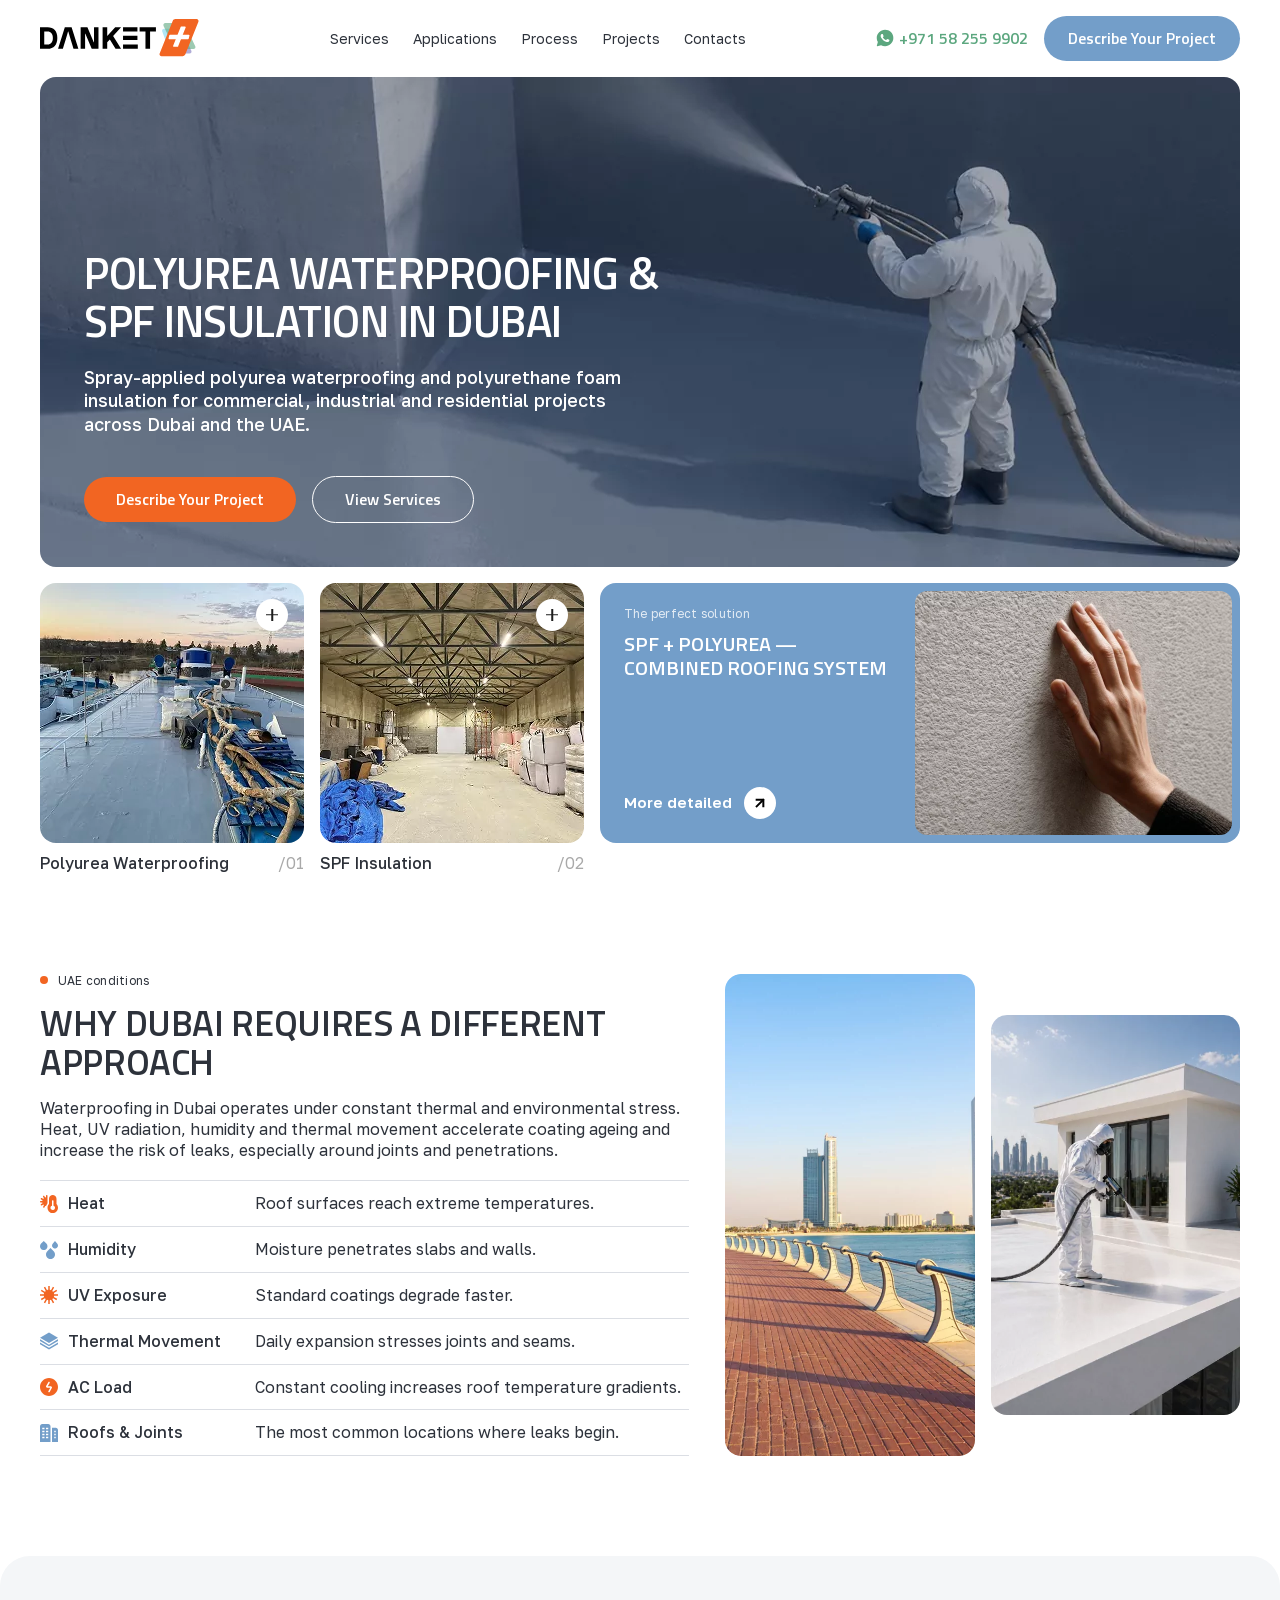
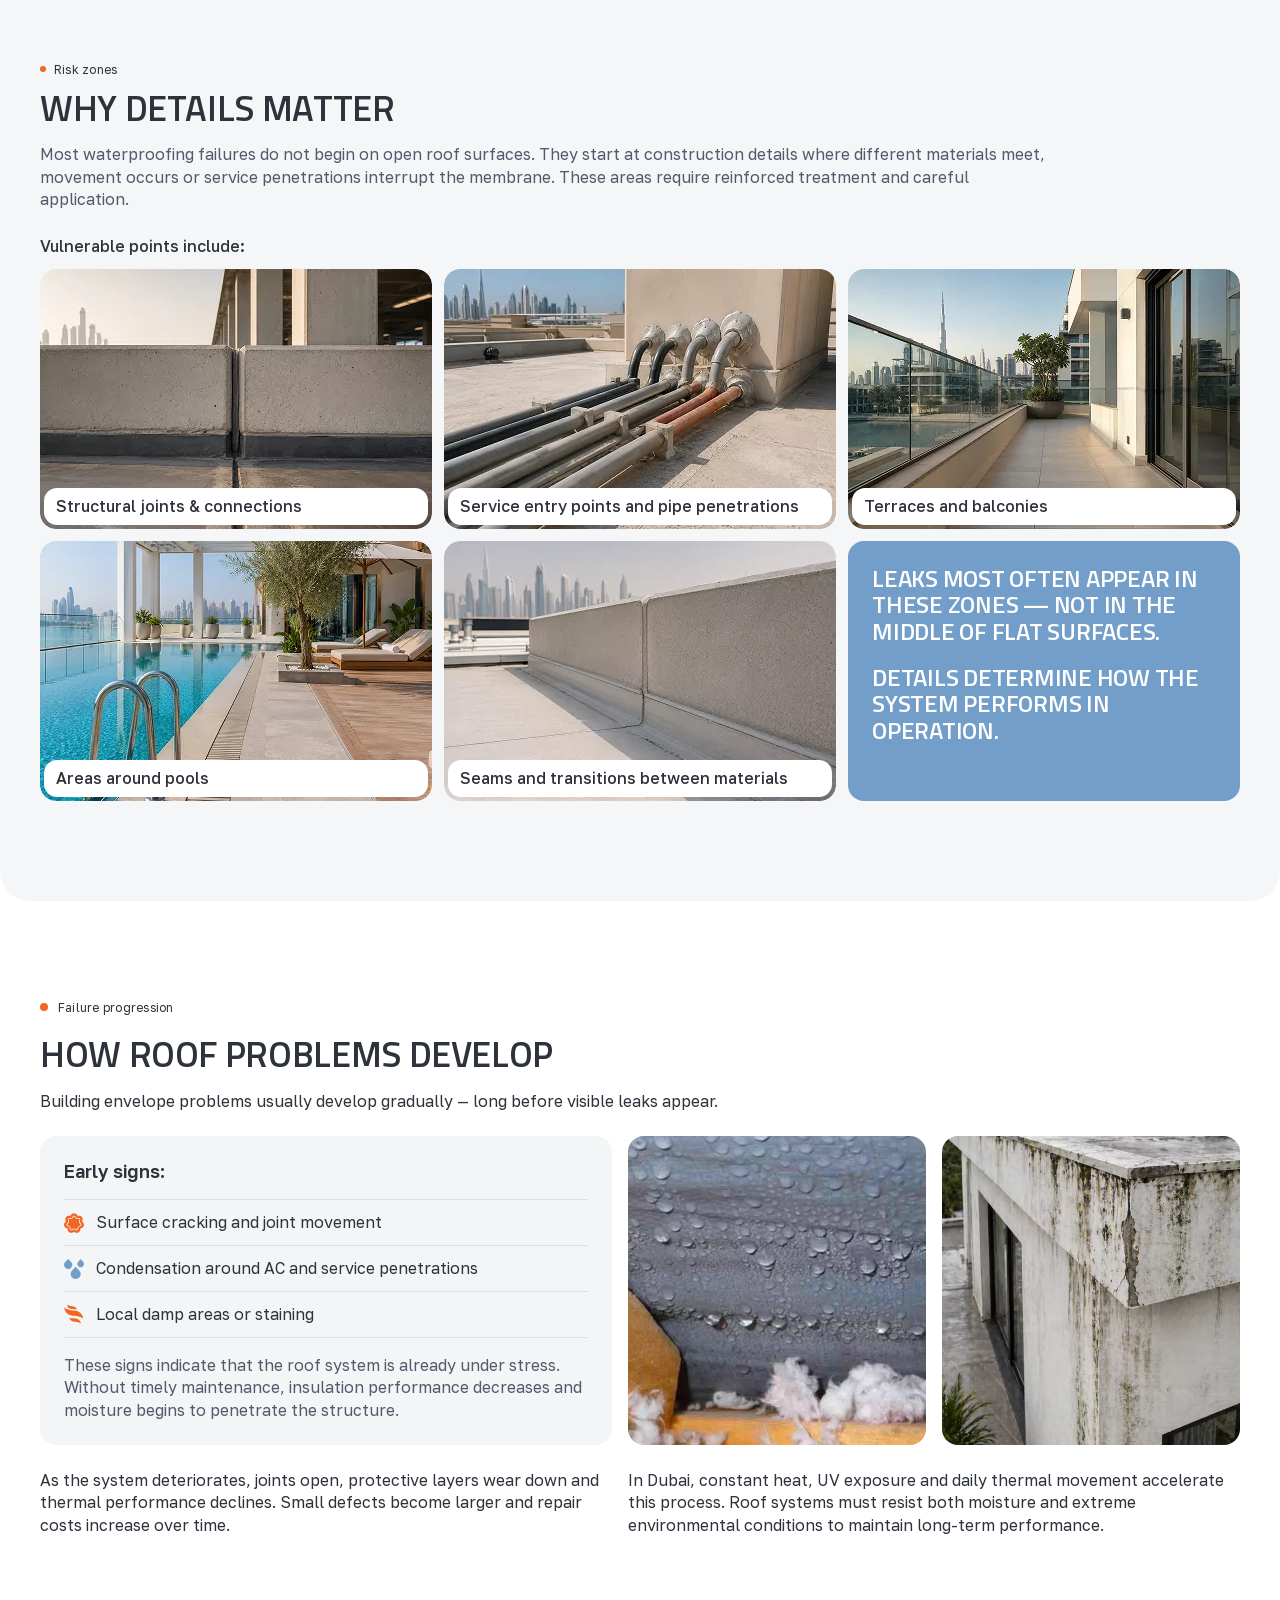
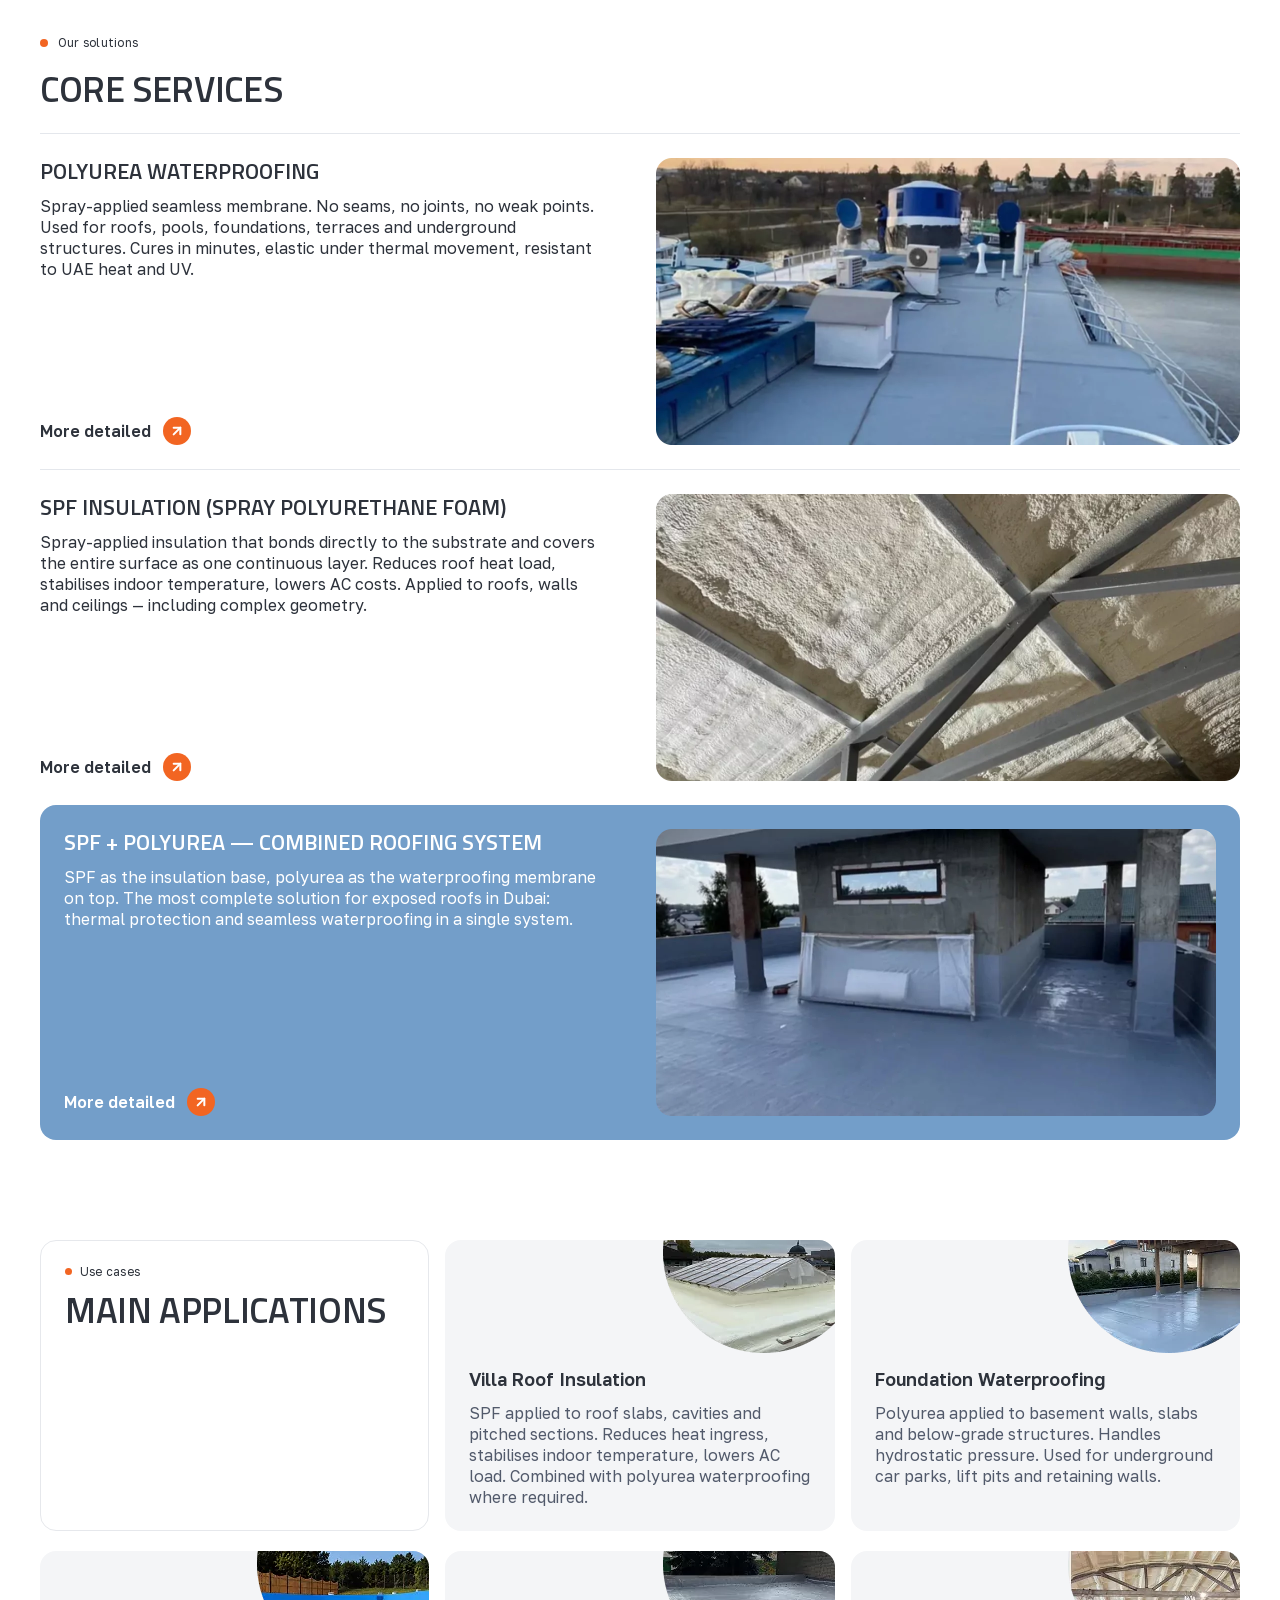
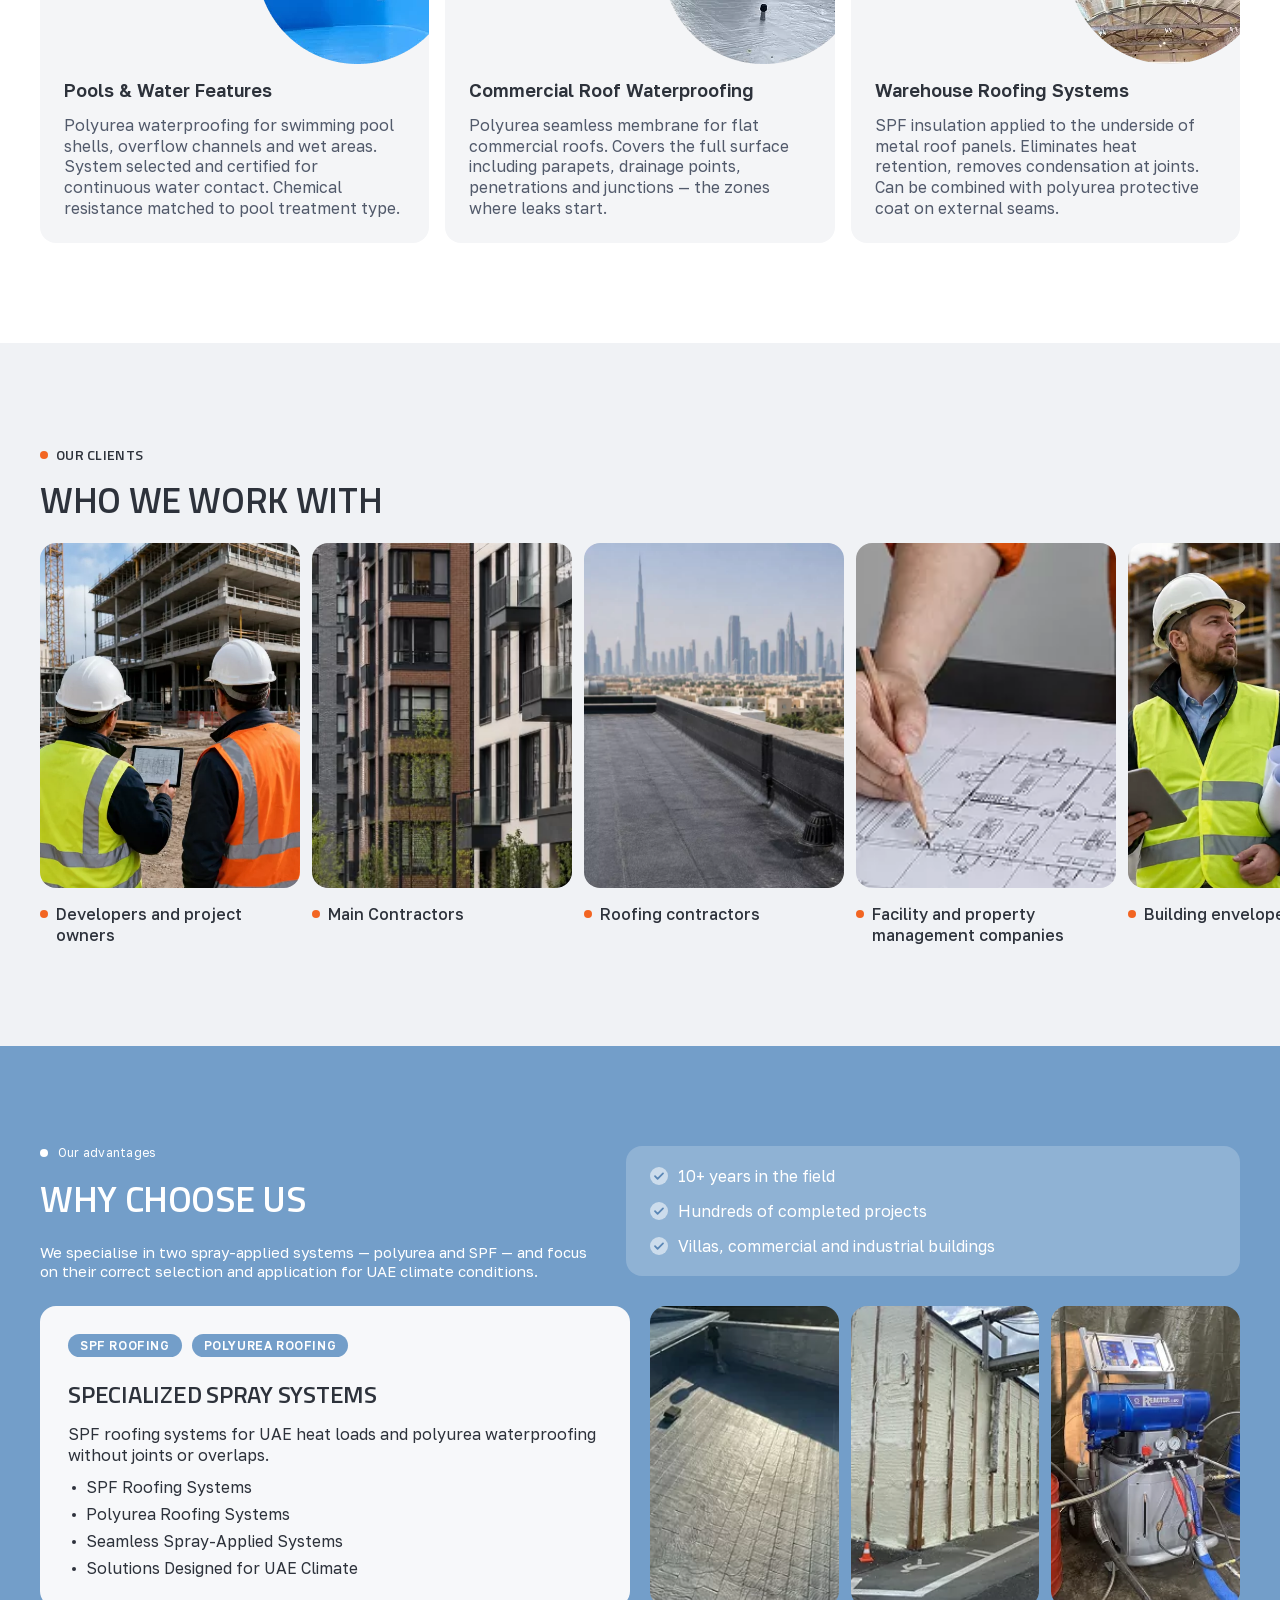
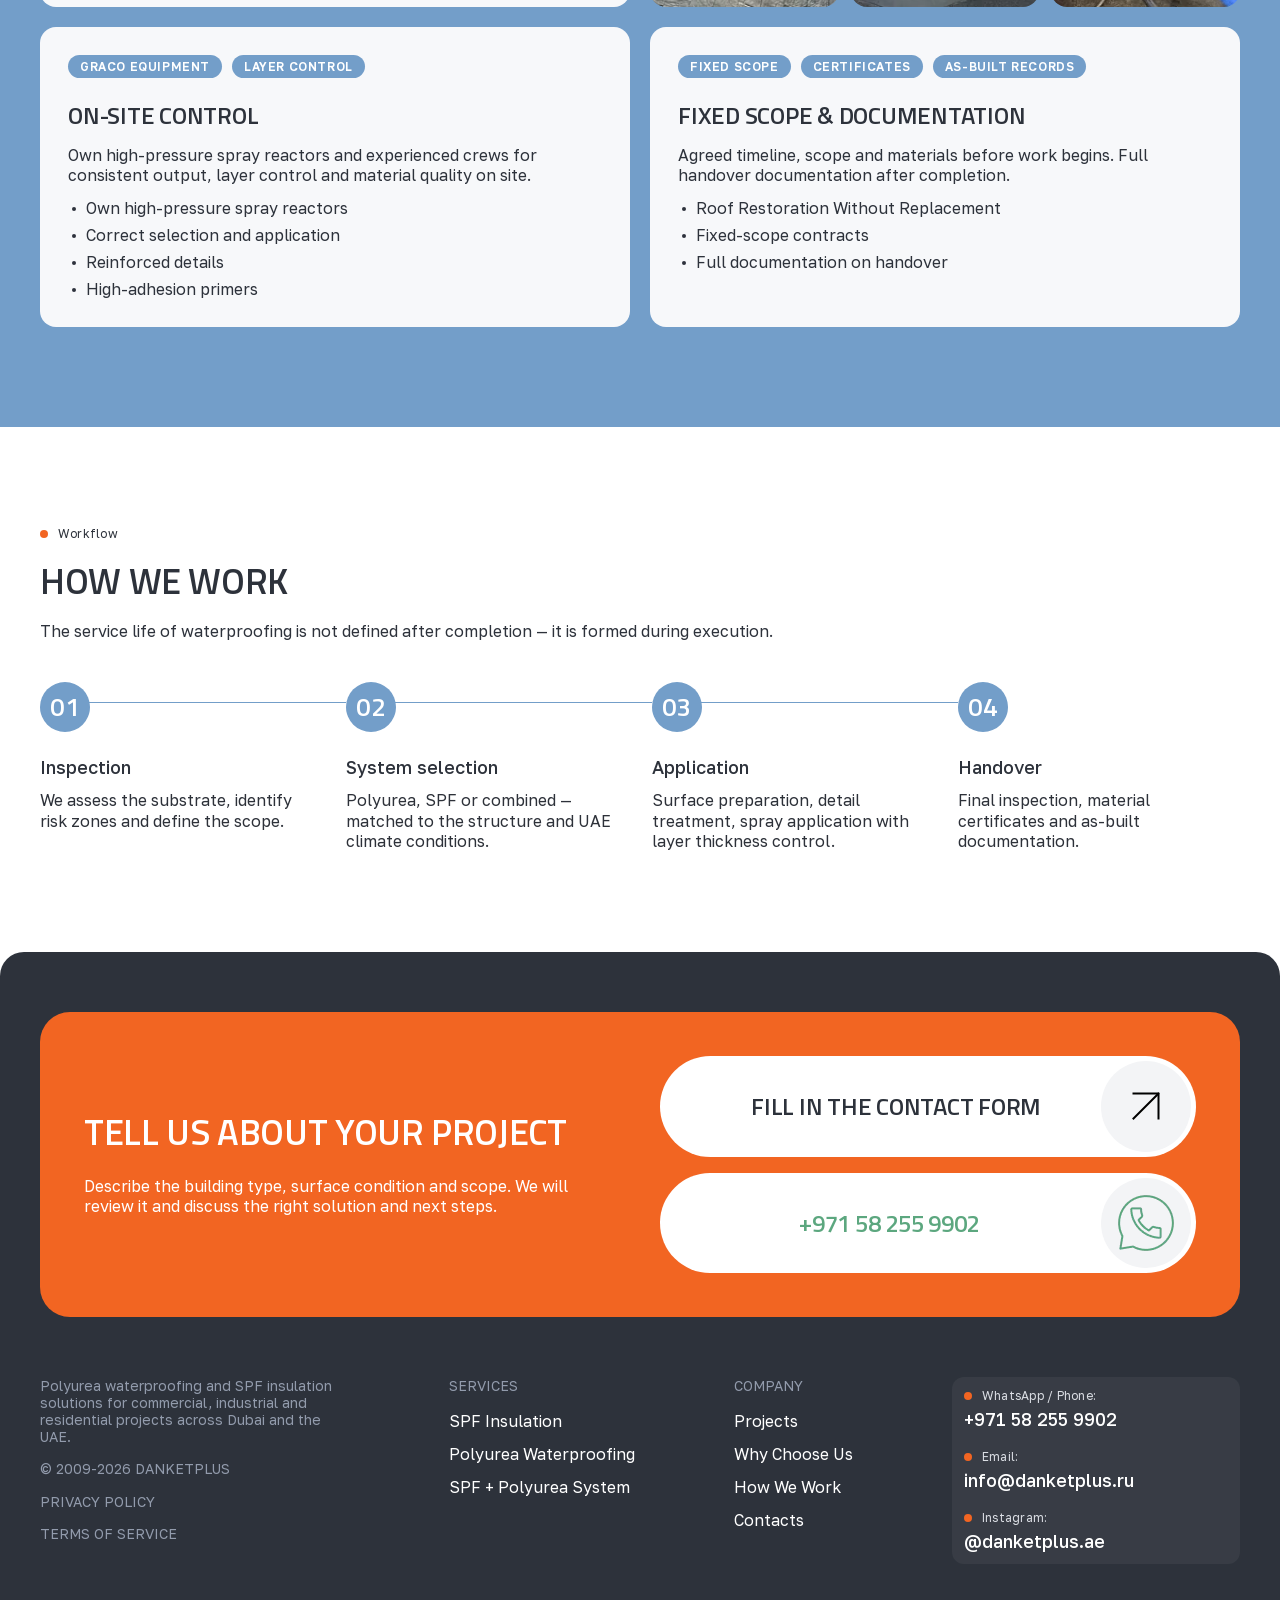
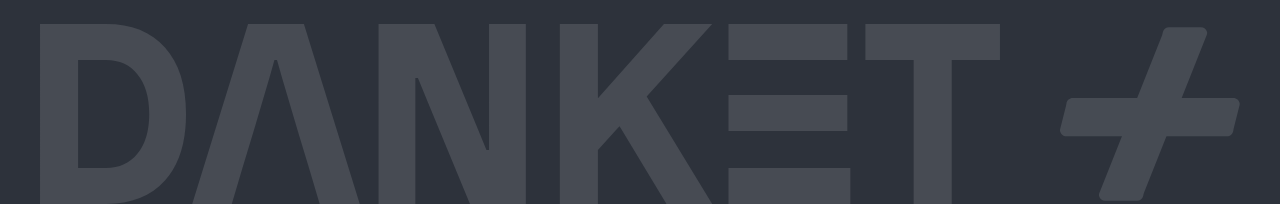
<file: index.html>
<!DOCTYPE html>
<html lang="en">

<head>
    <meta charset="UTF-8">
    <meta name="viewport" content="width=device-width, initial-scale=1.0">
    <meta name="description"
        content="Spray-applied polyurea waterproofing and polyurethane foam insulation for commercial, industrial and residential projects across Dubai and the UAE.">
    <title>Polyurea Waterproofing &amp; SPF Insulation in Dubai — Danket Plus</title>
    <!-- Responsive Preload for LCP Hero Background Images -->
    <link rel="preload" href="assets/images/main-page_main-bg_mobile.webp" as="image" type="image/webp"
        media="(max-width: 480px)">
    <link rel="preload" href="assets/images/main-page_main-bg.webp" as="image" type="image/webp"
        media="(min-width: 481px)">
    <!-- Self-hosted fonts: preloaded so the first paint already has them.
         Only the two faces used above the fold are preloaded. -->
    <link rel="preload" href="assets/fonts/golos-text.woff2" as="font" type="font/woff2" crossorigin>
    <link rel="preload" href="assets/fonts/titillium-web-600.woff2" as="font" type="font/woff2" crossorigin>
    <link rel="stylesheet" href="assets/styles/fonts.css">
    <!-- Swiper: the slider is below the fold, so its CSS must not block first paint -->
    <link rel="stylesheet" href="assets/vendor/swiper-bundle.min.css" media="print"
        onload="this.onload=null;this.media='all'">
    <noscript>
        <link rel="stylesheet" href="assets/vendor/swiper-bundle.min.css">
    </noscript>
    <!-- Main Stylesheet -->
    <link rel="stylesheet" href="assets/styles/style.css">
</head>

<body>
    <div class="wrapper">
        <!-- Sticky Header -->
        <header class="header">
            <div class="container header__container">
                <a href="index.html" class="logo" aria-label="Danket Plus Home">
                    <img src="assets/images/logo.svg" alt="Danket Plus Logo" width="161" height="38">
                    <span class="logo__subtext">ГРУППА КОМПАНИЙ</span>
                </a>

                <nav class="header__nav" aria-label="Main Navigation">
                    <ul class="header__nav-list">
                        <li><a href="#services" class="header__nav-link">Services</a></li>
                        <li><a href="#applications" class="header__nav-link">Applications</a></li>
                        <li><a href="#process" class="header__nav-link">Process</a></li>
                        <li><a href="#projects" class="header__nav-link">Projects</a></li>
                        <li><a href="#contacts" class="header__nav-link">Contacts</a></li>
                    </ul>
                </nav>

                <!-- Desktop Actions -->
                <div class="header__actions">
                    <a href="https://wa.me/971582559902" class="header__whatsapp" target="_blank"
                        rel="noopener noreferrer">
                        <img src="assets/images/watsapp-icon.svg" alt="WhatsApp Icon" width="20" height="20"
                            loading="lazy">
                        <span>+971 58 255 9902</span>
                    </a>
                    <a href="#contact" class="btn btn--primary header__cta">Describe Your Project</a>
                </div>

                <!-- Mobile Hamburger Button -->
                <button class="header__burger" id="burgerToggle" aria-label="Open Menu" aria-expanded="false"
                    aria-controls="mobileMenu">
                    <img src="assets/images/burger-icon.svg" alt="Menu Icon" width="24" height="24">
                </button>
            </div>

            <!-- Mobile Drawer Menu Overlay -->
            <div class="mobile-menu" id="mobileMenu" role="dialog" aria-modal="true"
                aria-label="Mobile Navigation Menu">
                <div class="mobile-menu__backdrop" id="menuBackdrop"></div>
                <div class="mobile-menu__content">
                    <div class="mobile-menu__header">
                        <a href="index.html" class="logo" aria-label="Danket Plus Home">
                            <img src="assets/images/logo.svg" alt="Danket Plus Logo" width="161" height="38">
                            <span class="logo__subtext">ГРУППА КОМПАНИЙ</span>
                        </a>
                        <button class="mobile-menu__close" id="menuClose" aria-label="Close Menu">&times;</button>
                    </div>
                    <nav class="mobile-menu__nav" aria-label="Mobile Navigation Links">
                        <ul class="mobile-menu__list">
                            <li><a href="#services" class="mobile-menu__link">Services</a></li>
                            <li><a href="#applications" class="mobile-menu__link">Applications</a></li>
                            <li><a href="#process" class="mobile-menu__link">Process</a></li>
                            <li><a href="#projects" class="mobile-menu__link">Projects</a></li>
                            <li><a href="#contacts" class="mobile-menu__link">Contacts</a></li>
                        </ul>
                    </nav>
                    <div class="mobile-menu__actions">
                        <a href="https://wa.me/971582559902" class="mobile-menu__whatsapp" target="_blank"
                            rel="noopener noreferrer">
                            <img src="assets/images/watsapp-icon.svg" alt="WhatsApp Icon" width="20" height="20">
                            <span>+971 58 255 9902</span>
                        </a>
                        <a href="#contact" class="btn btn--primary mobile-menu__cta">Describe Your Project</a>
                    </div>
                </div>
            </div>
        </header>

        <!-- Hero Section -->
        <section class="hero hero--main">
            <div class="container">
                <div class="hero_inner">
                    <div class="hero__card">
                        <div class="hero__content">
                            <div class="block__inner">
                                <div class="title-block">
                                    <h1 class="hero__title">Polyurea Waterproofing &amp; SPF Insulation in Dubai</h1>

                                    <p class="hero__text">
                                        Spray-applied polyurea waterproofing and polyurethane foam insulation for
                                        commercial, industrial and residential projects across Dubai and the UAE.
                                    </p>
                                </div>
                                <!-- Hero CTA Actions -->
                                <div class="hero__actions">
                                    <a href="#contact" class="btn btn--accent">Describe Your Project</a>
                                    <a href="#services" class="btn btn--outline">View Services</a>
                                </div>
                            </div>
                        </div>
                    </div>
                </div>
            </div>
        </section>

        <!-- Hero Tiles: two service cards + combined-system promo -->
        <section class="hero-tiles" id="services" aria-label="Our Services">
            <div class="container">
                <div class="hero-tiles__row">
                    <article class="tile-card">
                        <a href="polyurea-waterproofing.html" class="tile-card__media"
                            aria-label="Polyurea Waterproofing">
                            <img src="assets/images/main-hero_bottom-img1.webp"
                                alt="Polyurea waterproofing applied to a vessel deck" width="290" height="260">
                            <span class="tile-card__plus" aria-hidden="true"></span>
                        </a>
                        <div class="tile-card__caption">
                            <span class="tile-card__name">Polyurea Waterproofing</span>
                            <span class="tile-card__num">/01</span>
                        </div>
                    </article>

                    <article class="tile-card">
                        <a href="pu-foam-insulation.html" class="tile-card__media" aria-label="SPF Insulation">
                            <img src="assets/images/main-hero_bottom-img2.webp"
                                alt="SPF insulation sprayed inside a warehouse" width="290" height="260">
                            <span class="tile-card__plus" aria-hidden="true"></span>
                        </a>
                        <div class="tile-card__caption">
                            <span class="tile-card__name">SPF Insulation</span>
                            <span class="tile-card__num">/02</span>
                        </div>
                    </article>

                    <article class="promo-card">
                        <div class="promo-card__body">
                            <div class="promo-card__head">
                                <p class="promo-card__eyebrow">The perfect solution</p>
                                <h2 class="promo-card__title">SPF + Polyurea — combined roofing system</h2>
                            </div>
                            <a href="pu-foam-insulation.html" class="promo-card__link">
                                <span>More detailed</span>
                                <span class="promo-card__arrow">
                                    <img src="assets/images/arrow-up-right2.svg" alt="" width="28" height="28"
                                        loading="lazy">
                                </span>
                            </a>
                        </div>
                        <div class="promo-card__media">
                            <img src="assets/images/main-hero_bottom-img3.webp"
                                alt="Hand touching a sprayed polyurethane foam surface" width="692" height="488"
                                loading="lazy">
                        </div>
                    </article>
                </div>
            </div>
        </section>
        <!-- Why Dubai Requires A Different Approach -->
        <section class="uae-conditions" id="applications">
            <div class="container">
                <div class="uae-conditions__grid">
                    <div class="uae-conditions__info">
                        <p class="uae-conditions__eyebrow">UAE conditions</p>
                        <h2 class="uae-conditions__title">Why Dubai requires a different approach</h2>
                        <p class="uae-conditions__description">
                            Waterproofing in Dubai operates under constant thermal and environmental stress. Heat, UV
                            radiation, humidity and thermal movement accelerate coating ageing and increase the risk of
                            leaks, especially around joints and penetrations.
                        </p>

                        <ul class="uae-conditions__list">
                            <li class="uae-conditions__item">
                                <span class="uae-conditions__head">
                                    <span class="uae-conditions__icon">
                                        <svg xmlns="http://www.w3.org/2000/svg" width="18" height="18"
                                            viewBox="0 0 18 18" fill="none" aria-hidden="true">
                                            <path
                                                d="M18 12.75C17.9982 14.1418 17.4445 15.4762 16.4603 16.4603C15.4762 17.4445 14.1418 17.9982 12.75 18C8.19225 18.0877 5.74875 12.2715 9 9.08325V3.75C9.15825 -1.20675 16.3433 -1.2 16.5 3.75V9.08325C17.4592 10.063 17.9975 11.3789 18 12.75ZM15 12.75C14.9999 12.2848 14.8557 11.831 14.587 11.4512C14.3184 11.0713 13.9386 10.7841 13.5 10.629V6C13.5 5.80109 13.421 5.61032 13.2803 5.46967C13.1397 5.32902 12.9489 5.25 12.75 5.25C12.5511 5.25 12.3603 5.32902 12.2197 5.46967C12.079 5.61032 12 5.80109 12 6V10.629C11.6111 10.7665 11.2674 11.0083 11.0067 11.3279C10.7459 11.6475 10.578 12.0327 10.5213 12.4413C10.4647 12.8499 10.5214 13.2662 10.6854 13.6447C10.8494 14.0232 11.1143 14.3494 11.4511 14.5875C11.7879 14.8257 12.1837 14.9666 12.5953 14.995C13.0068 15.0234 13.4182 14.938 13.7845 14.7484C14.1509 14.5587 14.458 14.272 14.6723 13.9195C14.8867 13.5671 15.0001 13.1625 15 12.75ZM7.5 0.75C7.5 0.551088 7.42098 0.360322 7.28033 0.21967C7.13968 0.0790176 6.94891 0 6.75 0C6.55109 0 6.36032 0.0790176 6.21967 0.21967C6.07902 0.360322 6 0.551088 6 0.75V2.31225C5.72241 2.35886 5.44991 2.43194 5.18625 2.5305L4.404 1.134C4.35813 1.04411 4.2946 0.964406 4.2172 0.899652C4.1398 0.834899 4.05013 0.786432 3.95356 0.757152C3.85698 0.727873 3.75549 0.718384 3.65517 0.729253C3.55484 0.740122 3.45774 0.771126 3.36968 0.820408C3.28162 0.86969 3.20441 0.936237 3.14267 1.01606C3.08093 1.09589 3.03594 1.18735 3.01039 1.28498C2.98484 1.3826 2.97925 1.48438 2.99396 1.58422C3.00867 1.68405 3.04338 1.77989 3.096 1.866L3.888 3.27975C3.6595 3.46862 3.45 3.67937 3.2625 3.909L1.875 3.102C1.7897 3.04565 1.69379 3.00733 1.59314 2.98939C1.4925 2.97146 1.38925 2.97429 1.28974 2.99771C1.19023 3.02114 1.09655 3.06466 1.01447 3.1256C0.932395 3.18654 0.863641 3.26362 0.812436 3.3521C0.761231 3.44059 0.728656 3.5386 0.716711 3.64013C0.704767 3.74166 0.713705 3.84456 0.742977 3.94251C0.77225 4.04046 0.821238 4.1314 0.886932 4.20972C0.952627 4.28805 1.03364 4.35212 1.125 4.398L2.52075 5.21325C2.4276 5.4686 2.35806 5.73195 2.313 6H0.75C0.551088 6 0.360322 6.07902 0.21967 6.21967C0.0790176 6.36032 0 6.55109 0 6.75C0 6.94891 0.0790176 7.13968 0.21967 7.28033C0.360322 7.42098 0.551088 7.5 0.75 7.5H2.31375C2.36055 7.77731 2.43363 8.04953 2.532 8.313L1.134 9.096C1.04411 9.14187 0.964406 9.2054 0.899652 9.2828C0.834899 9.3602 0.786432 9.44987 0.757152 9.54644C0.727873 9.64302 0.718384 9.7445 0.729253 9.84483C0.740122 9.94516 0.771126 10.0423 0.820408 10.1303C0.86969 10.2184 0.936237 10.2956 1.01606 10.3573C1.09589 10.4191 1.18735 10.4641 1.28498 10.4896C1.3826 10.5152 1.48438 10.5208 1.58422 10.506C1.68405 10.4913 1.77989 10.4566 1.866 10.404L3.28125 9.61125C3.46959 9.83996 3.67984 10.0497 3.909 10.2375L3.102 11.625C3.01618 11.7959 2.99888 11.9931 3.05364 12.1763C3.10839 12.3595 3.23107 12.5149 3.39658 12.6107C3.56209 12.7065 3.75793 12.7354 3.94407 12.6916C4.13021 12.6478 4.29259 12.5345 4.398 12.375L5.21325 10.98L5.25 10.9935C6.3105 11.4862 6.60675 9.7575 7.10625 9.0435C7.36442 8.64732 7.50127 8.18437 7.5 7.7115V0.75Z"
                                                fill="#F26522" />
                                        </svg>
                                    </span>
                                    <span class="uae-conditions__label">Heat</span>
                                </span>
                                <span class="uae-conditions__text">Roof surfaces reach extreme temperatures.</span>
                            </li>

                            <li class="uae-conditions__item">
                                <span class="uae-conditions__head">
                                    <span class="uae-conditions__icon">
                                        <svg xmlns="http://www.w3.org/2000/svg" width="18" height="18"
                                            viewBox="0 0 18 18" fill="none" aria-hidden="true">
                                            <path
                                                d="M10.5002 18C9.90904 18.0018 9.32337 17.8862 8.77721 17.6599C8.23106 17.4336 7.73531 17.101 7.31873 16.6815C6.47967 15.8352 6.0089 14.6917 6.0089 13.5C6.0089 12.3083 6.47967 11.1648 7.31873 10.3185L10.5002 6.94575L13.6975 10.3335C14.5292 11.1816 14.9938 12.3229 14.9908 13.5107C14.9879 14.6986 14.5176 15.8375 13.6817 16.6815C13.2652 17.101 12.7694 17.4336 12.2233 17.6599C11.6771 17.8862 11.0914 18.0018 10.5002 18ZM3.75023 9C3.25762 9.00121 2.76966 8.90472 2.31458 8.71613C1.85949 8.52753 1.44633 8.25056 1.09898 7.90125C0.399979 7.1959 0.0078125 6.24304 0.0078125 5.25C0.0078125 4.25696 0.399979 3.3041 1.09898 2.59875L3.75023 0.00524902L6.39548 2.59275C7.09747 3.29737 7.49212 4.25114 7.49324 5.24576C7.49437 6.24038 7.10187 7.19504 6.40148 7.90125C6.05421 8.25066 5.64106 8.52769 5.18596 8.7163C4.73086 8.9049 4.24286 9.00133 3.75023 9ZM15.0002 7.5C14.6061 7.50102 14.2157 7.42386 13.8517 7.27298C13.4876 7.1221 13.1571 6.9005 12.8792 6.621C12.3199 6.05678 12.0061 5.29447 12.0061 4.5C12.0061 3.70553 12.3199 2.94322 12.8792 2.379L14.9867 0.036749L17.1452 2.40375C17.6933 2.9703 17.9978 3.72899 17.9933 4.51727C17.9888 5.30555 17.6758 6.06072 17.1212 6.621C16.8434 6.9005 16.5129 7.1221 16.1488 7.27298C15.7847 7.42386 15.3943 7.50102 15.0002 7.5Z"
                                                fill="#739EC9" />
                                        </svg>
                                    </span>
                                    <span class="uae-conditions__label">Humidity</span>
                                </span>
                                <span class="uae-conditions__text">Moisture penetrates slabs and walls.</span>
                            </li>

                            <li class="uae-conditions__item">
                                <span class="uae-conditions__head">
                                    <span class="uae-conditions__icon">
                                        <svg xmlns="http://www.w3.org/2000/svg" width="18" height="18"
                                            viewBox="0 0 18 18" fill="none">
                                            <g clip-path="url(#clip0_859_5786)">
                                                <path
                                                    d="M14.19 9.75C14.1313 10.1645 14.023 10.5704 13.8675 10.959L17.1562 12.8738L16.4062 14.1705L13.1152 12.2543C12.8678 12.5671 12.5855 12.8507 12.2738 13.0995L14.1923 16.3995L12.8925 17.1532L10.9777 13.86C10.5836 14.0199 10.1712 14.1308 9.75 14.19V18H8.25V14.19C7.83246 14.1313 7.42367 14.0218 7.03275 13.8638L5.12025 17.1532L3.825 16.3988L5.73975 13.1063C5.42639 12.8572 5.14255 12.5731 4.89375 12.2595L1.61025 14.1705L0.85575 12.8738L4.13475 10.9643C3.97793 10.5741 3.86889 10.1664 3.81 9.75H0V8.25H3.81C3.86928 7.83153 3.97909 7.42179 4.137 7.02975L0.8505 5.1165L1.605 3.8205L4.89525 5.736C5.14815 5.41885 5.43681 5.13195 5.7555 4.881L3.8445 1.59525L5.1405 0.84075L7.05 4.12875C7.43579 3.97482 7.83868 3.86781 8.25 3.81V0H9.75V3.81C10.164 3.86868 10.5694 3.97696 10.9575 4.1325L12.8715 0.84075L14.1675 1.59525L12.2535 4.88775C12.57 5.1386 12.8568 5.42469 13.1085 5.7405L16.4085 3.8205L17.163 5.1165L13.863 7.03575C14.0206 7.42583 14.1304 7.83354 14.19 8.25H18V9.75H14.19Z"
                                                    fill="#F26522" />
                                            </g>
                                            <defs>
                                                <clipPath id="clip0_859_5786">
                                                    <rect width="18" height="18" fill="white" />
                                                </clipPath>
                                            </defs>
                                        </svg>
                                    </span>
                                    <span class="uae-conditions__label">UV Exposure</span>
                                </span>
                                <span class="uae-conditions__text">Standard coatings degrade faster.</span>
                            </li>

                            <li class="uae-conditions__item">
                                <span class="uae-conditions__head">
                                    <span class="uae-conditions__icon">
                                        <svg xmlns="http://www.w3.org/2000/svg" width="18" height="18"
                                            viewBox="0 0 18 18" fill="none">
                                            <g clip-path="url(#clip0_946_6274)">
                                                <path
                                                    d="M17.958 5.7465L9 0.375L0.0419998 5.7465L9 11.121L17.958 5.7465Z"
                                                    fill="#739EC9" />
                                                <path
                                                    d="M18 10.4738L9 15.8738L0 10.4738V12.2235L9 17.6228L18 12.2235V10.4738Z"
                                                    fill="#739EC9" />
                                                <path
                                                    d="M18 7.22546L16.1138 8.35721L9 12.6255L1.88625 8.35721L0 7.22546V8.97446L9 14.3745L18 8.97446V7.22546Z"
                                                    fill="#739EC9" />
                                            </g>
                                            <defs>
                                                <clipPath id="clip0_946_6274">
                                                    <rect width="18" height="18" fill="white" />
                                                </clipPath>
                                            </defs>
                                        </svg>
                                    </span>
                                    <span class="uae-conditions__label">Thermal Movement</span>
                                </span>
                                <span class="uae-conditions__text">Daily expansion stresses joints and seams.</span>
                            </li>

                            <li class="uae-conditions__item">
                                <span class="uae-conditions__head">
                                    <span class="uae-conditions__icon">
                                        <svg xmlns="http://www.w3.org/2000/svg" width="18" height="18"
                                            viewBox="0 0 18 18" fill="none">
                                            <g clip-path="url(#clip0_946_6281)">
                                                <path
                                                    d="M9 0C4.035 0 0 4.035 0 9C0 13.965 4.035 18 9 18C13.965 18 18 13.965 18 9C18 4.035 13.965 0 9 0ZM11.7975 10.1175L9.6525 13.875C9.5175 14.115 9.2625 14.25 9 14.25C8.8725 14.25 8.745 14.22 8.625 14.1525C8.265 13.95 8.1375 13.485 8.3475 13.1325L10.2825 9.7575H7.215C6.8325 9.7575 6.4725 9.5775 6.24 9.27C6.0075 8.9625 5.94 8.565 6.0525 8.1975C6.0675 8.145 6.09 8.0925 6.12 8.04L8.3475 4.1325C8.55 3.7725 9.0075 3.645 9.3675 3.855C9.7275 4.0575 9.855 4.515 9.645 4.875L7.7175 8.25H10.7925C11.235 8.25 11.64 8.49 11.85 8.8875C12.06 9.285 12.0375 9.75 11.79 10.1175H11.7975Z"
                                                    fill="#F26522" />
                                            </g>
                                            <defs>
                                                <clipPath id="clip0_946_6281">
                                                    <rect width="18" height="18" fill="white" />
                                                </clipPath>
                                            </defs>
                                        </svg>
                                    </span>
                                    <span class="uae-conditions__label">AC Load</span>
                                </span>
                                <span class="uae-conditions__text">Constant cooling increases roof temperature
                                    gradients.</span>
                            </li>

                            <li class="uae-conditions__item">
                                <span class="uae-conditions__head">
                                    <span class="uae-conditions__icon">
                                        <svg xmlns="http://www.w3.org/2000/svg" width="18" height="18"
                                            viewBox="0 0 18 18" fill="none">
                                            <g clip-path="url(#clip0_946_6313)">
                                                <path
                                                    d="M8.25 0H2.25C1.65326 0 1.08097 0.237053 0.65901 0.65901C0.237053 1.08097 0 1.65326 0 2.25L0 18H10.5V2.25C10.5 1.65326 10.2629 1.08097 9.84099 0.65901C9.41903 0.237053 8.84674 0 8.25 0ZM4.5 14.25H2.25V12.75H4.5V14.25ZM4.5 11.25H2.25V9.75H4.5V11.25ZM4.5 8.25H2.25V6.75H4.5V8.25ZM4.5 5.25H2.25V3.75H4.5V5.25ZM8.25 14.25H6V12.75H8.25V14.25ZM8.25 11.25H6V9.75H8.25V11.25ZM8.25 8.25H6V6.75H8.25V8.25ZM8.25 5.25H6V3.75H8.25V5.25ZM15.75 3.75H12V18H18V6C18 5.40326 17.7629 4.83097 17.341 4.40901C16.919 3.98705 16.3467 3.75 15.75 3.75ZM15.75 14.25H14.25V12.75H15.75V14.25ZM15.75 11.25H14.25V9.75H15.75V11.25ZM15.75 8.25H14.25V6.75H15.75V8.25Z"
                                                    fill="#739EC9" />
                                            </g>
                                            <defs>
                                                <clipPath id="clip0_946_6313">
                                                    <rect width="18" height="18" fill="white" />
                                                </clipPath>
                                            </defs>
                                        </svg>
                                    </span>
                                    <span class="uae-conditions__label">Roofs &amp; Joints</span>
                                </span>
                                <span class="uae-conditions__text">The most common locations where leaks begin.</span>
                            </li>
                        </ul>
                    </div>

                    <div class="uae-conditions__media">
                        <div class="uae-conditions__photo uae-conditions__photo--tall">
                            <img src="assets/images/different-approach_img1.webp"
                                alt="Waterfront promenade in the UAE under strong sunlight" width="498" height="954"
                                loading="lazy">
                        </div>
                        <div class="uae-conditions__photo uae-conditions__photo--short">
                            <img src="assets/images/different-approach_img2.webp"
                                alt="Operator spraying a protective coating on a villa roof" width="498" height="754"
                                loading="lazy">
                        </div>
                    </div>
                </div>
            </div>
        </section>
        <!-- Why Details Matter: risk-zone tiles + closing note -->
        <section class="details-matter" aria-labelledby="details-matter-title">
            <div class="container">
                <p class="details-matter__eyebrow">Risk zones</p>
                <h2 class="section-title" id="details-matter-title">Why details matter</h2>

                <p class="details-matter__text">
                    Most waterproofing failures do not begin on open roof surfaces. They start at construction
                    details where different materials meet, movement occurs or service penetrations interrupt the
                    membrane. These areas require reinforced treatment and careful application.
                </p>

                <p class="details-matter__label">Vulnerable points include:</p>

                <ul class="details-matter__grid">
                    <li class="risk-card">
                        <img src="assets/images/details-matter_img1.webp"
                            alt="Expansion joint between two concrete parapet sections" width="392" height="260"
                            loading="lazy">
                        <span class="risk-card__name">Structural joints &amp; connections</span>
                    </li>

                    <li class="risk-card">
                        <img src="assets/images/details-matter_img2.webp" alt="Service pipes penetrating a rooftop wall"
                            width="392" height="260" loading="lazy">
                        <span class="risk-card__name">Service entry points and pipe penetrations</span>
                    </li>

                    <li class="risk-card">
                        <img src="assets/images/details-matter_img3.webp"
                            alt="Tiled residential terrace with a glass balustrade" width="392" height="260"
                            loading="lazy">
                        <span class="risk-card__name">Terraces and balconies</span>
                    </li>

                    <li class="risk-card">
                        <img src="assets/images/details-matter_img4.webp"
                            alt="Rooftop swimming pool surrounded by stone decking" width="392" height="260"
                            loading="lazy">
                        <span class="risk-card__name">Areas around pools</span>
                    </li>

                    <li class="risk-card">
                        <img src="assets/images/details-matter_img5.webp"
                            alt="Transition seam between a roof deck and its parapet" width="392" height="260"
                            loading="lazy">
                        <span class="risk-card__name">Seams and transitions between materials</span>
                    </li>

                    <li class="risk-note">
                        <p>Leaks most often appear in these zones — not in the middle of flat surfaces.</p>
                        <p>Details determine how the system performs in operation.</p>
                    </li>
                </ul>
            </div>
        </section>






        <!-- How Roof Problems Develop: early-signs card + two photos, closing notes -->
        <section class="roof-problems" aria-labelledby="roof-problems-title">
            <div class="container">
                <p class="roof-problems__eyebrow">Failure progression</p>
                <h2 class="roof-problems__title" id="roof-problems-title">How roof problems develop</h2>
                <p class="roof-problems__lead">
                    Building envelope problems usually develop gradually — long before visible leaks appear.
                </p>

                <div class="roof-problems__grid">
                    <div class="roof-problems__card">
                        <p class="roof-problems__card-title">Early signs:</p>

                        <ul class="roof-problems__signs">
                            <li class="roof-problems__sign">
                                <span class="roof-problems__icon">
                                    <svg xmlns="http://www.w3.org/2000/svg" width="18" height="18" viewBox="0 0 18 18"
                                        fill="none">
                                        <g clip-path="url(#clip0_862_7813)">
                                            <path
                                                d="M14.6927 9.89551C13.509 9.08508 13.1417 7.47584 13.8564 6.23194C14.0718 5.85728 13.8863 5.55504 13.7965 5.44244C13.7068 5.3299 13.4534 5.08188 13.0403 5.20833C12.7807 5.2879 12.5108 5.32834 12.2393 5.32832C11.1293 5.32836 10.0795 4.65427 9.65461 3.57793C9.49591 3.17595 9.14393 3.13257 9 3.13257C8.85603 3.13257 8.50412 3.17595 8.3455 3.57789C7.92056 4.65413 6.87066 5.32825 5.7607 5.32832C5.48927 5.32835 5.21935 5.28791 4.95984 5.20833C4.87937 5.18369 4.80498 5.17325 4.73664 5.17325C4.45409 5.17325 4.27577 5.35181 4.20349 5.44244C4.1137 5.55501 3.92822 5.85728 4.14352 6.23191C4.85831 7.4757 4.49107 9.08494 3.30736 9.89547C2.95084 10.1396 2.98684 10.4925 3.01887 10.6328C3.05089 10.7731 3.17155 11.1066 3.59866 11.1719C5.0168 11.3885 6.04593 12.679 5.94158 14.1099C5.91015 14.5408 6.20849 14.7326 6.33818 14.7951C6.46784 14.8575 6.80389 14.9711 7.12111 14.6779C7.63123 14.2065 8.29846 13.947 9.00004 13.947C9.70165 13.947 10.3689 14.2065 10.8789 14.6778C11.1962 14.9711 11.5322 14.8575 11.6619 14.7951C11.7915 14.7326 12.0899 14.5407 12.0585 14.1098C11.954 12.679 12.9832 11.3885 14.4014 11.1719C14.8285 11.1066 14.9492 10.7731 14.9812 10.6328C15.0132 10.4923 15.0492 10.1396 14.6927 9.89551Z"
                                                fill="#F26522" />
                                            <path
                                                d="M16.6142 7.99576C16.344 7.81076 16.2602 7.44345 16.4233 7.15953C17.0786 6.01934 16.9721 4.61823 16.1522 3.59005C15.3321 2.56176 13.9897 2.14628 12.7324 2.53153C12.4194 2.6274 12.08 2.46399 11.9598 2.15933C11.4768 0.9361 10.315 0.145752 8.99992 0.145752C7.68483 0.145752 6.52306 0.936135 6.04019 2.15933C5.91992 2.46388 5.58031 2.62726 5.26739 2.53149C4.00995 2.14649 2.66761 2.56201 1.84774 3.59008C1.02779 4.6183 0.921369 6.01941 1.57665 7.15956C1.73984 7.44349 1.65596 7.81076 1.38575 7.99579C0.300615 8.73885 -0.211366 10.0474 0.0812747 11.3294C0.37388 12.6116 1.40301 13.5683 2.70302 13.767C3.02674 13.8164 3.26165 14.111 3.23781 14.4375C3.14215 15.7492 3.84595 16.9653 5.03085 17.5359C5.46887 17.7469 5.93483 17.8538 6.41583 17.8538C7.21409 17.8538 7.97951 17.5526 8.57112 17.006C8.81173 16.7837 9.18847 16.7837 9.42883 17.006C10.0326 17.564 10.8019 17.8544 11.5833 17.8543C12.0519 17.8543 12.525 17.7498 12.9691 17.5359C14.154 16.9654 14.8578 15.7492 14.7621 14.4376C14.7383 14.111 14.9733 13.8165 15.297 13.767C16.597 13.5684 17.6261 12.6116 17.9187 11.3295C18.2113 10.0473 17.6992 8.73875 16.6142 7.99576ZM15.6667 10.7892L15.6667 10.7892C15.5637 11.2404 15.2051 11.7603 14.5075 11.8669C13.4495 12.0285 12.6818 12.9912 12.7597 14.0586C12.811 14.7624 12.3838 15.2277 11.9669 15.4285C11.5499 15.6292 10.9199 15.6731 10.4016 15.1942C10.0219 14.8433 9.52417 14.65 8.99996 14.65C8.47578 14.65 7.978 14.8433 7.59824 15.1942C7.30142 15.4686 6.96775 15.5714 6.65855 15.5714C6.428 15.5714 6.21112 15.5143 6.03305 15.4286C5.61613 15.2278 5.18892 14.7625 5.24024 14.0587C5.31812 12.9913 4.55037 12.0285 3.49235 11.8669C2.79485 11.7603 2.43625 11.2404 2.33324 10.7893C2.23031 10.3381 2.32783 9.71402 2.91002 9.31535C3.79304 8.71069 4.06708 7.51014 3.53379 6.58223C3.1822 5.97041 3.36511 5.36586 3.65357 5.00407C3.94203 4.64224 4.4905 4.32935 5.16557 4.536C6.1888 4.84934 7.29836 4.31504 7.69137 3.31962C7.95047 2.66329 8.5372 2.4294 8.99992 2.4294C9.46265 2.4294 10.0494 2.66329 10.3086 3.31966C10.7016 4.31507 11.8109 4.84931 12.8344 4.536C13.509 4.32938 14.0578 4.64224 14.3463 5.00403C14.6348 5.36586 14.8177 5.97041 14.4661 6.58223C13.9329 7.51018 14.2069 8.71069 15.0899 9.31531C15.6722 9.71402 15.7696 10.3381 15.6667 10.7892Z"
                                                fill="#F26522" />
                                        </g>
                                        <defs>
                                            <clipPath id="clip0_862_7813">
                                                <rect width="18" height="18" fill="white" />
                                            </clipPath>
                                        </defs>
                                    </svg>
                                </span>
                                <span class="roof-problems__sign-text">Surface cracking and joint movement</span>
                            </li>

                            <li class="roof-problems__sign">
                                <span class="roof-problems__icon">
                                    <svg xmlns="http://www.w3.org/2000/svg" width="20" height="20" viewBox="0 0 18 18"
                                        fill="none" aria-hidden="true">
                                        <path
                                            d="M10.5002 18C9.90904 18.0018 9.32337 17.8862 8.77721 17.6599C8.23106 17.4336 7.73531 17.101 7.31873 16.6815C6.47967 15.8352 6.0089 14.6917 6.0089 13.5C6.0089 12.3083 6.47967 11.1648 7.31873 10.3185L10.5002 6.94575L13.6975 10.3335C14.5292 11.1816 14.9938 12.3229 14.9908 13.5107C14.9879 14.6986 14.5176 15.8375 13.6817 16.6815C13.2652 17.101 12.7694 17.4336 12.2233 17.6599C11.6771 17.8862 11.0914 18.0018 10.5002 18ZM3.75023 9C3.25762 9.00121 2.76966 8.90472 2.31458 8.71613C1.85949 8.52753 1.44633 8.25056 1.09898 7.90125C0.399979 7.1959 0.0078125 6.24304 0.0078125 5.25C0.0078125 4.25696 0.399979 3.3041 1.09898 2.59875L3.75023 0.00524902L6.39548 2.59275C7.09747 3.29737 7.49212 4.25114 7.49324 5.24576C7.49437 6.24038 7.10187 7.19504 6.40148 7.90125C6.05421 8.25066 5.64106 8.52769 5.18596 8.7163C4.73086 8.9049 4.24286 9.00133 3.75023 9ZM15.0002 7.5C14.6061 7.50102 14.2157 7.42386 13.8517 7.27298C13.4876 7.1221 13.1571 6.9005 12.8792 6.621C12.3199 6.05678 12.0061 5.29447 12.0061 4.5C12.0061 3.70553 12.3199 2.94322 12.8792 2.379L14.9867 0.036749L17.1452 2.40375C17.6933 2.9703 17.9978 3.72899 17.9933 4.51727C17.9888 5.30555 17.6758 6.06072 17.1212 6.621C16.8434 6.9005 16.5129 7.1221 16.1488 7.27298C15.7847 7.42386 15.3943 7.50102 15.0002 7.5Z"
                                            fill="#739EC9" />
                                    </svg>
                                </span>
                                <span class="roof-problems__sign-text">Condensation around AC and service
                                    penetrations</span>
                            </li>

                            <li class="roof-problems__sign">
                                <span class="roof-problems__icon">
                                    <svg xmlns="http://www.w3.org/2000/svg" width="18" height="18" viewBox="0 0 18 18"
                                        fill="none">
                                        <g clip-path="url(#clip0_862_7826)">
                                            <mask id="mask0_862_7826" style="mask-type:luminance"
                                                maskUnits="userSpaceOnUse" x="0" y="0" width="18" height="18">
                                                <path d="M0 5.34058e-05H17.9999V18H0V5.34058e-05Z" fill="white" />
                                            </mask>
                                            <g mask="url(#mask0_862_7826)">
                                                <path
                                                    d="M8.291 12.8601C7.1524 12.808 5.80575 12.9364 4.75915 12.3802C5.03949 13.3092 5.53475 14.1331 6.33724 14.7576C7.51549 15.6745 8.81442 15.8262 10.243 15.9474C11.8278 16.0819 13.5385 16.2425 15.2072 17.5789C14.9104 15.5379 13.69 13.9981 11.7199 13.3383C10.6073 12.9658 9.45435 12.9134 8.291 12.8601Z"
                                                    fill="#F26522" />
                                                <path
                                                    d="M6.39411 4.39633C7.03777 4.50401 7.69288 4.55343 8.38649 4.60572C9.45683 4.68644 10.5594 4.76989 11.6735 5.0795C11.2721 3.67713 10.2962 2.62731 8.84106 2.14004C7.89069 1.82178 6.89328 1.89567 5.91215 1.73151C4.75422 1.53779 3.54681 1.1793 2.70974 0.474131C2.82363 1.26185 3.26433 2.88075 4.30752 3.93401C4.94382 4.11572 5.63967 4.27009 6.39411 4.39633Z"
                                                    fill="#F26522" />
                                                <path
                                                    d="M9.34186 10.6035C11.9027 10.8207 14.6621 11.0835 17.3592 13.2449C16.8816 9.94562 14.9103 7.45634 11.7268 6.39031C9.93009 5.78865 8.04451 5.92838 6.18967 5.61802C4.00052 5.25176 1.71791 4.57406 0.135411 3.2409C0.446211 5.39007 1.29289 7.32668 3.03468 8.68206C4.93735 10.1627 7.0349 10.4078 9.34186 10.6035Z"
                                                    fill="#F26522" />
                                            </g>
                                        </g>
                                        <defs>
                                            <clipPath id="clip0_862_7826">
                                                <rect width="18" height="18" fill="white" />
                                            </clipPath>
                                        </defs>
                                    </svg>
                                </span>
                                <span class="roof-problems__sign-text">Local damp areas or staining</span>
                            </li>
                        </ul>

                        <p class="roof-problems__card-text">
                            These signs indicate that the roof system is already under stress. Without timely
                            maintenance, insulation performance decreases and moisture begins to penetrate the
                            structure.
                        </p>
                    </div>

                    <div class="roof-problems__photo">
                        <img src="assets/images/roof-problems_img.webp"
                            alt="Condensation running down roof sheeting above damp insulation" width="597" height="574"
                            loading="lazy">
                    </div>

                    <div class="roof-problems__photo">
                        <img src="assets/images/roof-problems_img2.webp"
                            alt="Cracked and stained concrete parapet on a weathered building" width="597" height="574"
                            loading="lazy">
                    </div>
                </div>

                <div class="roof-problems__notes">
                    <p class="roof-problems__note">
                        As the system deteriorates, joints open, protective layers wear down and thermal performance
                        declines. Small defects become larger and repair costs increase over time.
                    </p>
                    <p class="roof-problems__note">
                        In Dubai, constant heat, UV exposure and daily thermal movement accelerate this process. Roof
                        systems must resist both moisture and extreme environmental conditions to maintain long-term
                        performance.
                    </p>
                </div>
            </div>
        </section>

        <!-- Core Services: two service rows plus the combined-system row.
             Hidden below 768px — see .core-services in style.scss. -->
        <section class="core-services" aria-labelledby="core-services-title">
            <div class="container">
                <p class="core-services__eyebrow">Our solutions</p>
                <h2 class="core-services__title" id="core-services-title">Core services</h2>

                <article class="core-services__row">
                    <div class="core-services__body">
                        <div class="core-services__head">
                            <h3 class="core-services__name">Polyurea waterproofing</h3>
                            <p class="core-services__text">
                                Spray-applied seamless membrane. No seams, no joints, no weak points. Used for roofs,
                                pools, foundations, terraces and underground structures. Cures in minutes, elastic
                                under thermal movement, resistant to UAE heat and UV.
                            </p>
                        </div>
                        <a href="polyurea-waterproofing.html" class="core-services__link">
                            <span>More detailed</span>
                            <span class="core-services__arrow" aria-hidden="true">
                                <svg width="16" height="16" viewBox="0 0 16 16" fill="none"
                                    xmlns="http://www.w3.org/2000/svg">
                                    <path d="M4.66675 11.3333L11.3334 4.66663" stroke="#FFF" stroke-width="2"
                                        stroke-linecap="round" stroke-linejoin="round" />
                                    <path d="M4.66675 4.66663H11.3334V11.3333" stroke="#FFF" stroke-width="2"
                                        stroke-linecap="round" stroke-linejoin="round" />
                                </svg>
                            </span>
                        </a>
                    </div>

                    <div class="core-services__media">
                        <img src="assets/images/core-services_img1.webp"
                            alt="Polyurea membrane sprayed across a vessel deck" width="584" height="287"
                            loading="lazy">
                    </div>
                </article>

                <article class="core-services__row">
                    <div class="core-services__body">
                        <div class="core-services__head">
                            <h3 class="core-services__name">SPF insulation (spray polyurethane foam)</h3>
                            <p class="core-services__text">
                                Spray-applied insulation that bonds directly to the substrate and covers the entire
                                surface as one continuous layer. Reduces roof heat load, stabilises indoor
                                temperature, lowers AC costs. Applied to roofs, walls and ceilings — including complex
                                geometry.
                            </p>
                        </div>
                        <a href="pu-foam-insulation.html" class="core-services__link">
                            <span>More detailed</span>
                            <span class="core-services__arrow" aria-hidden="true">
                                <svg width="16" height="16" viewBox="0 0 16 16" fill="none"
                                    xmlns="http://www.w3.org/2000/svg">
                                    <path d="M4.66675 11.3333L11.3334 4.66663" stroke="#FFF" stroke-width="2"
                                        stroke-linecap="round" stroke-linejoin="round" />
                                    <path d="M4.66675 4.66663H11.3334V11.3333" stroke="#FFF" stroke-width="2"
                                        stroke-linecap="round" stroke-linejoin="round" />
                                </svg>
                            </span>
                        </a>
                    </div>

                    <div class="core-services__media">
                        <img src="assets/images/core-services_img2.webp"
                            alt="Spray polyurethane foam applied to a warehouse roof deck" width="584" height="287"
                            loading="lazy">
                    </div>
                </article>

                <article class="core-services__row core-services__row--combined">
                    <div class="core-services__body">
                        <div class="core-services__head">
                            <h3 class="core-services__name">SPF + Polyurea — combined roofing system</h3>
                            <p class="core-services__text">
                                SPF as the insulation base, polyurea as the waterproofing membrane on top. The most
                                complete solution for exposed roofs in Dubai: thermal protection and seamless
                                waterproofing in a single system.
                            </p>
                        </div>
                        <a href="pu-foam-insulation.html" class="core-services__link">
                            <span>More detailed</span>
                            <span class="core-services__arrow" aria-hidden="true">
                                <svg width="16" height="16" viewBox="0 0 16 16" fill="none"
                                    xmlns="http://www.w3.org/2000/svg">
                                    <path d="M4.66675 11.3333L11.3334 4.66663" stroke="#FFF" stroke-width="2"
                                        stroke-linecap="round" stroke-linejoin="round" />
                                    <path d="M4.66675 4.66663H11.3334V11.3333" stroke="#FFF" stroke-width="2"
                                        stroke-linecap="round" stroke-linejoin="round" />
                                </svg>
                            </span>
                        </a>
                    </div>

                    <div class="core-services__media">
                        <img src="assets/images/core-services_img3.webp"
                            alt="Completed combined SPF and polyurea roof on a concrete structure" width="560"
                            height="287" loading="lazy">
                    </div>
                </article>
            </div>
        </section>

        <!-- Main Applications: intro cell plus five use-case cards -->
        <section class="applications" aria-labelledby="applications-title">
            <div class="container">
                <ul class="applications__grid">
                    <li class="applications__intro">
                        <p class="applications__eyebrow">Use cases</p>
                        <h2 class="applications__title" id="applications-title">Main applications</h2>
                    </li>

                    <li class="app-card">
                        <img class="app-card__media" src="assets/images/main-aplications_img1.webp"
                            alt="Spray foam insulation applied over a villa roof slab" width="172" height="113"
                            loading="lazy">
                        <h3 class="app-card__title">Villa Roof Insulation</h3>
                        <p class="app-card__text">
                            SPF applied to roof slabs, cavities and pitched sections. Reduces heat ingress, stabilises
                            indoor temperature, lowers AC load. Combined with polyurea waterproofing where required.
                        </p>
                    </li>

                    <li class="app-card">
                        <img class="app-card__media" src="assets/images/main-aplications_img2.webp"
                            alt="Coated below-grade slab beside a residential building" width="172" height="113"
                            loading="lazy">
                        <h3 class="app-card__title">Foundation Waterproofing</h3>
                        <p class="app-card__text">
                            Polyurea applied to basement walls, slabs and below-grade structures. Handles hydrostatic
                            pressure. Used for underground car parks, lift pits and retaining walls.
                        </p>
                    </li>

                    <li class="app-card">
                        <img class="app-card__media" src="assets/images/main-aplications_img3.webp"
                            alt="Swimming pool shell finished with blue polyurea coating" width="172" height="113"
                            loading="lazy">
                        <h3 class="app-card__title">Pools &amp; Water Features</h3>
                        <p class="app-card__text">
                            Polyurea waterproofing for swimming pool shells, overflow channels and wet areas. System
                            selected and certified for continuous water contact. Chemical resistance matched to pool
                            treatment type.
                        </p>
                    </li>

                    <li class="app-card">
                        <img class="app-card__media" src="assets/images/main-aplications_img4.webp"
                            alt="Flat commercial roof with a seamless grey membrane" width="172" height="113"
                            loading="lazy">
                        <h3 class="app-card__title">Commercial Roof Waterproofing</h3>
                        <p class="app-card__text">
                            Polyurea seamless membrane for flat commercial roofs. Covers the full surface including
                            parapets, drainage points, penetrations and junctions — the zones where leaks start.
                        </p>
                    </li>

                    <li class="app-card">
                        <img class="app-card__media" src="assets/images/main-aplications_img5.webp"
                            alt="Insulated underside of a warehouse metal roof structure" width="172" height="113"
                            loading="lazy">
                        <h3 class="app-card__title">Warehouse Roofing Systems</h3>
                        <p class="app-card__text">
                            SPF insulation applied to the underside of metal roof panels. Eliminates heat retention,
                            removes condensation at joints. Can be combined with polyurea protective coat on external
                            seams.
                        </p>
                    </li>
                </ul>
            </div>
        </section>








        <!-- Who We Work With: the .orders slider in its home-page variant, where the
             eyebrow, the short title and the long labels are shown at every width. -->
        <section class="orders orders--clients">
            <div class="container">
                <span class="orders__eyebrow">
                    <img src="assets/images/red-dot.svg" alt="" class="orders__eyebrow-dot" width="8" height="8"
                        loading="lazy">
                    Our Clients
                </span>
                <h2 class="section-title orders__title">Who we work with</h2>

                <div class="orders__slider swiper">
                    <div class="swiper-wrapper">
                        <div class="swiper-slide orders__slide">
                            <figure class="orders-card">
                                <img src="assets/images/orders-section_img2.webp" alt="Two site engineers reviewing plans on a tablet"
                                    class="orders-card__img" width="270" height="358" loading="lazy">
                                <figcaption class="orders-card__caption">
                                    <img src="assets/images/red-dot.svg" alt="" class="orders-card__dot" width="8"
                                        height="8" loading="lazy">
                                    <span class="orders-card__label">Developers and project owners</span>
                                </figcaption>
                            </figure>
                        </div>
                        <div class="swiper-slide orders__slide">
                            <figure class="orders-card">
                                <img src="assets/images/orders-section_img1.webp" alt="Residential development facade"
                                    class="orders-card__img" width="270" height="358" loading="lazy">
                                <figcaption class="orders-card__caption">
                                    <img src="assets/images/red-dot.svg" alt="" class="orders-card__dot" width="8"
                                        height="8" loading="lazy">
                                    <span class="orders-card__label">Main Contractors</span>
                                </figcaption>
                            </figure>
                        </div>
                        <div class="swiper-slide orders__slide">
                            <figure class="orders-card">
                                <img src="assets/images/orders-section_img3.webp" alt="Flat roof waterproofing overlooking the Dubai skyline"
                                    class="orders-card__img" width="270" height="358" loading="lazy">
                                <figcaption class="orders-card__caption">
                                    <img src="assets/images/red-dot.svg" alt="" class="orders-card__dot" width="8"
                                        height="8" loading="lazy">
                                    <span class="orders-card__label">Roofing contractors</span>
                                </figcaption>
                            </figure>
                        </div>
                        <div class="swiper-slide orders__slide">
                            <figure class="orders-card">
                                <img src="assets/images/orders-section_img7.webp" alt="Engineer marking up a building drawing"
                                    class="orders-card__img" width="270" height="358" loading="lazy">
                                <figcaption class="orders-card__caption">
                                    <img src="assets/images/red-dot.svg" alt="" class="orders-card__dot" width="8"
                                        height="8" loading="lazy">
                                    <span class="orders-card__label">Facility and property management companies</span>
                                </figcaption>
                            </figure>
                        </div>
                        <div class="swiper-slide orders__slide">
                            <figure class="orders-card">
                                <img src="assets/images/orders-section_img5.webp" alt="Site engineer holding drawings on a construction site"
                                    class="orders-card__img" width="270" height="358" loading="lazy">
                                <figcaption class="orders-card__caption">
                                    <img src="assets/images/red-dot.svg" alt="" class="orders-card__dot" width="8"
                                        height="8" loading="lazy">
                                    <span class="orders-card__label">Building envelope contractors</span>
                                </figcaption>
                            </figure>
                        </div>
                        <div class="swiper-slide orders__slide">
                            <figure class="orders-card">
                                <img src="assets/images/orders-section_img4.webp" alt="Empty industrial warehouse interior"
                                    class="orders-card__img" width="270" height="358" loading="lazy">
                                <figcaption class="orders-card__caption">
                                    <img src="assets/images/red-dot.svg" alt="" class="orders-card__dot" width="8"
                                        height="8" loading="lazy">
                                    <span class="orders-card__label">Industrial Operators</span>
                                </figcaption>
                            </figure>
                        </div>
                        <div class="swiper-slide orders__slide">
                            <figure class="orders-card">
                                <img src="assets/images/orders-section_img6.webp" alt="Rooftop swimming pool beside a residential tower"
                                    class="orders-card__img" width="270" height="358" loading="lazy">
                                <figcaption class="orders-card__caption">
                                    <img src="assets/images/red-dot.svg" alt="" class="orders-card__dot" width="8"
                                        height="8" loading="lazy">
                                    <span class="orders-card__label">Property Owners</span>
                                </figcaption>
                            </figure>
                        </div>
                    </div>
                </div>
            </div>
        </section>







        <!-- Why Choose Us -->
        <section class="advantages" aria-labelledby="advantages-title">
            <div class="container">
                <div class="advantages__top">
                    <div class="advantages__intro">
                        <p class="advantages__eyebrow">Our advantages</p>
                        <h2 class="advantages__title" id="advantages-title">Why choose us</h2>
                        <p class="advantages__description">
                            We specialise in two spray-applied systems — polyurea and SPF — and focus on their correct
                            selection and application for UAE climate conditions.
                        </p>
                    </div>

                    <ul class="advantages__stats">
                        <li class="advantages__stat">
                            <span class="advantages__stat-icon">
                                <svg xmlns="http://www.w3.org/2000/svg" width="18" height="18" viewBox="0 0 18 18"
                                    fill="none" aria-hidden="true">
                                    <circle cx="9" cy="9" r="9" fill="#FFFFFF" fill-opacity="0.55" />
                                    <path d="M5 9.2L7.6 11.8L13 6.4" stroke="#5B87B6" stroke-width="1.8"
                                        stroke-linecap="round" stroke-linejoin="round" />
                                </svg>
                            </span>
                            <span>10+ years in the field</span>
                        </li>
                        <li class="advantages__stat">
                            <span class="advantages__stat-icon">
                                <svg xmlns="http://www.w3.org/2000/svg" width="18" height="18" viewBox="0 0 18 18"
                                    fill="none" aria-hidden="true">
                                    <circle cx="9" cy="9" r="9" fill="#FFFFFF" fill-opacity="0.55" />
                                    <path d="M5 9.2L7.6 11.8L13 6.4" stroke="#5B87B6" stroke-width="1.8"
                                        stroke-linecap="round" stroke-linejoin="round" />
                                </svg>
                            </span>
                            <span>Hundreds of completed projects</span>
                        </li>
                        <li class="advantages__stat">
                            <span class="advantages__stat-icon">
                                <svg xmlns="http://www.w3.org/2000/svg" width="18" height="18" viewBox="0 0 18 18"
                                    fill="none" aria-hidden="true">
                                    <circle cx="9" cy="9" r="9" fill="#FFFFFF" fill-opacity="0.55" />
                                    <path d="M5 9.2L7.6 11.8L13 6.4" stroke="#5B87B6" stroke-width="1.8"
                                        stroke-linecap="round" stroke-linejoin="round" />
                                </svg>
                            </span>
                            <span>Villas, commercial and industrial buildings</span>
                        </li>
                    </ul>
                </div>

                <div class="advantages__grid">
                    <article class="adv-card">
                        <div class="adv-card__chips">
                            <span class="adv-card__chip">SPF Roofing</span>
                            <span class="adv-card__chip">Polyurea Roofing</span>
                        </div>
                        <h3 class="adv-card__title">Specialized spray systems</h3>
                        <p class="adv-card__text">
                            SPF roofing systems for UAE heat loads and polyurea waterproofing without joints or
                            overlaps.
                        </p>
                        <ul class="adv-card__list">
                            <li>SPF Roofing Systems</li>
                            <li>Polyurea Roofing Systems</li>
                            <li>Seamless Spray-Applied Systems</li>
                            <li>Solutions Designed for UAE Climate</li>
                        </ul>
                    </article>

                    <div class="advantages__photos">
                        <div class="advantages__photo">
                            <img src="assets/images/why-choose-us_img1.webp"
                                alt="Coated roof surface after spray application" width="378" height="566"
                                loading="lazy">
                        </div>
                        <div class="advantages__photo">
                            <img src="assets/images/why-choose-us_img2.webp" alt="Sprayed foam insulation on a facade"
                                width="378" height="566" loading="lazy">
                        </div>
                        <div class="advantages__photo advantages__photo--wide-only">
                            <img src="assets/images/why-choose-us_img3.webp" alt="High-pressure spray reactor on site"
                                width="378" height="566" loading="lazy">
                        </div>
                    </div>

                    <article class="adv-card">
                        <div class="adv-card__chips">
                            <span class="adv-card__chip">Graco Equipment</span>
                            <span class="adv-card__chip">Layer Control</span>
                        </div>
                        <h3 class="adv-card__title">On-site control</h3>
                        <p class="adv-card__text">
                            Own high-pressure spray reactors and experienced crews for consistent output, layer control
                            and material quality on site.
                        </p>
                        <ul class="adv-card__list">
                            <li>Own high-pressure spray reactors</li>
                            <li>Correct selection and application</li>
                            <li>Reinforced details</li>
                            <li>High-adhesion primers</li>
                        </ul>
                    </article>

                    <article class="adv-card">
                        <div class="adv-card__chips">
                            <span class="adv-card__chip">Fixed Scope</span>
                            <span class="adv-card__chip">Certificates</span>
                            <span class="adv-card__chip">As-built Records</span>
                        </div>
                        <h3 class="adv-card__title">Fixed scope &amp; documentation</h3>
                        <p class="adv-card__text">
                            Agreed timeline, scope and materials before work begins. Full handover documentation after
                            completion.
                        </p>
                        <ul class="adv-card__list">
                            <li>Roof Restoration Without Replacement</li>
                            <li>Fixed-scope contracts</li>
                            <li>Full documentation on handover</li>
                        </ul>
                    </article>
                </div>
            </div>
        </section>

        <!-- Enquiries Section -->
        <!-- How We Work: the shared steps component with the home-page variant -->
        <section class="steps-section steps-section--workflow" id="process">
            <div class="container">
                <p class="steps-eyebrow">Workflow</p>
                <h2 class="section-title">How we work</h2>
                <p class="steps-lead">
                    The service life of waterproofing is not defined after completion — it is formed during execution.
                </p>

                <div class="steps-container">
                    <div class="step-item">
                        <div class="step-circle">01</div>
                        <div class="step-content">
                            <h3 class="step-title">Inspection</h3>
                            <p class="step-description">We assess the substrate, identify risk zones and define the
                                scope.</p>
                        </div>
                    </div>
                    <div class="step-item">
                        <div class="step-circle">02</div>
                        <div class="step-content">
                            <h3 class="step-title">System selection</h3>
                            <p class="step-description">Polyurea, SPF or combined — matched to the structure and UAE
                                climate conditions.</p>
                        </div>
                    </div>
                    <div class="step-item">
                        <div class="step-circle">03</div>
                        <div class="step-content">
                            <h3 class="step-title">Application</h3>
                            <p class="step-description">Surface preparation, detail treatment, spray application with
                                layer thickness control.</p>
                        </div>
                    </div>
                    <div class="step-item">
                        <div class="step-circle">04</div>
                        <div class="step-content">
                            <h3 class="step-title">Handover</h3>
                            <p class="step-description">Final inspection, material certificates and as-built
                                documentation.</p>
                        </div>
                    </div>
                </div>
            </div>
        </section>



        <!-- Footer -->
        <footer class="footer">
            <div class="container">
                <!-- Footer Orange CTA Card -->
                <div class="footer-cta">
                    <div class="footer-cta__content">
                        <h2 class="footer-cta__title footer-cta__title--desktop">Tell us about your project</h2>
                        <h2 class="footer-cta__title footer-cta__title--mobile">Tell us about your project</h2>
                        <p class="footer-cta__description">Describe the building type, surface condition and scope. We
                            will review it and discuss the right solution and next steps.</p>
                    </div>
                    <div class="footer-cta__actions">
                        <a href="#contact" class="footer-cta__btn">
                            <span class="footer-cta__btn-text footer-cta__btn-text--desktop">Fill in the Contact
                                Form</span>
                            <span class="footer-cta__btn-text footer-cta__btn-text--mobile">Describe Your Project</span>
                            <span class="footer-cta__btn-icon">
                                <img src="assets/images/arrow-up-right.svg" alt="arrow-up-right.svg" width="60"
                                    height="60" loading="lazy">
                            </span>
                        </a>
                        <a href="https://wa.me/971582559902" class="footer-cta__btn" target="_blank">
                            <span class="footer-cta__btn-text footer-cta__btn-text--green">+971 58 255 9902</span>
                            <span class="footer-cta__btn-icon">
                                <img src="assets/images/footer_watsapp.webp" alt="WhatsApp"
                                    class="footer-cta__whatsapp-icon" width="60" height="60" loading="lazy">
                            </span>
                        </a>
                    </div>
                </div>

                <!-- Footer Columns -->
                <div class="footer-grid">
                    <!-- Info Column -->
                    <div class="footer-col footer-col--info">
                        <p class="footer-info-text">Polyurea waterproofing and SPF insulation solutions for commercial,
                            industrial and residential projects across Dubai and the UAE.</p>
                        <div class="footer-copyright">
                            <span>&copy; 2009-2026 DANKETPLUS</span>
                            <div class="footer-legal-links">
                                <a href="#" class="footer-link">Privacy Policy</a>
                                <a href="#" class="footer-link">Terms of Service</a>
                            </div>
                        </div>
                    </div>

                    <!-- Services Column -->
                    <div class="footer-col footer-col--services">
                        <h4 class="footer-col-title">Services</h4>
                        <ul class="footer-col-list">
                            <li><a href="#" class="footer-link">SPF Insulation</a></li>
                            <li><a href="#" class="footer-link">Polyurea Waterproofing</a></li>
                            <li><a href="#" class="footer-link">SPF + Polyurea System</a></li>
                        </ul>
                    </div>

                    <!-- Company Column -->
                    <div class="footer-col footer-col--company">
                        <h4 class="footer-col-title">Company</h4>
                        <ul class="footer-col-list">
                            <li><a href="#" class="footer-link">Projects</a></li>
                            <li><a href="#" class="footer-link">Why Choose Us</a></li>
                            <li><a href="#" class="footer-link">How We Work</a></li>
                            <li><a href="#" class="footer-link">Contacts</a></li>
                        </ul>
                    </div>

                    <!-- Contacts Card Column -->
                    <div class="footer-col footer-col--contacts">
                        <div class="footer-contacts-card">
                            <ul class="footer-contacts-list">
                                <li class="footer-contacts-item">
                                    <div class="bullet-block">
                                        <span class="footer-contacts-bullet"></span>
                                        <span class="footer-contacts-label">WhatsApp / Phone:</span>
                                    </div>
                                    <div class="footer-contacts-content">
                                        <a href="https://wa.me/971582559902" class="footer-contacts-value"
                                            target="_blank">+971 58 255 9902</a>

                                    </div>
                                </li>
                                <li class="footer-contacts-item">
                                    <div class="bullet-block">
                                        <span class="footer-contacts-bullet"></span>
                                        <span class="footer-contacts-label">Email:</span>
                                    </div>

                                    <div class="footer-contacts-content">
                                        <a href="mailto:info@danketplus.ru"
                                            class="footer-contacts-value">info@danketplus.ru</a>
                                    </div>
                                </li>
                                <li class="footer-contacts-item">
                                    <div class="bullet-block">
                                        <span class="footer-contacts-bullet"></span>
                                        <span class="footer-contacts-label">Instagram:</span>
                                    </div>
                                    <div class="footer-contacts-content">
                                        <a href="https://instagram.com/danketplus.ae" class="footer-contacts-value"
                                            target="_blank">@danketplus.ae</a>
                                    </div>
                                </li>
                            </ul>
                        </div>
                    </div>
                </div>

                <!-- Translucent Giant Logo Background -->
                <div class="footer-bg-logo">
                    <img src="assets/images/footer-logo1.svg" alt="DANKET" class="footer-bg-logo__text" width="982"
                        height="184" loading="lazy">
                    <img src="assets/images/footer-logo2.svg" alt="+" class="footer-bg-logo__plus" width="191"
                        height="184" loading="lazy">
                </div>
            </div>
        </footer>
    </div>

    <script src="assets/vendor/swiper-bundle.min.js" defer></script>
    <script src="assets/js/script.js" defer></script>
</body>

</html>
</file>
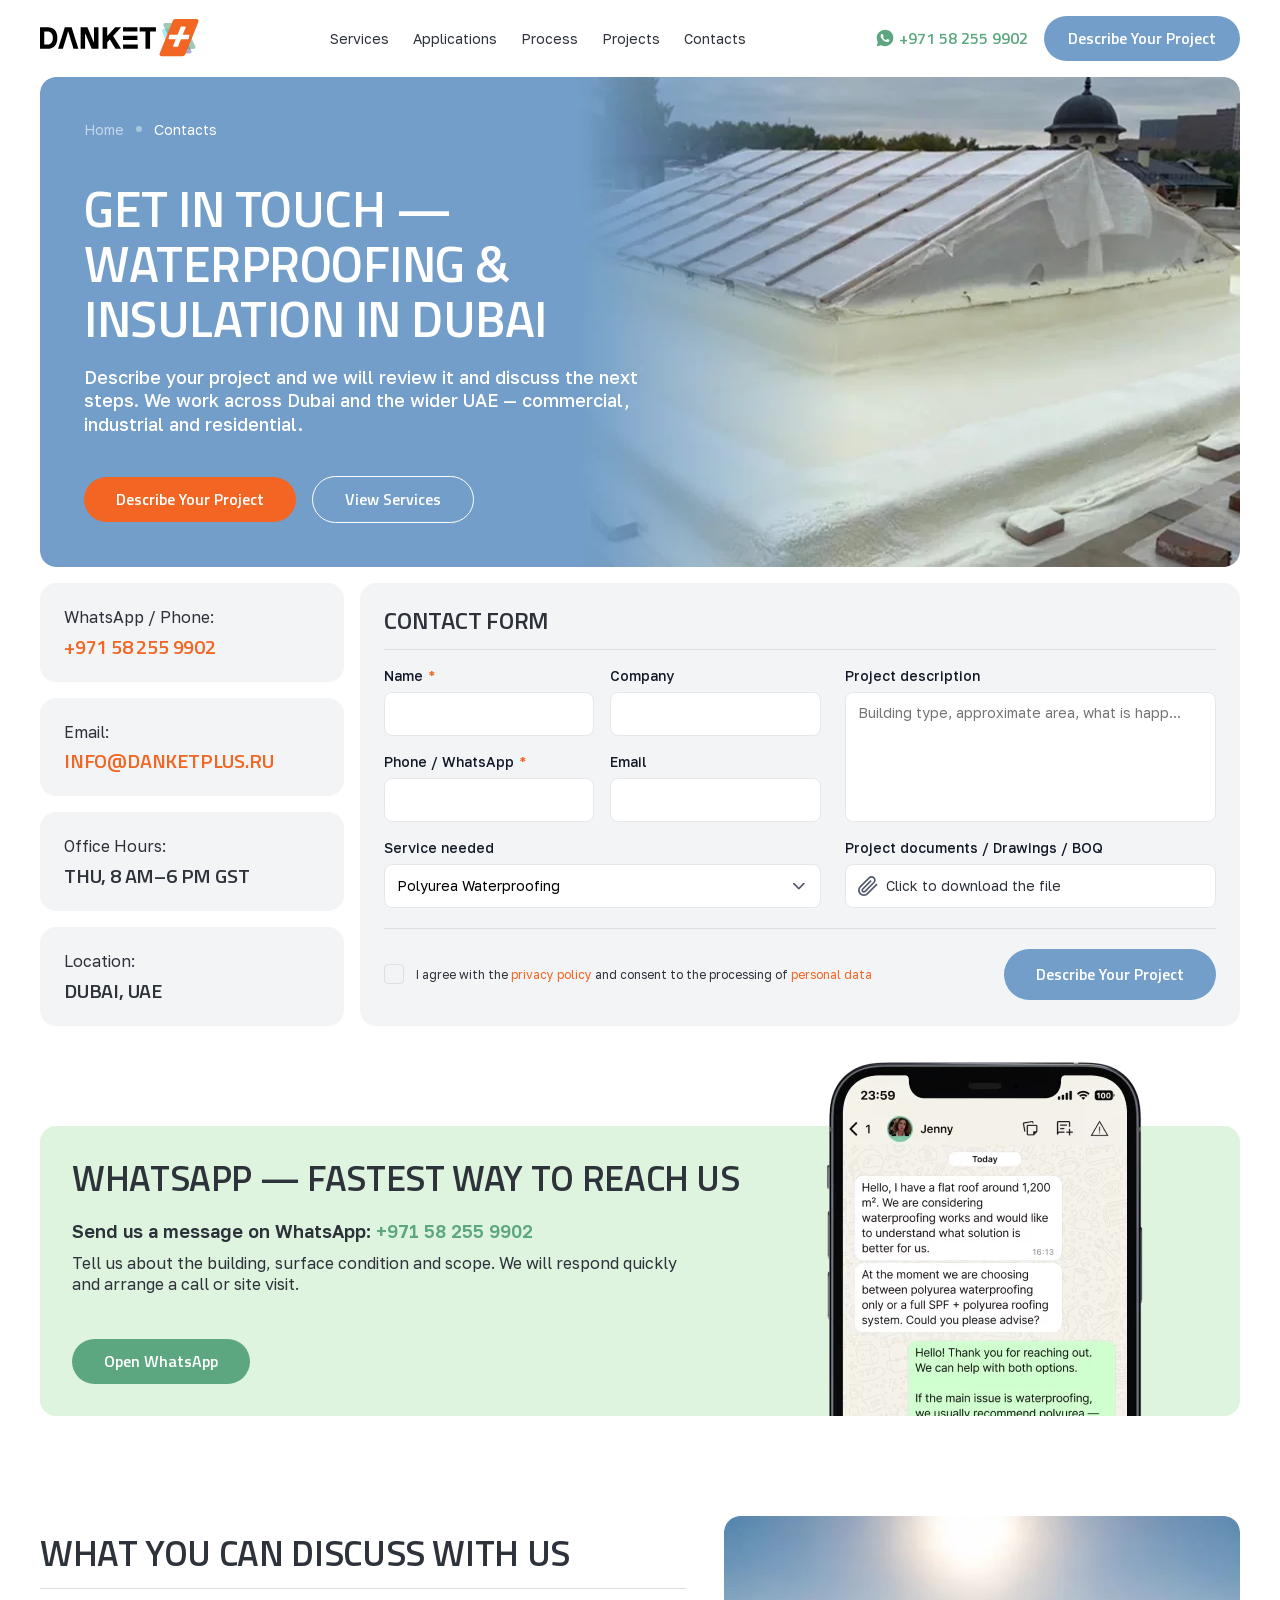
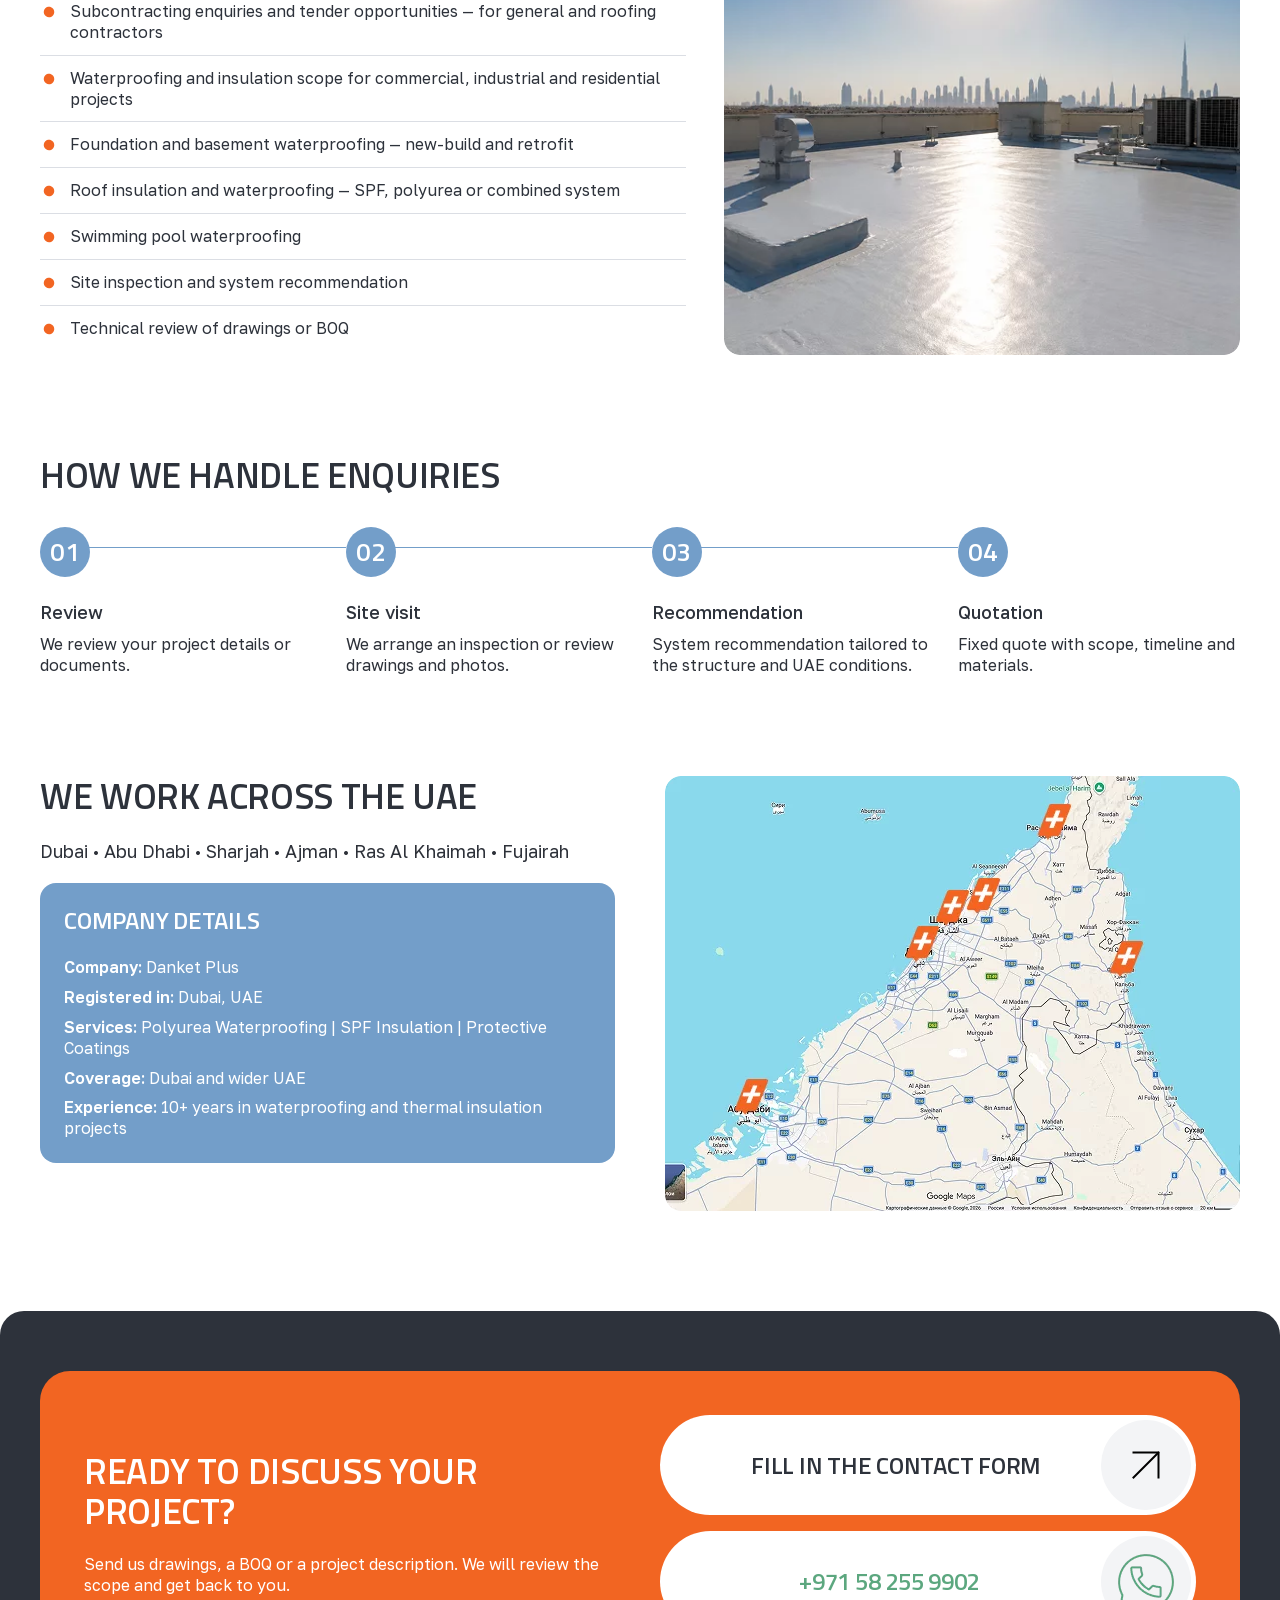
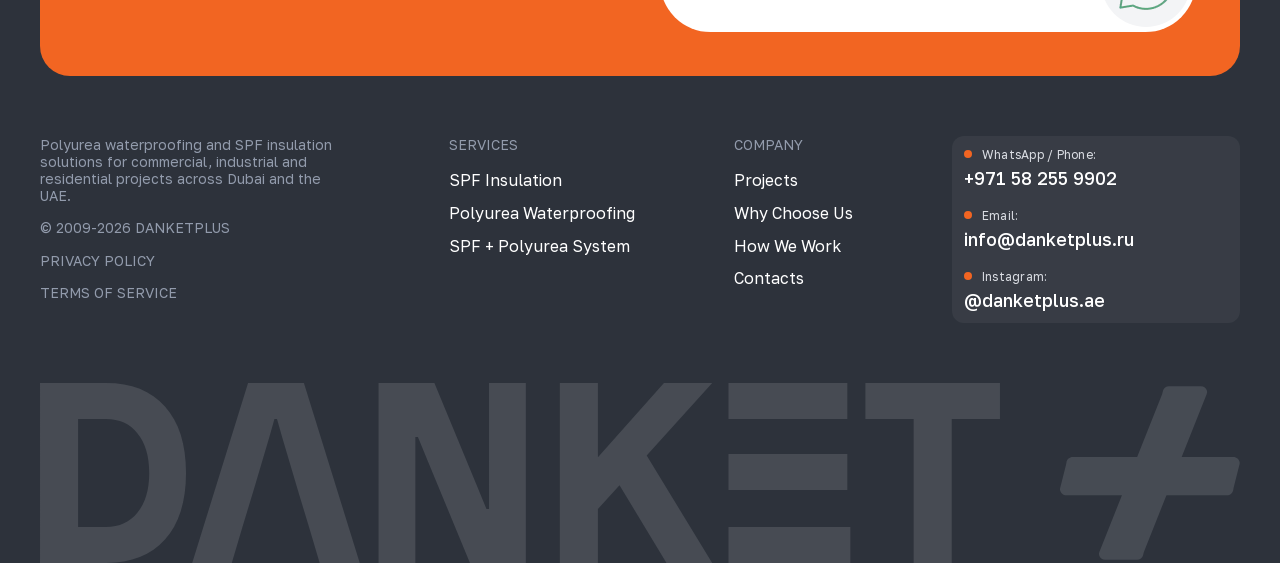
<file: contacts.html>
<!DOCTYPE html>
<html lang="en">

<head>
    <meta charset="UTF-8">
    <meta name="viewport" content="width=device-width, initial-scale=1.0">
    <meta name="description"
        content="Danket Plus - Modern solutions and professional project design. Group of companies.">
    <title>Danket Plus</title>
    <!-- Responsive Preload for LCP Hero Background Images -->
    <link rel="preload" href="assets/images/hero_bg-mobile.webp" as="image" type="image/webp"
        media="(max-width: 480px)">
    <link rel="preload" href="assets/images/hero_bg.webp" as="image" type="image/webp" media="(min-width: 481px)">
    <!-- Self-hosted fonts: preloaded so the first paint already has them.
         Only the two faces used above the fold are preloaded. -->
    <link rel="preload" href="assets/fonts/golos-text.woff2" as="font" type="font/woff2" crossorigin>
    <link rel="preload" href="assets/fonts/titillium-web-600.woff2" as="font" type="font/woff2" crossorigin>
    <link rel="stylesheet" href="assets/styles/fonts.css">
    <!-- Main Stylesheet -->
    <link rel="stylesheet" href="assets/styles/style.css">
</head>
<style>
    .hero__card {
        background: url('assets/images/hero_bg.webp');
    }

    @media screen and (max-width: 480px) {
        .hero__card {
            background: url('assets/images/hero_bg-mobile.webp');
        }
    }
</style>

<body>
    <div class="wrapper">
        <!-- Sticky Header -->
        <header class="header">
            <div class="container header__container">
                <a href="#" class="logo" aria-label="Danket Plus Home">
                    <img src="assets/images/logo.svg" alt="Danket Plus Logo" width="161" height="38">
                    <span class="logo__subtext">
                        <svg xmlns="http://www.w3.org/2000/svg" width="117" height="7" viewBox="0 0 117 7" fill="none">
                            <path d="M0 6.90212V1.5338H3.38183V2.16266H0.722481V6.90212H0Z" fill="black" />
                            <path
                                d="M6.83721 6.90212V1.5338H8.68184C9.15837 1.5338 9.54779 1.60538 9.8501 1.74854C10.1575 1.88658 10.3856 2.08086 10.5342 2.33138C10.6828 2.57679 10.757 2.86055 10.757 3.18264C10.757 3.49963 10.6828 3.78338 10.5342 4.03391C10.3856 4.28443 10.1575 4.48127 9.8501 4.62442C9.54779 4.76246 9.15837 4.83148 8.68184 4.83148H7.55969V6.90212H6.83721ZM7.55969 4.20262H8.64341C9.15581 4.20262 9.51448 4.1106 9.71944 3.92654C9.92953 3.74248 10.0346 3.49452 10.0346 3.18264C10.0346 2.87077 9.92953 2.62281 9.71944 2.43875C9.51448 2.25469 9.15581 2.16266 8.64341 2.16266H7.55969V4.20262Z"
                                fill="black" />
                            <path
                                d="M15.142 6.97881C15.0856 6.97881 15.0292 6.97625 14.9729 6.97114C14.9216 6.97114 14.8755 6.96859 14.8345 6.96347V6.31928C14.8755 6.32439 14.9216 6.3295 14.9729 6.33461C15.0292 6.33461 15.0856 6.33461 15.142 6.33461C15.2905 6.33461 15.4084 6.31672 15.4955 6.28093C15.5877 6.24514 15.6672 6.18123 15.7338 6.0892C15.8004 5.99718 15.8696 5.86425 15.9413 5.69042L13.72 1.5338H14.504L16.3025 4.94652L17.8244 1.5338H18.5622L16.6023 5.85146C16.5152 6.04575 16.4255 6.21447 16.3333 6.35762C16.241 6.50078 16.1386 6.61837 16.0258 6.7104C15.9131 6.80242 15.785 6.86889 15.6415 6.90979C15.4981 6.9558 15.3315 6.97881 15.142 6.97881Z"
                                fill="black" />
                            <path d="M22.0203 6.90212V1.5338H26.2476V6.90212H25.5251V2.16266H22.7428V6.90212H22.0203Z"
                                fill="black" />
                            <path d="M30.3211 6.90212V1.5338H34.5484V6.90212H33.8259V2.16266H31.0436V6.90212H30.3211Z"
                                fill="black" />
                            <path
                                d="M38.0071 6.90212L40.0669 1.5338H40.7894L42.8493 6.90212H42.0653L41.5503 5.56771H39.2753L38.7603 6.90212H38.0071ZM39.5135 4.93885H41.3121L40.4128 2.45409L39.5135 4.93885Z"
                                fill="black" />
                            <path
                                d="M53.8396 6.90212V1.5338H54.5621V3.84218H55.1769L57.2829 1.5338H58.1437L55.7918 4.09526L58.2206 6.90212H57.2983L55.1769 4.44036H54.5621V6.90212H53.8396Z"
                                fill="black" />
                            <path
                                d="M63.6827 6.97881C63.3753 6.97881 63.0781 6.92768 62.7912 6.82543C62.5093 6.71806 62.2557 6.55446 62.0302 6.33461C61.8048 6.11477 61.6255 5.83357 61.4922 5.49102C61.3641 5.14847 61.3001 4.7369 61.3001 4.25631V4.10293C61.3001 3.64279 61.3641 3.24655 61.4922 2.91423C61.6255 2.5819 61.8048 2.30838 62.0302 2.09364C62.2557 1.8738 62.5093 1.71275 62.7912 1.61049C63.0781 1.50824 63.3753 1.45711 63.6827 1.45711C63.9902 1.45711 64.2848 1.50824 64.5666 1.61049C64.8536 1.71275 65.1098 1.8738 65.3352 2.09364C65.5607 2.30838 65.7374 2.5819 65.8655 2.91423C65.9988 3.24655 66.0654 3.64279 66.0654 4.10293V4.25631C66.0654 4.7369 65.9988 5.14847 65.8655 5.49102C65.7374 5.83357 65.5607 6.11477 65.3352 6.33461C65.1098 6.55446 64.8536 6.71806 64.5666 6.82543C64.2848 6.92768 63.9902 6.97881 63.6827 6.97881ZM63.6827 6.33461C63.9645 6.33461 64.2259 6.26559 64.4667 6.12755C64.7126 5.98951 64.9125 5.76711 65.0662 5.46034C65.2199 5.15358 65.2968 4.75224 65.2968 4.25631V4.10293C65.2968 3.63256 65.2199 3.25167 65.0662 2.96024C64.9125 2.66371 64.7126 2.44642 64.4667 2.30838C64.2259 2.17033 63.9645 2.10131 63.6827 2.10131C63.406 2.10131 63.1447 2.17033 62.8988 2.30838C62.6528 2.44642 62.453 2.66371 62.2993 2.96024C62.1455 3.25167 62.0687 3.63256 62.0687 4.10293V4.25631C62.0687 4.75224 62.1455 5.15358 62.2993 5.46034C62.453 5.76711 62.6528 5.98951 62.8988 6.12755C63.1447 6.26559 63.406 6.33461 63.6827 6.33461Z"
                                fill="black" />
                            <path
                                d="M69.8333 6.90212V1.5338H70.5865L72.385 4.94652L74.1836 1.5338H74.906V6.90212H74.1836V2.83754L72.6387 5.75177H72.1007L70.5558 2.83754V6.90212H69.8333Z"
                                fill="black" />
                            <path d="M78.9823 6.90212V1.5338H83.2096V6.90212H82.4871V2.16266H79.7048V6.90212H78.9823Z"
                                fill="black" />
                            <path
                                d="M86.6683 6.90212L88.7281 1.5338H89.4506L91.5104 6.90212H90.7265L90.2115 5.56771H87.9365L87.4215 6.90212H86.6683ZM88.1747 4.93885H89.9732L89.074 2.45409L88.1747 4.93885Z"
                                fill="black" />
                            <path
                                d="M94.9685 6.90212V1.5338H95.691V3.82684H98.5502V1.5338H99.2727V6.90212H98.5502V4.4557H95.691V6.90212H94.9685Z"
                                fill="black" />
                            <path
                                d="M103.344 6.90212V1.5338H104.067V5.75177L106.926 1.5338H107.649V6.90212H106.926V2.68416L104.067 6.90212H103.344Z"
                                fill="black" />
                            <path
                                d="M111.72 6.90212V1.5338H112.443V5.75177L115.302 1.5338H116.024V6.90212H115.302V2.68416L112.443 6.90212H111.72ZM113.872 1.15035C113.585 1.15035 113.345 1.1069 113.15 1.01998C112.955 0.933064 112.809 0.805247 112.712 0.636529C112.614 0.462698 112.566 0.250522 112.566 0H113.242C113.242 0.235183 113.296 0.403902 113.404 0.506155C113.511 0.608409 113.667 0.659536 113.872 0.659536C114.082 0.659536 114.241 0.608409 114.349 0.506155C114.462 0.403902 114.518 0.235183 114.518 0H115.179C115.179 0.250522 115.13 0.462698 115.033 0.636529C114.936 0.805247 114.79 0.933064 114.595 1.01998C114.405 1.1069 114.164 1.15035 113.872 1.15035Z"
                                fill="black" />
                        </svg>
                    </span>
                </a>

                <nav class="header__nav" aria-label="Main Navigation">
                    <ul class="header__nav-list">
                        <li><a href="#services" class="header__nav-link">Services</a></li>
                        <li><a href="#applications" class="header__nav-link">Applications</a></li>
                        <li><a href="#process" class="header__nav-link">Process</a></li>
                        <li><a href="#projects" class="header__nav-link">Projects</a></li>
                        <li><a href="#contacts" class="header__nav-link">Contacts</a></li>
                    </ul>
                </nav>

                <!-- Desktop Actions -->
                <div class="header__actions">
                    <a href="https://wa.me/971582559902" class="header__whatsapp" target="_blank"
                        rel="noopener noreferrer">
                        <img src="assets/images/watsapp-icon.svg" alt="WhatsApp Icon" width="20" height="20"
                            loading="lazy">
                        <span>+971 58 255 9902</span>
                    </a>
                    <a href="#contact" class="btn btn--primary header__cta">Describe Your Project</a>
                </div>

                <!-- Mobile Hamburger Button -->
                <button class="header__burger" id="burgerToggle" aria-label="Open Menu" aria-expanded="false"
                    aria-controls="mobileMenu">
                    <img src="assets/images/burger-icon.svg" alt="Menu Icon" width="24" height="24">
                </button>
            </div>

            <!-- Mobile Drawer Menu Overlay -->
            <div class="mobile-menu" id="mobileMenu" role="dialog" aria-modal="true"
                aria-label="Mobile Navigation Menu">
                <div class="mobile-menu__backdrop" id="menuBackdrop"></div>
                <div class="mobile-menu__content">
                    <div class="mobile-menu__header">
                        <a href="#" class="logo" aria-label="Danket Plus Home">
                            <img src="assets/images/logo.svg" alt="Danket Plus Logo" width="161" height="38">
                            <span class="logo__subtext">ГРУППА КОМПАНИЙ</span>
                        </a>
                        <button class="mobile-menu__close" id="menuClose" aria-label="Close Menu">&times;</button>
                    </div>
                    <nav class="mobile-menu__nav" aria-label="Mobile Navigation Links">
                        <ul class="mobile-menu__list">
                            <li><a href="#services" class="mobile-menu__link">Services</a></li>
                            <li><a href="#applications" class="mobile-menu__link">Applications</a></li>
                            <li><a href="#process" class="mobile-menu__link">Process</a></li>
                            <li><a href="#projects" class="mobile-menu__link">Projects</a></li>
                            <li><a href="#contacts" class="mobile-menu__link">Contacts</a></li>
                        </ul>
                    </nav>
                    <div class="mobile-menu__actions">
                        <a href="https://wa.me/971582559902" class="mobile-menu__whatsapp" target="_blank"
                            rel="noopener noreferrer">
                            <img src="assets/images/watsapp-icon.svg" alt="WhatsApp Icon" width="20" height="20">
                            <span>+971 58 255 9902</span>
                        </a>
                        <a href="#contact" class="btn btn--primary mobile-menu__cta">Describe Your Project</a>
                    </div>
                </div>
            </div>
        </header>
        <section class="hero">
            <div class="container">
                <div class="hero_inner">
                    <div class="hero__card" style="">
                        <div class="hero__content">
                            <!-- Breadcrumbs -->
                            <div class="breadcrumbs">
                                <a href="#" class="breadcrumbs__link">Home</a>
                                <span class="breadcrumbs__separator"></span>
                                <span class="breadcrumbs__current">Сontacts</span>
                            </div>

                            <div class="block__inner">
                                <div class="title-block">
                                    <h1 class="hero__title hero__title--desktop">Get in Touch — Waterproofing &
                                        Insulation
                                        in Dubai</h1>
                                    <h1 class="hero__title hero__title--mobile">Completed Projects — Waterproofing &
                                        Insulation in Dubai</h1>

                                    <!-- Hero Description -->
                                    <p class="hero__text hero__text--desktop">
                                        Describe your project and we will review it and discuss the next steps. We work
                                        across Dubai and the wider UAE — commercial, industrial and residential.
                                    </p>
                                    <p class="hero__text hero__text--tablet">
                                        Spray polyurethane foam reduces overheating of structures and indoor spaces,
                                        stabilising internal temperatures and lowering the load on air conditioning
                                        systems.
                                    </p>
                                </div>
                                <!-- Hero CTA Actions -->
                                <div class="hero__actions">
                                    <a href="#contact" class="btn btn--accent">Describe Your Project</a>
                                    <a href="#services" class="btn btn--outline">View Services</a>
                                </div>
                            </div>
                        </div>
                    </div>
                </div>
            </div>
        </section>
        <!-- Contact Section -->
        <section class="contact-section">
            <div class="container">
                <div class="contact-grid">
                    <!-- Left: Contact Info Cards -->
                    <div class="contact-sidebar">
                        <div class="contact-card">
                            <span class="contact-card__label">WhatsApp / Phone:</span>
                            <a href="https://wa.me/971582559902"
                                class="contact-card__value contact-card__value--highlight">+971 58 255 9902</a>
                        </div>
                        <div class="contact-card">
                            <span class="contact-card__label">Email:</span>
                            <a href="mailto:INFO@DANKETPLUS.RU"
                                class="contact-card__value contact-card__value--highlight">INFO@DANKETPLUS.RU</a>
                        </div>
                        <div class="contact-card">
                            <span class="contact-card__label">Office Hours:</span>
                            <span class="contact-card__value">THU, 8 AM–6 PM GST</span>
                        </div>
                        <div class="contact-card">
                            <span class="contact-card__label">Location:</span>
                            <span class="contact-card__value">DUBAI, UAE</span>
                        </div>
                    </div>

                    <!-- Right: Contact Form Card -->
                    <form class="contact-form-card" id="projectContactForm" method="POST" action="#">
                        <h2 class="contact-form-card__title">CONTACT FORM</h2>
                        <div class="contact-form-card__divider"></div>

                        <div class="contact-form-card__grid">
                            <div class="contact-form-card_row">
                                <!-- Name -->
                                <div class="form-group grid-name">
                                    <label class="form-label" for="formName">Name <span
                                            class="required-star">*</span></label>
                                    <input type="text" id="formName" name="name" required class="form-input">
                                </div>

                                <!-- Company -->
                                <div class="form-group grid-company">
                                    <label class="form-label" for="formCompany">Company</label>
                                    <input type="text" id="formCompany" name="company" class="form-input">
                                </div>

                                <!-- Phone / WhatsApp -->
                                <div class="form-group grid-phone">
                                    <label class="form-label" for="formPhone">Phone / WhatsApp <span
                                            class="required-star">*</span></label>
                                    <input type="tel" id="formPhone" name="phone" required class="form-input">
                                </div>

                                <!-- Email -->
                                <div class="form-group grid-email">
                                    <label class="form-label" for="formEmail">Email</label>
                                    <input type="email" id="formEmail" name="email" class="form-input">
                                </div>

                                <!-- Service needed -->
                                <div class="form-group grid-service">
                                    <label class="form-label" for="formService">Service needed</label>
                                    <div class="select-wrapper">
                                        <select id="formService" name="service">
                                            <option value="Polyurea Waterproofing">Polyurea Waterproofing</option>
                                            <option value="PU Foam Insulation">PU Foam Insulation</option>
                                            <option value="Other Waterproofing">Other Waterproofing</option>
                                        </select>
                                    </div>
                                </div>

                            </div>
                            <!-- Project description -->
                            <div class="form-group grid-desc">
                                <label class="form-label" for="formDesc">Project description</label>
                                <textarea id="formDesc" name="description" class="form-textarea"
                                    placeholder="Building type, approximate area, what is happ..."></textarea>
                            </div>

                            <!-- File upload -->
                            <div class="form-group grid-file">
                                <label class="form-label" for="projectFiles">Project documents / Drawings / BOQ</label>
                                <div class="file-upload" id="fileUploadContainer" role="button" tabindex="0">
                                    <input type="file" id="projectFiles" name="documents" class="file-input-hidden">
                                    <svg xmlns="http://www.w3.org/2000/svg" width="20" height="20" viewBox="0 0 20 20"
                                        fill="none">
                                        <g clip-path="url(#clip0_3001_6228)">
                                            <path
                                                d="M19.1251 8.00001C18.9689 7.84379 18.7569 7.75602 18.536 7.75602C18.315 7.75602 18.1031 7.84379 17.9468 8.00001L8.87014 17.1158C8.48323 17.5028 8.0239 17.8098 7.51836 18.0192C7.01282 18.2287 6.47098 18.3365 5.92377 18.3365C4.81863 18.3366 3.75873 17.8977 2.97722 17.1163C2.19572 16.3349 1.75663 15.275 1.75655 14.1699C1.75648 13.0648 2.19541 12.0049 2.97681 11.2233L11.7676 2.39668C12.2377 1.93409 12.8715 1.67599 13.531 1.67859C14.1906 1.6812 14.8223 1.94431 15.2887 2.4106C15.7551 2.87689 16.0184 3.50859 16.0211 4.1681C16.0239 4.82761 15.766 5.4615 15.3035 5.93168L6.51264 14.7583C6.3541 14.9102 6.14303 14.995 5.92347 14.995C5.70392 14.995 5.49285 14.9102 5.33431 14.7583C5.17808 14.6021 5.09032 14.3901 5.09032 14.1692C5.09032 13.9482 5.17808 13.7363 5.33431 13.58L13.161 5.71751C13.3128 5.56034 13.3968 5.34984 13.3949 5.13134C13.393 4.91285 13.3053 4.70384 13.1508 4.54933C12.9963 4.39482 12.7873 4.30718 12.5688 4.30528C12.3503 4.30339 12.1398 4.38738 11.9826 4.53918L4.15597 12.4017C3.92378 12.6338 3.7396 12.9094 3.61393 13.2128C3.48827 13.5161 3.42359 13.8413 3.42359 14.1696C3.42359 14.4979 3.48827 14.8231 3.61393 15.1264C3.7396 15.4297 3.92378 15.7054 4.15597 15.9375C4.63232 16.3921 5.26546 16.6457 5.92389 16.6457C6.58232 16.6457 7.21546 16.3921 7.69181 15.9375L16.4818 7.11001C17.2468 6.32527 17.6718 5.27072 17.6648 4.17482C17.6578 3.07892 17.2193 2.02991 16.4443 1.25503C15.6693 0.480152 14.6202 0.0417996 13.5243 0.034933C12.4284 0.0280663 11.3739 0.453238 10.5893 1.21835L1.79847 10.045C0.704457 11.139 0.0898437 12.6228 0.0898438 14.17C0.0898438 15.7172 0.704457 17.201 1.79847 18.295C2.89249 19.389 4.3763 20.0036 5.92347 20.0036C7.47065 20.0036 8.95446 19.389 10.0485 18.295L19.1251 9.18168C19.203 9.10424 19.2648 9.01218 19.3069 8.91078C19.3491 8.80938 19.3708 8.70066 19.3708 8.59085C19.3708 8.48103 19.3491 8.37231 19.3069 8.27091C19.2648 8.16952 19.203 8.07745 19.1251 8.00001Z"
                                                fill="#525A6B" />
                                        </g>
                                        <defs>
                                            <clipPath id="clip0_3001_6228">
                                                <rect width="20" height="20" fill="white" />
                                            </clipPath>
                                        </defs>
                                    </svg>
                                    <span id="fileLabelText" class="file-upload__text">Click to download the file</span>
                                </div>
                            </div>
                        </div>

                        <div class="contact-form-card__footer">
                            <label class="form-agreement">
                                <input type="checkbox" name="agreement" required class="form-agreement__checkbox">
                                <span class="form-agreement__text">
                                    I agree with the <a href="#" class="form-agreement__link">privacy policy</a> and
                                    consent to the processing of <a href="#" class="form-agreement__link">personal
                                        data</a>
                                </span>
                            </label>
                            <button type="submit" class="btn btn--primary form-submit-btn">Describe Your
                                Project</button>
                        </div>
                    </form>
                </div>
            </div>
        </section>

        <!-- WhatsApp Section -->
        <section class="whatsapp-section">
            <div class="container">
                <div class="whatsapp-card">
                    <div class="whatsapp-card__content">
                        <h2 class="whatsapp-card__title">WhatsApp — fastest way to reach us</h2>
                        <div class="whatsapp-card__subtitle">
                            Send us a message on WhatsApp: <a href="https://wa.me/971582559902"
                                class="whatsapp-card__link" target="_blank">+971 58 255 9902</a>
                        </div>
                        <p class="whatsapp-card__text">
                            Tell us about the building, surface condition and scope. We will respond quickly and arrange
                            a call or site visit.
                        </p>
                        <a href="https://wa.me/971582559902" class="whatsapp-card__btn" target="_blank">Open
                            WhatsApp</a>
                    </div>
                    <div class="whatsapp-card__image-wrapper">
                        <img src="assets/images/watsappTelephone-img.webp" alt="WhatsApp Chat Mockup"
                            class="whatsapp-card__image" width="319" height="364" loading="lazy">
                    </div>
                </div>
            </div>
        </section>

        <!-- Discuss Section -->
        <section class="discuss-section">
            <div class="container">
                <div class="discuss-grid">
                    <!-- Left: List -->
                    <div class="discuss-content">
                        <h2 class="discuss-title">What you can discuss with us</h2>
                        <ul class="discuss-list">
                            <li class="discuss-item">
                                <img src="assets/images/discuss_icon.svg" alt="bullet" class="discuss-item__icon"
                                    width="18" height="18" loading="lazy">
                                <span class="discuss-item__text">Subcontracting enquiries and tender opportunities — for
                                    general and roofing contractors</span>
                            </li>
                            <li class="discuss-item">
                                <img src="assets/images/discuss_icon.svg" alt="bullet" class="discuss-item__icon"
                                    width="18" height="18" loading="lazy">
                                <span class="discuss-item__text">Waterproofing and insulation scope for commercial,
                                    industrial and residential projects</span>
                            </li>
                            <li class="discuss-item">
                                <img src="assets/images/discuss_icon.svg" alt="bullet" class="discuss-item__icon"
                                    width="18" height="18" loading="lazy">
                                <span class="discuss-item__text">Foundation and basement waterproofing — new-build and
                                    retrofit</span>
                            </li>
                            <li class="discuss-item">
                                <img src="assets/images/discuss_icon.svg" alt="bullet" class="discuss-item__icon"
                                    width="18" height="18" loading="lazy">
                                <span class="discuss-item__text">Roof insulation and waterproofing — SPF, polyurea or
                                    combined system</span>
                            </li>
                            <li class="discuss-item">
                                <img src="assets/images/discuss_icon.svg" alt="bullet" class="discuss-item__icon"
                                    width="18" height="18" loading="lazy">
                                <span class="discuss-item__text">Swimming pool waterproofing</span>
                            </li>
                            <li class="discuss-item">
                                <img src="assets/images/discuss_icon.svg" alt="bullet" class="discuss-item__icon"
                                    width="18" height="18" loading="lazy">
                                <span class="discuss-item__text">Site inspection and system recommendation</span>
                            </li>
                            <li class="discuss-item">
                                <img src="assets/images/discuss_icon.svg" alt="bullet" class="discuss-item__icon"
                                    width="18" height="18" loading="lazy">
                                <span class="discuss-item__text">Technical review of drawings or BOQ</span>
                            </li>
                        </ul>
                    </div>

                    <!-- Right: Image -->
                    <div class="discuss-image-wrapper">
                        <img src="assets/images/discuss_img.webp" alt="Dubai roof waterproofing discuss"
                            class="discuss-image" width="511" height="435" loading="lazy">
                    </div>
                </div>
            </div>
        </section>
        <!-- Enquiries Section -->
        <section class="steps-section">
            <div class="container">
                <h2 class="section-title">How we handle enquiries</h2>
                <div class="steps-container">
                    <div class="step-item">
                        <div class="step-circle">01</div>
                        <div class="step-content">
                            <h3 class="step-title">Review</h3>
                            <p class="step-description">We review your project details or documents.</p>
                        </div>
                    </div>
                    <div class="step-item">
                        <div class="step-circle">02</div>
                        <div class="step-content">
                            <h3 class="step-title">Site visit</h3>
                            <p class="step-description">We arrange an inspection or review drawings and photos.</p>
                        </div>
                    </div>
                    <div class="step-item">
                        <div class="step-circle">03</div>
                        <div class="step-content">
                            <h3 class="step-title">Recommendation</h3>
                            <p class="step-description">System recommendation tailored to the structure and UAE
                                conditions.</p>
                        </div>
                    </div>
                    <div class="step-item">
                        <div class="step-circle">04</div>
                        <div class="step-content">
                            <h3 class="step-title">Quotation</h3>
                            <p class="step-description">Fixed quote with scope, timeline and materials.</p>
                        </div>
                    </div>
                </div>
            </div>
        </section>
        <!-- UAE Section -->
        <section class="uae-section">
            <div class="container">
                <div class="uae-grid">
                    <div class="uae_inner">
                        <!-- Text Header -->
                        <div class="uae-header">
                            <h2 class="section-title">We work across the UAE</h2>
                            <p class="uae-subtitle">Dubai &bull; Abu Dhabi &bull; Sharjah &bull; Ajman &bull; Ras Al
                                Khaimah
                                &bull; Fujairah</p>
                        </div>

                        <!-- Left Column Card -->
                        <div class="uae-card-wrapper">
                            <div class="company-card">
                                <h3 class="company-card__title">Company Details</h3>
                                <div class="company-card__list">
                                    <div class="company-card__item">
                                        <strong class="company-card__key">Company:</strong>
                                        <span class="company-card__value">Danket Plus</span>
                                    </div>
                                    <div class="company-card__item">
                                        <strong class="company-card__key">Registered in:</strong>
                                        <span class="company-card__value">Dubai, UAE</span>
                                    </div>
                                    <div class="company-card__item">
                                        <strong class="company-card__key">Services:</strong>
                                        <span class="company-card__value">Polyurea Waterproofing | SPF Insulation |
                                            Protective <br> Coatings</span>
                                    </div>
                                    <div class="company-card__item">
                                        <strong class="company-card__key">Coverage:</strong>
                                        <span class="company-card__value">Dubai and wider UAE</span>
                                    </div>
                                    <div class="company-card__item">
                                        <strong class="company-card__key">Experience:</strong>
                                        <span class="company-card__value">10+ years in waterproofing and thermal
                                            insulation
                                            <br> projects</span>
                                    </div>
                                </div>
                            </div>
                        </div>
                    </div>

                    <!-- Right Column Map -->
                    <div class="uae-map-wrapper">
                        <img src="assets/images/map.webp" alt="We work across the UAE map" class="uae-map-image"
                            width="575" height="435" loading="lazy">
                    </div>
                </div>
            </div>
        </section>

        <!-- Footer -->
        <footer class="footer">
            <div class="container">
                <!-- Footer Orange CTA Card -->
                <div class="footer-cta">
                    <div class="footer-cta__content">
                        <h2 class="footer-cta__title footer-cta__title--desktop">Ready to discuss your project?</h2>
                        <h2 class="footer-cta__title footer-cta__title--mobile">Tell us about your project</h2>
                        <p class="footer-cta__description">Send us drawings, a BOQ or a project description. We will
                            review the scope and get back to you.</p>
                    </div>
                    <div class="footer-cta__actions">
                        <a href="#contact" class="footer-cta__btn">
                            <span class="footer-cta__btn-text footer-cta__btn-text--desktop">Fill in the Contact
                                Form</span>
                            <span class="footer-cta__btn-text footer-cta__btn-text--mobile">Describe Your Project</span>
                            <span class="footer-cta__btn-icon">
                                <img src="assets/images/arrow-up-right.svg" alt="arrow-up-right.svg" width="60"
                                    height="60" loading="lazy">
                            </span>
                        </a>
                        <a href="https://wa.me/971582559902" class="footer-cta__btn" target="_blank">
                            <span class="footer-cta__btn-text footer-cta__btn-text--green">+971 58 255 9902</span>
                            <span class="footer-cta__btn-icon">
                                <img src="assets/images/footer_watsapp.webp" alt="WhatsApp"
                                    class="footer-cta__whatsapp-icon" width="60" height="60" loading="lazy">
                            </span>
                        </a>
                    </div>
                </div>

                <!-- Footer Columns -->
                <div class="footer-grid">
                    <!-- Info Column -->
                    <div class="footer-col footer-col--info">
                        <p class="footer-info-text">Polyurea waterproofing and SPF insulation solutions for commercial,
                            industrial and residential projects across Dubai and the UAE.</p>
                        <div class="footer-copyright">
                            <span>&copy; 2009-2026 DANKETPLUS</span>
                            <div class="footer-legal-links">
                                <a href="#" class="footer-link">Privacy Policy</a>
                                <a href="#" class="footer-link">Terms of Service</a>
                            </div>
                        </div>
                    </div>

                    <!-- Services Column -->
                    <div class="footer-col footer-col--services">
                        <h4 class="footer-col-title">Services</h4>
                        <ul class="footer-col-list">
                            <li><a href="#" class="footer-link">SPF Insulation</a></li>
                            <li><a href="#" class="footer-link">Polyurea Waterproofing</a></li>
                            <li><a href="#" class="footer-link">SPF + Polyurea System</a></li>
                        </ul>
                    </div>

                    <!-- Company Column -->
                    <div class="footer-col footer-col--company">
                        <h4 class="footer-col-title">Company</h4>
                        <ul class="footer-col-list">
                            <li><a href="#" class="footer-link">Projects</a></li>
                            <li><a href="#" class="footer-link">Why Choose Us</a></li>
                            <li><a href="#" class="footer-link">How We Work</a></li>
                            <li><a href="#" class="footer-link">Contacts</a></li>
                        </ul>
                    </div>

                    <!-- Contacts Card Column -->
                    <div class="footer-col footer-col--contacts">
                        <div class="footer-contacts-card">
                            <ul class="footer-contacts-list">
                                <li class="footer-contacts-item">
                                    <div class="bullet-block">
                                        <span class="footer-contacts-bullet"></span>
                                        <span class="footer-contacts-label">WhatsApp / Phone:</span>
                                    </div>
                                    <div class="footer-contacts-content">
                                        <a href="https://wa.me/971582559902" class="footer-contacts-value"
                                            target="_blank">+971 58 255 9902</a>

                                    </div>
                                </li>
                                <li class="footer-contacts-item">
                                    <div class="bullet-block">
                                        <span class="footer-contacts-bullet"></span>
                                        <span class="footer-contacts-label">Email:</span>
                                    </div>

                                    <div class="footer-contacts-content">
                                        <a href="mailto:info@danketplus.ru"
                                            class="footer-contacts-value">info@danketplus.ru</a>
                                    </div>
                                </li>
                                <li class="footer-contacts-item">
                                    <div class="bullet-block">
                                        <span class="footer-contacts-bullet"></span>
                                        <span class="footer-contacts-label">Instagram:</span>
                                    </div>
                                    <div class="footer-contacts-content">
                                        <a href="https://instagram.com/danketplus.ae" class="footer-contacts-value"
                                            target="_blank">@danketplus.ae</a>
                                    </div>
                                </li>
                            </ul>
                        </div>
                    </div>
                </div>

                <!-- Translucent Giant Logo Background -->
                <div class="footer-bg-logo">
                    <img src="assets/images/footer-logo1.svg" alt="DANKET" class="footer-bg-logo__text" width="982"
                        height="184" loading="lazy">
                    <img src="assets/images/footer-logo2.svg" alt="+" class="footer-bg-logo__plus" width="191"
                        height="184" loading="lazy">
                </div>
            </div>
        </footer>
    </div>

    <!-- Inline script for mobile menu toggling (PageSpeed optimized, zero request overhead) -->
    <script src="assets/js/script.js" defer></script>
</body>

</html>
</file>
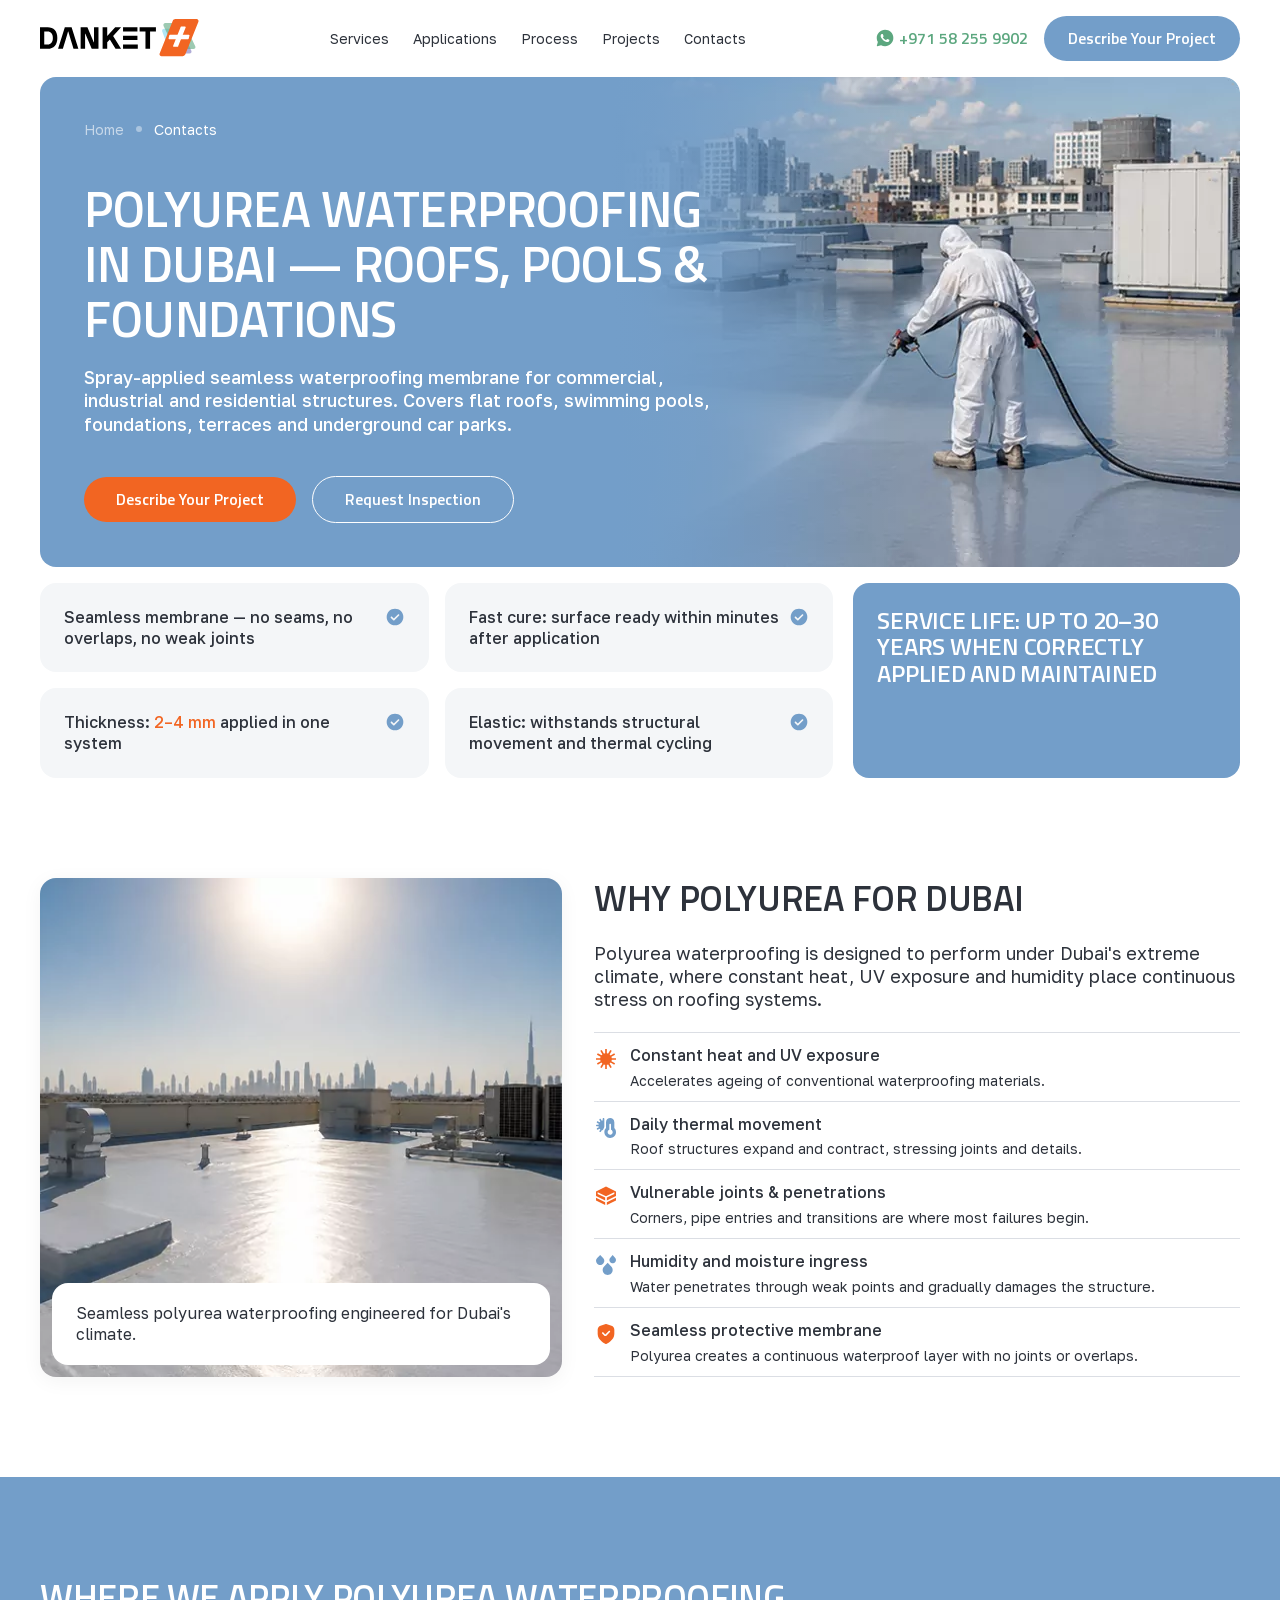
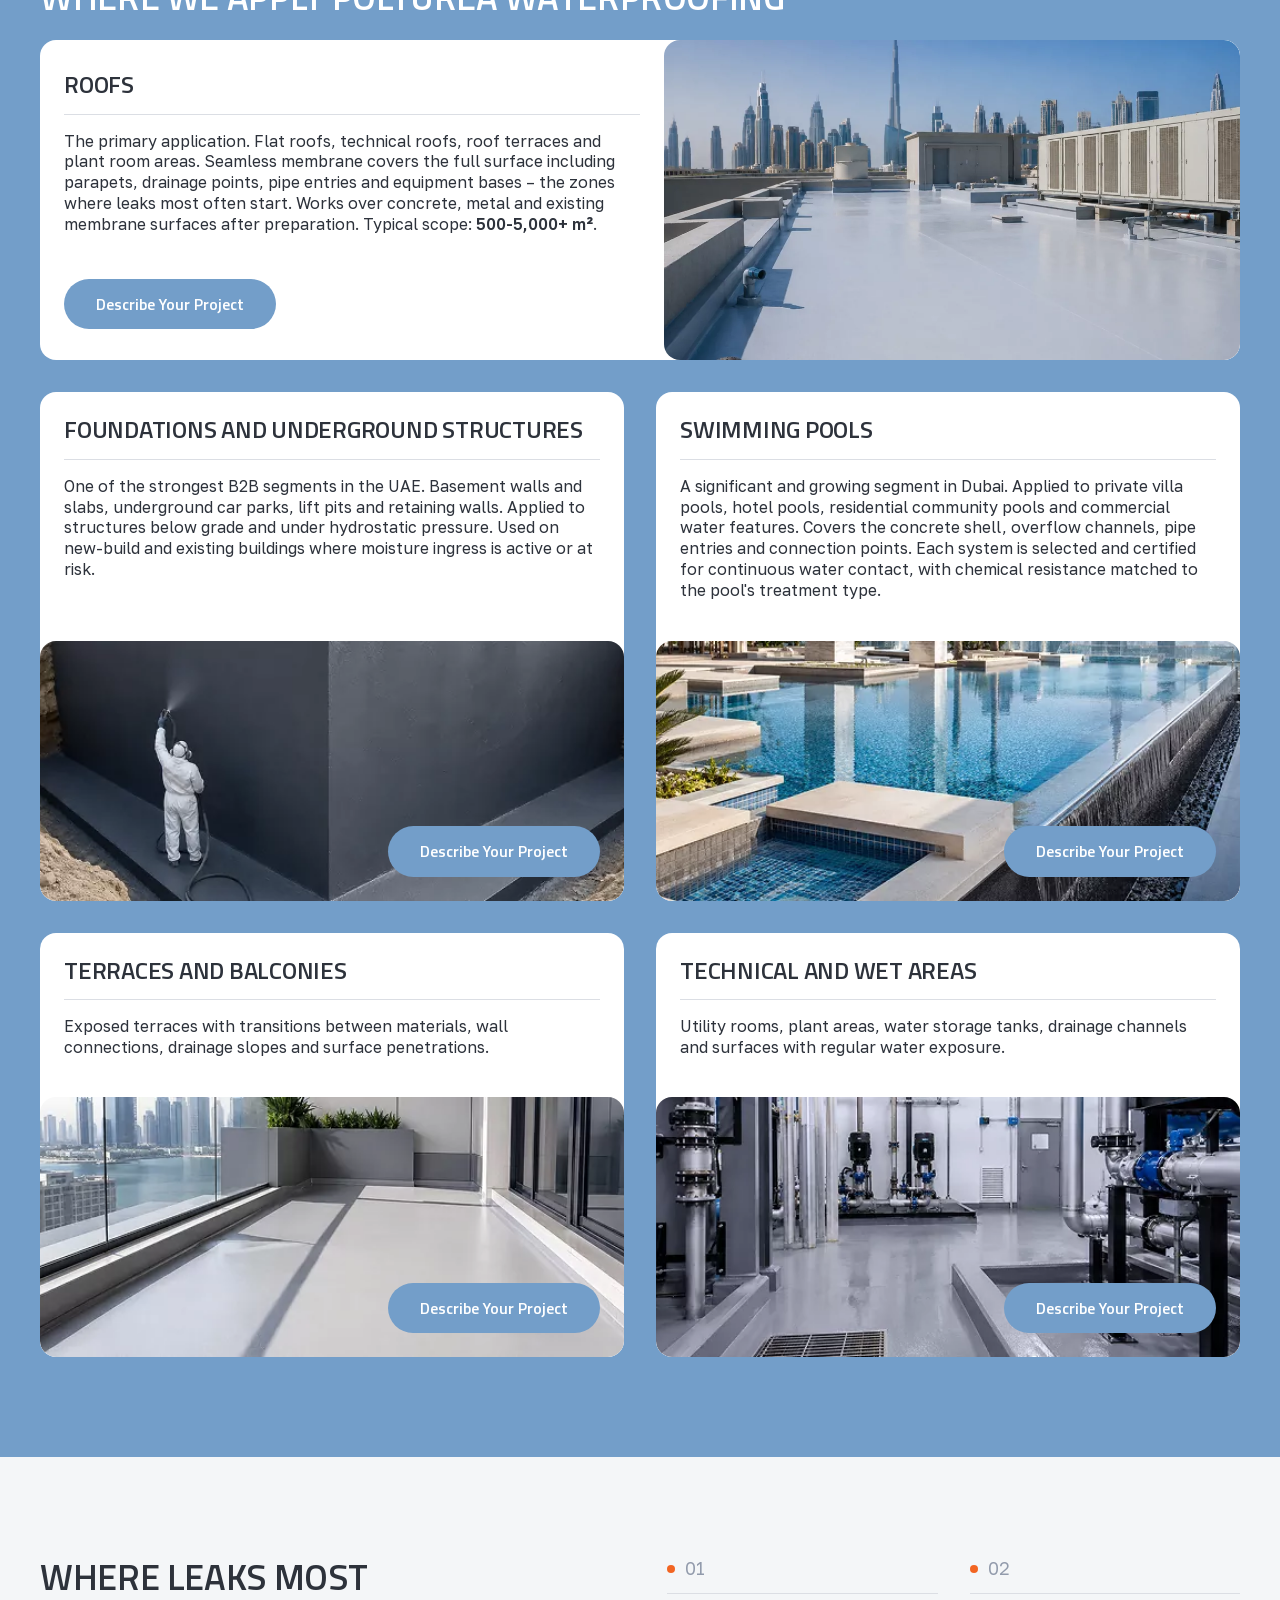
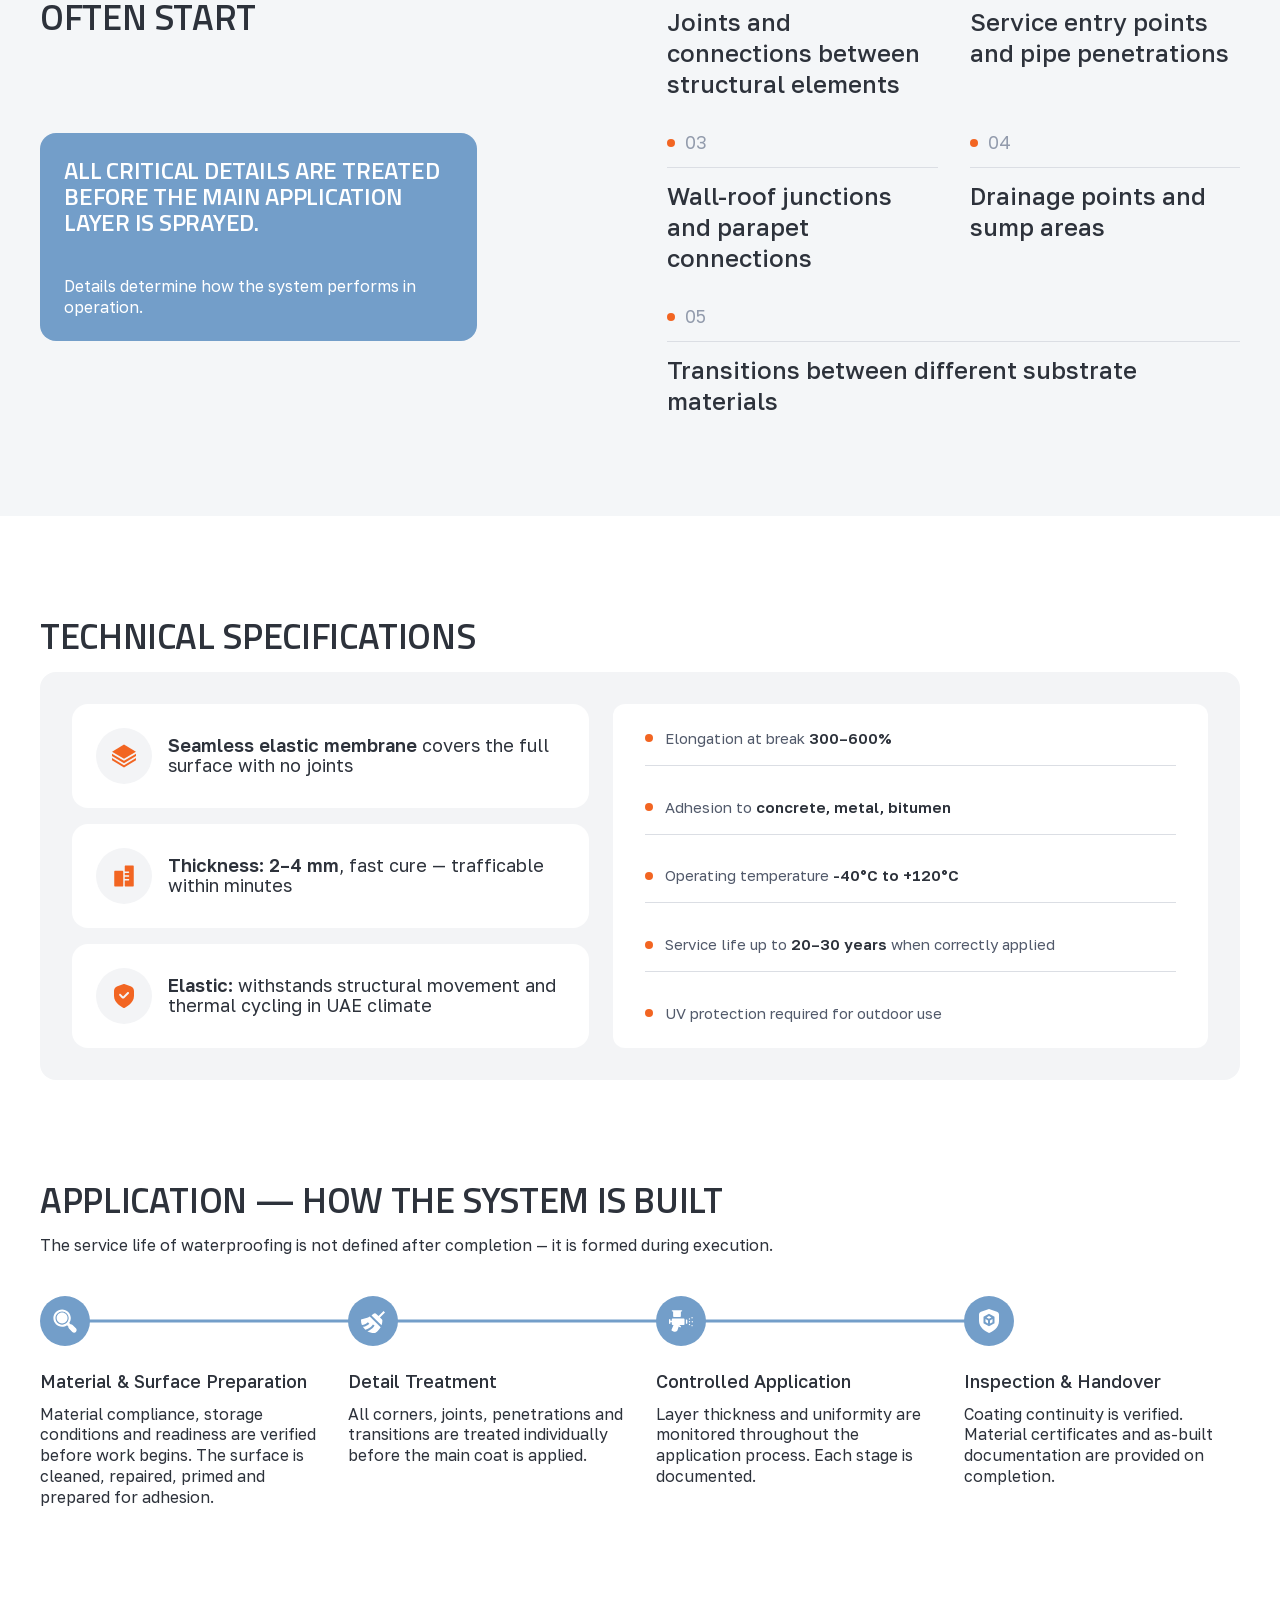
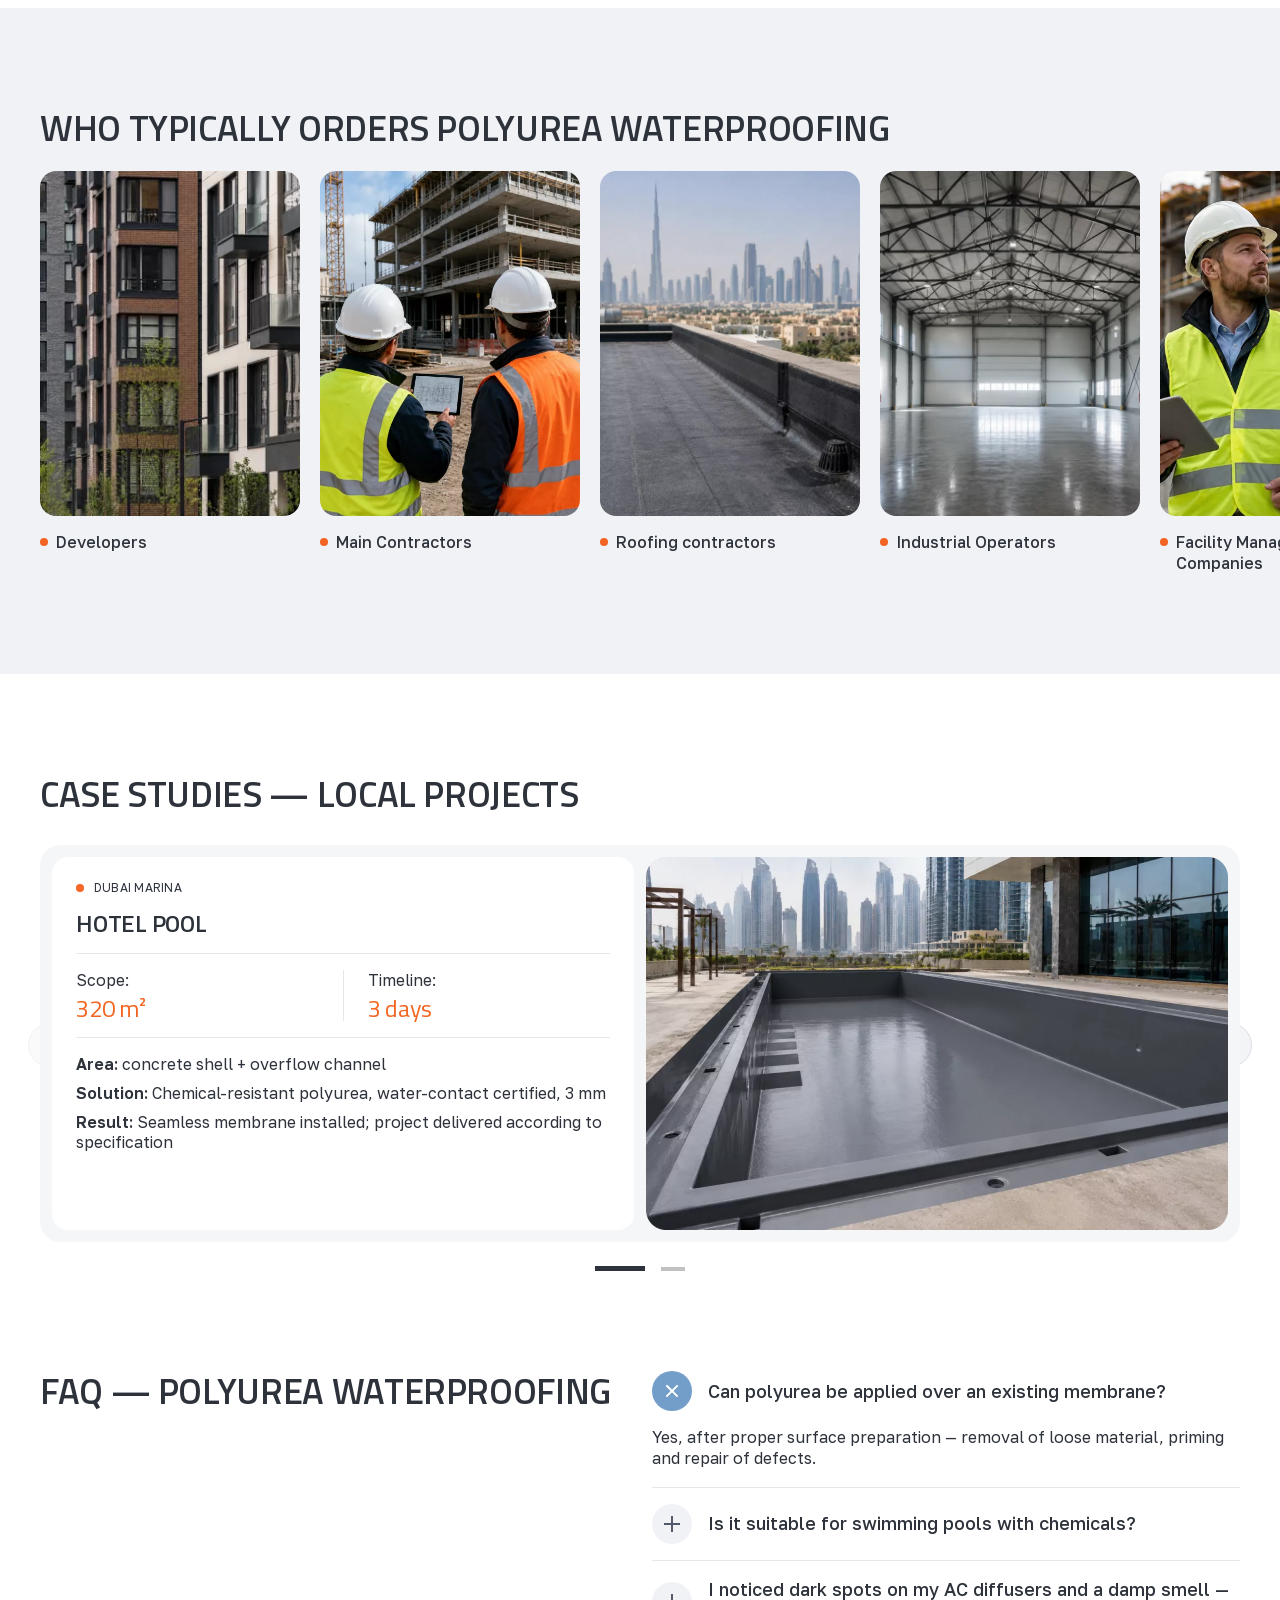
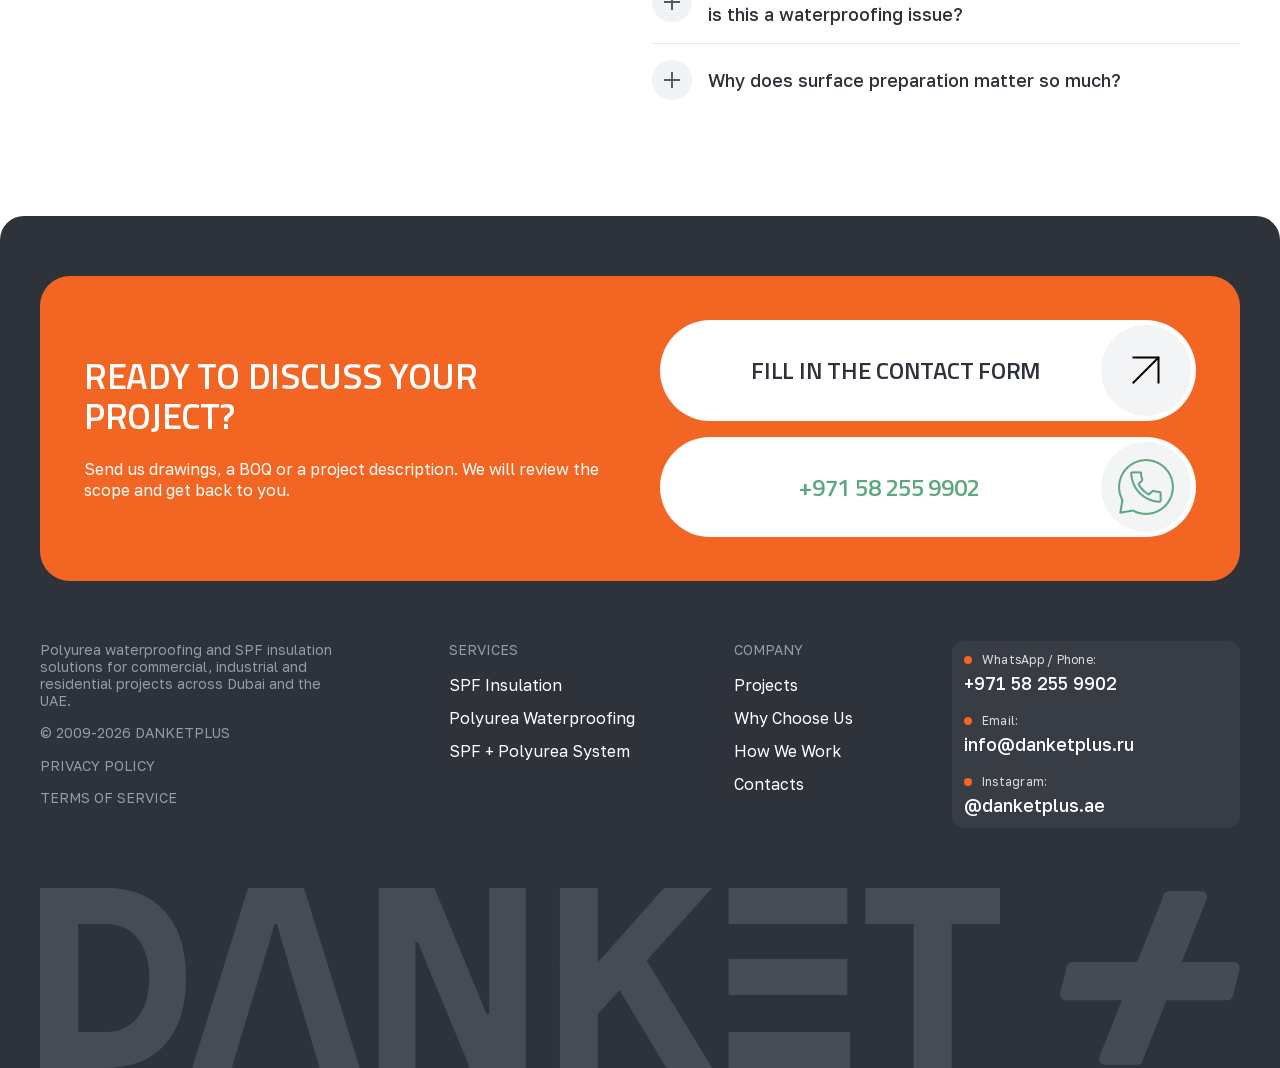
<file: polyurea-waterproofing.html>
<!DOCTYPE html>
<html lang="en">

<head>
    <meta charset="UTF-8">
    <meta name="viewport" content="width=device-width, initial-scale=1.0">
    <meta name="description"
        content="Danket Plus - Modern solutions and professional project design. Group of companies.">
    <title>Danket Plus</title>
    <!-- Responsive Preload for LCP Hero Background Images -->
    <link rel="preload" href="assets/images/polyurea-waterproofing_main-bg_mobile.webp" as="image" type="image/webp"
        media="(max-width: 480px)">
    <link rel="preload" href="assets/images/polyurea-waterproofing_main-bg.webp" as="image" type="image/webp"
        media="(min-width: 481px)">
    <!-- Self-hosted fonts: preloaded so the first paint already has them.
         Only the two faces used above the fold are preloaded. -->
    <link rel="preload" href="assets/fonts/golos-text.woff2" as="font" type="font/woff2" crossorigin>
    <link rel="preload" href="assets/fonts/titillium-web-600.woff2" as="font" type="font/woff2" crossorigin>
    <link rel="stylesheet" href="assets/styles/fonts.css">
    <!-- Swiper: both sliders are below the fold, so its CSS must not block first paint -->
    <link rel="stylesheet" href="assets/vendor/swiper-bundle.min.css" media="print"
        onload="this.onload=null;this.media='all'">
    <noscript>
        <link rel="stylesheet" href="assets/vendor/swiper-bundle.min.css">
    </noscript>
    <!-- Main Stylesheet -->
    <link rel="stylesheet" href="assets/styles/style.css">
</head>
<style>
    .hero__card {
        background: linear-gradient(90deg, #739EC9 47.69%, rgba(115, 158, 201, 0.00) 72.11%),
            url('assets/images/polyurea-waterproofing_main-bg.webp');
    }

    .hero__content {
        max-width: 647px;
    }

    .hero {
        margin-bottom: 100px;
    }

    @media (max-width: 1025px) {
        .hero {
            margin-bottom: 80px;
        }
    }

    @media (max-width: 480px) {
        .hero {
            margin-bottom: 60px;
        }

        .hero__card {
            background-image: url('assets/images/polyurea-waterproofing_main-bg_mobile.webp');
        }
    }
</style>

<body>
    <div class="wrapper">
        <!-- Sticky Header -->
        <header class="header">
            <div class="container header__container">
                <a href="#" class="logo" aria-label="Danket Plus Home">
                    <img src="assets/images/logo.svg" alt="Danket Plus Logo" width="161" height="38">
                    <span class="logo__subtext">
                        <svg xmlns="http://www.w3.org/2000/svg" width="117" height="7" viewBox="0 0 117 7" fill="none">
                            <path d="M0 6.90212V1.5338H3.38183V2.16266H0.722481V6.90212H0Z" fill="black" />
                            <path
                                d="M6.83721 6.90212V1.5338H8.68184C9.15837 1.5338 9.54779 1.60538 9.8501 1.74854C10.1575 1.88658 10.3856 2.08086 10.5342 2.33138C10.6828 2.57679 10.757 2.86055 10.757 3.18264C10.757 3.49963 10.6828 3.78338 10.5342 4.03391C10.3856 4.28443 10.1575 4.48127 9.8501 4.62442C9.54779 4.76246 9.15837 4.83148 8.68184 4.83148H7.55969V6.90212H6.83721ZM7.55969 4.20262H8.64341C9.15581 4.20262 9.51448 4.1106 9.71944 3.92654C9.92953 3.74248 10.0346 3.49452 10.0346 3.18264C10.0346 2.87077 9.92953 2.62281 9.71944 2.43875C9.51448 2.25469 9.15581 2.16266 8.64341 2.16266H7.55969V4.20262Z"
                                fill="black" />
                            <path
                                d="M15.142 6.97881C15.0856 6.97881 15.0292 6.97625 14.9729 6.97114C14.9216 6.97114 14.8755 6.96859 14.8345 6.96347V6.31928C14.8755 6.32439 14.9216 6.3295 14.9729 6.33461C15.0292 6.33461 15.0856 6.33461 15.142 6.33461C15.2905 6.33461 15.4084 6.31672 15.4955 6.28093C15.5877 6.24514 15.6672 6.18123 15.7338 6.0892C15.8004 5.99718 15.8696 5.86425 15.9413 5.69042L13.72 1.5338H14.504L16.3025 4.94652L17.8244 1.5338H18.5622L16.6023 5.85146C16.5152 6.04575 16.4255 6.21447 16.3333 6.35762C16.241 6.50078 16.1386 6.61837 16.0258 6.7104C15.9131 6.80242 15.785 6.86889 15.6415 6.90979C15.4981 6.9558 15.3315 6.97881 15.142 6.97881Z"
                                fill="black" />
                            <path d="M22.0203 6.90212V1.5338H26.2476V6.90212H25.5251V2.16266H22.7428V6.90212H22.0203Z"
                                fill="black" />
                            <path d="M30.3211 6.90212V1.5338H34.5484V6.90212H33.8259V2.16266H31.0436V6.90212H30.3211Z"
                                fill="black" />
                            <path
                                d="M38.0071 6.90212L40.0669 1.5338H40.7894L42.8493 6.90212H42.0653L41.5503 5.56771H39.2753L38.7603 6.90212H38.0071ZM39.5135 4.93885H41.3121L40.4128 2.45409L39.5135 4.93885Z"
                                fill="black" />
                            <path
                                d="M53.8396 6.90212V1.5338H54.5621V3.84218H55.1769L57.2829 1.5338H58.1437L55.7918 4.09526L58.2206 6.90212H57.2983L55.1769 4.44036H54.5621V6.90212H53.8396Z"
                                fill="black" />
                            <path
                                d="M63.6827 6.97881C63.3753 6.97881 63.0781 6.92768 62.7912 6.82543C62.5093 6.71806 62.2557 6.55446 62.0302 6.33461C61.8048 6.11477 61.6255 5.83357 61.4922 5.49102C61.3641 5.14847 61.3001 4.7369 61.3001 4.25631V4.10293C61.3001 3.64279 61.3641 3.24655 61.4922 2.91423C61.6255 2.5819 61.8048 2.30838 62.0302 2.09364C62.2557 1.8738 62.5093 1.71275 62.7912 1.61049C63.0781 1.50824 63.3753 1.45711 63.6827 1.45711C63.9902 1.45711 64.2848 1.50824 64.5666 1.61049C64.8536 1.71275 65.1098 1.8738 65.3352 2.09364C65.5607 2.30838 65.7374 2.5819 65.8655 2.91423C65.9988 3.24655 66.0654 3.64279 66.0654 4.10293V4.25631C66.0654 4.7369 65.9988 5.14847 65.8655 5.49102C65.7374 5.83357 65.5607 6.11477 65.3352 6.33461C65.1098 6.55446 64.8536 6.71806 64.5666 6.82543C64.2848 6.92768 63.9902 6.97881 63.6827 6.97881ZM63.6827 6.33461C63.9645 6.33461 64.2259 6.26559 64.4667 6.12755C64.7126 5.98951 64.9125 5.76711 65.0662 5.46034C65.2199 5.15358 65.2968 4.75224 65.2968 4.25631V4.10293C65.2968 3.63256 65.2199 3.25167 65.0662 2.96024C64.9125 2.66371 64.7126 2.44642 64.4667 2.30838C64.2259 2.17033 63.9645 2.10131 63.6827 2.10131C63.406 2.10131 63.1447 2.17033 62.8988 2.30838C62.6528 2.44642 62.453 2.66371 62.2993 2.96024C62.1455 3.25167 62.0687 3.63256 62.0687 4.10293V4.25631C62.0687 4.75224 62.1455 5.15358 62.2993 5.46034C62.453 5.76711 62.6528 5.98951 62.8988 6.12755C63.1447 6.26559 63.406 6.33461 63.6827 6.33461Z"
                                fill="black" />
                            <path
                                d="M69.8333 6.90212V1.5338H70.5865L72.385 4.94652L74.1836 1.5338H74.906V6.90212H74.1836V2.83754L72.6387 5.75177H72.1007L70.5558 2.83754V6.90212H69.8333Z"
                                fill="black" />
                            <path d="M78.9823 6.90212V1.5338H83.2096V6.90212H82.4871V2.16266H79.7048V6.90212H78.9823Z"
                                fill="black" />
                            <path
                                d="M86.6683 6.90212L88.7281 1.5338H89.4506L91.5104 6.90212H90.7265L90.2115 5.56771H87.9365L87.4215 6.90212H86.6683ZM88.1747 4.93885H89.9732L89.074 2.45409L88.1747 4.93885Z"
                                fill="black" />
                            <path
                                d="M94.9685 6.90212V1.5338H95.691V3.82684H98.5502V1.5338H99.2727V6.90212H98.5502V4.4557H95.691V6.90212H94.9685Z"
                                fill="black" />
                            <path
                                d="M103.344 6.90212V1.5338H104.067V5.75177L106.926 1.5338H107.649V6.90212H106.926V2.68416L104.067 6.90212H103.344Z"
                                fill="black" />
                            <path
                                d="M111.72 6.90212V1.5338H112.443V5.75177L115.302 1.5338H116.024V6.90212H115.302V2.68416L112.443 6.90212H111.72ZM113.872 1.15035C113.585 1.15035 113.345 1.1069 113.15 1.01998C112.955 0.933064 112.809 0.805247 112.712 0.636529C112.614 0.462698 112.566 0.250522 112.566 0H113.242C113.242 0.235183 113.296 0.403902 113.404 0.506155C113.511 0.608409 113.667 0.659536 113.872 0.659536C114.082 0.659536 114.241 0.608409 114.349 0.506155C114.462 0.403902 114.518 0.235183 114.518 0H115.179C115.179 0.250522 115.13 0.462698 115.033 0.636529C114.936 0.805247 114.79 0.933064 114.595 1.01998C114.405 1.1069 114.164 1.15035 113.872 1.15035Z"
                                fill="black" />
                        </svg>
                    </span>
                </a>

                <nav class="header__nav" aria-label="Main Navigation">
                    <ul class="header__nav-list">
                        <li><a href="#services" class="header__nav-link">Services</a></li>
                        <li><a href="#applications" class="header__nav-link">Applications</a></li>
                        <li><a href="#process" class="header__nav-link">Process</a></li>
                        <li><a href="#projects" class="header__nav-link">Projects</a></li>
                        <li><a href="#contacts" class="header__nav-link">Contacts</a></li>
                    </ul>
                </nav>

                <!-- Desktop Actions -->
                <div class="header__actions">
                    <a href="https://wa.me/971582559902" class="header__whatsapp" target="_blank"
                        rel="noopener noreferrer">
                        <img src="assets/images/watsapp-icon.svg" alt="WhatsApp Icon" width="20" height="20"
                            loading="lazy">
                        <span>+971 58 255 9902</span>
                    </a>
                    <a href="#contact" class="btn btn--primary header__cta">Describe Your Project</a>
                </div>

                <!-- Mobile Hamburger Button -->
                <button class="header__burger" id="burgerToggle" aria-label="Open Menu" aria-expanded="false"
                    aria-controls="mobileMenu">
                    <img src="assets/images/burger-icon.svg" alt="Menu Icon" width="24" height="24">
                </button>
            </div>

            <!-- Mobile Drawer Menu Overlay -->
            <div class="mobile-menu" id="mobileMenu" role="dialog" aria-modal="true"
                aria-label="Mobile Navigation Menu">
                <div class="mobile-menu__backdrop" id="menuBackdrop"></div>
                <div class="mobile-menu__content">
                    <div class="mobile-menu__header">
                        <a href="#" class="logo" aria-label="Danket Plus Home">
                            <img src="assets/images/logo.svg" alt="Danket Plus Logo" width="161" height="38">
                            <span class="logo__subtext">ГРУППА КОМПАНИЙ</span>
                        </a>
                        <button class="mobile-menu__close" id="menuClose" aria-label="Close Menu">&times;</button>
                    </div>
                    <nav class="mobile-menu__nav" aria-label="Mobile Navigation Links">
                        <ul class="mobile-menu__list">
                            <li><a href="#services" class="mobile-menu__link">Services</a></li>
                            <li><a href="#applications" class="mobile-menu__link">Applications</a></li>
                            <li><a href="#process" class="mobile-menu__link">Process</a></li>
                            <li><a href="#projects" class="mobile-menu__link">Projects</a></li>
                            <li><a href="#contacts" class="mobile-menu__link">Contacts</a></li>
                        </ul>
                    </nav>
                    <div class="mobile-menu__actions">
                        <a href="https://wa.me/971582559902" class="mobile-menu__whatsapp" target="_blank"
                            rel="noopener noreferrer">
                            <img src="assets/images/watsapp-icon.svg" alt="WhatsApp Icon" width="20" height="20">
                            <span>+971 58 255 9902</span>
                        </a>
                        <a href="#contact" class="btn btn--primary mobile-menu__cta">Describe Your Project</a>
                    </div>
                </div>
            </div>
        </header>
        <section class="hero">
            <div class="container">
                <div class="hero_inner">
                    <div class="hero__card">
                        <div class="hero__content">
                            <!-- Breadcrumbs -->
                            <div class="breadcrumbs">
                                <a href="#" class="breadcrumbs__link">Home</a>
                                <span class="breadcrumbs__separator"></span>
                                <span class="breadcrumbs__current">Сontacts</span>
                            </div>

                            <div class="block__inner">
                                <div class="title-block">
                                    <h1 class="hero__title hero__title--desktop">Polyurea Waterproofing in Dubai —
                                        Roofs, Pools & Foundations</h1>
                                    <h1 class="hero__title hero__title--mobile">Polyurea Waterproofing in Dubai — Roofs,
                                        Pools & Foundations</h1>

                                    <!-- Hero Description -->
                                    <p class="hero__text hero__text--desktop">
                                        Spray-applied seamless waterproofing membrane for commercial, industrial and
                                        residential structures. Covers flat roofs, swimming pools, foundations, terraces
                                        and underground car parks.
                                    </p>
                                    <p class="hero__text hero__text--tablet">
                                        Spray polyurethane foam reduces overheating of structures and indoor spaces,
                                        stabilising internal temperatures and lowering the load on air conditioning
                                        systems.
                                    </p>
                                </div>
                                <!-- Hero CTA Actions -->
                                <div class="hero__actions">
                                    <a href="#contact" class="btn btn--accent desktop-btn">Describe Your Project</a>
                                    <a href="#services" class="btn btn--outline desktop-btn">Request Inspection</a>
                                </div>
                            </div>
                        </div>
                    </div>
                    <!-- Features Section -->
                    <div class="features-section">
                        <div class="features-grid">
                            <div class="features-grid__left">
                                <div class="feature-card">
                                    <p class="feature-card__text">Seamless membrane — no seams, no overlaps, no weak
                                        joints
                                    </p>
                                    <span class="feature-card__check">
                                        <svg xmlns="http://www.w3.org/2000/svg" width="20" height="20"
                                            viewBox="0 0 20 20" fill="none">
                                            <path
                                                d="M8.83366 11.5L7.04199 9.70835C6.88922 9.55558 6.69477 9.47919 6.45866 9.47919C6.22255 9.47919 6.0281 9.55558 5.87533 9.70835C5.72255 9.86113 5.64616 10.0556 5.64616 10.2917C5.64616 10.5278 5.72255 10.7222 5.87533 10.875L8.25033 13.25C8.41699 13.4167 8.61144 13.5 8.83366 13.5C9.05588 13.5 9.25033 13.4167 9.41699 13.25L14.1253 8.54169C14.2781 8.38891 14.3545 8.19447 14.3545 7.95835C14.3545 7.72224 14.2781 7.5278 14.1253 7.37502C13.9725 7.22224 13.7781 7.14585 13.542 7.14585C13.3059 7.14585 13.1114 7.22224 12.9587 7.37502L8.83366 11.5ZM10.0003 18.3334C8.84755 18.3334 7.76422 18.1145 6.75033 17.6767C5.73644 17.2389 4.85449 16.6453 4.10449 15.8959C3.35449 15.1464 2.76088 14.2645 2.32366 13.25C1.88644 12.2356 1.66755 11.1522 1.66699 10C1.66644 8.8478 1.88533 7.76447 2.32366 6.75002C2.76199 5.73558 3.3556 4.85363 4.10449 4.10419C4.85338 3.35474 5.73533 2.76113 6.75033 2.32335C7.76533 1.88558 8.84866 1.66669 10.0003 1.66669C11.152 1.66669 12.2353 1.88558 13.2503 2.32335C14.2653 2.76113 15.1473 3.35474 15.8962 4.10419C16.6451 4.85363 17.2389 5.73558 17.6778 6.75002C18.1167 7.76447 18.3353 8.8478 18.3337 10C18.332 11.1522 18.1131 12.2356 17.677 13.25C17.2409 14.2645 16.6473 15.1464 15.8962 15.8959C15.1451 16.6453 14.2631 17.2392 13.2503 17.6775C12.2375 18.1159 11.1542 18.3345 10.0003 18.3334Z"
                                                fill="#739EC9" />
                                        </svg>
                                    </span>
                                </div>

                                <div class="feature-card">
                                    <p class="feature-card__text">Fast cure: surface ready within minutes after
                                        application
                                    </p>
                                    <span class="feature-card__check">
                                        <svg xmlns="http://www.w3.org/2000/svg" width="20" height="20"
                                            viewBox="0 0 20 20" fill="none">
                                            <path
                                                d="M8.83366 11.5L7.04199 9.70835C6.88922 9.55558 6.69477 9.47919 6.45866 9.47919C6.22255 9.47919 6.0281 9.55558 5.87533 9.70835C5.72255 9.86113 5.64616 10.0556 5.64616 10.2917C5.64616 10.5278 5.72255 10.7222 5.87533 10.875L8.25033 13.25C8.41699 13.4167 8.61144 13.5 8.83366 13.5C9.05588 13.5 9.25033 13.4167 9.41699 13.25L14.1253 8.54169C14.2781 8.38891 14.3545 8.19447 14.3545 7.95835C14.3545 7.72224 14.2781 7.5278 14.1253 7.37502C13.9725 7.22224 13.7781 7.14585 13.542 7.14585C13.3059 7.14585 13.1114 7.22224 12.9587 7.37502L8.83366 11.5ZM10.0003 18.3334C8.84755 18.3334 7.76422 18.1145 6.75033 17.6767C5.73644 17.2389 4.85449 16.6453 4.10449 15.8959C3.35449 15.1464 2.76088 14.2645 2.32366 13.25C1.88644 12.2356 1.66755 11.1522 1.66699 10C1.66644 8.8478 1.88533 7.76447 2.32366 6.75002C2.76199 5.73558 3.3556 4.85363 4.10449 4.10419C4.85338 3.35474 5.73533 2.76113 6.75033 2.32335C7.76533 1.88558 8.84866 1.66669 10.0003 1.66669C11.152 1.66669 12.2353 1.88558 13.2503 2.32335C14.2653 2.76113 15.1473 3.35474 15.8962 4.10419C16.6451 4.85363 17.2389 5.73558 17.6778 6.75002C18.1167 7.76447 18.3353 8.8478 18.3337 10C18.332 11.1522 18.1131 12.2356 17.677 13.25C17.2409 14.2645 16.6473 15.1464 15.8962 15.8959C15.1451 16.6453 14.2631 17.2392 13.2503 17.6775C12.2375 18.1159 11.1542 18.3345 10.0003 18.3334Z"
                                                fill="#739EC9" />
                                        </svg>
                                    </span>
                                </div>

                                <div class="feature-card">
                                    <p class="feature-card__text">Thickness: <span class="highlight-orange">2–4
                                            mm</span>
                                        applied in one system</p>
                                    <span class="feature-card__check">
                                        <svg xmlns="http://www.w3.org/2000/svg" width="20" height="20"
                                            viewBox="0 0 20 20" fill="none">
                                            <path
                                                d="M8.83366 11.5L7.04199 9.70835C6.88922 9.55558 6.69477 9.47919 6.45866 9.47919C6.22255 9.47919 6.0281 9.55558 5.87533 9.70835C5.72255 9.86113 5.64616 10.0556 5.64616 10.2917C5.64616 10.5278 5.72255 10.7222 5.87533 10.875L8.25033 13.25C8.41699 13.4167 8.61144 13.5 8.83366 13.5C9.05588 13.5 9.25033 13.4167 9.41699 13.25L14.1253 8.54169C14.2781 8.38891 14.3545 8.19447 14.3545 7.95835C14.3545 7.72224 14.2781 7.5278 14.1253 7.37502C13.9725 7.22224 13.7781 7.14585 13.542 7.14585C13.3059 7.14585 13.1114 7.22224 12.9587 7.37502L8.83366 11.5ZM10.0003 18.3334C8.84755 18.3334 7.76422 18.1145 6.75033 17.6767C5.73644 17.2389 4.85449 16.6453 4.10449 15.8959C3.35449 15.1464 2.76088 14.2645 2.32366 13.25C1.88644 12.2356 1.66755 11.1522 1.66699 10C1.66644 8.8478 1.88533 7.76447 2.32366 6.75002C2.76199 5.73558 3.3556 4.85363 4.10449 4.10419C4.85338 3.35474 5.73533 2.76113 6.75033 2.32335C7.76533 1.88558 8.84866 1.66669 10.0003 1.66669C11.152 1.66669 12.2353 1.88558 13.2503 2.32335C14.2653 2.76113 15.1473 3.35474 15.8962 4.10419C16.6451 4.85363 17.2389 5.73558 17.6778 6.75002C18.1167 7.76447 18.3353 8.8478 18.3337 10C18.332 11.1522 18.1131 12.2356 17.677 13.25C17.2409 14.2645 16.6473 15.1464 15.8962 15.8959C15.1451 16.6453 14.2631 17.2392 13.2503 17.6775C12.2375 18.1159 11.1542 18.3345 10.0003 18.3334Z"
                                                fill="#739EC9" />
                                        </svg>
                                    </span>
                                </div>

                                <div class="feature-card">
                                    <p class="feature-card__text">Elastic: withstands structural movement and
                                        thermal
                                        cycling</p>
                                    <span class="feature-card__check">
                                        <svg xmlns="http://www.w3.org/2000/svg" width="20" height="20"
                                            viewBox="0 0 20 20" fill="none">
                                            <path
                                                d="M8.83366 11.5L7.04199 9.70835C6.88922 9.55558 6.69477 9.47919 6.45866 9.47919C6.22255 9.47919 6.0281 9.55558 5.87533 9.70835C5.72255 9.86113 5.64616 10.0556 5.64616 10.2917C5.64616 10.5278 5.72255 10.7222 5.87533 10.875L8.25033 13.25C8.41699 13.4167 8.61144 13.5 8.83366 13.5C9.05588 13.5 9.25033 13.4167 9.41699 13.25L14.1253 8.54169C14.2781 8.38891 14.3545 8.19447 14.3545 7.95835C14.3545 7.72224 14.2781 7.5278 14.1253 7.37502C13.9725 7.22224 13.7781 7.14585 13.542 7.14585C13.3059 7.14585 13.1114 7.22224 12.9587 7.37502L8.83366 11.5ZM10.0003 18.3334C8.84755 18.3334 7.76422 18.1145 6.75033 17.6767C5.73644 17.2389 4.85449 16.6453 4.10449 15.8959C3.35449 15.1464 2.76088 14.2645 2.32366 13.25C1.88644 12.2356 1.66755 11.1522 1.66699 10C1.66644 8.8478 1.88533 7.76447 2.32366 6.75002C2.76199 5.73558 3.3556 4.85363 4.10449 4.10419C4.85338 3.35474 5.73533 2.76113 6.75033 2.32335C7.76533 1.88558 8.84866 1.66669 10.0003 1.66669C11.152 1.66669 12.2353 1.88558 13.2503 2.32335C14.2653 2.76113 15.1473 3.35474 15.8962 4.10419C16.6451 4.85363 17.2389 5.73558 17.6778 6.75002C18.1167 7.76447 18.3353 8.8478 18.3337 10C18.332 11.1522 18.1131 12.2356 17.677 13.25C17.2409 14.2645 16.6473 15.1464 15.8962 15.8959C15.1451 16.6453 14.2631 17.2392 13.2503 17.6775C12.2375 18.1159 11.1542 18.3345 10.0003 18.3334Z"
                                                fill="#739EC9" />
                                        </svg>
                                    </span>
                                </div>
                            </div>

                            <div class="features-grid__right">
                                <div class="blue-feature-card">
                                    <p class="blue-feature-card__text">
                                        SERVICE LIFE: UP TO 20–30 YEARS WHEN CORRECTLY APPLIED AND MAINTAINED
                                    </p>
                                </div>
                            </div>
                        </div>
                    </div>
                </div>
            </div>
        </section>

            <!-- Why Polyurea For Dubai Section -->
            <section class="why-dubai">
                <div class="container">
                    <div class="why-dubai__grid">
                        <!-- Left: Image with text badge overlay -->
                        <div class="why-dubai__media">
                            <div class="why-dubai__image-wrapper">
                                <img src="assets/images/why-polyurea.webp"
                                    alt="Seamless polyurea waterproofing engineered for Dubai's climate"
                                    class="why-dubai__image" loading="lazy" width="584" height="493">
                                <div class="why-dubai__badge">
                                    <p class="why-dubai__badge-text">Seamless polyurea waterproofing engineered for
                                        Dubai's climate.</p>
                                </div>
                            </div>
                        </div>

                        <!-- Right: Info column -->
                        <div class="why-dubai__info">
                            <h2 class="why-dubai__title">WHY POLYUREA FOR DUBAI</h2>
                            <p class="why-dubai__description">
                                Polyurea waterproofing is designed to perform under Dubai's extreme climate, where
                                constant heat, UV exposure and humidity place continuous stress on roofing systems.
                            </p>

                            <ul class="why-dubai__list">
                                <li class="why-dubai__item">
                                    <span class="why-dubai__icon-wrapper icon-sun">
                                        <svg xmlns="http://www.w3.org/2000/svg" width="18" height="18"
                                            viewBox="0 0 18 18" fill="none">
                                            <g clip-path="url(#clip0_962_16108)">
                                                <path
                                                    d="M14.19 9.75C14.1313 10.1645 14.023 10.5704 13.8675 10.959L17.1562 12.8738L16.4062 14.1705L13.1152 12.2543C12.8678 12.5671 12.5855 12.8507 12.2738 13.0995L14.1923 16.3995L12.8925 17.1532L10.9777 13.86C10.5836 14.0199 10.1712 14.1308 9.75 14.19V18H8.25V14.19C7.83246 14.1313 7.42367 14.0218 7.03275 13.8638L5.12025 17.1532L3.825 16.3988L5.73975 13.1063C5.42639 12.8572 5.14255 12.5731 4.89375 12.2595L1.61025 14.1705L0.85575 12.8738L4.13475 10.9643C3.97793 10.5741 3.86889 10.1664 3.81 9.75H0V8.25H3.81C3.86928 7.83153 3.97909 7.42179 4.137 7.02975L0.8505 5.1165L1.605 3.8205L4.89525 5.736C5.14815 5.41885 5.43681 5.13195 5.7555 4.881L3.8445 1.59525L5.1405 0.84075L7.05 4.12875C7.43579 3.97482 7.83868 3.86781 8.25 3.81V0H9.75V3.81C10.164 3.86868 10.5694 3.97696 10.9575 4.1325L12.8715 0.84075L14.1675 1.59525L12.2535 4.88775C12.57 5.1386 12.8568 5.42469 13.1085 5.7405L16.4085 3.8205L17.163 5.1165L13.863 7.03575C14.0206 7.42583 14.1304 7.83354 14.19 8.25H18V9.75H14.19Z"
                                                    fill="#F26522" />
                                            </g>
                                            <defs>
                                                <clipPath id="clip0_962_16108">
                                                    <rect width="18" height="18" fill="white" />
                                                </clipPath>
                                            </defs>
                                        </svg>
                                    </span>
                                    <div class="why-dubai__item-content">
                                        <h4 class="why-dubai__item-title">Constant heat and UV exposure</h4>
                                        <p class="why-dubai__item-text">Accelerates ageing of conventional waterproofing
                                            materials.</p>
                                    </div>
                                </li>

                                <li class="why-dubai__item">
                                    <span class="why-dubai__icon-wrapper icon-temp">
                                        <svg xmlns="http://www.w3.org/2000/svg" width="18" height="18"
                                            viewBox="0 0 18 18" fill="none">
                                            <g clip-path="url(#clip0_962_16115)">
                                                <path
                                                    d="M18 12.75C17.9982 14.1418 17.4445 15.4762 16.4603 16.4603C15.4762 17.4445 14.1418 17.9982 12.75 18C8.19225 18.0877 5.74875 12.2715 9 9.08325V3.75C9.15825 -1.20675 16.3433 -1.2 16.5 3.75V9.08325C17.4592 10.063 17.9975 11.3789 18 12.75ZM15 12.75C14.9999 12.2848 14.8557 11.831 14.587 11.4512C14.3184 11.0713 13.9386 10.7841 13.5 10.629V6C13.5 5.80109 13.421 5.61032 13.2803 5.46967C13.1397 5.32902 12.9489 5.25 12.75 5.25C12.5511 5.25 12.3603 5.32902 12.2197 5.46967C12.079 5.61032 12 5.80109 12 6V10.629C11.6111 10.7665 11.2674 11.0083 11.0067 11.3279C10.7459 11.6475 10.578 12.0327 10.5213 12.4413C10.4647 12.8499 10.5214 13.2662 10.6854 13.6447C10.8494 14.0232 11.1143 14.3494 11.4511 14.5875C11.7879 14.8257 12.1837 14.9666 12.5953 14.995C13.0068 15.0234 13.4182 14.938 13.7845 14.7484C14.1509 14.5587 14.458 14.272 14.6723 13.9195C14.8867 13.5671 15.0001 13.1625 15 12.75ZM7.5 0.75C7.5 0.551088 7.42098 0.360322 7.28033 0.21967C7.13968 0.0790176 6.94891 0 6.75 0C6.55109 0 6.36032 0.0790176 6.21967 0.21967C6.07902 0.360322 6 0.551088 6 0.75V2.31225C5.72241 2.35886 5.44991 2.43194 5.18625 2.5305L4.404 1.134C4.35813 1.04411 4.2946 0.964406 4.2172 0.899652C4.1398 0.834899 4.05013 0.786432 3.95356 0.757152C3.85698 0.727873 3.75549 0.718384 3.65517 0.729253C3.55484 0.740122 3.45774 0.771126 3.36968 0.820408C3.28162 0.86969 3.20441 0.936237 3.14267 1.01606C3.08093 1.09589 3.03594 1.18735 3.01039 1.28498C2.98484 1.3826 2.97925 1.48438 2.99396 1.58422C3.00867 1.68405 3.04338 1.77989 3.096 1.866L3.888 3.27975C3.6595 3.46862 3.45 3.67937 3.2625 3.909L1.875 3.102C1.7897 3.04565 1.69379 3.00733 1.59314 2.98939C1.4925 2.97146 1.38925 2.97429 1.28974 2.99771C1.19023 3.02114 1.09655 3.06466 1.01447 3.1256C0.932395 3.18654 0.863641 3.26362 0.812436 3.3521C0.761231 3.44059 0.728656 3.5386 0.716711 3.64013C0.704767 3.74166 0.713705 3.84456 0.742977 3.94251C0.77225 4.04046 0.821238 4.1314 0.886932 4.20972C0.952627 4.28805 1.03364 4.35212 1.125 4.398L2.52075 5.21325C2.4276 5.4686 2.35806 5.73195 2.313 6H0.75C0.551088 6 0.360322 6.07902 0.21967 6.21967C0.0790176 6.36032 0 6.55109 0 6.75C0 6.94891 0.0790176 7.13968 0.21967 7.28033C0.360322 7.42098 0.551088 7.5 0.75 7.5H2.31375C2.36055 7.77731 2.43363 8.04953 2.532 8.313L1.134 9.096C1.04411 9.14187 0.964406 9.2054 0.899652 9.2828C0.834899 9.3602 0.786432 9.44987 0.757152 9.54644C0.727873 9.64302 0.718384 9.7445 0.729253 9.84483C0.740122 9.94516 0.771126 10.0423 0.820408 10.1303C0.86969 10.2184 0.936237 10.2956 1.01606 10.3573C1.09589 10.4191 1.18735 10.4641 1.28498 10.4896C1.3826 10.5152 1.48438 10.5208 1.58422 10.506C1.68405 10.4913 1.77989 10.4566 1.866 10.404L3.28125 9.61125C3.46959 9.83996 3.67984 10.0497 3.909 10.2375L3.102 11.625C3.01618 11.7959 2.99888 11.9931 3.05364 12.1763C3.10839 12.3595 3.23107 12.5149 3.39658 12.6107C3.56209 12.7065 3.75793 12.7354 3.94407 12.6916C4.13021 12.6478 4.29259 12.5345 4.398 12.375L5.21325 10.98L5.25 10.9935C6.3105 11.4862 6.60675 9.7575 7.10625 9.0435C7.36442 8.64732 7.50127 8.18437 7.5 7.7115V0.75Z"
                                                    fill="#739EC9" />
                                            </g>
                                            <defs>
                                                <clipPath id="clip0_962_16115">
                                                    <rect width="18" height="18" fill="white" />
                                                </clipPath>
                                            </defs>
                                        </svg>
                                    </span>
                                    <div class="why-dubai__item-content">
                                        <h4 class="why-dubai__item-title">Daily thermal movement</h4>
                                        <p class="why-dubai__item-text">Roof structures expand and contract, stressing
                                            joints and details.</p>
                                    </div>
                                </li>

                                <li class="why-dubai__item">
                                    <span class="why-dubai__icon-wrapper icon-joints">
                                        <svg xmlns="http://www.w3.org/2000/svg" width="18" height="18"
                                            viewBox="0 0 18 18" fill="none">
                                            <g clip-path="url(#clip0_962_16122)">
                                                <path
                                                    d="M8.25 17.118L0 13.1618V10.626L8.25 14.589V17.118ZM9.75 17.1165L18 13.1325V10.6403L9.75 14.5905V17.1165ZM9 0.535522L0 4.87502V9.02702L8.25 12.9825V10.4535L1.5 7.21202V5.58752L9 9.15077L16.5 5.58752V7.22327L9.75 10.455V12.9818L18 8.99777V4.87502L9 0.535522Z"
                                                    fill="#F26522" />
                                            </g>
                                            <defs>
                                                <clipPath id="clip0_962_16122">
                                                    <rect width="18" height="18" fill="white" />
                                                </clipPath>
                                            </defs>
                                        </svg>
                                    </span>
                                    <div class="why-dubai__item-content">
                                        <h4 class="why-dubai__item-title">Vulnerable joints & penetrations</h4>
                                        <p class="why-dubai__item-text">Corners, pipe entries and transitions are where
                                            most failures begin.</p>
                                    </div>
                                </li>

                                <li class="why-dubai__item">
                                    <span class="why-dubai__icon-wrapper icon-humidity">
                                        <svg xmlns="http://www.w3.org/2000/svg" width="18" height="18"
                                            viewBox="0 0 18 18" fill="none">
                                            <g clip-path="url(#clip0_962_16129)">
                                                <path
                                                    d="M10.5002 18C9.90904 18.0018 9.32337 17.8862 8.77721 17.6599C8.23106 17.4336 7.73531 17.101 7.31873 16.6815C6.47967 15.8352 6.0089 14.6917 6.0089 13.5C6.0089 12.3083 6.47967 11.1648 7.31873 10.3185L10.5002 6.94575L13.6975 10.3335C14.5292 11.1816 14.9938 12.3229 14.9908 13.5107C14.9879 14.6986 14.5176 15.8375 13.6817 16.6815C13.2652 17.101 12.7694 17.4336 12.2233 17.6599C11.6771 17.8862 11.0914 18.0018 10.5002 18ZM3.75023 9C3.25762 9.00121 2.76966 8.90472 2.31458 8.71613C1.85949 8.52753 1.44633 8.25056 1.09898 7.90125C0.399979 7.1959 0.0078125 6.24304 0.0078125 5.25C0.0078125 4.25696 0.399979 3.3041 1.09898 2.59875L3.75023 0.00524902L6.39548 2.59275C7.09747 3.29737 7.49212 4.25114 7.49324 5.24576C7.49437 6.24038 7.10187 7.19504 6.40148 7.90125C6.05421 8.25066 5.64106 8.52769 5.18596 8.7163C4.73086 8.9049 4.24286 9.00133 3.75023 9ZM15.0002 7.5C14.6061 7.50102 14.2157 7.42386 13.8517 7.27298C13.4876 7.1221 13.1571 6.9005 12.8792 6.621C12.3199 6.05678 12.0061 5.29447 12.0061 4.5C12.0061 3.70553 12.3199 2.94322 12.8792 2.379L14.9867 0.036749L17.1452 2.40375C17.6933 2.9703 17.9978 3.72899 17.9933 4.51727C17.9888 5.30555 17.6758 6.06072 17.1212 6.621C16.8434 6.9005 16.5129 7.1221 16.1488 7.27298C15.7847 7.42386 15.3943 7.50102 15.0002 7.5Z"
                                                    fill="#739EC9" />
                                            </g>
                                            <defs>
                                                <clipPath id="clip0_962_16129">
                                                    <rect width="18" height="18" fill="white" />
                                                </clipPath>
                                            </defs>
                                        </svg>
                                    </span>
                                    <div class="why-dubai__item-content">
                                        <h4 class="why-dubai__item-title">Humidity and moisture ingress</h4>
                                        <p class="why-dubai__item-text">Water penetrates through weak points and
                                            gradually damages the structure.</p>
                                    </div>
                                </li>

                                <li class="why-dubai__item">
                                    <span class="why-dubai__icon-wrapper icon-membrane">
                                        <svg xmlns="http://www.w3.org/2000/svg" width="18" height="18"
                                            viewBox="0 0 18 18" fill="none">
                                            <g clip-path="url(#clip0_962_16136)">
                                                <path
                                                    d="M13.9358 1.60506L9.237 0.0383085C9.08316 -0.0129323 8.91685 -0.0129323 8.763 0.0383085L4.06425 1.60506C3.31718 1.85322 2.66731 2.3305 2.20698 2.96909C1.74666 3.60768 1.49928 4.3751 1.5 5.16231V9.00006C1.5 14.6723 8.4 17.8051 8.6955 17.9356C8.79137 17.9781 8.8951 18.0002 9 18.0002C9.1049 18.0002 9.20864 17.9781 9.3045 17.9356C9.6 17.8051 16.5 14.6723 16.5 9.00006V5.16231C16.5007 4.3751 16.2533 3.60768 15.793 2.96909C15.3327 2.3305 14.6828 1.85322 13.9358 1.60506ZM12.5385 7.28781L9.3345 10.4918C9.20339 10.6238 9.04736 10.7284 8.87548 10.7996C8.7036 10.8708 8.51929 10.9072 8.33325 10.9066H8.3085C8.11867 10.9037 7.9314 10.8623 7.75801 10.7849C7.58463 10.7076 7.42873 10.5959 7.29975 10.4566L5.57025 8.65656C5.49535 8.58707 5.43544 8.503 5.39419 8.40952C5.35294 8.31605 5.33123 8.21513 5.33039 8.11296C5.32954 8.01078 5.34958 7.90952 5.38928 7.81537C5.42897 7.72122 5.48749 7.63618 5.56123 7.56546C5.63497 7.49473 5.72238 7.43983 5.81811 7.4041C5.91383 7.36837 6.01585 7.35258 6.11789 7.35769C6.21994 7.36281 6.31986 7.38872 6.41154 7.43383C6.50321 7.47895 6.5847 7.54232 6.651 7.62006L8.334 9.37506L11.475 6.22506C11.6165 6.08844 11.8059 6.01285 12.0026 6.01455C12.1992 6.01626 12.3873 6.09514 12.5264 6.2342C12.6654 6.37325 12.7443 6.56136 12.746 6.75801C12.7477 6.95466 12.6721 7.14411 12.5355 7.28556L12.5385 7.28781Z"
                                                    fill="#F26522" />
                                            </g>
                                            <defs>
                                                <clipPath id="clip0_962_16136">
                                                    <rect width="18" height="18" fill="white" />
                                                </clipPath>
                                            </defs>
                                        </svg>
                                    </span>
                                    <div class="why-dubai__item-content">
                                        <h4 class="why-dubai__item-title">Seamless protective membrane</h4>
                                        <p class="why-dubai__item-text">Polyurea creates a continuous waterproof layer
                                            with no joints or overlaps.</p>
                                    </div>
                                </li>
                            </ul>
                        </div>
                    </div>
                </div>
            </section>

            <!-- Where We Apply Polyurea Section -->
            <section class="apply-section">
                <div class="container">
                    <h2 class="apply-section__title">WHERE WE APPLY POLYUREA WATERPROOFING</h2>

                    <div class="apply-grid">
                        <!-- Card 1: Roofs (Full-width card) -->
                        <div class="apply-card apply-card--full">
                            <div class="apply-card__info">
                                <h3 class="apply-card__title">ROOFS</h3>
                                <p class="apply-card__text">
                                    The primary application. Flat roofs, technical roofs, roof terraces and plant room
                                    areas. Seamless membrane covers the full surface including parapets, drainage
                                    points, pipe entries and equipment bases – the zones where leaks most often start.
                                    Works over concrete, metal and existing membrane surfaces after preparation. Typical
                                    scope: <strong>500-5,000+ m²</strong>.
                                </p>
                                <a href="#contact" class="apply-btn apply-btn--inline">Describe Your Project</a>
                            </div>
                            <div class="apply-card__media">
                                <img src="assets/images/apply-polyurea_img1.webp" alt="Roofs application"
                                    class="apply-card__image" loading="lazy" width="1200" height="636">
                            </div>
                        </div>

                        <!-- Card 2: Foundations and Underground Structures -->
                        <div class="apply-card">
                            <div class="apply-card__info">
                                <h3 class="apply-card__title">FOUNDATIONS AND UNDERGROUND STRUCTURES</h3>
                                <p class="apply-card__text">
                                    One of the strongest B2B segments in the UAE. Basement walls and slabs, underground
                                    car parks, lift pits and retaining walls. Applied to structures below grade and
                                    under hydrostatic pressure. Used on new-build and existing buildings where moisture
                                    ingress is active or at risk.
                                </p>
                                <a href="#contact" class="apply-btn apply-btn--mobile">Describe Your Project</a>
                            </div>
                            <div class="apply-card__media">
                                <img src="assets/images/apply-polyurea_img2.webp"
                                    alt="Foundations and underground structures application" class="apply-card__image"
                                    loading="lazy" width="584" height="234">
                                <a href="#contact" class="apply-btn apply-btn--desktop">Describe Your Project</a>
                            </div>
                        </div>

                        <!-- Card 3: Swimming Pools -->
                        <div class="apply-card">
                            <div class="apply-card__info">
                                <h3 class="apply-card__title">SWIMMING POOLS</h3>
                                <p class="apply-card__text">
                                    A significant and growing segment in Dubai. Applied to private villa pools, hotel
                                    pools, residential community pools and commercial water features. Covers the
                                    concrete shell, overflow channels, pipe entries and connection points. Each system
                                    is selected and certified for continuous water contact, with chemical resistance
                                    matched to the pool's treatment type.
                                </p>
                                <a href="#contact" class="apply-btn apply-btn--mobile">Describe Your Project</a>
                            </div>
                            <div class="apply-card__media">
                                <img src="assets/images/apply-polyurea_img3.webp" alt="Swimming pools application"
                                    class="apply-card__image" loading="lazy" width="584" height="234">
                                <a href="#contact" class="apply-btn apply-btn--desktop">Describe Your Project</a>
                            </div>
                        </div>

                        <!-- Card 4: Terraces and Balconies -->
                        <div class="apply-card">
                            <div class="apply-card__info">
                                <h3 class="apply-card__title">TERRACES AND BALCONIES</h3>
                                <p class="apply-card__text">
                                    Exposed terraces with transitions between materials, wall connections, drainage
                                    slopes and surface penetrations.
                                </p>
                                <a href="#contact" class="apply-btn apply-btn--mobile">Describe Your Project</a>
                            </div>
                            <div class="apply-card__media">
                                <img src="assets/images/apply-polyurea_img4.webp"
                                    alt="Terraces and balconies application" class="apply-card__image" loading="lazy" width="584" height="234">
                                <a href="#contact" class="apply-btn apply-btn--desktop">Describe Your Project</a>
                            </div>
                        </div>

                        <!-- Card 5: Technical and Wet Areas -->
                        <div class="apply-card">
                            <div class="apply-card__info">
                                <h3 class="apply-card__title">TECHNICAL AND WET AREAS</h3>
                                <p class="apply-card__text">
                                    Utility rooms, plant areas, water storage tanks, drainage channels and surfaces with
                                    regular water exposure.
                                </p>
                                <a href="#contact" class="apply-btn apply-btn--mobile">Describe Your Project</a>
                            </div>
                            <div class="apply-card__media">
                                <img src="assets/images/apply-polyurea_img5.webp"
                                    alt="Technical and wet areas application" class="apply-card__image" loading="lazy" width="584" height="234">
                                <a href="#contact" class="apply-btn apply-btn--desktop">Describe Your Project</a>
                            </div>
                        </div>
                    </div>
                </div>
            </section>

            <!-- Where Leaks Most Often Start Section -->
            <section class="leaks-section">
                <div class="container">
                    <div class="leaks-grid">
                        <!-- Left Column: Title + Blue Card (Desktop) -->
                        <div class="leaks-left">
                            <h2 class="leaks-title">WHERE LEAKS MOST OFTEN START</h2>

                            <div class="leaks-blue-card leaks-blue-card--desktop">
                                <h3 class="leaks-blue-card__title">
                                    ALL CRITICAL DETAILS ARE TREATED BEFORE THE MAIN APPLICATION LAYER IS SPRAYED.
                                </h3>
                                <p class="leaks-blue-card__text">
                                    Details determine how the system performs in operation.
                                </p>
                            </div>
                        </div>

                        <!-- Right Column: Numbered Items Grid + Blue Card (Mobile/Tablet) -->
                        <div class="leaks-right">
                            <div class="leaks-items-grid">
                                <div class="leaks-item">
                                    <div class="leaks-item__header">
                                        <img src="assets/images/red-dot.svg" alt="dot" class="leaks-item__dot" width="8"
                                            height="8">
                                        <span class="leaks-item__num">01</span>
                                    </div>
                                    <h4 class="leaks-item__title">Joints and connections between structural elements
                                    </h4>
                                </div>

                                <div class="leaks-item">
                                    <div class="leaks-item__header">
                                        <img src="assets/images/red-dot.svg" alt="dot" class="leaks-item__dot" width="8"
                                            height="8">
                                        <span class="leaks-item__num">02</span>
                                    </div>
                                    <h4 class="leaks-item__title">Service entry points and pipe penetrations</h4>
                                </div>

                                <div class="leaks-item">
                                    <div class="leaks-item__header">
                                        <img src="assets/images/red-dot.svg" alt="dot" class="leaks-item__dot" width="8"
                                            height="8">
                                        <span class="leaks-item__num">03</span>
                                    </div>
                                    <h4 class="leaks-item__title">Wall-roof junctions and parapet connections</h4>
                                </div>

                                <div class="leaks-item">
                                    <div class="leaks-item__header">
                                        <img src="assets/images/red-dot.svg" alt="dot" class="leaks-item__dot" width="8"
                                            height="8">
                                        <span class="leaks-item__num">04</span>
                                    </div>
                                    <h4 class="leaks-item__title">Drainage points and sump areas</h4>
                                </div>

                                <div class="leaks-item leaks-item--full">
                                    <div class="leaks-item__header">
                                        <img src="assets/images/red-dot.svg" alt="dot" class="leaks-item__dot" width="8"
                                            height="8">
                                        <span class="leaks-item__num">05</span>
                                    </div>
                                    <h4 class="leaks-item__title">Transitions between different substrate materials</h4>
                                </div>
                            </div>

                            <!-- Blue Card for Tablet & Mobile (placed below items) -->
                            <div class="leaks-blue-card leaks-blue-card--mobile">
                                <h3 class="leaks-blue-card__title">
                                    ALL CRITICAL DETAILS ARE TREATED BEFORE THE MAIN APPLICATION LAYER IS SPRAYED.
                                </h3>
                                <p class="leaks-blue-card__text">
                                    Details determine how the system performs in operation.
                                </p>
                            </div>
                        </div>
                    </div>
                </div>
            </section>

            <!-- Technical Specifications Section -->
            <section class="tech-specs">
                <div class="container">
                    <h2 class="tech-specs__title">TECHNICAL SPECIFICATIONS</h2>

                    <div class="tech-specs__card">
                        <div class="tech-specs__grid">
                            <!-- Left Column: 3 White Feature Cards -->
                            <div class="tech-specs__left">
                                <div class="tech-card">
                                    <div class="tech-card__icon-wrapper">
                                        <svg xmlns="http://www.w3.org/2000/svg" width="24" height="24"
                                            viewBox="0 0 24 24" fill="none">
                                            <g clip-path="url(#clip0_962_16215)">
                                                <path
                                                    d="M23.9442 7.662L12.0002 0.5L0.0561523 7.662L12.0002 14.828L23.9442 7.662Z"
                                                    fill="#F26522" />
                                                <path
                                                    d="M24 13.9651L12 21.1651L0 13.9651V16.2981L12 23.4971L24 16.2981V13.9651Z"
                                                    fill="#F26522" />
                                                <path
                                                    d="M24 9.63403L21.485 11.143L12 16.834L2.515 11.143L0 9.63403V11.966L12 19.166L24 11.966V9.63403Z"
                                                    fill="#F26522" />
                                            </g>
                                            <defs>
                                                <clipPath id="clip0_962_16215">
                                                    <rect width="24" height="24" fill="white" />
                                                </clipPath>
                                            </defs>
                                        </svg>
                                    </div>
                                    <p class="tech-card__text">
                                        <strong>Seamless elastic membrane</strong> covers the full surface with no
                                        joints
                                    </p>
                                </div>

                                <div class="tech-card">
                                    <div class="tech-card__icon-wrapper">
                                        <svg xmlns="http://www.w3.org/2000/svg" width="24" height="24"
                                            viewBox="0 0 24 24" fill="none">
                                            <path
                                                d="M21 1.5H13.5C13.3011 1.5 13.1103 1.57902 12.9697 1.71967C12.829 1.86032 12.75 2.05109 12.75 2.25V7.5H16.5C16.6989 7.5 16.8897 7.57902 17.0303 7.71967C17.171 7.86032 17.25 8.05109 17.25 8.25C17.25 8.44891 17.171 8.63968 16.5 9.00006H12.75V11.25H16.5C16.6989 11.25 16.8897 11.329 17.0303 11.4697C17.171 11.6103 17.25 11.8011 17.25 12C17.25 12.1989 17.171 12.3897 17.0303 12.5303C16.8897 12.671 16.6989 12.75 16.5 12.75H12.75V15H16.5C16.6989 15 16.8897 15.079 17.0303 15.2197C17.171 15.3603 17.25 15.5511 17.25 15.75C17.25 15.9489 17.171 16.1397 17.0303 16.2803C16.8897 16.421 16.6989 16.5 16.5 16.5H12.75V21.75C12.75 21.9489 12.829 22.1397 12.9697 22.2803C13.1103 22.421 13.3011 22.5 13.5 22.5H21C21.1989 22.5 21.3897 22.421 21.5303 22.2803C21.671 22.1397 21.75 21.9489 21.75 21.75V2.25C21.75 2.05109 21.671 1.86032 21.5303 1.71967C21.3897 1.57902 21.1989 1.5 21 1.5Z"
                                                fill="#F26522" />
                                            <path
                                                d="M10.25 6.75C10.8023 6.75 11.25 7.19772 11.25 7.75V21.75C11.25 21.9489 11.171 22.1397 11.0303 22.2803C10.8897 22.421 10.6989 22.5 10.5 22.5H3C2.80109 22.5 2.61032 22.421 2.46967 22.2803C2.32902 22.1397 2.25 21.9489 2.25 21.75V7.75C2.25 7.19772 2.69772 6.75 3.25 6.75H10.25Z"
                                                fill="#F26522" />
                                        </svg>
                                    </div>
                                    <p class="tech-card__text">
                                        <strong>Thickness: 2–4 mm</strong>, fast cure — trafficable within minutes
                                    </p>
                                </div>

                                <div class="tech-card">
                                    <div class="tech-card__icon-wrapper">
                                        <svg xmlns="http://www.w3.org/2000/svg" width="24" height="24"
                                            viewBox="0 0 24 24" fill="none">
                                            <g clip-path="url(#clip0_962_16241)">
                                                <path
                                                    d="M18.581 2.14L12.316 0.0509967C12.1109 -0.0173244 11.8891 -0.0173244 11.684 0.0509967L5.419 2.14C4.42291 2.47088 3.55642 3.10725 2.94265 3.95871C2.32887 4.81016 1.99904 5.83338 2 6.883V12C2 19.563 11.2 23.74 11.594 23.914C11.7218 23.9708 11.8601 24.0001 12 24.0001C12.1399 24.0001 12.2782 23.9708 12.406 23.914C12.8 23.74 22 19.563 22 12V6.883C22.001 5.83338 21.6711 4.81016 21.0574 3.95871C20.4436 3.10725 19.5771 2.47088 18.581 2.14ZM16.718 9.717L12.446 13.989C12.2712 14.165 12.0632 14.3045 11.834 14.3994C11.6048 14.4944 11.3591 14.5428 11.111 14.542H11.078C10.8249 14.5381 10.5752 14.483 10.344 14.3798C10.1128 14.2767 9.90498 14.1278 9.733 13.942L7.427 11.542C7.32713 11.4493 7.24725 11.3373 7.19226 11.2126C7.13726 11.088 7.10831 10.9534 7.10718 10.8172C7.10606 10.681 7.13278 10.5459 7.1857 10.4204C7.23863 10.2949 7.31665 10.1815 7.41497 10.0872C7.51329 9.9929 7.62985 9.91969 7.75748 9.87205C7.88511 9.82441 8.02113 9.80336 8.15719 9.81017C8.29325 9.81699 8.42648 9.85154 8.54872 9.91169C8.67095 9.97185 8.7796 10.0563 8.868 10.16L11.112 12.5L15.3 8.3C15.4886 8.11784 15.7412 8.01705 16.0034 8.01932C16.2656 8.0216 16.5164 8.12677 16.7018 8.31218C16.8872 8.49759 16.9924 8.7484 16.9947 9.0106C16.997 9.27279 16.8962 9.5254 16.714 9.714L16.718 9.717Z"
                                                    fill="#F26522" />
                                            </g>
                                            <defs>
                                                <clipPath id="clip0_962_16241">
                                                    <rect width="24" height="24" fill="white" />
                                                </clipPath>
                                            </defs>
                                        </svg>
                                    </div>
                                    <p class="tech-card__text">
                                        <strong>Elastic:</strong> withstands structural movement and thermal cycling in
                                        UAE climate
                                    </p>
                                </div>
                            </div>

                            <!-- Right Column: Specs List Card -->
                            <div class="tech-specs__right">
                                <ul class="tech-specs__list">
                                    <li class="tech-specs__item">
                                        <img src="assets/images/red-dot.svg" alt="dot" class="tech-specs__dot" width="8"
                                            height="8">
                                        <span>Elongation at break <strong>300–600%</strong></span>
                                    </li>

                                    <li class="tech-specs__item">
                                        <img src="assets/images/red-dot.svg" alt="dot" class="tech-specs__dot" width="8"
                                            height="8">
                                        <span>Adhesion to <strong>concrete, metal, bitumen</strong></span>
                                    </li>

                                    <li class="tech-specs__item">
                                        <img src="assets/images/red-dot.svg" alt="dot" class="tech-specs__dot" width="8"
                                            height="8">
                                        <span>Operating temperature <strong>-40°C to +120°C</strong></span>
                                    </li>

                                    <li class="tech-specs__item">
                                        <img src="assets/images/red-dot.svg" alt="dot" class="tech-specs__dot" width="8"
                                            height="8">
                                        <span>Service life up to <strong>20–30 years</strong> when correctly
                                            applied</span>
                                    </li>

                                    <li class="tech-specs__item">
                                        <img src="assets/images/red-dot.svg" alt="dot" class="tech-specs__dot" width="8"
                                            height="8">
                                        <span>UV protection required for outdoor use</span>
                                    </li>
                                </ul>
                            </div>
                        </div>
                    </div>
                </div>
            </section>

            <!-- Process Stages Section -->
            <section class="process-section ">
                <div class="container">
                    <h2 class="process-title">APPLICATION — HOW THE SYSTEM IS BUILT</h2>
                    <p class="process-subtitle">The service life of waterproofing is not defined after completion — it
                        is formed during execution.</p>

                    <div class="timeline-container laptop">
                        <div class="timeline-line"></div>
                        <div class="timeline-steps">
                            <div class="timeline-step">
                                <div class="timeline-circle">01</div>
                                <div class="timeline-content">
                                    <h3 class="timeline-step-title">Inspection</h3>
                                    <p class="timeline-step-text">We assess the substrate, identify risk zones and
                                        define the scope.</p>
                                </div>
                            </div>
                            <div class="timeline-step">
                                <div class="timeline-circle">02</div>
                                <div class="timeline-content">
                                    <h3 class="timeline-step-title">System selection</h3>
                                    <p class="timeline-step-text">Polyurea, SPF or combined — matched to the structure
                                        and UAE climate conditions.</p>
                                </div>
                            </div>
                            <div class="timeline-step">
                                <div class="timeline-circle">03</div>
                                <div class="timeline-content">
                                    <h3 class="timeline-step-title">Application</h3>
                                    <p class="timeline-step-text">Surface preparation, detail treatment, spray
                                        application with layer thickness control.</p>
                                </div>
                            </div>
                            <div class="timeline-step">
                                <div class="timeline-circle">04</div>
                                <div class="timeline-content">
                                    <h3 class="timeline-step-title">Handover</h3>
                                    <p class="timeline-step-text">Final inspection, material certificates and as-built
                                        documentation.</p>
                                </div>
                            </div>
                        </div>
                    </div>
                    <div class="timeline-container desktop">
                        <div class="timeline-line"></div>
                        <div class="timeline-steps">
                            <div class="timeline-step">
                                <div class="timeline-circle timeline-circle--icon">
                                    <svg xmlns="http://www.w3.org/2000/svg" width="24" height="24" viewBox="0 0 24 24"
                                        fill="none">
                                        <g clip-path="url(#clip0_962_16278)">
                                            <path
                                                d="M9.08378 14.5509C12.1032 14.5509 14.5509 12.1032 14.5509 9.08378C14.5509 6.06439 12.1032 3.6167 9.08378 3.6167C6.06439 3.6167 3.6167 6.06439 3.6167 9.08378C3.6167 12.1032 6.06439 14.5509 9.08378 14.5509Z"
                                                fill="white" />
                                            <path
                                                d="M22.8892 19.3261L19.5512 15.988C18.9842 15.422 18.2119 15.1835 17.4711 15.2712L16.2401 14.0402C17.2181 12.6324 17.7924 10.924 17.7924 9.08367C17.7924 4.2817 13.8857 0.375 9.08372 0.375C4.28175 0.375 0.375 4.2817 0.375 9.08367C0.375 13.8856 4.2817 17.7924 9.08372 17.7924C10.924 17.7924 12.6324 17.2181 14.0402 16.2401L15.2711 17.471C15.1835 18.2117 15.422 18.9841 15.9881 19.5512L19.3261 22.8892C19.8006 23.3637 20.4333 23.625 21.1077 23.625C21.7821 23.625 22.4148 23.3637 22.8892 22.8892C23.3637 22.4148 23.625 21.7821 23.625 21.1077C23.625 20.4333 23.3637 19.8006 22.8892 19.3261ZM9.08372 15.6758C5.44884 15.6758 2.49164 12.7186 2.49164 9.08367C2.49164 5.4488 5.44884 2.49159 9.08372 2.49159C12.7186 2.49159 15.6758 5.4488 15.6758 9.08367C15.6758 12.7186 12.7186 15.6758 9.08372 15.6758Z"
                                                fill="white" />
                                        </g>
                                        <defs>
                                            <clipPath id="clip0_962_16278">
                                                <rect width="24" height="24" fill="white" />
                                            </clipPath>
                                        </defs>
                                    </svg>
                                </div>
                                <div class="timeline-content">
                                    <h3 class="timeline-step-title">Material & Surface Preparation</h3>
                                    <p class="timeline-step-text">Material compliance, storage conditions and readiness
                                        are verified before work begins. The surface is cleaned, repaired, primed and
                                        prepared for adhesion.</p>
                                </div>
                            </div>
                            <div class="timeline-step">
                                <div class="timeline-circle timeline-circle--icon">
                                    <svg xmlns="http://www.w3.org/2000/svg" width="24" height="24" viewBox="0 0 24 24"
                                        fill="none">
                                        <g clip-path="url(#clip0_962_16287)">
                                            <path
                                                d="M20.5258 16.3001C21.0551 14.8357 21.3461 13.2958 21.3878 11.7391C21.3959 11.4606 21.3461 11.1835 21.2414 10.9252C21.1368 10.667 20.9795 10.4334 20.7798 10.2391L18.9608 8.46914L24.0058 3.42414L22.5758 1.99414L17.5138 7.05614L15.3068 4.90014C14.947 4.55061 14.4691 4.349 13.9677 4.3353C13.4663 4.32159 12.9781 4.49678 12.5998 4.82614C11.9339 5.40842 11.2361 5.95326 10.5098 6.45814L20.5258 16.3001Z"
                                                fill="white" />
                                            <path
                                                d="M8.77101 7.55713C7.96868 8.03101 7.11523 8.41244 6.22701 8.69413L6.06413e-06 10.5211V11.2701C-0.00159623 12.8924 0.314343 14.4992 0.930006 16.0001L2.63801 15.7211C4.25916 15.2989 5.7416 14.4597 6.93801 13.2871L8.33801 14.7171C6.86551 16.1545 5.03855 17.1761 3.04301 17.6781L1.88701 17.8691C2.56956 18.9635 3.41225 19.9495 4.38701 20.7941L6.41301 20.0421L7.81301 19.3421C9.25527 18.6152 10.4895 17.5341 11.4 16.2001L11.919 15.4391L13.571 16.5651L13.053 17.3261C11.9496 18.9408 10.4537 20.2485 8.70601 21.1261L7.15601 21.8991L6.34101 22.1991C8.36275 23.3829 10.6642 24.0047 13.007 24.0001H14.245L14.503 23.8201C16.6276 22.3859 18.3888 20.4765 19.647 18.2431L8.77101 7.55713Z"
                                                fill="white" />
                                        </g>
                                        <defs>
                                            <clipPath id="clip0_962_16287">
                                                <rect width="24" height="24" fill="white" />
                                            </clipPath>
                                        </defs>
                                    </svg>
                                </div>
                                <div class="timeline-content">
                                    <h3 class="timeline-step-title">Detail Treatment</h3>
                                    <p class="timeline-step-text">All corners, joints, penetrations and transitions are
                                        treated individually before the main coat is applied.</p>
                                </div>
                            </div>
                            <div class="timeline-step">
                                <div class="timeline-circle timeline-circle--icon">
                                    <svg xmlns="http://www.w3.org/2000/svg" width="24" height="24" viewBox="0 0 24 24"
                                        fill="none">
                                        <path
                                            d="M17.625 10.6128H16.9219V14.8315H17.625C18.0131 14.8315 18.3281 14.5165 18.3281 14.1284V11.3159C18.3281 10.9278 18.0131 10.6128 17.625 10.6128ZM3.42188 2.55029H4.125V6.60732C4.125 7.10889 4.23844 7.59545 4.44797 8.03467H11.5364C11.7491 7.5889 11.8594 7.10123 11.8594 6.60732V2.55029H12.5625C12.9506 2.55029 13.2656 2.23529 13.2656 1.84717C13.2656 1.45904 12.9506 1.14404 12.5625 1.14404H3.42188C3.03375 1.14404 2.71875 1.45904 2.71875 1.84717C2.71875 2.23529 3.03375 2.55029 3.42188 2.55029ZM14.8125 9.44106H3.51562C3.1275 9.44106 2.8125 9.75606 2.8125 10.1442V11.7848H1.40625V10.7535C1.40625 10.3652 1.09144 10.0504 0.703125 10.0504C0.314812 10.0504 0 10.3652 0 10.7535V14.2223C0 14.6106 0.314812 14.9254 0.703125 14.9254C1.09144 14.9254 1.40625 14.6106 1.40625 14.2223V13.191H2.8125V15.3004C2.8125 15.6886 3.1275 16.0036 3.51562 16.0036H4.55447L2.52281 20.773C2.36719 21.1185 2.54297 21.5563 2.895 21.6974L5.03156 22.6414C6.04312 23.1008 7.25344 22.7882 7.99219 22.0147C8.26172 21.733 8.46844 21.3903 8.58 21.0013L9.70397 17.3796C10.0104 17.7304 10.4467 18.0738 11.0687 18.3382C11.1556 18.3752 11.249 18.3943 11.3434 18.3944C11.617 18.3944 11.8771 18.2337 11.9909 17.9661C12.1427 17.6087 11.9762 17.1958 11.6188 17.0439C10.9352 16.7534 10.6213 16.3449 10.4785 16.0036H14.8125C15.2006 16.0036 15.5156 15.6886 15.5156 15.3005V10.1442C15.5156 9.75606 15.2006 9.44106 14.8125 9.44106Z"
                                            fill="white" />
                                        <path
                                            d="M20.4717 10.6187C20.86 10.6187 21.1748 10.3039 21.1748 9.91553C21.1748 9.5272 20.86 9.2124 20.4717 9.2124C20.0834 9.2124 19.7686 9.5272 19.7686 9.91553C19.7686 10.3039 20.0834 10.6187 20.4717 10.6187Z"
                                            fill="white" />
                                        <path
                                            d="M20.4717 13.4312C20.86 13.4312 21.1748 13.1164 21.1748 12.728C21.1748 12.3397 20.86 12.0249 20.4717 12.0249C20.0834 12.0249 19.7686 12.3397 19.7686 12.728C19.7686 13.1164 20.0834 13.4312 20.4717 13.4312Z"
                                            fill="white" />
                                        <path
                                            d="M20.4717 16.2437C20.86 16.2437 21.1748 15.9289 21.1748 15.5405C21.1748 15.1522 20.86 14.8374 20.4717 14.8374C20.0834 14.8374 19.7686 15.1522 19.7686 15.5405C19.7686 15.9289 20.0834 16.2437 20.4717 16.2437Z"
                                            fill="white" />
                                        <path
                                            d="M23.2969 13.4312C23.6852 13.4312 24 13.1164 24 12.728C24 12.3397 23.6852 12.0249 23.2969 12.0249C22.9085 12.0249 22.5938 12.3397 22.5938 12.728C22.5938 13.1164 22.9085 13.4312 23.2969 13.4312Z"
                                            fill="white" />
                                        <path
                                            d="M23.0488 9.49316C23.4372 9.49316 23.752 9.17836 23.752 8.79004C23.752 8.40171 23.4372 8.08691 23.0488 8.08691C22.6605 8.08691 22.3457 8.40171 22.3457 8.79004C22.3457 9.17836 22.6605 9.49316 23.0488 9.49316Z"
                                            fill="white" />
                                        <path
                                            d="M23.0488 17.3579C23.4372 17.3579 23.752 17.0431 23.752 16.6548C23.752 16.2665 23.4372 15.9517 23.0488 15.9517C22.6605 15.9517 22.3457 16.2665 22.3457 16.6548C22.3457 17.0431 22.6605 17.3579 23.0488 17.3579Z"
                                            fill="white" />
                                    </svg>
                                </div>
                                <div class="timeline-content">
                                    <h3 class="timeline-step-title">Controlled Application</h3>
                                    <p class="timeline-step-text">Layer thickness and uniformity are monitored
                                        throughout the application process. Each stage is documented.</p>
                                </div>
                            </div>
                            <div class="timeline-step">
                                <div class="timeline-circle timeline-circle--icon">
                                    <svg xmlns="http://www.w3.org/2000/svg" width="24" height="24" viewBox="0 0 24 24"
                                        fill="none">
                                        <path
                                            d="M11 14.4978L8.5 13.0688V10.0668L11 11.4958V14.4978ZM13 11.4978V14.5228L15.5 13.1348V10.0688L13 11.4978ZM12.002 9.76484L14.413 8.38684L11.996 7.02084L9.587 8.38484L12.002 9.76484ZM22 5.48384V11.9348C22 19.3688 14.953 22.7828 12.793 23.6518L11.957 23.9878L11.152 23.5858C9.005 22.5118 2 18.4998 2 11.9358V5.48384C2 4.19184 2.825 3.04884 4.055 2.64184L12 0.00683594L19.945 2.64084C21.174 3.04784 22 4.18984 22 5.48284V5.48384ZM17.5 7.83384L11.994 4.72284L6.5 7.83384V14.2288L11.993 17.3698L17.5 14.3118V7.83384Z"
                                            fill="white" />
                                    </svg>
                                </div>
                                <div class="timeline-content">
                                    <h3 class="timeline-step-title">Inspection & Handover</h3>
                                    <p class="timeline-step-text">Coating continuity is verified. Material certificates
                                        and as-built documentation are provided on completion.</p>
                                </div>
                            </div>
                        </div>
                    </div>
                </div>
            </section>

            <!-- Who Typically Orders Section -->
            <section class="orders">
                <div class="container">
                    <span class="orders__eyebrow">
                        <img src="assets/images/red-dot.svg" alt="" class="orders__eyebrow-dot" width="8" height="8"
                            loading="lazy">
                        Our Clients
                    </span>
                    <h2 class="section-title orders__title">
                        <span class="orders__title-text orders__title-text--desktop">Who typically orders polyurea
                            waterproofing</span>
                        <span class="orders__title-text orders__title-text--mobile">Who we work with</span>
                    </h2>

                    <div class="orders__slider swiper">
                        <div class="swiper-wrapper">
                            <div class="swiper-slide orders__slide">
                                <figure class="orders-card">
                                    <img src="assets/images/orders-section_img1.webp" alt="Residential development"
                                        class="orders-card__img" width="270" height="358" loading="lazy">
                                    <figcaption class="orders-card__caption">
                                        <img src="assets/images/red-dot.svg" alt="" class="orders-card__dot" width="8"
                                            height="8" loading="lazy">
                                        <span class="orders-card__label orders-card__label--desktop">Developers</span>
                                        <span class="orders-card__label orders-card__label--mobile">Developers and
                                            project owners</span>
                                    </figcaption>
                                </figure>
                            </div>
                            <div class="swiper-slide orders__slide">
                                <figure class="orders-card">
                                    <img src="assets/images/orders-section_img2.webp" alt="Main contractors on site"
                                        class="orders-card__img" width="270" height="358" loading="lazy">
                                    <figcaption class="orders-card__caption">
                                        <img src="assets/images/red-dot.svg" alt="" class="orders-card__dot" width="8"
                                            height="8" loading="lazy">
                                        <span class="orders-card__label">Main Contractors</span>
                                    </figcaption>
                                </figure>
                            </div>
                            <div class="swiper-slide orders__slide">
                                <figure class="orders-card">
                                    <img src="assets/images/orders-section_img3.webp" alt="Flat roof waterproofing"
                                        class="orders-card__img" width="270" height="358" loading="lazy">
                                    <figcaption class="orders-card__caption">
                                        <img src="assets/images/red-dot.svg" alt="" class="orders-card__dot" width="8"
                                            height="8" loading="lazy">
                                        <span class="orders-card__label">Roofing contractors</span>
                                    </figcaption>
                                </figure>
                            </div>
                            <div class="swiper-slide orders__slide">
                                <figure class="orders-card">
                                    <img src="assets/images/orders-section_img4.webp" alt="Industrial warehouse"
                                        class="orders-card__img" width="270" height="358" loading="lazy">
                                    <figcaption class="orders-card__caption">
                                        <img src="assets/images/red-dot.svg" alt="" class="orders-card__dot" width="8"
                                            height="8" loading="lazy">
                                        <span class="orders-card__label">Industrial Operators</span>
                                    </figcaption>
                                </figure>
                            </div>
                            <div class="swiper-slide orders__slide">
                                <figure class="orders-card">
                                    <img src="assets/images/orders-section_img5.webp" alt="Facility manager on site"
                                        class="orders-card__img" width="270" height="358" loading="lazy">
                                    <figcaption class="orders-card__caption">
                                        <img src="assets/images/red-dot.svg" alt="" class="orders-card__dot" width="8"
                                            height="8" loading="lazy">
                                        <span class="orders-card__label orders-card__label--desktop">Facility Management
                                            Companies</span>
                                        <span class="orders-card__label orders-card__label--mobile">Facility and
                                            property management companies</span>
                                    </figcaption>
                                </figure>
                            </div>
                            <div class="swiper-slide orders__slide">
                                <figure class="orders-card">
                                    <img src="assets/images/orders-section_img6.webp" alt="Facility manager on site"
                                        class="orders-card__img" width="270" height="358" loading="lazy">
                                    <figcaption class="orders-card__caption">
                                        <img src="assets/images/red-dot.svg" alt="" class="orders-card__dot" width="8"
                                            height="8" loading="lazy">
                                        <span class="orders-card__label orders-card__label--desktop">Property
                                            Owners</span>
                                        <span class="orders-card__label orders-card__label--mobile">Property
                                            Owners</span>
                                    </figcaption>
                                </figure>
                            </div>
                            <div class="swiper-slide orders__slide">
                                <figure class="orders-card">
                                    <img src="assets/images/orders-section_img7.webp" alt="Facility manager on site"
                                        class="orders-card__img" width="270" height="358" loading="lazy">
                                    <figcaption class="orders-card__caption">
                                        <img src="assets/images/red-dot.svg" alt="" class="orders-card__dot" width="8"
                                            height="8" loading="lazy">
                                        <span class="orders-card__label orders-card__label--desktop">Facility and
                                            property management companies</span>
                                        <span class="orders-card__label orders-card__label--mobile">Facility and
                                            property management companies</span>
                                    </figcaption>
                                </figure>
                            </div>
                        </div>
                    </div>
                </div>
            </section>
            <!-- Case Studies — Local Projects Section -->
            <section class="local-projects">
                <div class="container">
                    <h2 class="section-title local-projects__title">Case studies &mdash; local projects</h2>

                    <div class="local-projects__wrap">
                        <div class="local-projects__slider swiper">
                            <div class="swiper-wrapper">
                                <!-- Slide 1 -->
                                <div class="swiper-slide">
                                    <article class="lp-card">
                                        <div class="lp-card__info">
                                            <span class="lp-card__eyebrow">
                                                <img src="assets/images/red-dot.svg" alt="" class="lp-card__dot"
                                                    width="8" height="8" loading="lazy">
                                                Dubai Marina
                                            </span>
                                            <h3 class="lp-card__title">Hotel pool</h3>
                                            <div class="lp-card__divider"></div>
                                            <div class="lp-card__metrics">
                                                <div class="lp-card__metric">
                                                    <span class="lp-card__metric-label">Scope:</span>
                                                    <span class="lp-card__metric-value">320 m&sup2;</span>
                                                </div>
                                                <div class="lp-card__metric">
                                                    <span class="lp-card__metric-label">Timeline:</span>
                                                    <span class="lp-card__metric-value">3 days</span>
                                                </div>
                                            </div>
                                            <div class="lp-card__divider"></div>
                                            <div class="lp-card__details">
                                                <p class="lp-card__row"><strong>Area:</strong> concrete shell + overflow
                                                    channel</p>
                                                <p class="lp-card__row"><strong>Solution:</strong> Chemical-resistant
                                                    polyurea, water-contact certified, 3 mm</p>
                                                <p class="lp-card__row"><strong>Result:</strong> Seamless membrane
                                                    installed; project delivered according to specification</p>
                                            </div>
                                        </div>
                                        <div class="lp-card__media">
                                            <img src="assets/images/local-projects_img1.webp"
                                                alt="Hotel pool waterproofing in Dubai Marina" class="lp-card__img"
                                                width="587" height="368" loading="lazy">
                                        </div>
                                    </article>
                                </div>

                                <!-- Slide 2 -->
                                <div class="swiper-slide">
                                    <article class="lp-card">
                                        <div class="lp-card__info">
                                            <span class="lp-card__eyebrow">
                                                <img src="assets/images/red-dot.svg" alt="" class="lp-card__dot"
                                                    width="8" height="8" loading="lazy">
                                                Dubai Industrial Area
                                            </span>
                                            <h3 class="lp-card__title">Warehouse roof</h3>
                                            <div class="lp-card__divider"></div>
                                            <div class="lp-card__metrics">
                                                <div class="lp-card__metric">
                                                    <span class="lp-card__metric-label">Scope: metal roof</span>
                                                    <span class="lp-card__metric-value">2,400 m&sup2;</span>
                                                </div>
                                                <div class="lp-card__metric">
                                                    <span class="lp-card__metric-label">Timeline:</span>
                                                    <span class="lp-card__metric-value">4 days</span>
                                                </div>
                                            </div>
                                            <div class="lp-card__divider"></div>
                                            <div class="lp-card__details">
                                                <p class="lp-card__row"><strong>Solution:</strong> SPF 80 mm + polyurea
                                                    protective coat</p>
                                                <p class="lp-card__row"><strong>System installed:</strong> SPF
                                                    insulation and polyurea protective coat installed; project handed
                                                    over within agreed timeline</p>
                                            </div>
                                        </div>
                                        <div class="lp-card__media">
                                            <img src="assets/images/local-projects_img2.webp"
                                                alt="Warehouse roof insulation in Dubai Industrial Area"
                                                class="lp-card__img" width="587" height="368" loading="lazy">
                                        </div>
                                    </article>
                                </div>
                            </div>
                        </div>

                        <div class="local-projects__controls">
                            <button type="button" class="lp-nav lp-nav--prev" aria-label="Previous project">
                                <svg xmlns="http://www.w3.org/2000/svg" width="20" height="20" viewBox="0 0 24 24"
                                    fill="none" stroke="currentColor" stroke-width="1.8" stroke-linecap="round"
                                    stroke-linejoin="round">
                                    <path d="M19 12H5" />
                                    <path d="m12 19-7-7 7-7" />
                                </svg>
                            </button>
                            <div class="lp-pagination"></div>
                            <button type="button" class="lp-nav lp-nav--next" aria-label="Next project">
                                <svg xmlns="http://www.w3.org/2000/svg" width="20" height="20" viewBox="0 0 24 24"
                                    fill="none" stroke="currentColor" stroke-width="1.8" stroke-linecap="round"
                                    stroke-linejoin="round">
                                    <path d="M5 12h14" />
                                    <path d="m12 5 7 7-7 7" />
                                </svg>
                            </button>
                        </div>
                    </div>
                </div>
            </section>

            <!-- FAQ Section -->
            <section class="faq">
                <div class="container">
                    <div class="faq__grid">
                        <h2 class="section-title faq__title">FAQ &mdash; Polyurea waterproofing</h2>

                        <div class="faq__list">
                            <div class="faq-item is-open">
                                <button type="button" class="faq-item__head" aria-expanded="true"
                                    aria-controls="faq-a1">
                                    <span class="faq-item__icon">
                                        <svg class="faq-item__icon-plus" xmlns="http://www.w3.org/2000/svg" width="24"
                                            height="24" viewBox="0 0 24 24" fill="none">
                                            <path d="M12 5V19" stroke="#525A6B" stroke-width="2"
                                                stroke-linecap="square" stroke-linejoin="round" />
                                            <path d="M5 12H19" stroke="#525A6B" stroke-width="2"
                                                stroke-linecap="square" stroke-linejoin="round" />
                                        </svg>
                                        <svg class="faq-item__icon-close" xmlns="http://www.w3.org/2000/svg" width="24"
                                            height="24" viewBox="0 0 24 24" fill="none">
                                            <path d="M16.9502 7.05029L7.0507 16.9498" stroke="white" stroke-width="2"
                                                stroke-linecap="square" stroke-linejoin="round" />
                                            <path d="M7.0498 7.05029L16.9493 16.9498" stroke="white" stroke-width="2"
                                                stroke-linecap="square" stroke-linejoin="round" />
                                        </svg>
                                    </span>
                                    <span class="faq-item__question">Can polyurea be applied over an existing
                                        membrane?</span>
                                </button>
                                <div class="faq-item__answer" id="faq-a1">
                                    <div class="faq-item__answer-inner">
                                        <p>Yes, after proper surface preparation &mdash; removal of loose material,
                                            priming and repair of defects.</p>
                                    </div>
                                </div>
                            </div>

                            <div class="faq-item">
                                <button type="button" class="faq-item__head" aria-expanded="false"
                                    aria-controls="faq-a2">
                                    <span class="faq-item__icon">
                                        
                                        <svg class="faq-item__icon-plus" xmlns="http://www.w3.org/2000/svg" width="24"
                                            height="24" viewBox="0 0 24 24" fill="none">
                                            <path d="M12 5V19" stroke="#525A6B" stroke-width="2"
                                                stroke-linecap="square" stroke-linejoin="round" />
                                            <path d="M5 12H19" stroke="#525A6B" stroke-width="2"
                                                stroke-linecap="square" stroke-linejoin="round" />
                                        </svg>
                                        <svg class="faq-item__icon-close" xmlns="http://www.w3.org/2000/svg" width="24"
                                            height="24" viewBox="0 0 24 24" fill="none">
                                            <path d="M16.9502 7.05029L7.0507 16.9498" stroke="white" stroke-width="2"
                                                stroke-linecap="square" stroke-linejoin="round" />
                                            <path d="M7.0498 7.05029L16.9493 16.9498" stroke="white" stroke-width="2"
                                                stroke-linecap="square" stroke-linejoin="round" />
                                        </svg>
                                    </span>
                                    <span class="faq-item__question">Is it suitable for swimming pools with
                                        chemicals?</span>
                                </button>
                                <div class="faq-item__answer" id="faq-a2">
                                    <div class="faq-item__answer-inner">
                                        <!-- TODO: replace with final copy -->
                                        <p>Yes. Water-contact certified, chemical-resistant polyurea grades are
                                            specified for pools and balancing tanks.</p>
                                    </div>
                                </div>
                            </div>

                            <div class="faq-item">
                                <button type="button" class="faq-item__head" aria-expanded="false"
                                    aria-controls="faq-a3">
                                    <span class="faq-item__icon">
                                        <svg class="faq-item__icon-plus" xmlns="http://www.w3.org/2000/svg" width="24"
                                            height="24" viewBox="0 0 24 24" fill="none">
                                            <path d="M12 5V19" stroke="#525A6B" stroke-width="2"
                                                stroke-linecap="square" stroke-linejoin="round" />
                                            <path d="M5 12H19" stroke="#525A6B" stroke-width="2"
                                                stroke-linecap="square" stroke-linejoin="round" />
                                        </svg>
                                        <svg class="faq-item__icon-close" xmlns="http://www.w3.org/2000/svg" width="24"
                                            height="24" viewBox="0 0 24 24" fill="none">
                                            <path d="M16.9502 7.05029L7.0507 16.9498" stroke="white" stroke-width="2"
                                                stroke-linecap="square" stroke-linejoin="round" />
                                            <path d="M7.0498 7.05029L16.9493 16.9498" stroke="white" stroke-width="2"
                                                stroke-linecap="square" stroke-linejoin="round" />
                                        </svg>
                                    </span>
                                    <span class="faq-item__question">I noticed dark spots on my AC diffusers and a damp
                                        smell &mdash; is this a waterproofing issue?</span>
                                </button>
                                <div class="faq-item__answer" id="faq-a3">
                                    <div class="faq-item__answer-inner">
                                        <!-- TODO: replace with final copy -->
                                        <p>It is usually condensation rather than a leak. A site inspection will
                                            establish the source before any work is proposed.</p>
                                    </div>
                                </div>
                            </div>

                            <div class="faq-item">
                                <button type="button" class="faq-item__head" aria-expanded="false"
                                    aria-controls="faq-a4">
                                    <span class="faq-item__icon">
                                        <svg class="faq-item__icon-plus" xmlns="http://www.w3.org/2000/svg" width="24"
                                            height="24" viewBox="0 0 24 24" fill="none">
                                            <path d="M12 5V19" stroke="#525A6B" stroke-width="2"
                                                stroke-linecap="square" stroke-linejoin="round" />
                                            <path d="M5 12H19" stroke="#525A6B" stroke-width="2"
                                                stroke-linecap="square" stroke-linejoin="round" />
                                        </svg>
                                        <svg class="faq-item__icon-close" xmlns="http://www.w3.org/2000/svg" width="24"
                                            height="24" viewBox="0 0 24 24" fill="none">
                                            <path d="M16.9502 7.05029L7.0507 16.9498" stroke="white" stroke-width="2"
                                                stroke-linecap="square" stroke-linejoin="round" />
                                            <path d="M7.0498 7.05029L16.9493 16.9498" stroke="white" stroke-width="2"
                                                stroke-linecap="square" stroke-linejoin="round" />
                                        </svg>
                                    </span>
                                    <span class="faq-item__question">Why does surface preparation matter so
                                        much?</span>
                                </button>
                                <div class="faq-item__answer" id="faq-a4">
                                    <div class="faq-item__answer-inner">
                                        <!-- TODO: replace with final copy -->
                                        <p>Adhesion depends on it. Loose material, laitance and moisture in the
                                            substrate are the most common causes of coating failure.</p>
                                    </div>
                                </div>
                            </div>
                        </div>
                    </div>
                </div>
            </section>

            <footer class="footer">
                <div class="container">
                    <!-- Footer Orange CTA Card -->
                    <div class="footer-cta">
                        <div class="footer-cta__content">
                            <h2 class="footer-cta__title footer-cta__title--desktop">Ready to discuss your project?</h2>
                            <h2 class="footer-cta__title footer-cta__title--mobile">Tell us about your project</h2>
                            <p class="footer-cta__description">Send us drawings, a BOQ or a project description. We will
                                review the scope and get back to you.</p>
                        </div>
                        <div class="footer-cta__actions">
                            <a href="#contact" class="footer-cta__btn">
                                <span class="footer-cta__btn-text footer-cta__btn-text--desktop">Fill in the Contact
                                    Form</span>
                                <span class="footer-cta__btn-text footer-cta__btn-text--mobile">Describe Your
                                    Project</span>
                                <span class="footer-cta__btn-icon">
                                    <img src="assets/images/arrow-up-right.svg" alt="arrow-up-right.svg" width="60"
                                        height="60" loading="lazy">
                                </span>
                            </a>
                            <a href="https://wa.me/971582559902" class="footer-cta__btn" target="_blank">
                                <span class="footer-cta__btn-text footer-cta__btn-text--green">+971 58 255 9902</span>
                                <span class="footer-cta__btn-icon">
                                    <img src="assets/images/footer_watsapp.webp" alt="WhatsApp"
                                        class="footer-cta__whatsapp-icon" width="60" height="60" loading="lazy">
                                </span>
                            </a>
                        </div>
                    </div>

                    <!-- Footer Columns -->
                    <div class="footer-grid">
                        <!-- Info Column -->
                        <div class="footer-col footer-col--info">
                            <p class="footer-info-text">Polyurea waterproofing and SPF insulation solutions for
                                commercial,
                                industrial and residential projects across Dubai and the UAE.</p>
                            <div class="footer-copyright">
                                <span>&copy; 2009-2026 DANKETPLUS</span>
                                <div class="footer-legal-links">
                                    <a href="#" class="footer-link">Privacy Policy</a>
                                    <a href="#" class="footer-link">Terms of Service</a>
                                </div>
                            </div>
                        </div>

                        <!-- Services Column -->
                        <div class="footer-col footer-col--services">
                            <h4 class="footer-col-title">Services</h4>
                            <ul class="footer-col-list">
                                <li><a href="#" class="footer-link">SPF Insulation</a></li>
                                <li><a href="#" class="footer-link">Polyurea Waterproofing</a></li>
                                <li><a href="#" class="footer-link">SPF + Polyurea System</a></li>
                            </ul>
                        </div>

                        <!-- Company Column -->
                        <div class="footer-col footer-col--company">
                            <h4 class="footer-col-title">Company</h4>
                            <ul class="footer-col-list">
                                <li><a href="#" class="footer-link">Projects</a></li>
                                <li><a href="#" class="footer-link">Why Choose Us</a></li>
                                <li><a href="#" class="footer-link">How We Work</a></li>
                                <li><a href="#" class="footer-link">Contacts</a></li>
                            </ul>
                        </div>

                        <!-- Contacts Card Column -->
                        <div class="footer-col footer-col--contacts">
                            <div class="footer-contacts-card">
                                <ul class="footer-contacts-list">
                                    <li class="footer-contacts-item">
                                        <div class="bullet-block">
                                            <span class="footer-contacts-bullet"></span>
                                            <span class="footer-contacts-label">WhatsApp / Phone:</span>
                                        </div>
                                        <div class="footer-contacts-content">
                                            <a href="https://wa.me/971582559902" class="footer-contacts-value"
                                                target="_blank">+971 58 255 9902</a>

                                        </div>
                                    </li>
                                    <li class="footer-contacts-item">
                                        <div class="bullet-block">
                                            <span class="footer-contacts-bullet"></span>
                                            <span class="footer-contacts-label">Email:</span>
                                        </div>

                                        <div class="footer-contacts-content">
                                            <a href="mailto:info@danketplus.ru"
                                                class="footer-contacts-value">info@danketplus.ru</a>
                                        </div>
                                    </li>
                                    <li class="footer-contacts-item">
                                        <div class="bullet-block">
                                            <span class="footer-contacts-bullet"></span>
                                            <span class="footer-contacts-label">Instagram:</span>
                                        </div>
                                        <div class="footer-contacts-content">
                                            <a href="https://instagram.com/danketplus.ae" class="footer-contacts-value"
                                                target="_blank">@danketplus.ae</a>
                                        </div>
                                    </li>
                                </ul>
                            </div>
                        </div>
                    </div>

                    <!-- Translucent Giant Logo Background -->
                    <div class="footer-bg-logo">
                        <img src="assets/images/footer-logo1.svg" alt="DANKET" class="footer-bg-logo__text" width="982"
                            height="184" loading="lazy">
                        <img src="assets/images/footer-logo2.svg" alt="+" class="footer-bg-logo__plus" width="191"
                            height="184" loading="lazy">
                    </div>
                </div>
            </footer>

    <script src="assets/vendor/swiper-bundle.min.js" defer></script>
    <script src="assets/js/script.js" defer></script>
</body>

</html>
</file>
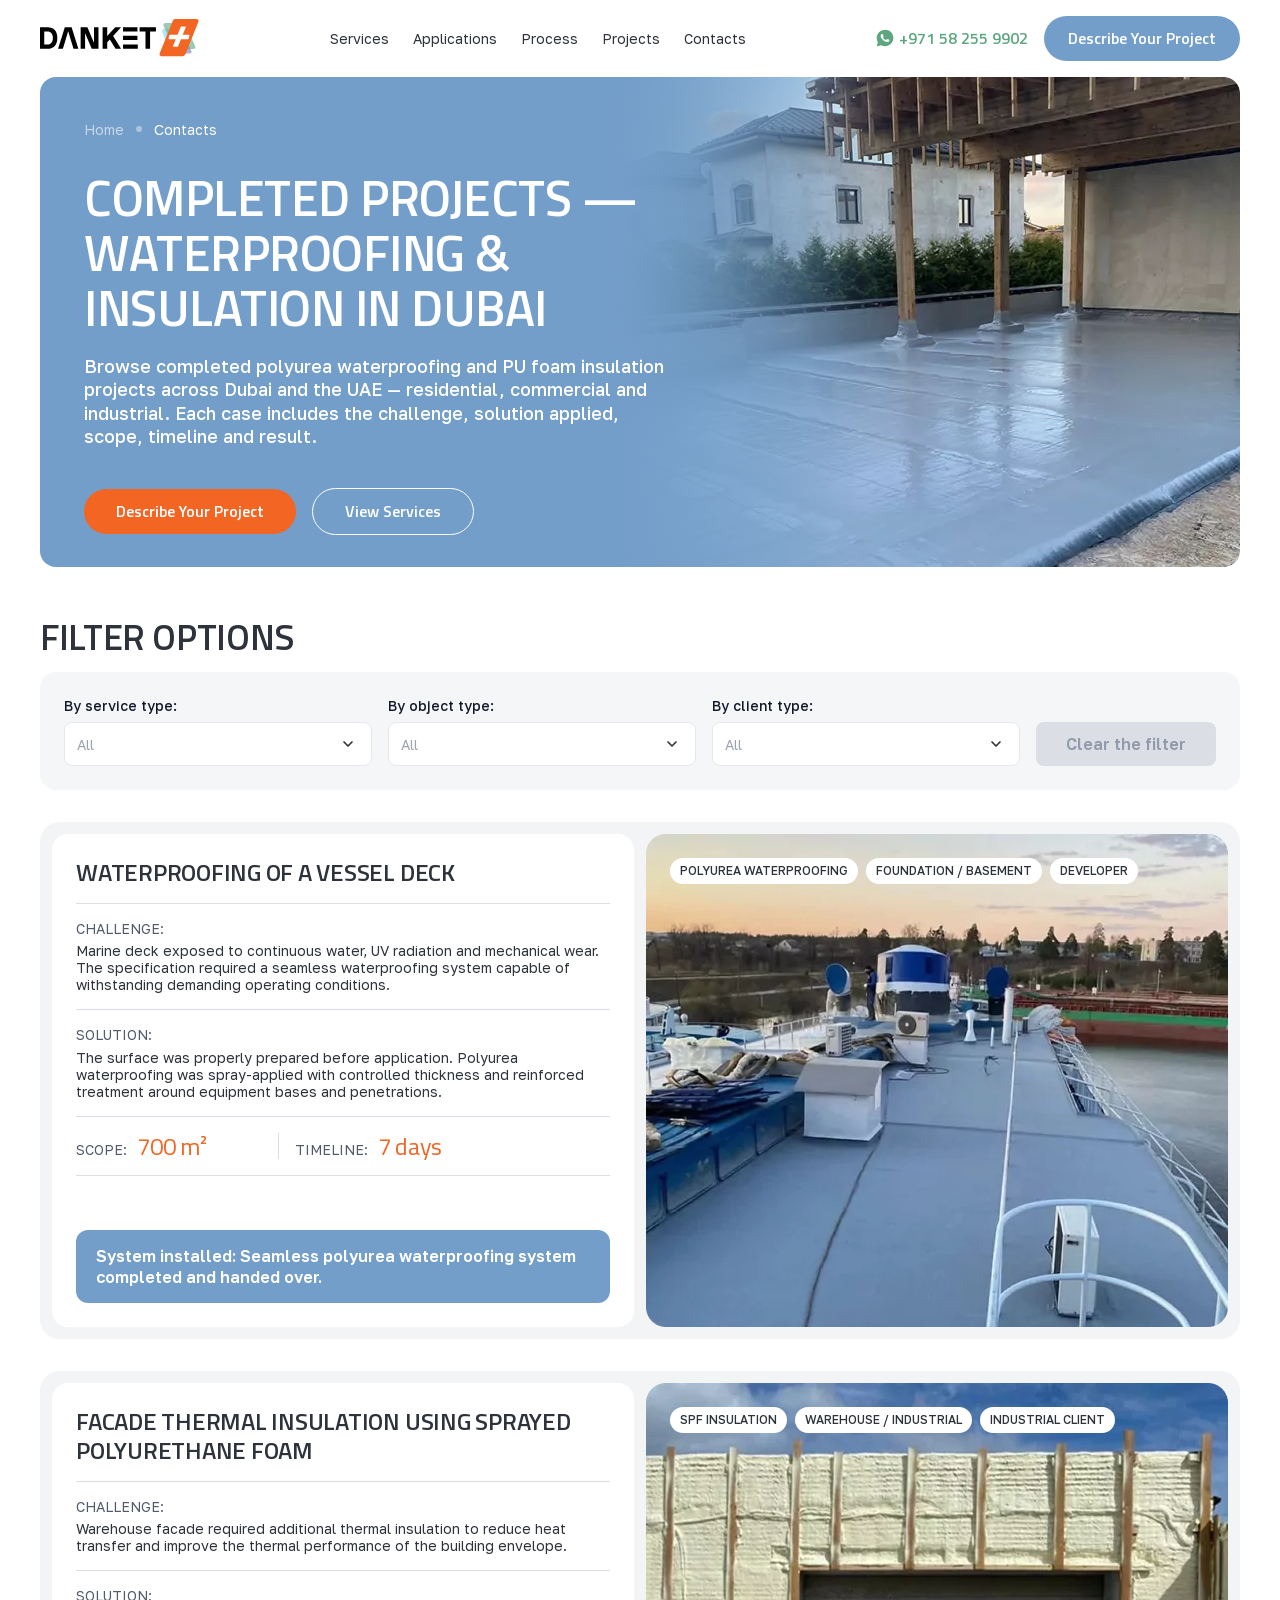
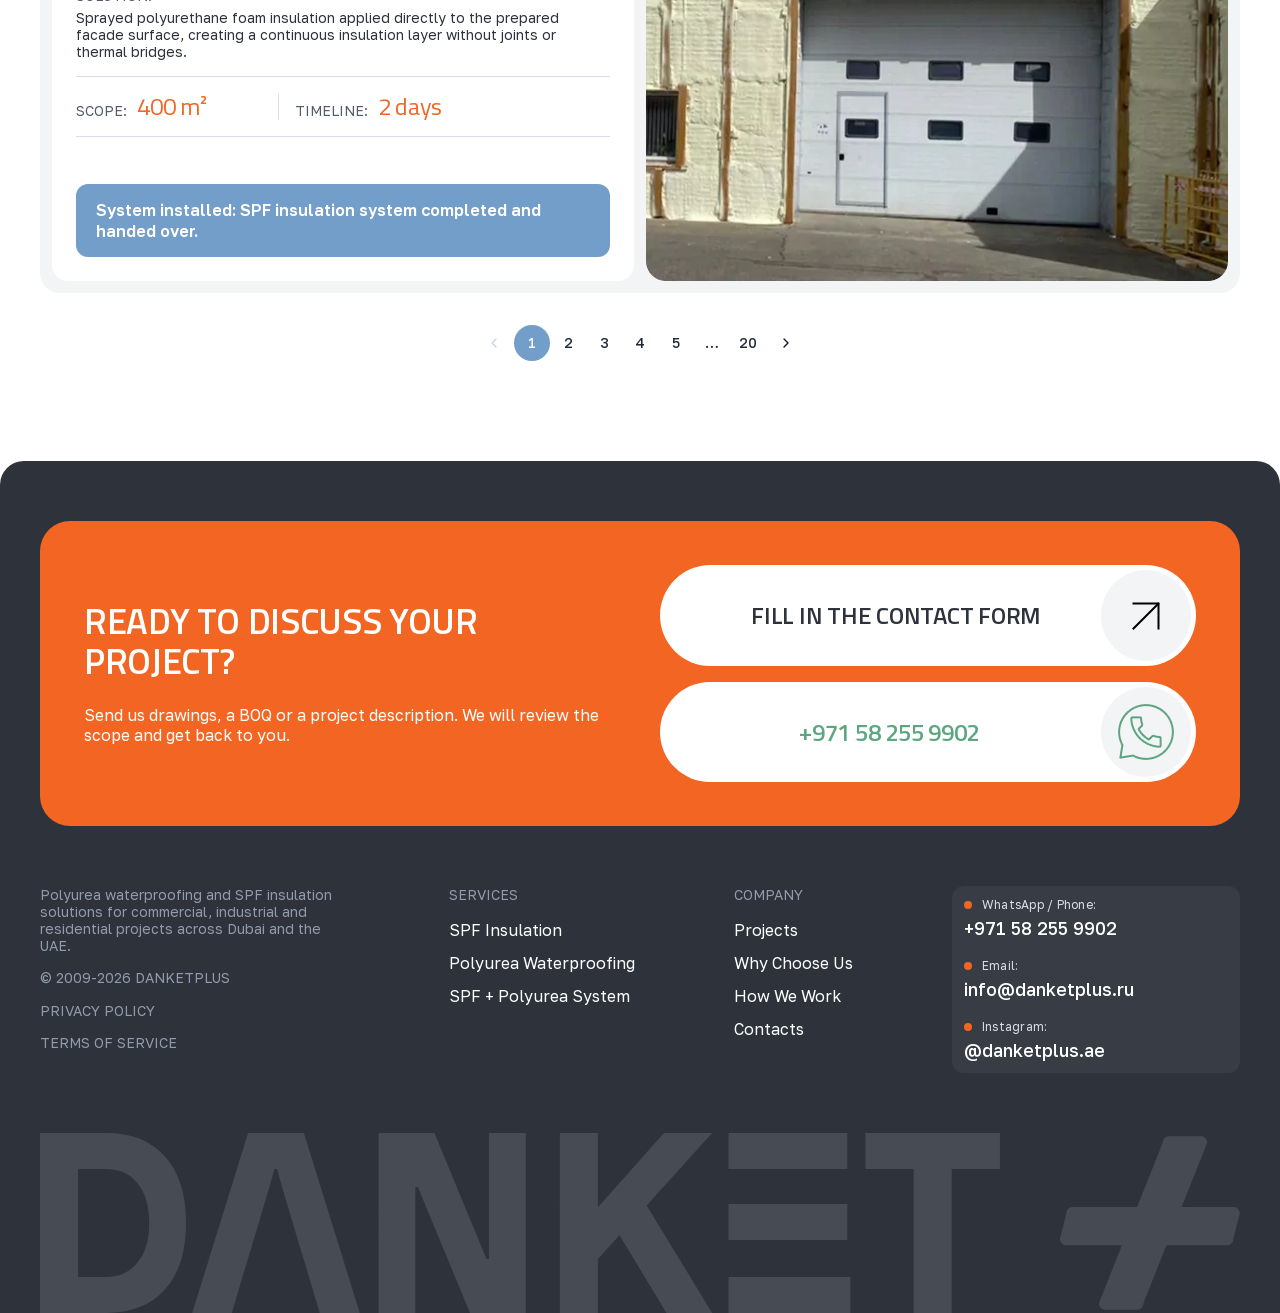
<file: projects.html>
<!DOCTYPE html>
<html lang="en">

<head>
    <meta charset="UTF-8">
    <meta name="viewport" content="width=device-width, initial-scale=1.0">
    <meta name="description"
        content="Danket Plus - Modern solutions and professional project design. Group of companies.">
    <title>Danket Plus</title>
    <!-- Responsive Preload for LCP Hero Background Images -->
    <link rel="preload" href="assets/images/projects_main-bg_mobile.webp" as="image" type="image/webp"
        media="(max-width: 480px)">
    <link rel="preload" href="assets/images/projects_main-bg.webp" as="image" type="image/webp"
        media="(min-width: 481px)">
    <!-- Self-hosted fonts: preloaded so the first paint already has them.
         Only the two faces used above the fold are preloaded. -->
    <link rel="preload" href="assets/fonts/golos-text.woff2" as="font" type="font/woff2" crossorigin>
    <link rel="preload" href="assets/fonts/titillium-web-600.woff2" as="font" type="font/woff2" crossorigin>
    <link rel="stylesheet" href="assets/styles/fonts.css">
    <!-- Main Stylesheet -->
    <link rel="stylesheet" href="assets/styles/style.css">
</head>
<style>
    .hero__card {
        background: linear-gradient(90deg, #739EC9 47.69%, rgba(115, 158, 201, 0.00) 72.11%),
            url('assets/images/projects_main-bg.webp');
    }

    @media (max-width: 480px) {
        .hero__card {
            background-image: url('assets/images/projects_main-bg_mobile.webp');
        }
    }
</style>

<body>
    <div class="wrapper">
        <!-- Sticky Header -->
        <header class="header">
            <div class="container header__container">
                <a href="#" class="logo" aria-label="Danket Plus Home">
                    <img src="assets/images/logo.svg" alt="Danket Plus Logo" width="161" height="38">
                    <span class="logo__subtext">
                        <svg xmlns="http://www.w3.org/2000/svg" width="117" height="7" viewBox="0 0 117 7" fill="none">
                            <path d="M0 6.90212V1.5338H3.38183V2.16266H0.722481V6.90212H0Z" fill="black" />
                            <path
                                d="M6.83721 6.90212V1.5338H8.68184C9.15837 1.5338 9.54779 1.60538 9.8501 1.74854C10.1575 1.88658 10.3856 2.08086 10.5342 2.33138C10.6828 2.57679 10.757 2.86055 10.757 3.18264C10.757 3.49963 10.6828 3.78338 10.5342 4.03391C10.3856 4.28443 10.1575 4.48127 9.8501 4.62442C9.54779 4.76246 9.15837 4.83148 8.68184 4.83148H7.55969V6.90212H6.83721ZM7.55969 4.20262H8.64341C9.15581 4.20262 9.51448 4.1106 9.71944 3.92654C9.92953 3.74248 10.0346 3.49452 10.0346 3.18264C10.0346 2.87077 9.92953 2.62281 9.71944 2.43875C9.51448 2.25469 9.15581 2.16266 8.64341 2.16266H7.55969V4.20262Z"
                                fill="black" />
                            <path
                                d="M15.142 6.97881C15.0856 6.97881 15.0292 6.97625 14.9729 6.97114C14.9216 6.97114 14.8755 6.96859 14.8345 6.96347V6.31928C14.8755 6.32439 14.9216 6.3295 14.9729 6.33461C15.0292 6.33461 15.0856 6.33461 15.142 6.33461C15.2905 6.33461 15.4084 6.31672 15.4955 6.28093C15.5877 6.24514 15.6672 6.18123 15.7338 6.0892C15.8004 5.99718 15.8696 5.86425 15.9413 5.69042L13.72 1.5338H14.504L16.3025 4.94652L17.8244 1.5338H18.5622L16.6023 5.85146C16.5152 6.04575 16.4255 6.21447 16.3333 6.35762C16.241 6.50078 16.1386 6.61837 16.0258 6.7104C15.9131 6.80242 15.785 6.86889 15.6415 6.90979C15.4981 6.9558 15.3315 6.97881 15.142 6.97881Z"
                                fill="black" />
                            <path d="M22.0203 6.90212V1.5338H26.2476V6.90212H25.5251V2.16266H22.7428V6.90212H22.0203Z"
                                fill="black" />
                            <path d="M30.3211 6.90212V1.5338H34.5484V6.90212H33.8259V2.16266H31.0436V6.90212H30.3211Z"
                                fill="black" />
                            <path
                                d="M38.0071 6.90212L40.0669 1.5338H40.7894L42.8493 6.90212H42.0653L41.5503 5.56771H39.2753L38.7603 6.90212H38.0071ZM39.5135 4.93885H41.3121L40.4128 2.45409L39.5135 4.93885Z"
                                fill="black" />
                            <path
                                d="M53.8396 6.90212V1.5338H54.5621V3.84218H55.1769L57.2829 1.5338H58.1437L55.7918 4.09526L58.2206 6.90212H57.2983L55.1769 4.44036H54.5621V6.90212H53.8396Z"
                                fill="black" />
                            <path
                                d="M63.6827 6.97881C63.3753 6.97881 63.0781 6.92768 62.7912 6.82543C62.5093 6.71806 62.2557 6.55446 62.0302 6.33461C61.8048 6.11477 61.6255 5.83357 61.4922 5.49102C61.3641 5.14847 61.3001 4.7369 61.3001 4.25631V4.10293C61.3001 3.64279 61.3641 3.24655 61.4922 2.91423C61.6255 2.5819 61.8048 2.30838 62.0302 2.09364C62.2557 1.8738 62.5093 1.71275 62.7912 1.61049C63.0781 1.50824 63.3753 1.45711 63.6827 1.45711C63.9902 1.45711 64.2848 1.50824 64.5666 1.61049C64.8536 1.71275 65.1098 1.8738 65.3352 2.09364C65.5607 2.30838 65.7374 2.5819 65.8655 2.91423C65.9988 3.24655 66.0654 3.64279 66.0654 4.10293V4.25631C66.0654 4.7369 65.9988 5.14847 65.8655 5.49102C65.7374 5.83357 65.5607 6.11477 65.3352 6.33461C65.1098 6.55446 64.8536 6.71806 64.5666 6.82543C64.2848 6.92768 63.9902 6.97881 63.6827 6.97881ZM63.6827 6.33461C63.9645 6.33461 64.2259 6.26559 64.4667 6.12755C64.7126 5.98951 64.9125 5.76711 65.0662 5.46034C65.2199 5.15358 65.2968 4.75224 65.2968 4.25631V4.10293C65.2968 3.63256 65.2199 3.25167 65.0662 2.96024C64.9125 2.66371 64.7126 2.44642 64.4667 2.30838C64.2259 2.17033 63.9645 2.10131 63.6827 2.10131C63.406 2.10131 63.1447 2.17033 62.8988 2.30838C62.6528 2.44642 62.453 2.66371 62.2993 2.96024C62.1455 3.25167 62.0687 3.63256 62.0687 4.10293V4.25631C62.0687 4.75224 62.1455 5.15358 62.2993 5.46034C62.453 5.76711 62.6528 5.98951 62.8988 6.12755C63.1447 6.26559 63.406 6.33461 63.6827 6.33461Z"
                                fill="black" />
                            <path
                                d="M69.8333 6.90212V1.5338H70.5865L72.385 4.94652L74.1836 1.5338H74.906V6.90212H74.1836V2.83754L72.6387 5.75177H72.1007L70.5558 2.83754V6.90212H69.8333Z"
                                fill="black" />
                            <path d="M78.9823 6.90212V1.5338H83.2096V6.90212H82.4871V2.16266H79.7048V6.90212H78.9823Z"
                                fill="black" />
                            <path
                                d="M86.6683 6.90212L88.7281 1.5338H89.4506L91.5104 6.90212H90.7265L90.2115 5.56771H87.9365L87.4215 6.90212H86.6683ZM88.1747 4.93885H89.9732L89.074 2.45409L88.1747 4.93885Z"
                                fill="black" />
                            <path
                                d="M94.9685 6.90212V1.5338H95.691V3.82684H98.5502V1.5338H99.2727V6.90212H98.5502V4.4557H95.691V6.90212H94.9685Z"
                                fill="black" />
                            <path
                                d="M103.344 6.90212V1.5338H104.067V5.75177L106.926 1.5338H107.649V6.90212H106.926V2.68416L104.067 6.90212H103.344Z"
                                fill="black" />
                            <path
                                d="M111.72 6.90212V1.5338H112.443V5.75177L115.302 1.5338H116.024V6.90212H115.302V2.68416L112.443 6.90212H111.72ZM113.872 1.15035C113.585 1.15035 113.345 1.1069 113.15 1.01998C112.955 0.933064 112.809 0.805247 112.712 0.636529C112.614 0.462698 112.566 0.250522 112.566 0H113.242C113.242 0.235183 113.296 0.403902 113.404 0.506155C113.511 0.608409 113.667 0.659536 113.872 0.659536C114.082 0.659536 114.241 0.608409 114.349 0.506155C114.462 0.403902 114.518 0.235183 114.518 0H115.179C115.179 0.250522 115.13 0.462698 115.033 0.636529C114.936 0.805247 114.79 0.933064 114.595 1.01998C114.405 1.1069 114.164 1.15035 113.872 1.15035Z"
                                fill="black" />
                        </svg>
                    </span>
                </a>

                <nav class="header__nav" aria-label="Main Navigation">
                    <ul class="header__nav-list">
                        <li><a href="#services" class="header__nav-link">Services</a></li>
                        <li><a href="#applications" class="header__nav-link">Applications</a></li>
                        <li><a href="#process" class="header__nav-link">Process</a></li>
                        <li><a href="#projects" class="header__nav-link">Projects</a></li>
                        <li><a href="#contacts" class="header__nav-link">Contacts</a></li>
                    </ul>
                </nav>

                <!-- Desktop Actions -->
                <div class="header__actions">
                    <a href="https://wa.me/971582559902" class="header__whatsapp" target="_blank"
                        rel="noopener noreferrer">
                        <img src="assets/images/watsapp-icon.svg" alt="WhatsApp Icon" width="20" height="20"
                            loading="lazy">
                        <span>+971 58 255 9902</span>
                    </a>
                    <a href="#contact" class="btn btn--primary header__cta">Describe Your Project</a>
                </div>

                <!-- Mobile Hamburger Button -->
                <button class="header__burger" id="burgerToggle" aria-label="Open Menu" aria-expanded="false"
                    aria-controls="mobileMenu">
                    <img src="assets/images/burger-icon.svg" alt="Menu Icon" width="24" height="24">
                </button>
            </div>

            <!-- Mobile Drawer Menu Overlay -->
            <div class="mobile-menu" id="mobileMenu" role="dialog" aria-modal="true"
                aria-label="Mobile Navigation Menu">
                <div class="mobile-menu__backdrop" id="menuBackdrop"></div>
                <div class="mobile-menu__content">
                    <div class="mobile-menu__header">
                        <a href="#" class="logo" aria-label="Danket Plus Home">
                            <img src="assets/images/logo.svg" alt="Danket Plus Logo" width="161" height="38">
                            <span class="logo__subtext">ГРУППА КОМПАНИЙ</span>
                        </a>
                        <button class="mobile-menu__close" id="menuClose" aria-label="Close Menu">&times;</button>
                    </div>
                    <nav class="mobile-menu__nav" aria-label="Mobile Navigation Links">
                        <ul class="mobile-menu__list">
                            <li><a href="#services" class="mobile-menu__link">Services</a></li>
                            <li><a href="#applications" class="mobile-menu__link">Applications</a></li>
                            <li><a href="#process" class="mobile-menu__link">Process</a></li>
                            <li><a href="#projects" class="mobile-menu__link">Projects</a></li>
                            <li><a href="#contacts" class="mobile-menu__link">Contacts</a></li>
                        </ul>
                    </nav>
                    <div class="mobile-menu__actions">
                        <a href="https://wa.me/971582559902" class="mobile-menu__whatsapp" target="_blank"
                            rel="noopener noreferrer">
                            <img src="assets/images/watsapp-icon.svg" alt="WhatsApp Icon" width="20" height="20">
                            <span>+971 58 255 9902</span>
                        </a>
                        <a href="#contact" class="btn btn--primary mobile-menu__cta">Describe Your Project</a>
                    </div>
                </div>
            </div>
        </header>
        <section class="hero" style="margin: 0;">
            <div class="container">
                <div class="hero_inner">
                    <div class="hero__card">
                        <div class="hero__content">
                            <!-- Breadcrumbs -->
                            <div class="breadcrumbs">
                                <a href="#" class="breadcrumbs__link">Home</a>
                                <span class="breadcrumbs__separator"></span>
                                <span class="breadcrumbs__current">Сontacts</span>
                            </div>

                            <div class="block__inner">
                                <div class="title-block">
                                    <h1 class="hero__title hero__title--desktop">Completed Projects — Waterproofing &
                                        Insulation in Dubai</h1>
                                    <h1 class="hero__title hero__title--mobile">Completed Projects — Waterproofing &
                                        Insulation in Dubai</h1>

                                    <!-- Hero Description -->
                                    <p class="hero__text hero__text--desktop">
                                        Browse completed polyurea waterproofing and PU foam insulation projects across
                                        Dubai and the UAE — residential, commercial and industrial. Each case includes
                                        the challenge, solution applied, scope, timeline and result.
                                    </p>
                                    <p class="hero__text hero__text--tablet">
                                        Spray polyurethane foam reduces overheating of structures and indoor spaces,
                                        stabilising internal temperatures and lowering the load on air conditioning
                                        systems.
                                    </p>
                                </div>
                                <!-- Hero CTA Actions -->
                                <div class="hero__actions">
                                    <a href="#contact" class="btn btn--accent desktop-btn">Describe Your Project</a>
                                    <a href="#services" class="btn btn--outline desktop-btn">View Services</a>
                                </div>
                            </div>
                        </div>
                    </div>
                </div>
            </div>
        </section>

        <!-- Filter Options Section -->
        <section class="filter-options">
            <div class="container">
                <h2 class="filter-options__title">FILTER OPTIONS</h2>
                <div class="filter-options__card">
                    <div class="filter-group">
                        <label for="filterService" class="filter-label">By service type:</label>
                        <div class="filter-select-wrapper">
                            <select id="filterService" class="filter-select">
                                <option value="all">All</option>
                                <option value="spf">SPF Insulation</option>
                                <option value="polyurea">Polyurea Waterproofing</option>
                                <option value="system">SPF + Polyurea System</option>
                            </select>
                            <span class="filter-select-arrow">
                                <svg xmlns="http://www.w3.org/2000/svg" width="16" height="16" viewBox="0 0 24 24"
                                    fill="none" stroke="#2D323B" stroke-width="2.5" stroke-linecap="round"
                                    stroke-linejoin="round">
                                    <path d="m6 9 6 6 6-6" />
                                </svg>
                            </span>
                        </div>
                    </div>

                    <div class="filter-group">
                        <label for="filterObject" class="filter-label">By object type:</label>
                        <div class="filter-select-wrapper">
                            <select id="filterObject" class="filter-select">
                                <option value="all">All</option>
                                <option value="commercial">Commercial</option>
                                <option value="industrial">Industrial</option>
                                <option value="residential">Residential</option>
                            </select>
                            <span class="filter-select-arrow">
                                <svg xmlns="http://www.w3.org/2000/svg" width="16" height="16" viewBox="0 0 24 24"
                                    fill="none" stroke="#2D323B" stroke-width="2.5" stroke-linecap="round"
                                    stroke-linejoin="round">
                                    <path d="m6 9 6 6 6-6" />
                                </svg>
                            </span>
                        </div>
                    </div>

                    <div class="filter-group">
                        <label for="filterClient" class="filter-label">By client type:</label>
                        <div class="filter-select-wrapper">
                            <select id="filterClient" class="filter-select">
                                <option value="all">All</option>
                                <option value="b2b">B2B / Contractor</option>
                                <option value="private">Private Owner</option>
                                <option value="government">Government / Municipal</option>
                            </select>
                            <span class="filter-select-arrow">
                                <svg xmlns="http://www.w3.org/2000/svg" width="16" height="16" viewBox="0 0 24 24"
                                    fill="none" stroke="#2D323B" stroke-width="2.5" stroke-linecap="round"
                                    stroke-linejoin="round">
                                    <path d="m6 9 6 6 6-6" />
                                </svg>
                            </span>
                        </div>
                    </div>

                    <div class="filter-group filter-group--btn">
                        <button type="button" class="filter-clear-btn" id="clearFilterBtn">Clear the filter</button>
                    </div>
                </div>
                <!-- Projects List -->
                <div class="projects-list">
                    <!-- Project Card 1 -->
                    <article class="project-card">
                        <div class="project-card__info">
                            <h3 class="project-card__title">WATERPROOFING OF A VESSEL DECK</h3>

                            <div class="project-card__section project-card__section--challenge">
                                <span class="project-card__label">CHALLENGE:</span>
                                <p class="project-card__text">
                                    Marine deck exposed to continuous water, UV radiation and mechanical wear. The
                                    specification required a seamless waterproofing system capable of withstanding
                                    demanding operating conditions.
                                </p>
                            </div>

                            <div class="project-card__section project-card__section--solution">
                                <span class="project-card__label">SOLUTION:</span>
                                <p class="project-card__text">
                                    The surface was properly prepared before application. Polyurea waterproofing was
                                    spray-applied with controlled thickness and reinforced treatment around equipment
                                    bases and penetrations.
                                </p>
                            </div>

                            <div class="project-card__metrics">
                                <div class="project-card__metric">
                                    <span class="project-card__label desktop-only">SCOPE:</span>
                                    <span class="project-card__label mobile-only">Scope: metal roof</span>
                                    <span class="project-card__metric-value desktop-only">700 m²</span>
                                    <span class="project-card__metric-value mobile-only">2,400 m²</span>
                                </div>
                                <div class="metrics_block">
                                    <div class="project-card__metric-divider"></div>
                                    <div class="project-card__metric">
                                        <span class="project-card__label desktop-only">TIMELINE:</span>
                                        <span class="project-card__label mobile-only">Timeline:</span>
                                        <span class="project-card__metric-value desktop-only">7 days</span>
                                        <span class="project-card__metric-value mobile-only">4 days</span>
                                    </div>
                                </div>
                            </div>

                            <div class="project-card__system desktop-only-system">
                                <strong>System installed:</strong> Seamless polyurea waterproofing system completed and
                                handed over.
                            </div>
                        </div>

                        <div class="project-card__media">
                            <div class="project-card__tags">
                                <span class="project-tag">POLYUREA WATERPROOFING</span>
                                <span class="project-tag">FOUNDATION / BASEMENT</span>
                                <span class="project-tag">DEVELOPER</span>
                            </div>
                            <img src="assets/images/filter-options_img1.webp" alt="Waterproofing of a Vessel Deck"
                                class="project-card__image" loading="lazy" width="582" height="493">
                        </div>
                    </article>

                    <!-- Project Card 2 -->
                    <article class="project-card">
                        <div class="project-card__info">
                            <h3 class="project-card__title">FACADE THERMAL INSULATION USING SPRAYED POLYURETHANE FOAM
                            </h3>

                            <div class="project-card__section project-card__section--challenge">
                                <span class="project-card__label">CHALLENGE:</span>
                                <p class="project-card__text">
                                    Warehouse facade required additional thermal insulation to reduce heat transfer and
                                    improve the thermal performance of the building envelope.
                                </p>
                            </div>

                            <div class="project-card__section project-card__section--solution">
                                <span class="project-card__label">SOLUTION:</span>
                                <p class="project-card__text">
                                    Sprayed polyurethane foam insulation applied directly to the prepared facade
                                    surface, creating a continuous insulation layer without joints or thermal bridges.
                                </p>
                            </div>

                            <div class="project-card__metrics">
                                <div class="project-card__metric">
                                    <span class="project-card__label desktop-only">SCOPE:</span>
                                    <span class="project-card__label mobile-only">Scope: facade</span>
                                    <span class="project-card__metric-value">400 m²</span>
                                </div>
                                <div class="metrics_block">
                                    <div class="project-card__metric-divider"></div>
                                    <div class="project-card__metric">
                                        <span class="project-card__label desktop-only">TIMELINE:</span>
                                        <span class="project-card__label mobile-only">Timeline:</span>
                                        <span class="project-card__metric-value">2 days</span>
                                    </div>
                                </div>
                            </div>

                            <div class="project-card__system desktop-only-system">
                                <strong>System installed:</strong> SPF insulation system completed and handed over.
                            </div>
                        </div>

                        <div class="project-card__media">
                            <div class="project-card__tags">
                                <span class="project-tag">SPF INSULATION</span>
                                <span class="project-tag">WAREHOUSE / INDUSTRIAL</span>
                                <span class="project-tag">INDUSTRIAL CLIENT</span>
                            </div>
                            <img src="assets/images/filter-options_img2.webp"
                                alt="Facade Thermal Insulation Using Sprayed Polyurethane Foam"
                                class="project-card__image" loading="lazy" width="582" height="498">
                        </div>
                    </article>
                </div>
                <!-- Pagination -->
                <nav class="pagination" aria-label="Projects Pagination">
                    <a href="#" class="pagination__arrow pagination__arrow--disabled" aria-label="Previous Page">
                        <svg xmlns="http://www.w3.org/2000/svg" width="16" height="16" viewBox="0 0 24 24" fill="none"
                            stroke="currentColor" stroke-width="2" stroke-linecap="round" stroke-linejoin="round">
                            <polyline points="15 18 9 12 15 6"></polyline>
                        </svg>
                    </a>

                    <div class="pagination__middle-numbers">
                        <a href="#" class="pagination__item pagination__item--active" aria-current="page">1</a>
                        <a href="#" class="pagination__item">2</a>
                        <a href="#" class="pagination__item">3</a>
                        <a href="#" class="pagination__item">4</a>
                        <a href="#" class="pagination__item">5</a>
                        <a href="#" class="pagination__ellipsis">&hellip;</a>
                        <a href="#" class="pagination__item">20</a>
                    </div>

                    <a href="#" class="pagination__arrow" aria-label="Next Page">
                        <svg xmlns="http://www.w3.org/2000/svg" width="16" height="16" viewBox="0 0 24 24" fill="none"
                            stroke="currentColor" stroke-width="2" stroke-linecap="round" stroke-linejoin="round">
                            <polyline points="9 18 15 12 9 6"></polyline>
                        </svg>
                    </a>
                </nav>
        </section>

        <!-- Footer -->
        <footer class="footer">
            <div class="container">
                <!-- Footer Orange CTA Card -->
                <div class="footer-cta">
                    <div class="footer-cta__content">
                        <h2 class="footer-cta__title footer-cta__title--desktop">Ready to discuss your project?</h2>
                        <h2 class="footer-cta__title footer-cta__title--mobile">Tell us about your project</h2>
                        <p class="footer-cta__description">Send us drawings, a BOQ or a project description. We will
                            review the scope and get back to you.</p>
                    </div>
                    <div class="footer-cta__actions">
                        <a href="#contact" class="footer-cta__btn">
                            <span class="footer-cta__btn-text footer-cta__btn-text--desktop">Fill in the Contact
                                Form</span>
                            <span class="footer-cta__btn-text footer-cta__btn-text--mobile">Describe Your Project</span>
                            <span class="footer-cta__btn-icon">
                                <img src="assets/images/arrow-up-right.svg" alt="arrow-up-right.svg" width="60"
                                    height="60" loading="lazy">
                            </span>
                        </a>
                        <a href="https://wa.me/971582559902" class="footer-cta__btn" target="_blank">
                            <span class="footer-cta__btn-text footer-cta__btn-text--green">+971 58 255 9902</span>
                            <span class="footer-cta__btn-icon">
                                <img src="assets/images/footer_watsapp.webp" alt="WhatsApp"
                                    class="footer-cta__whatsapp-icon" width="60" height="60" loading="lazy">
                            </span>
                        </a>
                    </div>
                </div>

                <!-- Footer Columns -->
                <div class="footer-grid">
                    <!-- Info Column -->
                    <div class="footer-col footer-col--info">
                        <p class="footer-info-text">Polyurea waterproofing and SPF insulation solutions for commercial,
                            industrial and residential projects across Dubai and the UAE.</p>
                        <div class="footer-copyright">
                            <span>&copy; 2009-2026 DANKETPLUS</span>
                            <div class="footer-legal-links">
                                <a href="#" class="footer-link">Privacy Policy</a>
                                <a href="#" class="footer-link">Terms of Service</a>
                            </div>
                        </div>
                    </div>

                    <!-- Services Column -->
                    <div class="footer-col footer-col--services">
                        <h4 class="footer-col-title">Services</h4>
                        <ul class="footer-col-list">
                            <li><a href="#" class="footer-link">SPF Insulation</a></li>
                            <li><a href="#" class="footer-link">Polyurea Waterproofing</a></li>
                            <li><a href="#" class="footer-link">SPF + Polyurea System</a></li>
                        </ul>
                    </div>

                    <!-- Company Column -->
                    <div class="footer-col footer-col--company">
                        <h4 class="footer-col-title">Company</h4>
                        <ul class="footer-col-list">
                            <li><a href="#" class="footer-link">Projects</a></li>
                            <li><a href="#" class="footer-link">Why Choose Us</a></li>
                            <li><a href="#" class="footer-link">How We Work</a></li>
                            <li><a href="#" class="footer-link">Contacts</a></li>
                        </ul>
                    </div>

                    <!-- Contacts Card Column -->
                    <div class="footer-col footer-col--contacts">
                        <div class="footer-contacts-card">
                            <ul class="footer-contacts-list">
                                <li class="footer-contacts-item">
                                    <div class="bullet-block">
                                        <span class="footer-contacts-bullet"></span>
                                        <span class="footer-contacts-label">WhatsApp / Phone:</span>
                                    </div>
                                    <div class="footer-contacts-content">
                                        <a href="https://wa.me/971582559902" class="footer-contacts-value"
                                            target="_blank">+971 58 255 9902</a>

                                    </div>
                                </li>
                                <li class="footer-contacts-item">
                                    <div class="bullet-block">
                                        <span class="footer-contacts-bullet"></span>
                                        <span class="footer-contacts-label">Email:</span>
                                    </div>

                                    <div class="footer-contacts-content">
                                        <a href="mailto:info@danketplus.ru"
                                            class="footer-contacts-value">info@danketplus.ru</a>
                                    </div>
                                </li>
                                <li class="footer-contacts-item">
                                    <div class="bullet-block">
                                        <span class="footer-contacts-bullet"></span>
                                        <span class="footer-contacts-label">Instagram:</span>
                                    </div>
                                    <div class="footer-contacts-content">
                                        <a href="https://instagram.com/danketplus.ae" class="footer-contacts-value"
                                            target="_blank">@danketplus.ae</a>
                                    </div>
                                </li>
                            </ul>
                        </div>
                    </div>
                </div>

                <!-- Translucent Giant Logo Background -->
                <div class="footer-bg-logo">
                    <img src="assets/images/footer-logo1.svg" alt="DANKET" class="footer-bg-logo__text" width="982"
                        height="184" loading="lazy">
                    <img src="assets/images/footer-logo2.svg" alt="+" class="footer-bg-logo__plus" width="191"
                        height="184" loading="lazy">
                </div>
            </div>
        </footer>

    </div>

    <!-- Inline script for mobile menu toggling (PageSpeed optimized, zero request overhead) -->
    <script src="assets/js/script.js" defer></script>
</body>

</html>
</file>
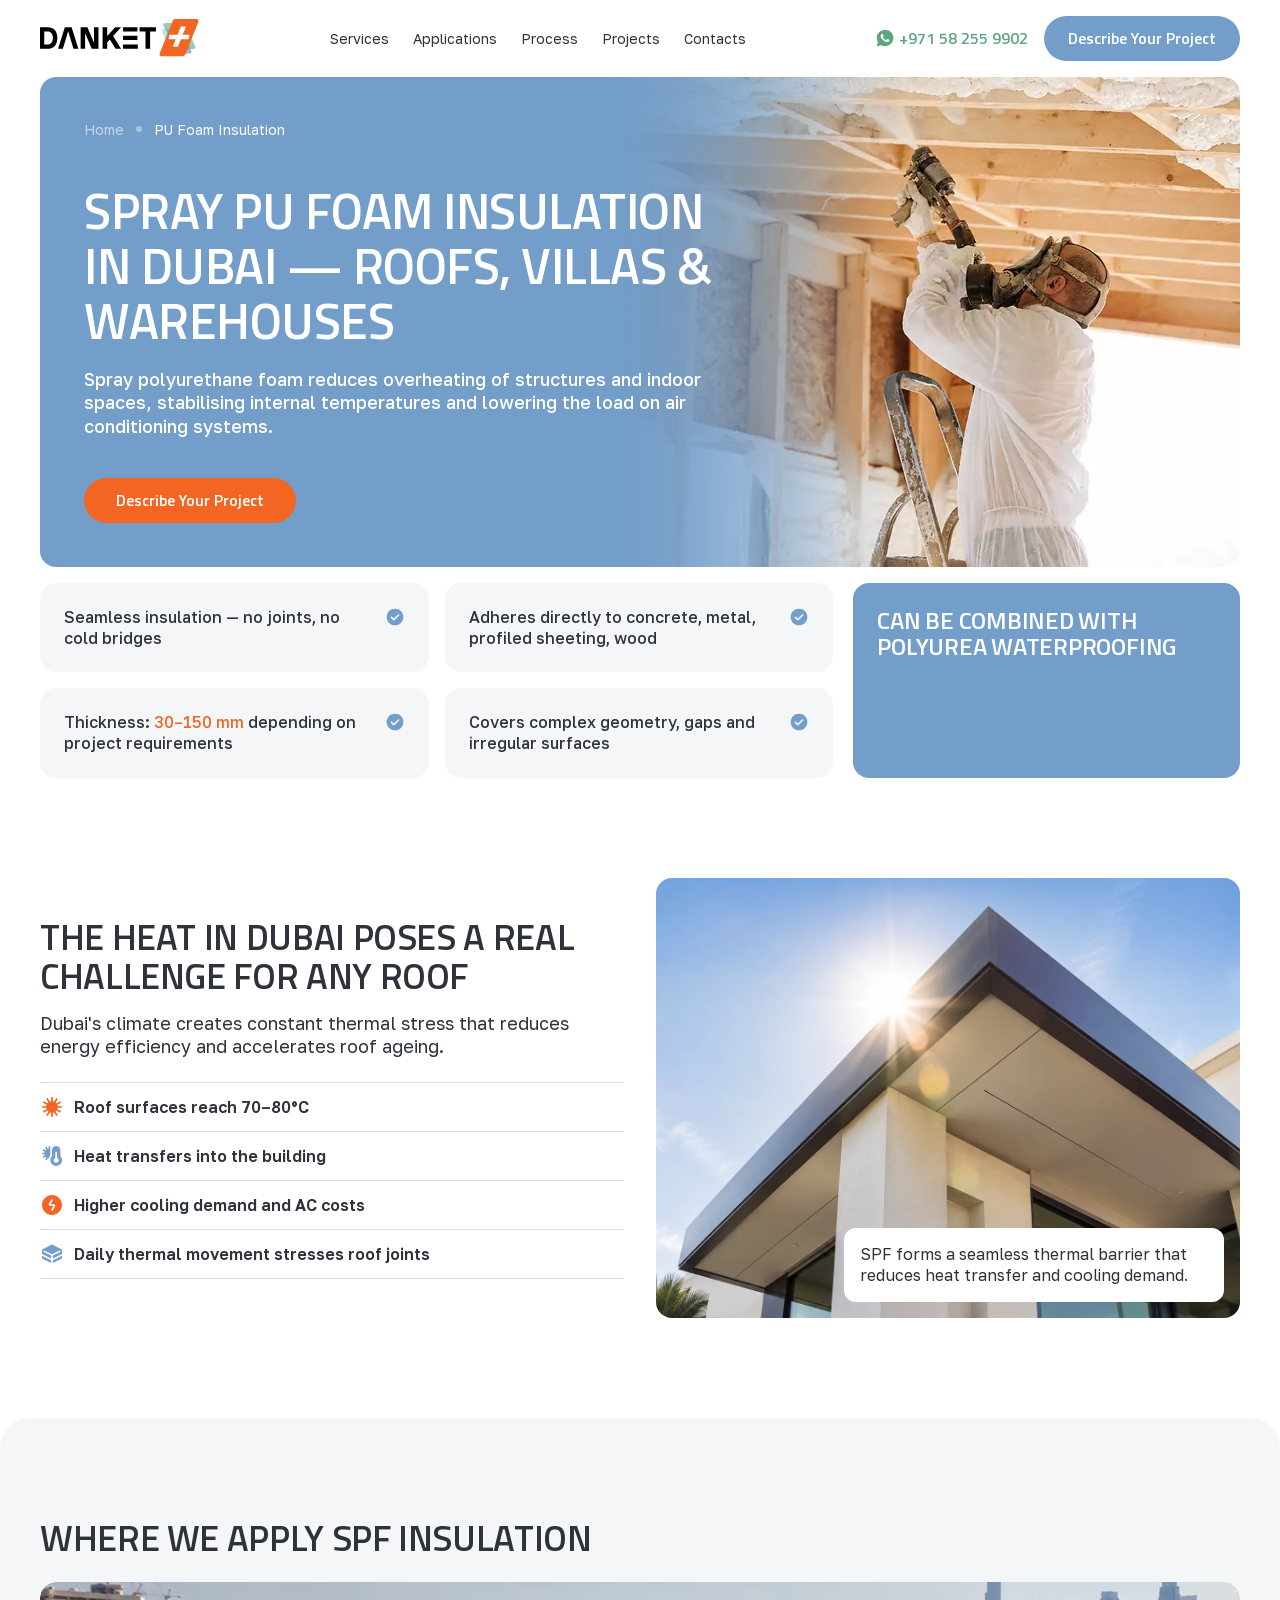
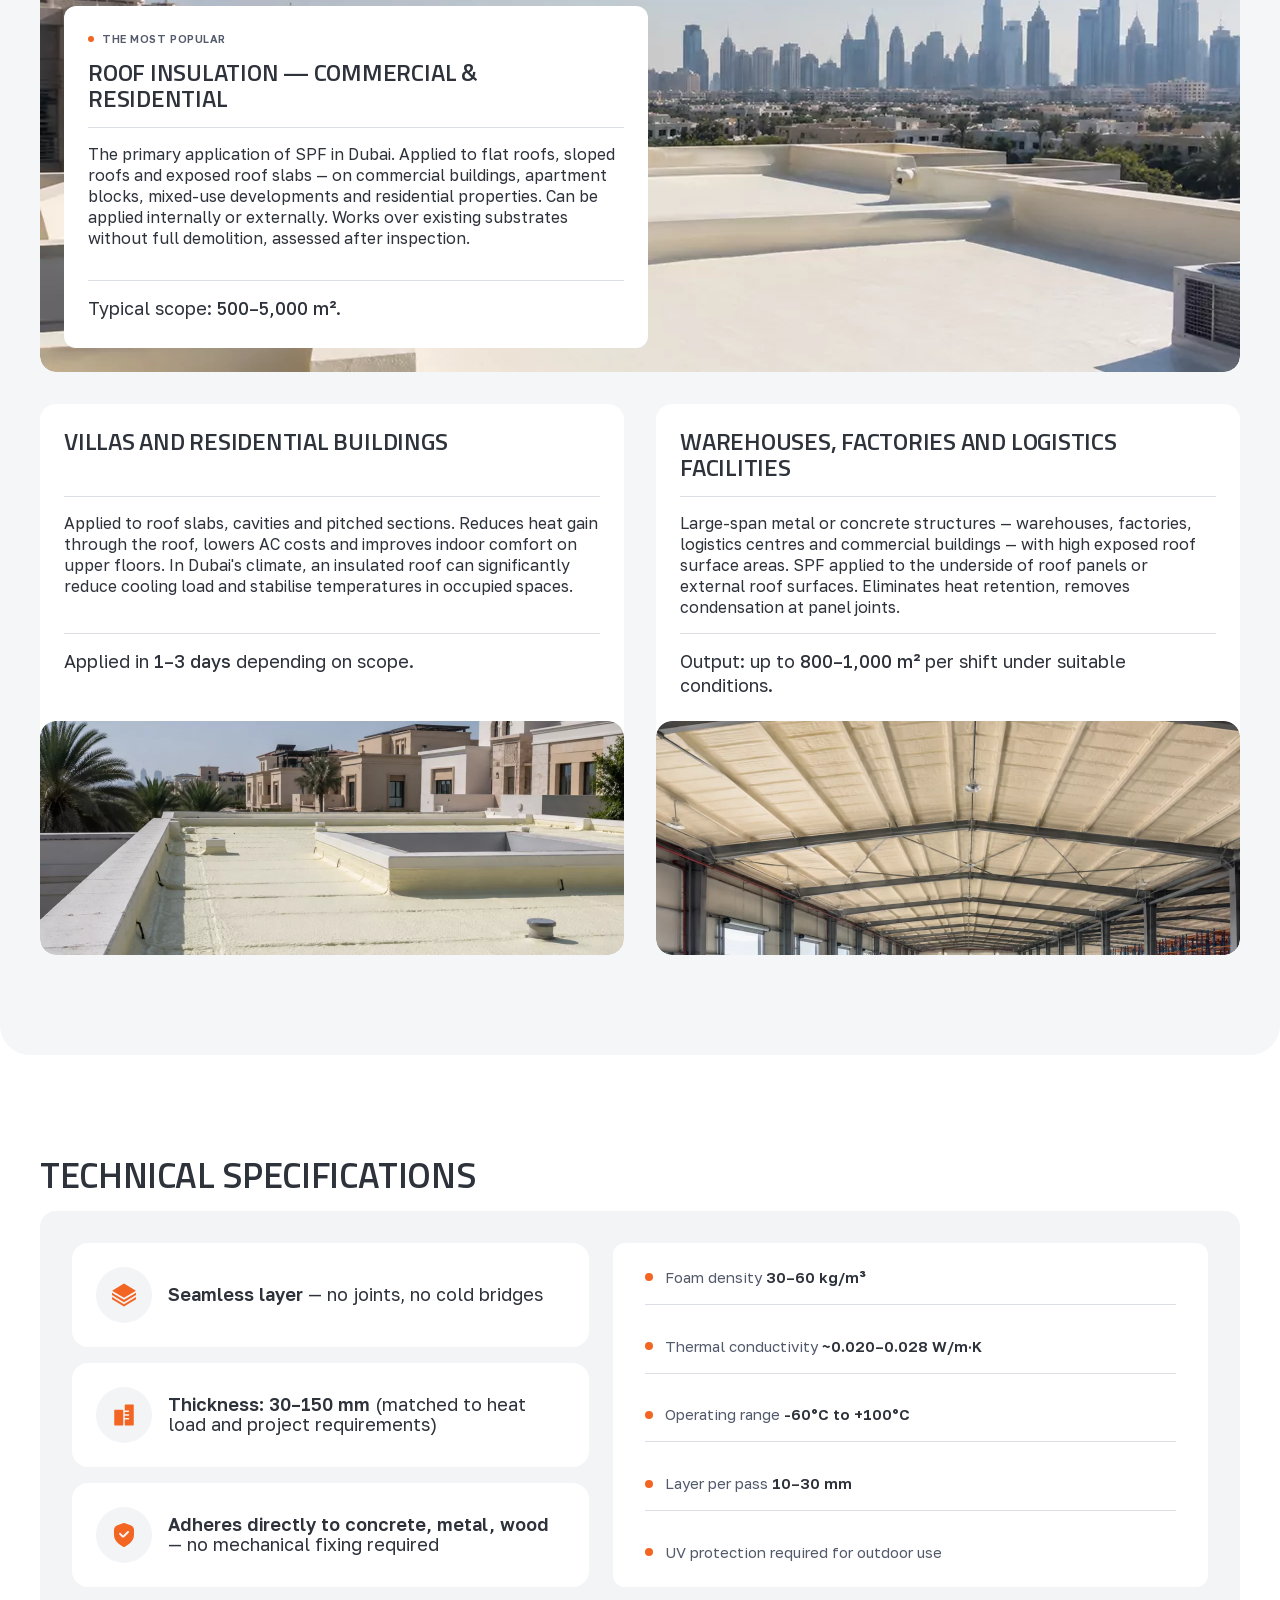
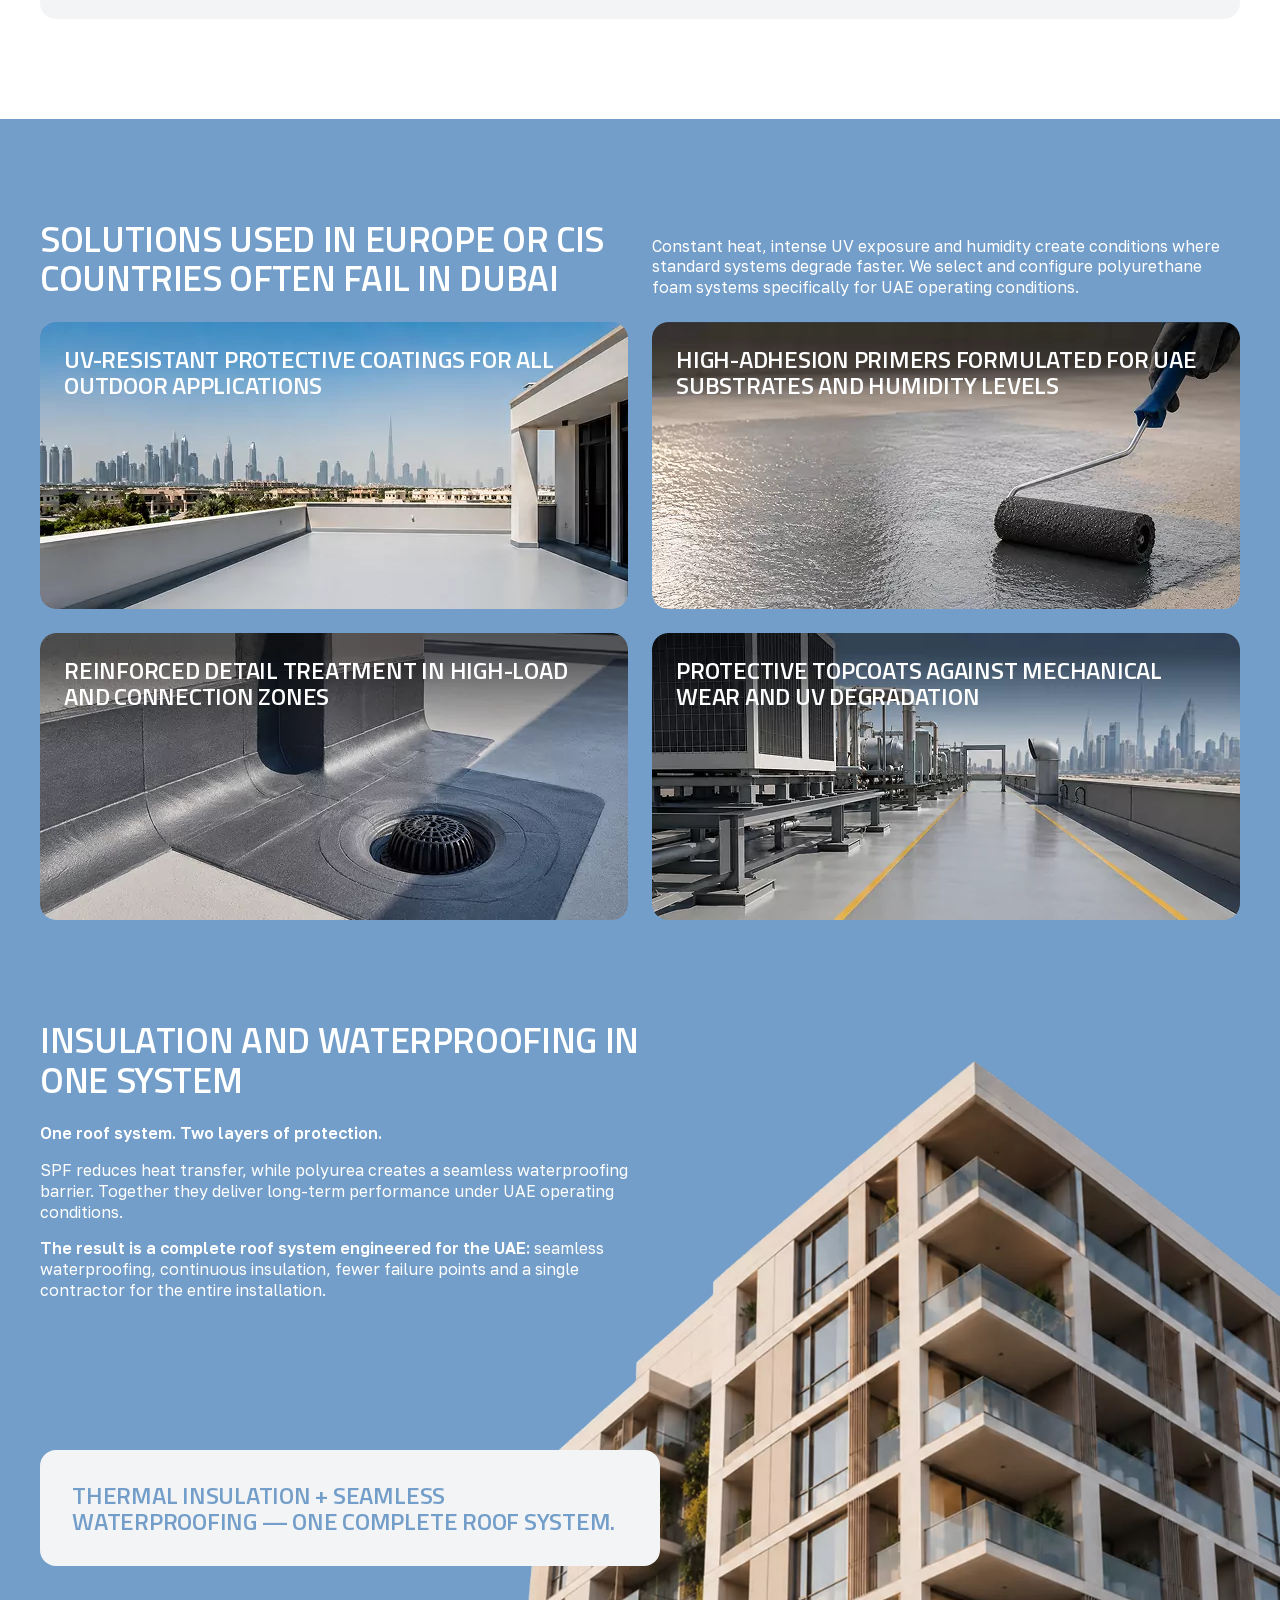
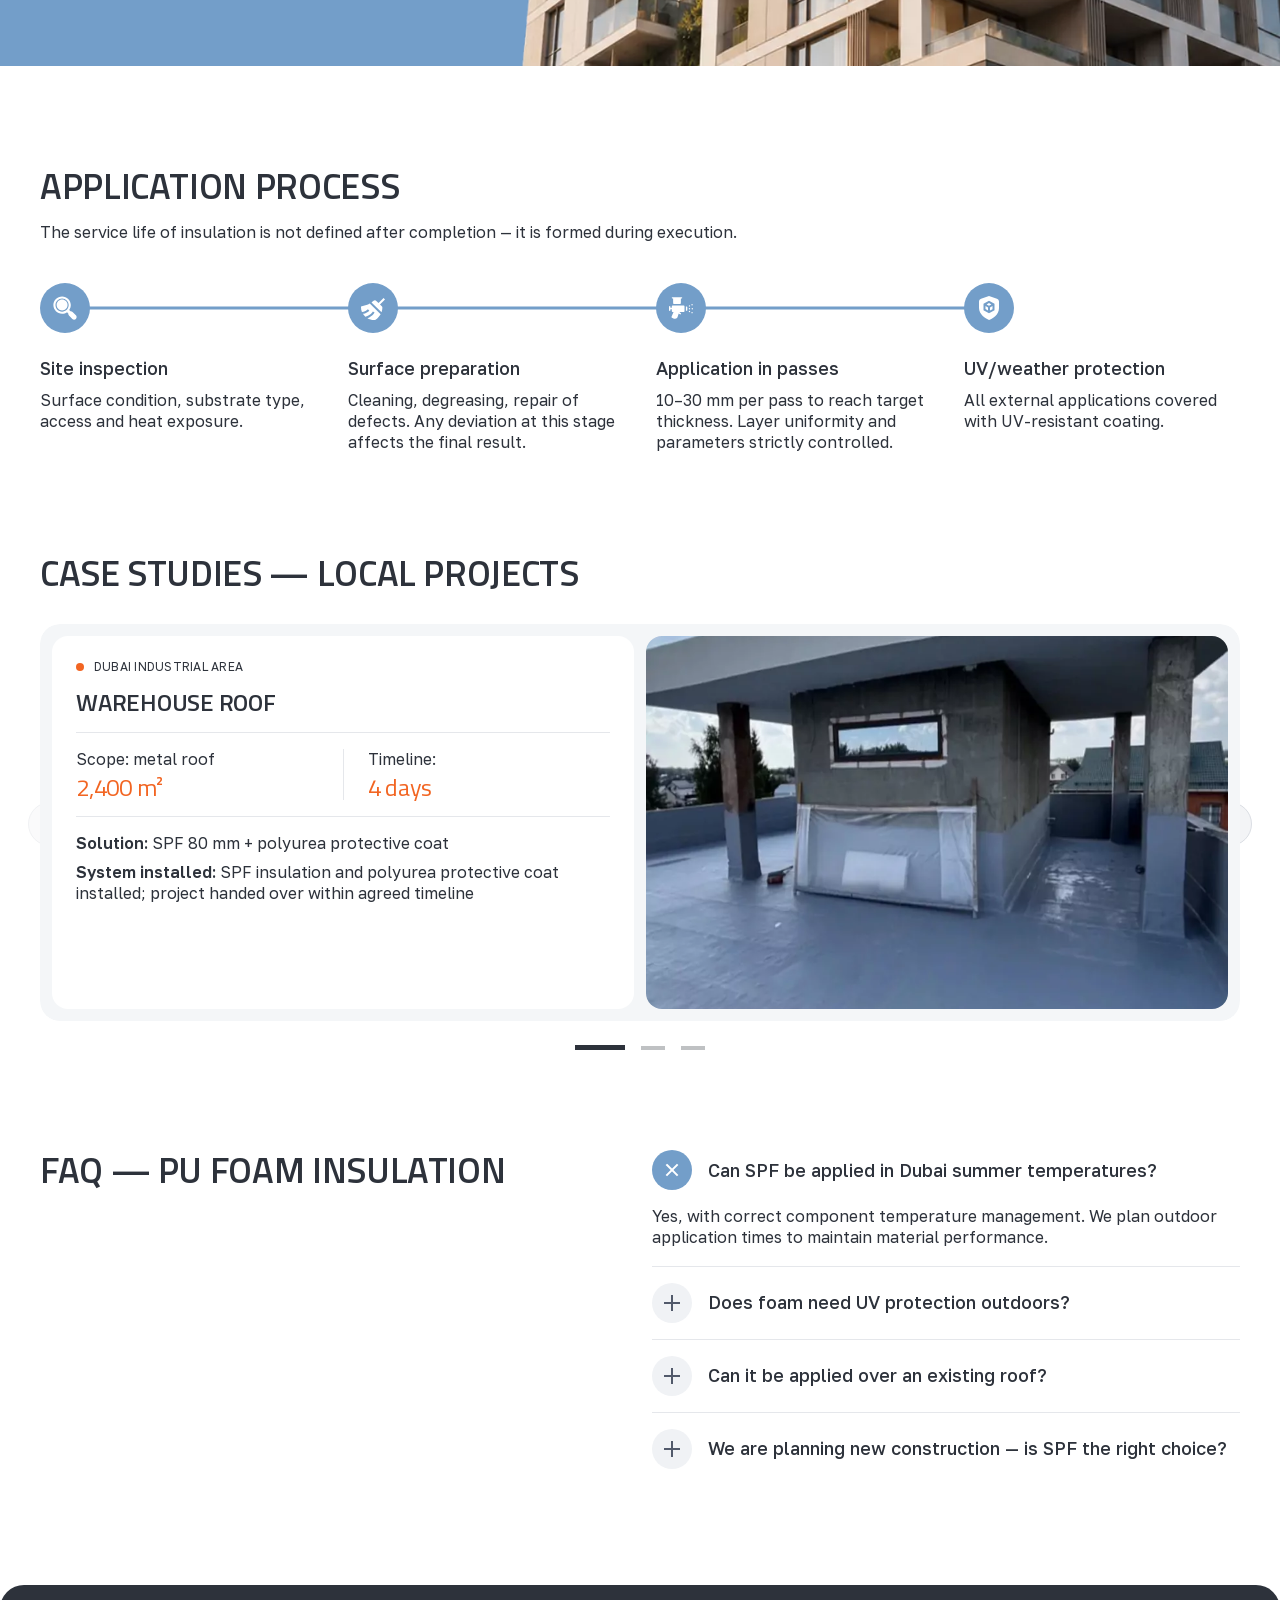
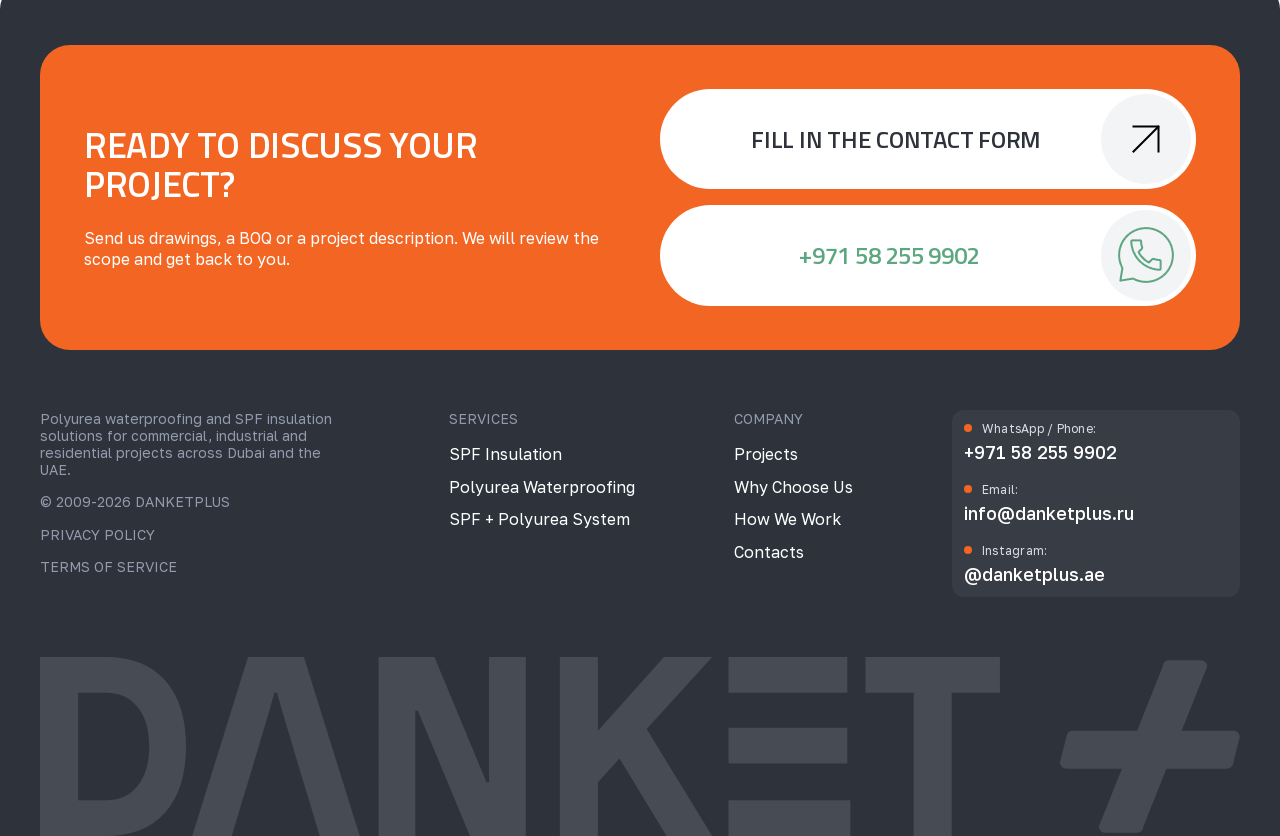
<file: pu-foam-insulation.html>
<!DOCTYPE html>
<html lang="en">

<head>
    <meta charset="UTF-8">
    <meta name="viewport" content="width=device-width, initial-scale=1.0">
    <meta name="description"
        content="Spray PU foam insulation in Dubai for roofs, villas and warehouses. Seamless polyurethane foam that reduces overheating and lowers air conditioning load.">
    <title>Spray PU Foam Insulation in Dubai — Danket Plus</title>
    <!-- Responsive Preload for LCP Hero Background Images -->
    <link rel="preload" href="assets/images/pu-foam-insulation_bg-mobile.webp" as="image" type="image/webp"
        media="(max-width: 480px)">
    <link rel="preload" href="assets/images/pu-foam-insulation_bg.webp" as="image" type="image/webp"
        media="(min-width: 481px)">
    <!-- Self-hosted fonts: preloaded so the first paint already has them.
         Only the two faces used above the fold are preloaded. -->
    <link rel="preload" href="assets/fonts/golos-text.woff2" as="font" type="font/woff2" crossorigin>
    <link rel="preload" href="assets/fonts/titillium-web-600.woff2" as="font" type="font/woff2" crossorigin>
    <link rel="stylesheet" href="assets/styles/fonts.css">
    <!-- Swiper: the slider is below the fold, so its CSS must not block first paint -->
    <link rel="stylesheet" href="assets/vendor/swiper-bundle.min.css" media="print"
        onload="this.onload=null;this.media='all'">
    <noscript>
        <link rel="stylesheet" href="assets/vendor/swiper-bundle.min.css">
    </noscript>
    <!-- Main Stylesheet -->
    <link rel="stylesheet" href="assets/styles/style.css">
</head>
<style>
    .hero__card {
        background: linear-gradient(90deg, #739EC9 47.69%, rgba(115, 158, 201, 0.00) 72.11%),
            url('assets/images/pu-foam-insulation_bg.webp');
    }

    .hero__content {
        max-width: 660px;
    }

    .hero {
        margin-bottom: 100px;
    }

    /* This page shows a single CTA above mobile; the outline button is mobile-only */
    @media (min-width: 1025px) {
        .hero__actions .btn--outline {
            display: none;
        }
    }

    @media (max-width: 1024px) {
        .hero {
            margin-bottom: 80px;
        }
    }

    @media (max-width: 480px) {
        .hero {
            margin-bottom: 60px;
        }

        .hero__card {
            background-image: url('assets/images/pu-foam-insulation_bg-mobile.webp');
        }
    }
</style>

<body>
    <div class="wrapper">
        <!-- Sticky Header -->
        <header class="header">
            <div class="container header__container">
                <a href="index.html" class="logo" aria-label="Danket Plus Home">
                    <img src="assets/images/logo.svg" alt="Danket Plus Logo" width="161" height="38">
                    <span class="logo__subtext">ГРУППА КОМПАНИЙ</span>
                </a>

                <nav class="header__nav" aria-label="Main Navigation">
                    <ul class="header__nav-list">
                        <li><a href="#services" class="header__nav-link">Services</a></li>
                        <li><a href="#applications" class="header__nav-link">Applications</a></li>
                        <li><a href="#process" class="header__nav-link">Process</a></li>
                        <li><a href="#projects" class="header__nav-link">Projects</a></li>
                        <li><a href="#contacts" class="header__nav-link">Contacts</a></li>
                    </ul>
                </nav>

                <!-- Desktop Actions -->
                <div class="header__actions">
                    <a href="https://wa.me/971582559902" class="header__whatsapp" target="_blank"
                        rel="noopener noreferrer">
                        <img src="assets/images/watsapp-icon.svg" alt="WhatsApp Icon" width="20" height="20"
                            loading="lazy">
                        <span>+971 58 255 9902</span>
                    </a>
                    <a href="#contact" class="btn btn--primary header__cta">Describe Your Project</a>
                </div>

                <!-- Mobile Hamburger Button -->
                <button class="header__burger" id="burgerToggle" aria-label="Open Menu" aria-expanded="false"
                    aria-controls="mobileMenu">
                    <img src="assets/images/burger-icon.svg" alt="Menu Icon" width="24" height="24">
                </button>
            </div>

            <!-- Mobile Drawer Menu Overlay -->
            <div class="mobile-menu" id="mobileMenu" role="dialog" aria-modal="true"
                aria-label="Mobile Navigation Menu">
                <div class="mobile-menu__backdrop" id="menuBackdrop"></div>
                <div class="mobile-menu__content">
                    <div class="mobile-menu__header">
                        <a href="index.html" class="logo" aria-label="Danket Plus Home">
                            <img src="assets/images/logo.svg" alt="Danket Plus Logo" width="161" height="38">
                            <span class="logo__subtext">ГРУППА КОМПАНИЙ</span>
                        </a>
                        <button class="mobile-menu__close" id="menuClose" aria-label="Close Menu">&times;</button>
                    </div>
                    <nav class="mobile-menu__nav" aria-label="Mobile Navigation Links">
                        <ul class="mobile-menu__list">
                            <li><a href="#services" class="mobile-menu__link">Services</a></li>
                            <li><a href="#applications" class="mobile-menu__link">Applications</a></li>
                            <li><a href="#process" class="mobile-menu__link">Process</a></li>
                            <li><a href="#projects" class="mobile-menu__link">Projects</a></li>
                            <li><a href="#contacts" class="mobile-menu__link">Contacts</a></li>
                        </ul>
                    </nav>
                    <div class="mobile-menu__actions">
                        <a href="https://wa.me/971582559902" class="mobile-menu__whatsapp" target="_blank"
                            rel="noopener noreferrer">
                            <img src="assets/images/watsapp-icon.svg" alt="WhatsApp Icon" width="20" height="20">
                            <span>+971 58 255 9902</span>
                        </a>
                        <a href="#contact" class="btn btn--primary mobile-menu__cta">Describe Your Project</a>
                    </div>
                </div>
            </div>
        </header>

        <section class="hero">
            <div class="container">
                <div class="hero_inner">
                    <div class="hero__card">
                        <div class="hero__content">
                            <!-- Breadcrumbs -->
                            <div class="breadcrumbs">
                                <a href="index.html" class="breadcrumbs__link">Home</a>
                                <span class="breadcrumbs__separator"></span>
                                <span class="breadcrumbs__current">PU Foam Insulation</span>
                            </div>

                            <div class="block__inner">
                                <div class="title-block">
                                    <h1 class="hero__title hero__title--desktop">Spray PU Foam Insulation in Dubai —
                                        Roofs, Villas &amp; Warehouses</h1>
                                    <h1 class="hero__title hero__title--mobile">Spray PU Foam Insulation in Dubai —
                                        Roofs, Villas &amp; Warehouses</h1>

                                    <!-- Hero Description -->
                                    <p class="hero__text hero__text--desktop">
                                        Spray polyurethane foam reduces overheating of structures and indoor spaces,
                                        stabilising internal temperatures and lowering the load on air conditioning
                                        systems.
                                    </p>
                                    <p class="hero__text hero__text--tablet">
                                        Spray polyurethane foam reduces overheating of structures and indoor spaces,
                                        stabilising internal temperatures and lowering the load on air conditioning
                                        systems.
                                    </p>
                                </div>
                                <!-- Hero CTA Actions -->
                                <div class="hero__actions">
                                    <a href="#contact" class="btn btn--accent desktop-btn">Describe Your Project</a>
                                    <a href="#services" class="btn btn--outline desktop-btn">View Services</a>
                                </div>
                            </div>
                        </div>
                    </div>

                    <!-- Features Section -->
                    <div class="features-section">
                        <div class="features-grid">
                            <!-- Column-major flow: DOM order is the mobile reading order, and the
                                 two-column layouts fill down each column to match the design -->
                            <div class="features-grid__left features-grid__left--col-flow">
                                <div class="feature-card">
                                    <p class="feature-card__text">Seamless insulation — no joints, no cold bridges</p>
                                    <span class="feature-card__check">
                                        <svg xmlns="http://www.w3.org/2000/svg" width="20" height="20"
                                            viewBox="0 0 20 20" fill="none">
                                            <path
                                                d="M8.83366 11.5L7.04199 9.70835C6.88922 9.55558 6.69477 9.47919 6.45866 9.47919C6.22255 9.47919 6.0281 9.55558 5.87533 9.70835C5.72255 9.86113 5.64616 10.0556 5.64616 10.2917C5.64616 10.5278 5.72255 10.7222 5.87533 10.875L8.25033 13.25C8.41699 13.4167 8.61144 13.5 8.83366 13.5C9.05588 13.5 9.25033 13.4167 9.41699 13.25L14.1253 8.54169C14.2781 8.38891 14.3545 8.19447 14.3545 7.95835C14.3545 7.72224 14.2781 7.5278 14.1253 7.37502C13.9725 7.22224 13.7781 7.14585 13.542 7.14585C13.3059 7.14585 13.1114 7.22224 12.9587 7.37502L8.83366 11.5ZM10.0003 18.3334C8.84755 18.3334 7.76422 18.1145 6.75033 17.6767C5.73644 17.2389 4.85449 16.6453 4.10449 15.8959C3.35449 15.1464 2.76088 14.2645 2.32366 13.25C1.88644 12.2356 1.66755 11.1522 1.66699 10C1.66644 8.8478 1.88533 7.76447 2.32366 6.75002C2.76199 5.73558 3.3556 4.85363 4.10449 4.10419C4.85338 3.35474 5.73533 2.76113 6.75033 2.32335C7.76533 1.88558 8.84866 1.66669 10.0003 1.66669C11.152 1.66669 12.2353 1.88558 13.2503 2.32335C14.2653 2.76113 15.1473 3.35474 15.8962 4.10419C16.6451 4.85363 17.2389 5.73558 17.6778 6.75002C18.1167 7.76447 18.3353 8.8478 18.3337 10C18.332 11.1522 18.1131 12.2356 17.677 13.25C17.2409 14.2645 16.6473 15.1464 15.8962 15.8959C15.1451 16.6453 14.2631 17.2392 13.2503 17.6775C12.2375 18.1159 11.1542 18.3345 10.0003 18.3334Z"
                                                fill="#739EC9" />
                                        </svg>
                                    </span>
                                </div>

                                <div class="feature-card">
                                    <p class="feature-card__text">Thickness: <span class="highlight-orange">30–150
                                            mm</span> depending on project requirements</p>
                                    <span class="feature-card__check">
                                        <svg xmlns="http://www.w3.org/2000/svg" width="20" height="20"
                                            viewBox="0 0 20 20" fill="none">
                                            <path
                                                d="M8.83366 11.5L7.04199 9.70835C6.88922 9.55558 6.69477 9.47919 6.45866 9.47919C6.22255 9.47919 6.0281 9.55558 5.87533 9.70835C5.72255 9.86113 5.64616 10.0556 5.64616 10.2917C5.64616 10.5278 5.72255 10.7222 5.87533 10.875L8.25033 13.25C8.41699 13.4167 8.61144 13.5 8.83366 13.5C9.05588 13.5 9.25033 13.4167 9.41699 13.25L14.1253 8.54169C14.2781 8.38891 14.3545 8.19447 14.3545 7.95835C14.3545 7.72224 14.2781 7.5278 14.1253 7.37502C13.9725 7.22224 13.7781 7.14585 13.542 7.14585C13.3059 7.14585 13.1114 7.22224 12.9587 7.37502L8.83366 11.5ZM10.0003 18.3334C8.84755 18.3334 7.76422 18.1145 6.75033 17.6767C5.73644 17.2389 4.85449 16.6453 4.10449 15.8959C3.35449 15.1464 2.76088 14.2645 2.32366 13.25C1.88644 12.2356 1.66755 11.1522 1.66699 10C1.66644 8.8478 1.88533 7.76447 2.32366 6.75002C2.76199 5.73558 3.3556 4.85363 4.10449 4.10419C4.85338 3.35474 5.73533 2.76113 6.75033 2.32335C7.76533 1.88558 8.84866 1.66669 10.0003 1.66669C11.152 1.66669 12.2353 1.88558 13.2503 2.32335C14.2653 2.76113 15.1473 3.35474 15.8962 4.10419C16.6451 4.85363 17.2389 5.73558 17.6778 6.75002C18.1167 7.76447 18.3353 8.8478 18.3337 10C18.332 11.1522 18.1131 12.2356 17.677 13.25C17.2409 14.2645 16.6473 15.1464 15.8962 15.8959C15.1451 16.6453 14.2631 17.2392 13.2503 17.6775C12.2375 18.1159 11.1542 18.3345 10.0003 18.3334Z"
                                                fill="#739EC9" />
                                        </svg>
                                    </span>
                                </div>

                                <div class="feature-card">
                                    <p class="feature-card__text">Adheres directly to concrete, metal, profiled
                                        sheeting, wood</p>
                                    <span class="feature-card__check">
                                        <svg xmlns="http://www.w3.org/2000/svg" width="20" height="20"
                                            viewBox="0 0 20 20" fill="none">
                                            <path
                                                d="M8.83366 11.5L7.04199 9.70835C6.88922 9.55558 6.69477 9.47919 6.45866 9.47919C6.22255 9.47919 6.0281 9.55558 5.87533 9.70835C5.72255 9.86113 5.64616 10.0556 5.64616 10.2917C5.64616 10.5278 5.72255 10.7222 5.87533 10.875L8.25033 13.25C8.41699 13.4167 8.61144 13.5 8.83366 13.5C9.05588 13.5 9.25033 13.4167 9.41699 13.25L14.1253 8.54169C14.2781 8.38891 14.3545 8.19447 14.3545 7.95835C14.3545 7.72224 14.2781 7.5278 14.1253 7.37502C13.9725 7.22224 13.7781 7.14585 13.542 7.14585C13.3059 7.14585 13.1114 7.22224 12.9587 7.37502L8.83366 11.5ZM10.0003 18.3334C8.84755 18.3334 7.76422 18.1145 6.75033 17.6767C5.73644 17.2389 4.85449 16.6453 4.10449 15.8959C3.35449 15.1464 2.76088 14.2645 2.32366 13.25C1.88644 12.2356 1.66755 11.1522 1.66699 10C1.66644 8.8478 1.88533 7.76447 2.32366 6.75002C2.76199 5.73558 3.3556 4.85363 4.10449 4.10419C4.85338 3.35474 5.73533 2.76113 6.75033 2.32335C7.76533 1.88558 8.84866 1.66669 10.0003 1.66669C11.152 1.66669 12.2353 1.88558 13.2503 2.32335C14.2653 2.76113 15.1473 3.35474 15.8962 4.10419C16.6451 4.85363 17.2389 5.73558 17.6778 6.75002C18.1167 7.76447 18.3353 8.8478 18.3337 10C18.332 11.1522 18.1131 12.2356 17.677 13.25C17.2409 14.2645 16.6473 15.1464 15.8962 15.8959C15.1451 16.6453 14.2631 17.2392 13.2503 17.6775C12.2375 18.1159 11.1542 18.3345 10.0003 18.3334Z"
                                                fill="#739EC9" />
                                        </svg>
                                    </span>
                                </div>

                                <div class="feature-card">
                                    <p class="feature-card__text">Covers complex geometry, gaps and irregular surfaces
                                    </p>
                                    <span class="feature-card__check">
                                        <svg xmlns="http://www.w3.org/2000/svg" width="20" height="20"
                                            viewBox="0 0 20 20" fill="none">
                                            <path
                                                d="M8.83366 11.5L7.04199 9.70835C6.88922 9.55558 6.69477 9.47919 6.45866 9.47919C6.22255 9.47919 6.0281 9.55558 5.87533 9.70835C5.72255 9.86113 5.64616 10.0556 5.64616 10.2917C5.64616 10.5278 5.72255 10.7222 5.87533 10.875L8.25033 13.25C8.41699 13.4167 8.61144 13.5 8.83366 13.5C9.05588 13.5 9.25033 13.4167 9.41699 13.25L14.1253 8.54169C14.2781 8.38891 14.3545 8.19447 14.3545 7.95835C14.3545 7.72224 14.2781 7.5278 14.1253 7.37502C13.9725 7.22224 13.7781 7.14585 13.542 7.14585C13.3059 7.14585 13.1114 7.22224 12.9587 7.37502L8.83366 11.5ZM10.0003 18.3334C8.84755 18.3334 7.76422 18.1145 6.75033 17.6767C5.73644 17.2389 4.85449 16.6453 4.10449 15.8959C3.35449 15.1464 2.76088 14.2645 2.32366 13.25C1.88644 12.2356 1.66755 11.1522 1.66699 10C1.66644 8.8478 1.88533 7.76447 2.32366 6.75002C2.76199 5.73558 3.3556 4.85363 4.10449 4.10419C4.85338 3.35474 5.73533 2.76113 6.75033 2.32335C7.76533 1.88558 8.84866 1.66669 10.0003 1.66669C11.152 1.66669 12.2353 1.88558 13.2503 2.32335C14.2653 2.76113 15.1473 3.35474 15.8962 4.10419C16.6451 4.85363 17.2389 5.73558 17.6778 6.75002C18.1167 7.76447 18.3353 8.8478 18.3337 10C18.332 11.1522 18.1131 12.2356 17.677 13.25C17.2409 14.2645 16.6473 15.1464 15.8962 15.8959C15.1451 16.6453 14.2631 17.2392 13.2503 17.6775C12.2375 18.1159 11.1542 18.3345 10.0003 18.3334Z"
                                                fill="#739EC9" />
                                        </svg>
                                    </span>
                                </div>
                            </div>

                            <div class="features-grid__right">
                                <div class="blue-feature-card">
                                    <p class="blue-feature-card__text">
                                        CAN BE COMBINED WITH POLYUREA WATERPROOFING
                                    </p>
                                </div>
                            </div>
                        </div>
                    </div>
                </div>
            </div>
        </section>

        <!-- The Heat In Dubai Poses A Real Challenge For Any Roof -->
        <section class="heat-roof">
            <div class="container">
                <div class="heat-roof__grid">
                    <!-- Left: Copy + icon list -->
                    <div class="heat-roof__info">
                        <h2 class="heat-roof__title">THE HEAT IN DUBAI POSES A REAL CHALLENGE FOR ANY ROOF</h2>
                        <p class="heat-roof__description">Dubai's climate creates constant thermal stress that reduces
                            energy efficiency and accelerates roof ageing.</p>

                        <ul class="heat-roof__list">
                            <li class="heat-roof__item">
                                <span class="heat-roof__icon">
                                    <svg xmlns="http://www.w3.org/2000/svg" width="18" height="18" viewBox="0 0 18 18"
                                        fill="none">
                                        <g clip-path="url(#clip0_949_8211)">
                                            <path
                                                d="M14.19 9.75C14.1313 10.1645 14.023 10.5704 13.8675 10.959L17.1562 12.8738L16.4062 14.1705L13.1152 12.2543C12.8678 12.5671 12.5855 12.8507 12.2738 13.0995L14.1923 16.3995L12.8925 17.1532L10.9777 13.86C10.5836 14.0199 10.1712 14.1308 9.75 14.19V18H8.25V14.19C7.83246 14.1313 7.42367 14.0218 7.03275 13.8638L5.12025 17.1532L3.825 16.3988L5.73975 13.1063C5.42639 12.8572 5.14255 12.5731 4.89375 12.2595L1.61025 14.1705L0.85575 12.8738L4.13475 10.9643C3.97793 10.5741 3.86889 10.1664 3.81 9.75H0V8.25H3.81C3.86928 7.83153 3.97909 7.42179 4.137 7.02975L0.8505 5.1165L1.605 3.8205L4.89525 5.736C5.14815 5.41885 5.43681 5.13195 5.7555 4.881L3.8445 1.59525L5.1405 0.84075L7.05 4.12875C7.43579 3.97482 7.83868 3.86781 8.25 3.81V0H9.75V3.81C10.164 3.86868 10.5694 3.97696 10.9575 4.1325L12.8715 0.84075L14.1675 1.59525L12.2535 4.88775C12.57 5.1386 12.8568 5.42469 13.1085 5.7405L16.4085 3.8205L17.163 5.1165L13.863 7.03575C14.0206 7.42583 14.1304 7.83354 14.19 8.25H18V9.75H14.19Z"
                                                fill="#F26522" />
                                        </g>
                                        <defs>
                                            <clipPath id="clip0_949_8211">
                                                <rect width="18" height="18" fill="white" />
                                            </clipPath>
                                        </defs>
                                    </svg>
                                </span>
                                <h4 class="heat-roof__item-title">Roof surfaces reach 70–80°C</h4>
                            </li>

                            <li class="heat-roof__item">
                                <span class="heat-roof__icon">
                                    <svg xmlns="http://www.w3.org/2000/svg" width="18" height="18" viewBox="0 0 18 18"
                                        fill="none">
                                        <g clip-path="url(#clip0_949_8208)">
                                            <path
                                                d="M18 12.75C17.9982 14.1418 17.4445 15.4762 16.4603 16.4603C15.4762 17.4445 14.1418 17.9982 12.75 18C8.19225 18.0877 5.74875 12.2715 9 9.08325V3.75C9.15825 -1.20675 16.3433 -1.2 16.5 3.75V9.08325C17.4592 10.063 17.9975 11.3789 18 12.75ZM15 12.75C14.9999 12.2848 14.8557 11.831 14.587 11.4512C14.3184 11.0713 13.9386 10.7841 13.5 10.629V6C13.5 5.80109 13.421 5.61032 13.2803 5.46967C13.1397 5.32902 12.9489 5.25 12.75 5.25C12.5511 5.25 12.3603 5.32902 12.2197 5.46967C12.079 5.61032 12 5.80109 12 6V10.629C11.6111 10.7665 11.2674 11.0083 11.0067 11.3279C10.7459 11.6475 10.578 12.0327 10.5213 12.4413C10.4647 12.8499 10.5214 13.2662 10.6854 13.6447C10.8494 14.0232 11.1143 14.3494 11.4511 14.5875C11.7879 14.8257 12.1837 14.9666 12.5953 14.995C13.0068 15.0234 13.4182 14.938 13.7845 14.7484C14.1509 14.5587 14.458 14.272 14.6723 13.9195C14.8867 13.5671 15.0001 13.1625 15 12.75ZM7.5 0.75C7.5 0.551088 7.42098 0.360322 7.28033 0.21967C7.13968 0.0790176 6.94891 0 6.75 0C6.55109 0 6.36032 0.0790176 6.21967 0.21967C6.07902 0.360322 6 0.551088 6 0.75V2.31225C5.72241 2.35886 5.44991 2.43194 5.18625 2.5305L4.404 1.134C4.35813 1.04411 4.2946 0.964406 4.2172 0.899652C4.1398 0.834899 4.05013 0.786432 3.95356 0.757152C3.85698 0.727873 3.75549 0.718384 3.65517 0.729253C3.55484 0.740122 3.45774 0.771126 3.36968 0.820408C3.28162 0.86969 3.20441 0.936237 3.14267 1.01606C3.08093 1.09589 3.03594 1.18735 3.01039 1.28498C2.98484 1.3826 2.97925 1.48438 2.99396 1.58422C3.00867 1.68405 3.04338 1.77989 3.096 1.866L3.888 3.27975C3.6595 3.46862 3.45 3.67937 3.2625 3.909L1.875 3.102C1.7897 3.04565 1.69379 3.00733 1.59314 2.98939C1.4925 2.97146 1.38925 2.97429 1.28974 2.99771C1.19023 3.02114 1.09655 3.06466 1.01447 3.1256C0.932395 3.18654 0.863641 3.26362 0.812436 3.3521C0.761231 3.44059 0.728656 3.5386 0.716711 3.64013C0.704767 3.74166 0.713705 3.84456 0.742977 3.94251C0.77225 4.04046 0.821238 4.1314 0.886932 4.20972C0.952627 4.28805 1.03364 4.35212 1.125 4.398L2.52075 5.21325C2.4276 5.4686 2.35806 5.73195 2.313 6H0.75C0.551088 6 0.360322 6.07902 0.21967 6.21967C0.0790176 6.36032 0 6.55109 0 6.75C0 6.94891 0.0790176 7.13968 0.21967 7.28033C0.360322 7.42098 0.551088 7.5 0.75 7.5H2.31375C2.36055 7.77731 2.43363 8.04953 2.532 8.313L1.134 9.096C1.04411 9.14187 0.964406 9.2054 0.899652 9.2828C0.834899 9.3602 0.786432 9.44987 0.757152 9.54644C0.727873 9.64302 0.718384 9.7445 0.729253 9.84483C0.740122 9.94516 0.771126 10.0423 0.820408 10.1303C0.86969 10.2184 0.936237 10.2956 1.01606 10.3573C1.09589 10.4191 1.18735 10.4641 1.28498 10.4896C1.3826 10.5152 1.48438 10.5208 1.58422 10.506C1.68405 10.4913 1.77989 10.4566 1.866 10.404L3.28125 9.61125C3.46959 9.83996 3.67984 10.0497 3.909 10.2375L3.102 11.625C3.01618 11.7959 2.99888 11.9931 3.05364 12.1763C3.10839 12.3595 3.23107 12.5149 3.39658 12.6107C3.56209 12.7065 3.75793 12.7354 3.94407 12.6916C4.13021 12.6478 4.29259 12.5345 4.398 12.375L5.21325 10.98L5.25 10.9935C6.3105 11.4862 6.60675 9.7575 7.10625 9.0435C7.36442 8.64732 7.50127 8.18437 7.5 7.7115V0.75Z"
                                                fill="#739EC9" />
                                        </g>
                                        <defs>
                                            <clipPath id="clip0_949_8208">
                                                <rect width="18" height="18" fill="white" />
                                            </clipPath>
                                        </defs>
                                    </svg>
                                </span>
                                <h4 class="heat-roof__item-title">Heat transfers into the building</h4>
                            </li>

                            <li class="heat-roof__item">
                                <span class="heat-roof__icon">
                                    <svg xmlns="http://www.w3.org/2000/svg" width="18" height="18" viewBox="0 0 18 18"
                                        fill="none">
                                        <g clip-path="url(#clip0_949_8218)">
                                            <path
                                                d="M9 0C4.035 0 0 4.035 0 9C0 13.965 4.035 18 9 18C13.965 18 18 13.965 18 9C18 4.035 13.965 0 9 0ZM11.7975 10.1175L9.6525 13.875C9.5175 14.115 9.2625 14.25 9 14.25C8.8725 14.25 8.745 14.22 8.625 14.1525C8.265 13.95 8.1375 13.485 8.3475 13.1325L10.2825 9.7575H7.215C6.8325 9.7575 6.4725 9.5775 6.24 9.27C6.0075 8.9625 5.94 8.565 6.0525 8.1975C6.0675 8.145 6.09 8.0925 6.12 8.04L8.3475 4.1325C8.55 3.7725 9.0075 3.645 9.3675 3.855C9.7275 4.0575 9.855 4.515 9.645 4.875L7.7175 8.25H10.7925C11.235 8.25 11.64 8.49 11.85 8.8875C12.06 9.285 12.0375 9.75 11.79 10.1175H11.7975Z"
                                                fill="#F26522" />
                                        </g>
                                        <defs>
                                            <clipPath id="clip0_949_8218">
                                                <rect width="18" height="18" fill="white" />
                                            </clipPath>
                                        </defs>
                                    </svg>
                                </span>
                                <h4 class="heat-roof__item-title">Higher cooling demand and AC costs</h4>
                            </li>

                            <li class="heat-roof__item">
                                <span class="heat-roof__icon">
                                    <svg xmlns="http://www.w3.org/2000/svg" width="18" height="18" viewBox="0 0 18 18"
                                        fill="none">
                                        <path
                                            d="M8.25 17.118L0 13.1618V10.626L8.25 14.589V17.118ZM9.75 17.1165L18 13.1325V10.6403L9.75 14.5905V17.1165ZM9 0.535522L0 4.87502V9.02702L8.25 12.9825V10.4535L1.5 7.21202V5.58752L9 9.15077L16.5 5.58752V7.22327L9.75 10.455V12.9818L18 8.99777V4.87502L9 0.535522Z"
                                            fill="#739EC9" />
                                    </svg>
                                </span>
                                <h4 class="heat-roof__item-title">Daily thermal movement stresses roof joints</h4>
                            </li>
                        </ul>
                    </div>

                    <!-- Right: Image with badge overlay -->
                    <div class="heat-roof__media">
                        <div class="heat-roof__image-wrapper">
                            <img src="assets/images/any-roof_img.webp"
                                alt="Villa roof under direct Dubai sun, insulated with spray polyurethane foam"
                                class="heat-roof__image" width="584" height="440" loading="lazy">
                            <div class="heat-roof__badge">
                                <p class="heat-roof__badge-text">SPF forms a seamless thermal barrier that reduces heat
                                    transfer and cooling demand.</p>
                            </div>
                        </div>
                    </div>
                </div>
            </div>
        </section>



        <!-- Where We Apply SPF Insulation -->
        <section class="apply-section apply-section--spf">
            <div class="container">
                <h2 class="apply-section__title">WHERE WE APPLY SPF INSULATION</h2>

                <div class="apply-grid">
                    <!-- Featured: image with the copy floated over it -->
                    <div class="apply-card apply-card--overlay">
                        <div class="apply-card__media">
                            <img src="assets/images/SPF-Insulation_img1.webp"
                                alt="SPF insulation applied to a commercial flat roof overlooking the Dubai skyline"
                                class="apply-card__image" width="1200" height="390" loading="lazy">
                        </div>
                        <div class="apply-card__info">
                            <span class="apply-card__badge">The most popular</span>
                            <h3 class="apply-card__title">ROOF INSULATION — COMMERCIAL &amp; <br> RESIDENTIAL</h3>
                            <p class="apply-card__text">
                                The primary application of SPF in Dubai. Applied to flat roofs, sloped roofs and exposed
                                roof slabs — on commercial buildings, apartment blocks, mixed-use developments and
                                residential properties. Can be applied internally or externally. Works over existing
                                substrates without full demolition, assessed after inspection.
                            </p>
                            <p class="apply-card__footer">Typical scope: <strong>500–5,000 m²</strong>.</p>
                        </div>
                    </div>

                    <!-- Villas and residential buildings -->
                    <div class="apply-card apply-card--spf">
                        <div class="apply-card__info">
                            <h3 class="apply-card__title">VILLAS AND RESIDENTIAL BUILDINGS</h3>
                            <p class="apply-card__text">
                                Applied to roof slabs, cavities and pitched sections. Reduces heat gain through the
                                roof, lowers AC costs and improves indoor comfort on upper floors. In Dubai's climate,
                                an insulated roof can significantly reduce cooling load and stabilise temperatures in
                                occupied spaces.
                            </p>
                            <p class="apply-card__footer">Applied in <strong>1–3 days</strong> depending on scope.</p>
                        </div>
                        <div class="apply-card__media">
                            <img src="assets/images/SPF-Insulation_img2.webp"
                                alt="Villa roof prepared for spray polyurethane foam insulation"
                                class="apply-card__image" width="584" height="234" loading="lazy">
                        </div>
                    </div>

                    <!-- Warehouses, factories and logistics facilities -->
                    <div class="apply-card apply-card--spf">
                        <div class="apply-card__info">
                            <h3 class="apply-card__title">WAREHOUSES, FACTORIES AND LOGISTICS FACILITIES</h3>
                            <p class="apply-card__text">
                                Large-span metal or concrete structures — warehouses, factories, logistics centres and
                                commercial buildings — with high exposed roof surface areas. SPF applied to the
                                underside of roof panels or external roof surfaces. Eliminates heat retention, removes
                                condensation at panel joints.
                            </p>
                            <p class="apply-card__footer">Output: up to <strong>800–1,000 m²</strong> per shift under
                                suitable conditions.</p>
                        </div>
                        <div class="apply-card__media">
                            <img src="assets/images/SPF-Insulation_img3.webp"
                                alt="Warehouse roof structure insulated with spray polyurethane foam"
                                class="apply-card__image" width="584" height="234" loading="lazy">
                        </div>
                    </div>
                </div>
            </div>
        </section>




        <!-- Technical Specifications Section -->
        <section class="tech-specs">
            <div class="container">
                <h2 class="tech-specs__title">TECHNICAL SPECIFICATIONS</h2>

                <div class="tech-specs__card">
                    <div class="tech-specs__grid">
                        <!-- Left Column: 3 White Feature Cards -->
                        <div class="tech-specs__left">
                            <div class="tech-card">
                                <div class="tech-card__icon-wrapper">
                                    <svg xmlns="http://www.w3.org/2000/svg" width="24" height="24" viewBox="0 0 24 24"
                                        fill="none">
                                        <g clip-path="url(#clip0_spf_16215)">
                                            <path
                                                d="M23.9442 7.662L12.0002 0.5L0.0561523 7.662L12.0002 14.828L23.9442 7.662Z"
                                                fill="#F26522" />
                                            <path
                                                d="M24 13.9651L12 21.1651L0 13.9651V16.2981L12 23.4971L24 16.2981V13.9651Z"
                                                fill="#F26522" />
                                            <path
                                                d="M24 9.63403L21.485 11.143L12 16.834L2.515 11.143L0 9.63403V11.966L12 19.166L24 11.966V9.63403Z"
                                                fill="#F26522" />
                                        </g>
                                        <defs>
                                            <clipPath id="clip0_spf_16215">
                                                <rect width="24" height="24" fill="white" />
                                            </clipPath>
                                        </defs>
                                    </svg>
                                </div>
                                <p class="tech-card__text">
                                    <strong>Seamless layer</strong> — no joints, no cold bridges
                                </p>
                            </div>

                            <div class="tech-card">
                                <div class="tech-card__icon-wrapper">
                                    <svg xmlns="http://www.w3.org/2000/svg" width="24" height="24" viewBox="0 0 24 24"
                                        fill="none">
                                        <path
                                            d="M21 1.5H13.5C13.3011 1.5 13.1103 1.57902 12.9697 1.71967C12.829 1.86032 12.75 2.05109 12.75 2.25V7.5H16.5C16.6989 7.5 16.8897 7.57902 17.0303 7.71967C17.171 7.86032 17.25 8.05109 17.25 8.25C17.25 8.44891 17.171 8.63968 16.5 9.00006H12.75V11.25H16.5C16.6989 11.25 16.8897 11.329 17.0303 11.4697C17.171 11.6103 17.25 11.8011 17.25 12C17.25 12.1989 17.171 12.3897 17.0303 12.5303C16.8897 12.671 16.6989 12.75 16.5 12.75H12.75V15H16.5C16.6989 15 16.8897 15.079 17.0303 15.2197C17.171 15.3603 17.25 15.5511 17.25 15.75C17.25 15.9489 17.171 16.1397 17.0303 16.2803C16.8897 16.421 16.6989 16.5 16.5 16.5H12.75V21.75C12.75 21.9489 12.829 22.1397 12.9697 22.2803C13.1103 22.421 13.3011 22.5 13.5 22.5H21C21.1989 22.5 21.3897 22.421 21.5303 22.2803C21.671 22.1397 21.75 21.9489 21.75 21.75V2.25C21.75 2.05109 21.671 1.86032 21.5303 1.71967C21.3897 1.57902 21.1989 1.5 21 1.5Z"
                                            fill="#F26522" />
                                        <path
                                            d="M10.25 6.75C10.8023 6.75 11.25 7.19772 11.25 7.75V21.75C11.25 21.9489 11.171 22.1397 11.0303 22.2803C10.8897 22.421 10.6989 22.5 10.5 22.5H3C2.80109 22.5 2.61032 22.421 2.46967 22.2803C2.32902 22.1397 2.25 21.9489 2.25 21.75V7.75C2.25 7.19772 2.69772 6.75 3.25 6.75H10.25Z"
                                            fill="#F26522" />
                                    </svg>
                                </div>
                                <p class="tech-card__text">
                                    <strong>Thickness: 30–150 mm</strong> (matched to heat load and project
                                    requirements)
                                </p>
                            </div>

                            <div class="tech-card">
                                <div class="tech-card__icon-wrapper">
                                    <svg xmlns="http://www.w3.org/2000/svg" width="24" height="24" viewBox="0 0 24 24"
                                        fill="none">
                                        <g clip-path="url(#clip0_spf_16241)">
                                            <path
                                                d="M18.581 2.14L12.316 0.0509967C12.1109 -0.0173244 11.8891 -0.0173244 11.684 0.0509967L5.419 2.14C4.42291 2.47088 3.55642 3.10725 2.94265 3.95871C2.32887 4.81016 1.99904 5.83338 2 6.883V12C2 19.563 11.2 23.74 11.594 23.914C11.7218 23.9708 11.8601 24.0001 12 24.0001C12.1399 24.0001 12.2782 23.9708 12.406 23.914C12.8 23.74 22 19.563 22 12V6.883C22.001 5.83338 21.6711 4.81016 21.0574 3.95871C20.4436 3.10725 19.5771 2.47088 18.581 2.14ZM16.718 9.717L12.446 13.989C12.2712 14.165 12.0632 14.3045 11.834 14.3994C11.6048 14.4944 11.3591 14.5428 11.111 14.542H11.078C10.8249 14.5381 10.5752 14.483 10.344 14.3798C10.1128 14.2767 9.90498 14.1278 9.733 13.942L7.427 11.542C7.32713 11.4493 7.24725 11.3373 7.19226 11.2126C7.13726 11.088 7.10831 10.9534 7.10718 10.8172C7.10606 10.681 7.13278 10.5459 7.1857 10.4204C7.23863 10.2949 7.31665 10.1815 7.41497 10.0872C7.51329 9.9929 7.62985 9.91969 7.75748 9.87205C7.88511 9.82441 8.02113 9.80336 8.15719 9.81017C8.29325 9.81699 8.42648 9.85154 8.54872 9.91169C8.67095 9.97185 8.7796 10.0563 8.868 10.16L11.112 12.5L15.3 8.3C15.4886 8.11784 15.7412 8.01705 16.0034 8.01932C16.2656 8.0216 16.5164 8.12677 16.7018 8.31218C16.8872 8.49759 16.9924 8.7484 16.9947 9.0106C16.997 9.27279 16.8962 9.5254 16.714 9.714L16.718 9.717Z"
                                                fill="#F26522" />
                                        </g>
                                        <defs>
                                            <clipPath id="clip0_spf_16241">
                                                <rect width="24" height="24" fill="white" />
                                            </clipPath>
                                        </defs>
                                    </svg>
                                </div>
                                <p class="tech-card__text">
                                    <strong>Adheres directly to concrete, metal, wood</strong> — no mechanical fixing
                                    required
                                </p>
                            </div>
                        </div>

                        <!-- Right Column: Specs List Card -->
                        <div class="tech-specs__right">
                            <ul class="tech-specs__list">
                                <li class="tech-specs__item">
                                    <img src="assets/images/red-dot.svg" alt="dot" class="tech-specs__dot" width="8"
                                        height="8">
                                    <span>Foam density <strong>30–60 kg/m³</strong></span>
                                </li>

                                <li class="tech-specs__item">
                                    <img src="assets/images/red-dot.svg" alt="dot" class="tech-specs__dot" width="8"
                                        height="8">
                                    <span>Thermal conductivity <strong>~0.020–0.028 W/m·K</strong></span>
                                </li>

                                <li class="tech-specs__item">
                                    <img src="assets/images/red-dot.svg" alt="dot" class="tech-specs__dot" width="8"
                                        height="8">
                                    <span>Operating range <strong>-60°C to +100°C</strong></span>
                                </li>

                                <li class="tech-specs__item">
                                    <img src="assets/images/red-dot.svg" alt="dot" class="tech-specs__dot" width="8"
                                        height="8">
                                    <span>Layer per pass <strong>10–30 mm</strong></span>
                                </li>

                                <li class="tech-specs__item">
                                    <img src="assets/images/red-dot.svg" alt="dot" class="tech-specs__dot" width="8"
                                        height="8">
                                    <span>UV protection required for outdoor use</span>
                                </li>
                            </ul>
                        </div>
                    </div>
                </div>
            </div>
        </section>








        <!-- Solutions Used In Europe / Insulation And Waterproofing In One System -->
        <section class="solutions">
            <div class="container">
                <div class="solutions__head">
                    <h2 class="solutions__title">SOLUTIONS USED IN EUROPE OR CIS COUNTRIES OFTEN FAIL IN DUBAI</h2>
                    <p class="solutions__description">Constant heat, intense UV exposure and humidity create conditions
                        where standard systems degrade faster. We select and configure polyurethane foam systems
                        specifically for UAE operating conditions.</p>
                </div>

                <div class="solutions__grid">
                    <article class="solution-card">
                        <img src="assets/images/solutions-used_img1.webp"
                            alt="UV-resistant protective coating applied to an exposed rooftop terrace in Dubai"
                            class="solution-card__image" width="588" height="287" loading="lazy">
                        <h3 class="solution-card__title">UV-resistant protective coatings for all outdoor applications
                        </h3>
                    </article>

                    <article class="solution-card">
                        <img src="assets/images/solutions-used_img2.webp"
                            alt="High-adhesion primer being roller-applied to a prepared substrate"
                            class="solution-card__image" width="588" height="287" loading="lazy">
                        <h3 class="solution-card__title">High-adhesion primers formulated for UAE substrates and
                            humidity levels</h3>
                    </article>

                    <article class="solution-card">
                        <img src="assets/images/solutions-used_img3.webp"
                            alt="Reinforced detail treatment around a roof drainage outlet" class="solution-card__image"
                            width="588" height="287" loading="lazy">
                        <h3 class="solution-card__title">Reinforced detail treatment in high-load and connection zones
                        </h3>
                    </article>

                    <article class="solution-card">
                        <img src="assets/images/solutions-used_img4.webp"
                            alt="Protective topcoat on a walkway between rooftop plant equipment"
                            class="solution-card__image" width="588" height="287" loading="lazy">
                        <h3 class="solution-card__title">Protective topcoats against mechanical wear and UV degradation
                        </h3>
                    </article>
                </div>

                <div class="one-system">
                    <div class="one-system__content">
                        <h2 class="one-system__title">INSULATION AND WATERPROOFING IN ONE SYSTEM</h2>
                        <p class="one-system__lead">One roof system. Two layers of protection.</p>
                        <p class="one-system__text">SPF reduces heat transfer, while polyurea creates a seamless
                            waterproofing barrier. Together they deliver long-term performance under UAE operating
                            conditions.</p>
                        <p class="one-system__text"><strong>The result is a complete roof system engineered for the
                                UAE:</strong> seamless waterproofing, continuous insulation, fewer failure points and a
                            single contractor for the entire installation.</p>

                        <div class="one-system__badge">
                            <p class="one-system__badge-text">Thermal insulation + seamless waterproofing — one complete
                                roof system.</p>
                        </div>
                    </div>

                    <div class="one-system__media">
                        <img src="assets/images/solutions-used_bg.webp"
                            alt="Modern residential building with a combined SPF and polyurea roof system"
                            class="one-system__image" width="1060" height="1013" loading="lazy">
                    </div>
                </div>
            </div>
        </section>

        <!-- Application Process Section -->
        <section class="process-section">
            <div class="container">
                <h2 class="process-title process-title--desktop">Application process</h2>
                <h2 class="process-title process-title--mobile">How we work</h2>
                <p class="process-subtitle">The service life of insulation is not defined after completion &mdash; it
                    is formed during execution.</p>

                <!-- Numbered variant: 1024px and below -->
                <div class="timeline-container laptop">
                    <div class="timeline-line"></div>
                    <div class="timeline-steps">
                        <div class="timeline-step">
                            <div class="timeline-circle">01</div>
                            <div class="timeline-content">
                                <h3 class="timeline-step-title">Site inspection</h3>
                                <p class="timeline-step-text">Surface condition, substrate type, access and heat
                                    exposure.</p>
                            </div>
                        </div>
                        <div class="timeline-step">
                            <div class="timeline-circle">02</div>
                            <div class="timeline-content">
                                <h3 class="timeline-step-title">Surface preparation</h3>
                                <p class="timeline-step-text">Cleaning, degreasing, repair of defects. Any deviation at
                                    this stage affects the final result.</p>
                            </div>
                        </div>
                        <div class="timeline-step">
                            <div class="timeline-circle">03</div>
                            <div class="timeline-content">
                                <h3 class="timeline-step-title">Application in passes</h3>
                                <p class="timeline-step-text">10&ndash;30 mm per pass to reach target thickness. Layer
                                    uniformity and parameters strictly controlled.</p>
                            </div>
                        </div>
                        <div class="timeline-step">
                            <div class="timeline-circle">04</div>
                            <div class="timeline-content">
                                <h3 class="timeline-step-title">UV/weather protection</h3>
                                <p class="timeline-step-text">All external applications covered with UV-resistant
                                    coating.</p>
                            </div>
                        </div>
                    </div>
                </div>

                <!-- Icon variant: above 1024px -->
                <div class="timeline-container desktop">
                    <div class="timeline-line"></div>
                    <div class="timeline-steps">
                        <div class="timeline-step">
                            <div class="timeline-circle timeline-circle--icon">
                                <svg xmlns="http://www.w3.org/2000/svg" width="24" height="24" viewBox="0 0 24 24"
                                    fill="none">
                                    <g clip-path="url(#clip0_962_16278)">
                                        <path
                                            d="M9.08378 14.5509C12.1032 14.5509 14.5509 12.1032 14.5509 9.08378C14.5509 6.06439 12.1032 3.6167 9.08378 3.6167C6.06439 3.6167 3.6167 6.06439 3.6167 9.08378C3.6167 12.1032 6.06439 14.5509 9.08378 14.5509Z"
                                            fill="white" />
                                        <path
                                            d="M22.8892 19.3261L19.5512 15.988C18.9842 15.422 18.2119 15.1835 17.4711 15.2712L16.2401 14.0402C17.2181 12.6324 17.7924 10.924 17.7924 9.08367C17.7924 4.2817 13.8857 0.375 9.08372 0.375C4.28175 0.375 0.375 4.2817 0.375 9.08367C0.375 13.8856 4.2817 17.7924 9.08372 17.7924C10.924 17.7924 12.6324 17.2181 14.0402 16.2401L15.2711 17.471C15.1835 18.2117 15.422 18.9841 15.9881 19.5512L19.3261 22.8892C19.8006 23.3637 20.4333 23.625 21.1077 23.625C21.7821 23.625 22.4148 23.3637 22.8892 22.8892C23.3637 22.4148 23.625 21.7821 23.625 21.1077C23.625 20.4333 23.3637 19.8006 22.8892 19.3261ZM9.08372 15.6758C5.44884 15.6758 2.49164 12.7186 2.49164 9.08367C2.49164 5.4488 5.44884 2.49159 9.08372 2.49159C12.7186 2.49159 15.6758 5.4488 15.6758 9.08367C15.6758 12.7186 12.7186 15.6758 9.08372 15.6758Z"
                                            fill="white" />
                                    </g>
                                    <defs>
                                        <clipPath id="clip0_962_16278">
                                            <rect width="24" height="24" fill="white" />
                                        </clipPath>
                                    </defs>
                                </svg>
                            </div>
                            <div class="timeline-content">
                                <h3 class="timeline-step-title">Site inspection</h3>
                                <p class="timeline-step-text">Surface condition, substrate type, access and heat
                                    exposure.</p>
                            </div>
                        </div>
                        <div class="timeline-step">
                            <div class="timeline-circle timeline-circle--icon">
                                <svg xmlns="http://www.w3.org/2000/svg" width="24" height="24" viewBox="0 0 24 24"
                                    fill="none">
                                    <g clip-path="url(#clip0_962_16287)">
                                        <path
                                            d="M20.5258 16.3001C21.0551 14.8357 21.3461 13.2958 21.3878 11.7391C21.3959 11.4606 21.3461 11.1835 21.2414 10.9252C21.1368 10.667 20.9795 10.4334 20.7798 10.2391L18.9608 8.46914L24.0058 3.42414L22.5758 1.99414L17.5138 7.05614L15.3068 4.90014C14.947 4.55061 14.4691 4.349 13.9677 4.3353C13.4663 4.32159 12.9781 4.49678 12.5998 4.82614C11.9339 5.40842 11.2361 5.95326 10.5098 6.45814L20.5258 16.3001Z"
                                            fill="white" />
                                        <path
                                            d="M8.77101 7.55713C7.96868 8.03101 7.11523 8.41244 6.22701 8.69413L6.06413e-06 10.5211V11.2701C-0.00159623 12.8924 0.314343 14.4992 0.930006 16.0001L2.63801 15.7211C4.25916 15.2989 5.7416 14.4597 6.93801 13.2871L8.33801 14.7171C6.86551 16.1545 5.03855 17.1761 3.04301 17.6781L1.88701 17.8691C2.56956 18.9635 3.41225 19.9495 4.38701 20.7941L6.41301 20.0421L7.81301 19.3421C9.25527 18.6152 10.4895 17.5341 11.4 16.2001L11.919 15.4391L13.571 16.5651L13.053 17.3261C11.9496 18.9408 10.4537 20.2485 8.70601 21.1261L7.15601 21.8991L6.34101 22.1991C8.36275 23.3829 10.6642 24.0047 13.007 24.0001H14.245L14.503 23.8201C16.6276 22.3859 18.3888 20.4765 19.647 18.2431L8.77101 7.55713Z"
                                            fill="white" />
                                    </g>
                                    <defs>
                                        <clipPath id="clip0_962_16287">
                                            <rect width="24" height="24" fill="white" />
                                        </clipPath>
                                    </defs>
                                </svg>
                            </div>
                            <div class="timeline-content">
                                <h3 class="timeline-step-title">Surface preparation</h3>
                                <p class="timeline-step-text">Cleaning, degreasing, repair of defects. Any deviation at
                                    this stage affects the final result.</p>
                            </div>
                        </div>
                        <div class="timeline-step">
                            <div class="timeline-circle timeline-circle--icon">
                                <svg xmlns="http://www.w3.org/2000/svg" width="24" height="24" viewBox="0 0 24 24"
                                    fill="none">
                                    <path
                                        d="M17.625 10.6128H16.9219V14.8315H17.625C18.0131 14.8315 18.3281 14.5165 18.3281 14.1284V11.3159C18.3281 10.9278 18.0131 10.6128 17.625 10.6128ZM3.42188 2.55029H4.125V6.60732C4.125 7.10889 4.23844 7.59545 4.44797 8.03467H11.5364C11.7491 7.5889 11.8594 7.10123 11.8594 6.60732V2.55029H12.5625C12.9506 2.55029 13.2656 2.23529 13.2656 1.84717C13.2656 1.45904 12.9506 1.14404 12.5625 1.14404H3.42188C3.03375 1.14404 2.71875 1.45904 2.71875 1.84717C2.71875 2.23529 3.03375 2.55029 3.42188 2.55029ZM14.8125 9.44106H3.51562C3.1275 9.44106 2.8125 9.75606 2.8125 10.1442V11.7848H1.40625V10.7535C1.40625 10.3652 1.09144 10.0504 0.703125 10.0504C0.314812 10.0504 0 10.3652 0 10.7535V14.2223C0 14.6106 0.314812 14.9254 0.703125 14.9254C1.09144 14.9254 1.40625 14.6106 1.40625 14.2223V13.191H2.8125V15.3004C2.8125 15.6886 3.1275 16.0036 3.51562 16.0036H4.55447L2.52281 20.773C2.36719 21.1185 2.54297 21.5563 2.895 21.6974L5.03156 22.6414C6.04312 23.1008 7.25344 22.7882 7.99219 22.0147C8.26172 21.733 8.46844 21.3903 8.58 21.0013L9.70397 17.3796C10.0104 17.7304 10.4467 18.0738 11.0687 18.3382C11.1556 18.3752 11.249 18.3943 11.3434 18.3944C11.617 18.3944 11.8771 18.2337 11.9909 17.9661C12.1427 17.6087 11.9762 17.1958 11.6188 17.0439C10.9352 16.7534 10.6213 16.3449 10.4785 16.0036H14.8125C15.2006 16.0036 15.5156 15.6886 15.5156 15.3005V10.1442C15.5156 9.75606 15.2006 9.44106 14.8125 9.44106Z"
                                        fill="white" />
                                    <path
                                        d="M20.4717 10.6187C20.86 10.6187 21.1748 10.3039 21.1748 9.91553C21.1748 9.5272 20.86 9.2124 20.4717 9.2124C20.0834 9.2124 19.7686 9.5272 19.7686 9.91553C19.7686 10.3039 20.0834 10.6187 20.4717 10.6187Z"
                                        fill="white" />
                                    <path
                                        d="M20.4717 13.4312C20.86 13.4312 21.1748 13.1164 21.1748 12.728C21.1748 12.3397 20.86 12.0249 20.4717 12.0249C20.0834 12.0249 19.7686 12.3397 19.7686 12.728C19.7686 13.1164 20.0834 13.4312 20.4717 13.4312Z"
                                        fill="white" />
                                    <path
                                        d="M20.4717 16.2437C20.86 16.2437 21.1748 15.9289 21.1748 15.5405C21.1748 15.1522 20.86 14.8374 20.4717 14.8374C20.0834 14.8374 19.7686 15.1522 19.7686 15.5405C19.7686 15.9289 20.0834 16.2437 20.4717 16.2437Z"
                                        fill="white" />
                                    <path
                                        d="M23.2969 13.4312C23.6852 13.4312 24 13.1164 24 12.728C24 12.3397 23.6852 12.0249 23.2969 12.0249C22.9085 12.0249 22.5938 12.3397 22.5938 12.728C22.5938 13.1164 22.9085 13.4312 23.2969 13.4312Z"
                                        fill="white" />
                                    <path
                                        d="M23.0488 9.49316C23.4372 9.49316 23.752 9.17836 23.752 8.79004C23.752 8.40171 23.4372 8.08691 23.0488 8.08691C22.6605 8.08691 22.3457 8.40171 22.3457 8.79004C22.3457 9.17836 22.6605 9.49316 23.0488 9.49316Z"
                                        fill="white" />
                                    <path
                                        d="M23.0488 17.3579C23.4372 17.3579 23.752 17.0431 23.752 16.6548C23.752 16.2665 23.4372 15.9517 23.0488 15.9517C22.6605 15.9517 22.3457 16.2665 22.3457 16.6548C22.3457 17.0431 22.6605 17.3579 23.0488 17.3579Z"
                                        fill="white" />
                                </svg>
                            </div>
                            <div class="timeline-content">
                                <h3 class="timeline-step-title">Application in passes</h3>
                                <p class="timeline-step-text">10&ndash;30 mm per pass to reach target thickness. Layer
                                    uniformity and parameters strictly controlled.</p>
                            </div>
                        </div>
                        <div class="timeline-step">
                            <div class="timeline-circle timeline-circle--icon">
                                <svg xmlns="http://www.w3.org/2000/svg" width="24" height="24" viewBox="0 0 24 24"
                                    fill="none">
                                    <path
                                        d="M11 14.4978L8.5 13.0688V10.0668L11 11.4958V14.4978ZM13 11.4978V14.5228L15.5 13.1348V10.0688L13 11.4978ZM12.002 9.76484L14.413 8.38684L11.996 7.02084L9.587 8.38484L12.002 9.76484ZM22 5.48384V11.9348C22 19.3688 14.953 22.7828 12.793 23.6518L11.957 23.9878L11.152 23.5858C9.005 22.5118 2 18.4998 2 11.9358V5.48384C2 4.19184 2.825 3.04884 4.055 2.64184L12 0.00683594L19.945 2.64084C21.174 3.04784 22 4.18984 22 5.48284V5.48384ZM17.5 7.83384L11.994 4.72284L6.5 7.83384V14.2288L11.993 17.3698L17.5 14.3118V7.83384Z"
                                        fill="white" />
                                </svg>
                            </div>
                            <div class="timeline-content">
                                <h3 class="timeline-step-title">UV/weather protection</h3>
                                <p class="timeline-step-text">All external applications covered with UV-resistant
                                    coating.</p>
                            </div>
                        </div>
                    </div>
                </div>
            </div>
        </section>

        <!-- Case Studies — Local Projects Section -->
        <section class="local-projects">
            <div class="container">
                <h2 class="section-title local-projects__title">Case studies &mdash; local projects</h2>

                <div class="local-projects__wrap">
                    <div class="local-projects__slider swiper">
                        <div class="swiper-wrapper">
                            <div class="swiper-slide">
                                <article class="lp-card">
                                    <div class="lp-card__info">
                                        <span class="lp-card__eyebrow">
                                            <img src="assets/images/red-dot.svg" alt="" class="lp-card__dot" width="8"
                                                height="8" loading="lazy">
                                            Dubai Industrial Area
                                        </span>
                                        <h3 class="lp-card__title">Warehouse roof</h3>
                                        <div class="lp-card__divider"></div>
                                        <div class="lp-card__metrics">
                                            <div class="lp-card__metric">
                                                <span class="lp-card__metric-label">Scope: metal roof</span>
                                                <span class="lp-card__metric-value">2,400 m&sup2;</span>
                                            </div>
                                            <div class="lp-card__metric">
                                                <span class="lp-card__metric-label">Timeline:</span>
                                                <span class="lp-card__metric-value">4 days</span>
                                            </div>
                                        </div>
                                        <div class="lp-card__divider"></div>
                                        <div class="lp-card__details">
                                            <p class="lp-card__row"><strong>Solution:</strong> SPF 80 mm + polyurea
                                                protective coat</p>
                                            <p class="lp-card__row"><strong>System installed:</strong> SPF insulation
                                                and polyurea protective coat installed; project handed over within
                                                agreed timeline</p>
                                        </div>
                                    </div>
                                    <div class="lp-card__media">
                                        <img src="assets/images/local-projects_img2.webp"
                                            alt="Warehouse roof insulation in Dubai Industrial Area"
                                            class="lp-card__img" width="587" height="368" loading="lazy">
                                    </div>
                                </article>
                            </div>
                            <div class="swiper-slide">
                                <article class="lp-card">
                                    <div class="lp-card__info">
                                        <span class="lp-card__eyebrow">
                                            <img src="assets/images/red-dot.svg" alt="" class="lp-card__dot" width="8"
                                                height="8" loading="lazy">
                                            Dubai Industrial Area
                                        </span>
                                        <h3 class="lp-card__title">Warehouse roof</h3>
                                        <div class="lp-card__divider"></div>
                                        <div class="lp-card__metrics">
                                            <div class="lp-card__metric">
                                                <span class="lp-card__metric-label">Scope: metal roof</span>
                                                <span class="lp-card__metric-value">2,400 m&sup2;</span>
                                            </div>
                                            <div class="lp-card__metric">
                                                <span class="lp-card__metric-label">Timeline:</span>
                                                <span class="lp-card__metric-value">4 days</span>
                                            </div>
                                        </div>
                                        <div class="lp-card__divider"></div>
                                        <div class="lp-card__details">
                                            <p class="lp-card__row"><strong>Solution:</strong> SPF 80 mm + polyurea
                                                protective coat</p>
                                            <p class="lp-card__row"><strong>System installed:</strong> SPF insulation
                                                and polyurea protective coat installed; project handed over within
                                                agreed timeline</p>
                                        </div>
                                    </div>
                                    <div class="lp-card__media">
                                        <img src="assets/images/local-projects_img2.webp"
                                            alt="Warehouse roof insulation in Dubai Industrial Area"
                                            class="lp-card__img" width="587" height="368" loading="lazy">
                                    </div>
                                </article>
                            </div>
                            <div class="swiper-slide">
                                <article class="lp-card">
                                    <div class="lp-card__info">
                                        <span class="lp-card__eyebrow">
                                            <img src="assets/images/red-dot.svg" alt="" class="lp-card__dot" width="8"
                                                height="8" loading="lazy">
                                            Dubai Industrial Area
                                        </span>
                                        <h3 class="lp-card__title">Warehouse roof</h3>
                                        <div class="lp-card__divider"></div>
                                        <div class="lp-card__metrics">
                                            <div class="lp-card__metric">
                                                <span class="lp-card__metric-label">Scope: metal roof</span>
                                                <span class="lp-card__metric-value">2,400 m&sup2;</span>
                                            </div>
                                            <div class="lp-card__metric">
                                                <span class="lp-card__metric-label">Timeline:</span>
                                                <span class="lp-card__metric-value">4 days</span>
                                            </div>
                                        </div>
                                        <div class="lp-card__divider"></div>
                                        <div class="lp-card__details">
                                            <p class="lp-card__row"><strong>Solution:</strong> SPF 80 mm + polyurea
                                                protective coat</p>
                                            <p class="lp-card__row"><strong>System installed:</strong> SPF insulation
                                                and polyurea protective coat installed; project handed over within
                                                agreed timeline</p>
                                        </div>
                                    </div>
                                    <div class="lp-card__media">
                                        <img src="assets/images/local-projects_img2.webp"
                                            alt="Warehouse roof insulation in Dubai Industrial Area"
                                            class="lp-card__img" width="587" height="368" loading="lazy">
                                    </div>
                                </article>
                            </div>
                        </div>
                    </div>

                    <div class="local-projects__controls">
                        <button type="button" class="lp-nav lp-nav--prev" aria-label="Previous project">
                            <svg xmlns="http://www.w3.org/2000/svg" width="20" height="20" viewBox="0 0 24 24"
                                fill="none" stroke="currentColor" stroke-width="1.8" stroke-linecap="round"
                                stroke-linejoin="round">
                                <path d="M19 12H5" />
                                <path d="m12 19-7-7 7-7" />
                            </svg>
                        </button>
                        <div class="lp-pagination"></div>
                        <button type="button" class="lp-nav lp-nav--next" aria-label="Next project">
                            <svg xmlns="http://www.w3.org/2000/svg" width="20" height="20" viewBox="0 0 24 24"
                                fill="none" stroke="currentColor" stroke-width="1.8" stroke-linecap="round"
                                stroke-linejoin="round">
                                <path d="M5 12h14" />
                                <path d="m12 5 7 7-7 7" />
                            </svg>
                        </button>
                    </div>
                </div>
            </div>
        </section>

        <!-- FAQ Section -->
        <section class="faq">
            <div class="container">
                <div class="faq__grid">
                    <h2 class="section-title faq__title">FAQ &mdash; PU foam insulation</h2>
                    <p class="faq__subtitle">The service life of waterproofing is not defined after completion &mdash;
                        it is formed during execution.</p>

                    <div class="faq__list">
                        <div class="faq-item is-open">
                            <button type="button" class="faq-item__head" aria-expanded="true"
                                aria-controls="spf-faq-a1">
                                <span class="faq-item__icon">
                                    <svg class="faq-item__icon-plus" xmlns="http://www.w3.org/2000/svg" width="24"
                                        height="24" viewBox="0 0 24 24" fill="none">
                                        <path d="M12 5V19" stroke="#525A6B" stroke-width="2" stroke-linecap="square"
                                            stroke-linejoin="round" />
                                        <path d="M5 12H19" stroke="#525A6B" stroke-width="2" stroke-linecap="square"
                                            stroke-linejoin="round" />
                                    </svg>
                                    <svg class="faq-item__icon-close" xmlns="http://www.w3.org/2000/svg" width="24"
                                        height="24" viewBox="0 0 24 24" fill="none">
                                        <path d="M16.9502 7.05029L7.0507 16.9498" stroke="white" stroke-width="2"
                                            stroke-linecap="square" stroke-linejoin="round" />
                                        <path d="M7.0498 7.05029L16.9493 16.9498" stroke="white" stroke-width="2"
                                            stroke-linecap="square" stroke-linejoin="round" />
                                    </svg>
                                </span>
                                <span class="faq-item__question">Can SPF be applied in Dubai summer temperatures?</span>
                            </button>
                            <div class="faq-item__answer" id="spf-faq-a1">
                                <div class="faq-item__answer-inner">

                                    <p>Yes, with correct component temperature management. We plan outdoor application
                                        times to maintain material performance.</p>
                                </div>
                            </div>
                        </div>

                        <div class="faq-item">
                            <button type="button" class="faq-item__head" aria-expanded="false"
                                aria-controls="spf-faq-a2">
                                <span class="faq-item__icon">
                                    <svg class="faq-item__icon-plus" xmlns="http://www.w3.org/2000/svg" width="24"
                                        height="24" viewBox="0 0 24 24" fill="none">
                                        <path d="M12 5V19" stroke="#525A6B" stroke-width="2" stroke-linecap="square"
                                            stroke-linejoin="round" />
                                        <path d="M5 12H19" stroke="#525A6B" stroke-width="2" stroke-linecap="square"
                                            stroke-linejoin="round" />
                                    </svg>
                                    <svg class="faq-item__icon-close" xmlns="http://www.w3.org/2000/svg" width="24"
                                        height="24" viewBox="0 0 24 24" fill="none">
                                        <path d="M16.9502 7.05029L7.0507 16.9498" stroke="white" stroke-width="2"
                                            stroke-linecap="square" stroke-linejoin="round" />
                                        <path d="M7.0498 7.05029L16.9493 16.9498" stroke="white" stroke-width="2"
                                            stroke-linecap="square" stroke-linejoin="round" />
                                    </svg>
                                </span>
                                <span class="faq-item__question">Does foam need UV protection outdoors?</span>
                            </button>
                            <div class="faq-item__answer" id="spf-faq-a2">
                                <div class="faq-item__answer-inner">
                                    <!-- TODO: replace with final copy -->
                                    <p>Yes. Exposed foam degrades under UV, so all external applications are finished
                                        with a UV-resistant protective coating.</p>
                                </div>
                            </div>
                        </div>

                        <div class="faq-item">
                            <button type="button" class="faq-item__head" aria-expanded="false"
                                aria-controls="spf-faq-a3">
                                <span class="faq-item__icon">
                                    <svg class="faq-item__icon-plus" xmlns="http://www.w3.org/2000/svg" width="24"
                                        height="24" viewBox="0 0 24 24" fill="none">
                                        <path d="M12 5V19" stroke="#525A6B" stroke-width="2" stroke-linecap="square"
                                            stroke-linejoin="round" />
                                        <path d="M5 12H19" stroke="#525A6B" stroke-width="2" stroke-linecap="square"
                                            stroke-linejoin="round" />
                                    </svg>
                                    <svg class="faq-item__icon-close" xmlns="http://www.w3.org/2000/svg" width="24"
                                        height="24" viewBox="0 0 24 24" fill="none">
                                        <path d="M16.9502 7.05029L7.0507 16.9498" stroke="white" stroke-width="2"
                                            stroke-linecap="square" stroke-linejoin="round" />
                                        <path d="M7.0498 7.05029L16.9493 16.9498" stroke="white" stroke-width="2"
                                            stroke-linecap="square" stroke-linejoin="round" />
                                    </svg>
                                </span>
                                <span class="faq-item__question">Can it be applied over an existing roof?</span>
                            </button>
                            <div class="faq-item__answer" id="spf-faq-a3">
                                <div class="faq-item__answer-inner">
                                    <!-- TODO: replace with final copy -->
                                    <p>In most cases yes, provided the existing surface is sound, dry and properly
                                        prepared. We confirm this on inspection.</p>
                                </div>
                            </div>
                        </div>

                        <div class="faq-item">
                            <button type="button" class="faq-item__head" aria-expanded="false"
                                aria-controls="spf-faq-a4">
                                <span class="faq-item__icon">
                                    <svg class="faq-item__icon-plus" xmlns="http://www.w3.org/2000/svg" width="24"
                                        height="24" viewBox="0 0 24 24" fill="none">
                                        <path d="M12 5V19" stroke="#525A6B" stroke-width="2" stroke-linecap="square"
                                            stroke-linejoin="round" />
                                        <path d="M5 12H19" stroke="#525A6B" stroke-width="2" stroke-linecap="square"
                                            stroke-linejoin="round" />
                                    </svg>
                                    <svg class="faq-item__icon-close" xmlns="http://www.w3.org/2000/svg" width="24"
                                        height="24" viewBox="0 0 24 24" fill="none">
                                        <path d="M16.9502 7.05029L7.0507 16.9498" stroke="white" stroke-width="2"
                                            stroke-linecap="square" stroke-linejoin="round" />
                                        <path d="M7.0498 7.05029L16.9493 16.9498" stroke="white" stroke-width="2"
                                            stroke-linecap="square" stroke-linejoin="round" />
                                    </svg>
                                </span>
                                <span class="faq-item__question">We are planning new construction &mdash; is SPF the
                                    right choice?</span>
                            </button>
                            <div class="faq-item__answer" id="spf-faq-a4">
                                <div class="faq-item__answer-inner">
                                    <!-- TODO: replace with final copy -->
                                    <p>It is well suited to new build, where insulation and waterproofing can be
                                        specified together as a single roof system.</p>
                                </div>
                            </div>
                        </div>
                    </div>
                </div>
            </div>
        </section>

        <footer class="footer">
            <div class="container">
                <!-- Footer Orange CTA Card -->
                <div class="footer-cta">
                    <div class="footer-cta__content">
                        <h2 class="footer-cta__title footer-cta__title--desktop">Ready to discuss your project?</h2>
                        <h2 class="footer-cta__title footer-cta__title--mobile">Tell us about your project</h2>
                        <p class="footer-cta__description">Send us drawings, a BOQ or a project description. We will
                            review the scope and get back to you.</p>
                    </div>
                    <div class="footer-cta__actions">
                        <a href="#contact" class="footer-cta__btn">
                            <span class="footer-cta__btn-text footer-cta__btn-text--desktop">Fill in the Contact
                                Form</span>
                            <span class="footer-cta__btn-text footer-cta__btn-text--mobile">Describe Your
                                Project</span>
                            <span class="footer-cta__btn-icon">
                                <img src="assets/images/arrow-up-right.svg" alt="arrow-up-right.svg" width="60"
                                    height="60" loading="lazy">
                            </span>
                        </a>
                        <a href="https://wa.me/971582559902" class="footer-cta__btn" target="_blank">
                            <span class="footer-cta__btn-text footer-cta__btn-text--green">+971 58 255 9902</span>
                            <span class="footer-cta__btn-icon">
                                <img src="assets/images/footer_watsapp.webp" alt="WhatsApp"
                                    class="footer-cta__whatsapp-icon" width="60" height="60" loading="lazy">
                            </span>
                        </a>
                    </div>
                </div>

                <!-- Footer Columns -->
                <div class="footer-grid">
                    <!-- Info Column -->
                    <div class="footer-col footer-col--info">
                        <p class="footer-info-text">Polyurea waterproofing and SPF insulation solutions for
                            commercial,
                            industrial and residential projects across Dubai and the UAE.</p>
                        <div class="footer-copyright">
                            <span>&copy; 2009-2026 DANKETPLUS</span>
                            <div class="footer-legal-links">
                                <a href="#" class="footer-link">Privacy Policy</a>
                                <a href="#" class="footer-link">Terms of Service</a>
                            </div>
                        </div>
                    </div>

                    <!-- Services Column -->
                    <div class="footer-col footer-col--services">
                        <h4 class="footer-col-title">Services</h4>
                        <ul class="footer-col-list">
                            <li><a href="#" class="footer-link">SPF Insulation</a></li>
                            <li><a href="#" class="footer-link">Polyurea Waterproofing</a></li>
                            <li><a href="#" class="footer-link">SPF + Polyurea System</a></li>
                        </ul>
                    </div>

                    <!-- Company Column -->
                    <div class="footer-col footer-col--company">
                        <h4 class="footer-col-title">Company</h4>
                        <ul class="footer-col-list">
                            <li><a href="#" class="footer-link">Projects</a></li>
                            <li><a href="#" class="footer-link">Why Choose Us</a></li>
                            <li><a href="#" class="footer-link">How We Work</a></li>
                            <li><a href="#" class="footer-link">Contacts</a></li>
                        </ul>
                    </div>

                    <!-- Contacts Card Column -->
                    <div class="footer-col footer-col--contacts">
                        <div class="footer-contacts-card">
                            <ul class="footer-contacts-list">
                                <li class="footer-contacts-item">
                                    <div class="bullet-block">
                                        <span class="footer-contacts-bullet"></span>
                                        <span class="footer-contacts-label">WhatsApp / Phone:</span>
                                    </div>
                                    <div class="footer-contacts-content">
                                        <a href="https://wa.me/971582559902" class="footer-contacts-value"
                                            target="_blank">+971 58 255 9902</a>

                                    </div>
                                </li>
                                <li class="footer-contacts-item">
                                    <div class="bullet-block">
                                        <span class="footer-contacts-bullet"></span>
                                        <span class="footer-contacts-label">Email:</span>
                                    </div>

                                    <div class="footer-contacts-content">
                                        <a href="mailto:info@danketplus.ru"
                                            class="footer-contacts-value">info@danketplus.ru</a>
                                    </div>
                                </li>
                                <li class="footer-contacts-item">
                                    <div class="bullet-block">
                                        <span class="footer-contacts-bullet"></span>
                                        <span class="footer-contacts-label">Instagram:</span>
                                    </div>
                                    <div class="footer-contacts-content">
                                        <a href="https://instagram.com/danketplus.ae" class="footer-contacts-value"
                                            target="_blank">@danketplus.ae</a>
                                    </div>
                                </li>
                            </ul>
                        </div>
                    </div>
                </div>

                <!-- Translucent Giant Logo Background -->
                <div class="footer-bg-logo">
                    <img src="assets/images/footer-logo1.svg" alt="DANKET" class="footer-bg-logo__text" width="982"
                        height="184" loading="lazy">
                    <img src="assets/images/footer-logo2.svg" alt="+" class="footer-bg-logo__plus" width="191"
                        height="184" loading="lazy">
                </div>
            </div>
        </footer>

    </div>

    <script src="assets/vendor/swiper-bundle.min.js" defer></script>
    <script src="assets/js/script.js" defer></script>
</body>

</html>
</file>
<file: assets/styles/fonts.css>
/* Self-hosted fonts (latin subset only — the site is English).
   Replaces the async Google Fonts request that caused a visible
   fallback-font flash and reflow on every uncached page load. */

/* Golos Text ships as a variable font: one file covers 400-700. */
@font-face {
    font-family: 'Golos Text';
    font-style: normal;
    font-weight: 400 700;
    font-display: swap;
    src: url('../fonts/golos-text.woff2') format('woff2-variations');
    unicode-range: U+0000-00FF, U+0131, U+0152-0153, U+02BB-02BC, U+02C6, U+02DA, U+02DC, U+0304, U+0308, U+0329, U+2000-206F, U+20AC, U+2122, U+2191, U+2193, U+2212, U+2215, U+FEFF, U+FFFD;
}

@font-face {
    font-family: 'Titillium Web';
    font-style: normal;
    font-weight: 400;
    font-display: swap;
    src: url('../fonts/titillium-web-400.woff2') format('woff2');
    unicode-range: U+0000-00FF, U+0131, U+0152-0153, U+02BB-02BC, U+02C6, U+02DA, U+02DC, U+0304, U+0308, U+0329, U+2000-206F, U+20AC, U+2122, U+2191, U+2193, U+2212, U+2215, U+FEFF, U+FFFD;
}

@font-face {
    font-family: 'Titillium Web';
    font-style: normal;
    font-weight: 600;
    font-display: swap;
    src: url('../fonts/titillium-web-600.woff2') format('woff2');
    unicode-range: U+0000-00FF, U+0131, U+0152-0153, U+02BB-02BC, U+02C6, U+02DA, U+02DC, U+0304, U+0308, U+0329, U+2000-206F, U+20AC, U+2122, U+2191, U+2193, U+2212, U+2215, U+FEFF, U+FFFD;
}

@font-face {
    font-family: 'Titillium Web';
    font-style: normal;
    font-weight: 700;
    font-display: swap;
    src: url('../fonts/titillium-web-700.woff2') format('woff2');
    unicode-range: U+0000-00FF, U+0131, U+0152-0153, U+02BB-02BC, U+02C6, U+02DA, U+02DC, U+0304, U+0308, U+0329, U+2000-206F, U+20AC, U+2122, U+2191, U+2193, U+2212, U+2215, U+FEFF, U+FFFD;
}
</file>
<file: assets/styles/style.css>
/* ==========================================================================
  Danket Plus Header Styling (SCSS)
  Pixel-perfect, PageSpeed-optimized, and fully responsive
  ========================================================================== */
* {
  margin: 0;
  padding: 0;
  box-sizing: border-box;
}

a {
  text-decoration: none;
}

li {
  list-style: none;
}

html {
  scroll-behavior: smooth;
  -webkit-text-size-adjust: 100%;
}

body {
  font-family: "Golos Text", -apple-system, BlinkMacSystemFont, sans-serif;
  color: #2D3139;
  background-color: #ffffff;
  -webkit-font-smoothing: antialiased;
  -moz-osx-font-smoothing: grayscale;
  overflow-x: hidden;
}

.container {
  width: 100%;
  max-width: 1264px;
  margin-right: auto;
  margin-left: auto;
  padding: 0 32px;
}
@media (max-width: 768px) {
  .container {
    padding: 0 20px;
  }
}

.btn {
  display: inline-flex;
  align-items: center;
  justify-content: center;
  font-family: "Titillium Web", sans-serif;
  font-size: 15px;
  font-weight: 500;
  text-decoration: none;
  border-radius: 100px;
  border: none;
  cursor: pointer;
  white-space: nowrap;
  transition: background-color 0.25s ease, transform 0.15s ease, box-shadow 0.25s ease;
}
.btn--primary {
  border-radius: 99px;
  background: #739EC9;
  display: flex;
  padding: 12px 24px;
  justify-content: center;
  align-items: center;
  gap: 10px;
  color: var(--neutral-white, #FFF);
  font-family: "Titillium Web";
  font-size: 16px;
  font-style: normal;
  font-weight: 600;
  line-height: 130%;
}
@media (max-width: 1024px) {
  .btn--primary {
    padding: 10px 22px;
    font-size: 14px;
  }
}

.logo {
  display: flex;
  align-items: center;
  position: relative;
  width: 161px;
  height: 38px;
  text-decoration: none;
  line-height: 0;
  flex-shrink: 0;
}
@media screen and (max-width: 480px) {
  .logo {
    width: 169px;
    height: 40px;
  }
}
.logo img {
  width: 100%;
  height: 100%;
  display: block;
}
.logo__subtext {
  display: none;
  position: absolute;
  left: 1px;
  bottom: -2px;
  font-family: "Golos Text", -apple-system, BlinkMacSystemFont, sans-serif;
  font-size: 7px;
  font-weight: 700;
  color: #1e1e1e;
  letter-spacing: 0.165em;
  line-height: 1;
  text-transform: uppercase;
}
@media (max-width: 800px) {
  .logo__subtext {
    display: block;
  }
}

.header {
  position: sticky;
  top: 0;
  left: 0;
  width: 100%;
  z-index: 100;
  border-radius: 97px;
  background: #FFF;
  padding: 16px 0;
  transition: all 0.3s ease;
}
@media (max-width: 480px) {
  .header {
    border-bottom: 1px solid var(--border-default, #DBDEE4);
    background: var(--bg-primary, #FFF);
    padding: 12px 0;
    border-radius: 0;
  }
}
.header__container {
  display: flex;
  justify-content: space-between;
  align-items: center;
  transition: height 0.3s ease;
}
.header__nav {
  display: block;
}
@media (max-width: 800px) {
  .header__nav {
    display: none;
  }
}
.header__nav-list {
  display: flex;
  list-style: none;
  gap: 24px;
  margin: 0;
  padding: 0;
}
@media (max-width: 1100px) {
  .header__nav-list {
    gap: 16px;
  }
}
.header__nav-link {
  transition: color 0.2s ease;
  position: relative;
  color: var(--neutral-900, #2D323B);
  font-family: "Golos Text", -apple-system, BlinkMacSystemFont, sans-serif;
  font-size: 14px;
  font-style: normal;
  font-weight: 400;
  line-height: normal;
}
.header__actions {
  display: flex;
  align-items: center;
  gap: 16px;
}
@media (max-width: 800px) {
  .header__actions {
    display: none;
  }
}
.header__whatsapp {
  display: flex;
  align-items: center;
  gap: 4px;
  transition: transform 0.2s ease, opacity 0.2s ease;
  color: #5CA77F;
  font-family: "Titillium Web", sans-serif;
  font-size: 16px;
  font-style: normal;
  font-weight: 600;
  line-height: 1;
}
.header__whatsapp span {
  display: inline-block;
  line-height: 1;
}
.header__whatsapp img {
  display: block;
  width: 20px;
  height: 20px;
}
.header__burger {
  display: none;
  border-radius: 8px;
  background: var(--Dubai-blue, #739EC9);
  border: none;
  width: 38px;
  height: 38px;
  cursor: pointer;
  align-items: center;
  justify-content: center;
  transition: background-color 0.2s ease, transform 0.15s ease;
  outline: none;
}
.header__burger img {
  display: block;
  width: 24px;
  height: 24px;
}
@media (max-width: 800px) {
  .header__burger {
    display: flex;
  }
}

.mobile-menu {
  position: fixed;
  top: 0;
  left: 0;
  width: 100%;
  height: 100%;
  z-index: 200;
  display: flex;
  justify-content: flex-end;
  visibility: hidden;
  pointer-events: none;
  transition: visibility 0.4s ease;
}
.mobile-menu.is-open {
  visibility: visible;
  pointer-events: auto;
  transition: none;
}
.mobile-menu__backdrop {
  position: absolute;
  top: 0;
  left: 0;
  width: 100%;
  height: 100%;
  background-color: rgba(0, 0, 0, 0.45);
  backdrop-filter: blur(4px);
  opacity: 0;
  transition: opacity 0.4s cubic-bezier(0.25, 1, 0.5, 1);
}
.mobile-menu.is-open .mobile-menu__backdrop {
  opacity: 1;
}
.mobile-menu__content {
  position: relative;
  width: 80%;
  max-width: 320px;
  height: 100%;
  background-color: #ffffff;
  box-shadow: -8px 0 25px rgba(0, 0, 0, 0.12);
  display: flex;
  flex-direction: column;
  padding: 24px;
  z-index: 10;
  transform: translateX(100%);
  transition: transform 0.4s cubic-bezier(0.25, 1, 0.5, 1);
}
.mobile-menu.is-open .mobile-menu__content {
  transform: translateX(0);
}
.mobile-menu__header {
  display: flex;
  justify-content: space-between;
  align-items: center;
  margin-bottom: 40px;
  border-bottom: 1px solid rgba(0, 0, 0, 0.04);
  padding-bottom: 20px;
}
.mobile-menu__close {
  background: none;
  border: none;
  font-size: 36px;
  line-height: 1;
  color: #2D3139;
  cursor: pointer;
  padding: 4px 8px;
  transition: color 0.2s ease, transform 0.15s ease;
}
.mobile-menu__close:hover {
  color: #F26522;
  transform: scale(1.1);
}
.mobile-menu__close:active {
  transform: scale(0.9);
}
.mobile-menu__nav {
  margin-bottom: auto;
}
.mobile-menu__list {
  list-style: none;
  padding: 0;
  margin: 0;
  display: flex;
  flex-direction: column;
  gap: 20px;
}
.mobile-menu__link {
  font-family: "Titillium Web", sans-serif;
  font-size: 17px;
  font-weight: 500;
  color: #2D3139;
  text-decoration: none;
  transition: color 0.2s ease, padding-left 0.2s ease;
  display: block;
  padding: 8px 0;
}
.mobile-menu__link:hover {
  color: #F26522;
  padding-left: 4px;
}
.mobile-menu__actions {
  display: flex;
  flex-direction: column;
  gap: 20px;
  margin-top: 30px;
  border-top: 1px solid #EAEAEA;
  padding-top: 24px;
}
.mobile-menu__whatsapp {
  display: flex;
  align-items: center;
  justify-content: center;
  gap: 8px;
  font-family: "Titillium Web", sans-serif;
  font-size: 16px;
  font-weight: 600;
  color: #5CA77F;
  text-decoration: none;
  padding: 10px;
  border: 1px dashed rgba(92, 167, 127, 0.3);
  border-radius: 12px;
  transition: background-color 0.2s ease;
}
.mobile-menu__whatsapp img {
  width: 20px;
  height: 20px;
}
.mobile-menu__whatsapp:hover {
  background-color: rgba(92, 167, 127, 0.05);
}
.mobile-menu__cta {
  width: 100%;
  padding: 14px 28px;
}

.btn--accent {
  border-radius: 99px;
  background: #F26522;
  display: flex;
  padding: 12px 32px;
  justify-content: center;
  align-items: center;
  gap: 10px;
  color: var(--neutral-white, #FFF);
  font-family: "Titillium Web";
  font-size: 16px;
  font-style: normal;
  font-weight: 600;
  line-height: 130%;
  /* 20.8px */
}
@media (max-width: 480px) {
  .btn--accent {
    width: 100%;
    padding: 12px 32px;
  }
}
.btn--outline {
  border-radius: 99px;
  border: 1px solid var(--txt-inverted, #FFF);
  display: flex;
  padding: 12px 32px;
  justify-content: center;
  align-items: center;
  gap: 10px;
  color: var(--neutral-white, #FFF);
  font-family: "Titillium Web";
  font-size: 16px;
  font-style: normal;
  font-weight: 600;
  line-height: 130%;
  /* 20.8px */
}
@media (max-width: 480px) {
  .btn--outline {
    width: 100%;
    padding: 12px 32px;
  }
}

.breadcrumbs {
  display: flex;
  align-items: center;
  gap: 12px;
  margin-bottom: 8px;
}
.breadcrumbs__link {
  color: var(--txt-inverted, #FFF);
  font-family: "Golos Text";
  font-size: 14px;
  font-style: normal;
  font-weight: 400;
  line-height: normal;
  opacity: 0.6;
}
.breadcrumbs__separator {
  width: 6px;
  height: 6px;
  background: #FFF;
  opacity: 0.4;
  border-radius: 50%;
}
.breadcrumbs__current {
  color: var(--txt-inverted, #FFF);
  font-family: "Golos Text", -apple-system, BlinkMacSystemFont, sans-serif;
  font-size: 14px;
  font-style: normal;
  font-weight: 400;
  line-height: normal;
}

.hero {
  margin-bottom: 16px;
}
@media screen and (max-width: 1024px) {
  .hero {
    padding-top: 32px;
    margin-bottom: 24px;
  }
}
@media screen and (max-width: 480px) {
  .hero {
    padding-top: 24px;
  }
}
.hero__card {
  height: 490px;
  position: relative;
  border-radius: 16px;
  overflow: hidden;
  background-size: cover !important;
  background-repeat: no-repeat !important;
  background-position: center !important;
  background-color: #739EC9;
  padding: 44px;
  display: flex;
}
@media (max-width: 1024px) {
  .hero__card {
    height: 430px;
  }
}
@media (max-width: 480px) {
  .hero__card {
    height: 480px;
    padding: 16px;
  }
}
.hero__content {
  max-width: 580px;
  display: flex;
  flex-direction: column;
  justify-content: space-between;
  gap: 24px;
}
@media (max-width: 768px) {
  .hero__content {
    max-width: 100%;
    gap: 20px;
  }
}
.hero .block__inner {
  display: flex;
  flex-direction: column;
  gap: 32px;
}
@media (max-width: 480px) {
  .hero .block__inner {
    gap: 24px;
  }
}
.hero .title-block {
  display: flex;
  flex-direction: column;
  gap: 20px;
}
@media (max-width: 480px) {
  .hero .title-block {
    gap: 16px;
  }
}
.hero__title {
  color: #ffffff;
  font-family: "Titillium Web", sans-serif;
  font-size: 50px;
  font-style: normal;
  font-weight: 600;
  line-height: 110%;
  /* 55px */
  letter-spacing: -0.5px;
  text-transform: uppercase;
}
@media (max-width: 1024px) {
  .hero__title {
    font-size: 38px;
    letter-spacing: -0.38px;
    max-width: 513px;
  }
}
@media (max-width: 768px) {
  .hero__title {
    font-size: 26px;
    letter-spacing: -0.26px;
  }
}
.hero__title--desktop {
  display: block;
}
@media (max-width: 480px) {
  .hero__title--desktop {
    display: none;
  }
}
.hero__title--mobile {
  display: none;
}
@media (max-width: 480px) {
  .hero__title--mobile {
    display: block;
  }
}
.hero__text {
  color: #ffffff;
  font-family: "Golos Text", -apple-system, BlinkMacSystemFont, sans-serif;
  font-size: 18px;
  font-style: normal;
  font-weight: 500;
  line-height: 130%;
}
@media (max-width: 1024px) {
  .hero__text {
    font-size: 16px;
  }
}
@media (max-width: 480px) {
  .hero__text {
    font-size: 14px;
  }
}
.hero__text--desktop {
  display: block;
}
@media (max-width: 1024px) {
  .hero__text--desktop {
    display: none;
  }
}
.hero__text--tablet {
  display: none;
}
@media (max-width: 1024px) {
  .hero__text--tablet {
    display: block;
  }
}
.hero__actions {
  display: none;
  gap: 16px;
  align-items: center;
  margin-top: 8px;
}
@media (min-width: 1025px) {
  .hero__actions {
    display: flex;
  }
}
@media (max-width: 1024px) {
  .hero__actions {
    display: flex;
  }
  .hero__actions .btn--accent {
    display: inline-flex;
  }
  .hero__actions .btn--outline {
    display: none;
  }
}
@media (max-width: 480px) {
  .hero__actions {
    flex-direction: column;
    align-items: stretch;
    width: 100%;
    gap: 12px;
  }
  .hero__actions .btn {
    width: 100%;
    text-align: center;
  }
  .hero__actions .btn--outline {
    display: inline-flex;
  }
}

.contact-section {
  background-color: #ffffff;
  margin-bottom: 100px;
}
@media (max-width: 1024px) {
  .contact-section {
    margin-bottom: 80px;
  }
}
@media (max-width: 768px) {
  .contact-section {
    margin-bottom: 60px;
  }
}

.contact-grid {
  display: grid;
  grid-template-columns: 304px 1fr;
  gap: 16px;
  align-items: stretch;
}
@media (max-width: 1024px) {
  .contact-grid {
    grid-template-columns: 1fr;
  }
}

.contact-sidebar {
  display: flex;
  flex-direction: column;
  gap: 16px;
}
@media (min-width: 1025px) {
  .contact-sidebar {
    height: 100%;
  }
}
@media (max-width: 1024px) {
  .contact-sidebar {
    display: grid;
    grid-template-columns: repeat(4, 1fr);
    gap: 12px;
  }
}
@media (max-width: 900px) {
  .contact-sidebar {
    grid-template-columns: repeat(2, 1fr);
  }
}
@media (max-width: 480px) {
  .contact-sidebar {
    grid-template-columns: 1fr;
    gap: 10px;
  }
}

.contact-card {
  border-radius: 16px;
  background: var(--bg-secondary, #F3F4F6);
  padding: 24px;
  display: flex;
  flex-direction: column;
  gap: 8px;
}
@media (min-width: 1025px) {
  .contact-card {
    flex: 1;
    justify-content: center;
  }
}
@media (max-width: 1024px) {
  .contact-card {
    padding: 16px;
  }
}
.contact-card__label {
  font-family: "Golos Text", -apple-system, BlinkMacSystemFont, sans-serif;
  font-size: 16px;
  font-style: normal;
  font-weight: 400;
  line-height: 130%;
}
.contact-card__value {
  font-family: "Titillium Web", sans-serif;
  color: var(--txt-primary, #2D323B);
  word-break: break-all;
  font-size: 20px;
  font-weight: 600;
  line-height: 110%;
  letter-spacing: -0.2px;
  text-transform: uppercase;
}
@media (max-width: 1024px) {
  .contact-card__value {
    font-size: 18px;
    letter-spacing: -0.18px;
  }
}
.contact-card__value--highlight {
  color: #F26522;
  text-decoration: none;
  transition: opacity 0.2s ease;
}

.contact-form-card {
  border-radius: 16px;
  background: var(--bg-secondary, #F3F4F6);
  padding: 24px;
  width: 100%;
  display: flex;
  flex-direction: column;
}
@media (max-width: 480px) {
  .contact-form-card {
    padding: 16px;
  }
}
.contact-form-card__title {
  font-family: "Titillium Web", sans-serif;
  font-size: 24px;
  font-style: normal;
  font-weight: 600;
  line-height: 110%;
  /* 26.4px */
  letter-spacing: -0.24px;
  text-transform: uppercase;
  margin-bottom: 16px;
}
.contact-form-card__divider {
  height: 1px;
  background-color: #DBDEE4;
  width: 100%;
  margin-bottom: 16px;
}
.contact-form-card__grid {
  display: grid;
  grid-template-columns: 2fr 1.7fr;
  -moz-column-gap: 24px;
       column-gap: 24px;
  row-gap: 16px;
  align-items: start;
}
@media (max-width: 900px) {
  .contact-form-card__grid {
    grid-template-columns: 1fr;
    gap: 16px;
  }
}

.contact-form-card_row {
  display: grid;
  grid-template-columns: 1fr 1fr;
  gap: 16px;
  grid-column: 1;
  grid-row: 1/span 2;
}
@media (max-width: 900px) {
  .contact-form-card_row {
    grid-column: auto;
    grid-row: auto;
  }
}
@media (max-width: 600px) {
  .contact-form-card_row {
    grid-template-columns: 1fr;
    margin-bottom: 8px;
  }
}

.grid-name {
  grid-column: 1;
  grid-row: 1;
}
@media (max-width: 600px) {
  .grid-name {
    grid-column: auto;
    grid-row: auto;
  }
}

.grid-company {
  grid-column: 2;
  grid-row: 1;
}
@media (max-width: 600px) {
  .grid-company {
    grid-column: auto;
    grid-row: auto;
  }
}

.grid-phone {
  grid-column: 1;
  grid-row: 2;
}
@media (max-width: 600px) {
  .grid-phone {
    grid-column: auto;
    grid-row: auto;
  }
}

.grid-email {
  grid-column: 2;
  grid-row: 2;
}
@media (max-width: 600px) {
  .grid-email {
    grid-column: auto;
    grid-row: auto;
  }
}

.grid-service {
  grid-column: 1/span 2;
  grid-row: 3;
}
@media (max-width: 600px) {
  .grid-service {
    grid-column: auto;
    grid-row: auto;
  }
}

.grid-desc {
  grid-column: 2;
  grid-row: 1;
}
@media (max-width: 900px) {
  .grid-desc {
    grid-column: auto;
    grid-row: auto;
  }
}

.grid-file {
  grid-column: 2;
  grid-row: 2;
}
@media (max-width: 900px) {
  .grid-file {
    grid-column: auto;
    grid-row: auto;
  }
}

.form-group {
  display: flex;
  flex-direction: column;
  gap: 6px;
  width: 100%;
}

.form-label {
  font-family: "Golos Text", -apple-system, BlinkMacSystemFont, sans-serif;
  color: var(--oe-labels-primary, #111827);
  font-size: 14px;
  font-style: normal;
  font-weight: 500;
  line-height: 20px;
}
.form-label .required-star {
  color: #F26522;
  margin-left: 1px;
  font-family: "Golos Text", -apple-system, BlinkMacSystemFont, sans-serif;
  font-size: 14px;
  font-style: normal;
  font-weight: 500;
  line-height: 20px;
}

.form-input {
  width: 100%;
  height: 44px;
  padding: 10px 12px;
  border-radius: 8px;
  border: 1px solid var(--oe-border-default, #E5E7EB);
  background: var(--bg-primary, #FFF);
  font-family: "Golos Text", -apple-system, BlinkMacSystemFont, sans-serif;
  font-size: 14px;
  font-style: normal;
  font-weight: 400;
  line-height: 20px;
}

.form-textarea {
  width: 100%;
  height: 130px;
  padding: 10px 12px;
  border-radius: 8px;
  border: 1px solid var(--oe-border-default, #E5E7EB);
  background: var(--bg-primary, #FFF);
  font-family: "Golos Text", -apple-system, BlinkMacSystemFont, sans-serif;
  font-size: 14px;
  font-style: normal;
  font-weight: 400;
  line-height: 20px;
  resize: none;
}
.form-textarea::-moz-placeholder {
  font-family: "Golos Text", -apple-system, BlinkMacSystemFont, sans-serif;
  font-size: 14px;
  font-style: normal;
  font-weight: 400;
  line-height: 20px;
}
.form-textarea::placeholder {
  font-family: "Golos Text", -apple-system, BlinkMacSystemFont, sans-serif;
  font-size: 14px;
  font-style: normal;
  font-weight: 400;
  line-height: 20px;
}

.select-wrapper {
  position: relative;
  width: 100%;
}
.select-wrapper select {
  width: 100%;
  height: 44px;
  padding: 10px 12px;
  border-radius: 8px;
  border: 1px solid var(--oe-border-default, #E5E7EB);
  background: var(--bg-primary, #FFF);
  font-family: "Golos Text", -apple-system, BlinkMacSystemFont, sans-serif;
  font-size: 14px;
  font-style: normal;
  font-weight: 400;
  line-height: 20px;
  -webkit-appearance: none;
     -moz-appearance: none;
          appearance: none;
  cursor: pointer;
  outline: none;
  transition: border-color 0.2s ease;
}
.select-wrapper::after {
  content: "";
  position: absolute;
  right: 16px;
  top: 50%;
  transform: translateY(-50%);
  width: 11.667px;
  height: 6.667px;
  background: url("../images/select-chevron.svg") no-repeat center;
  background-size: contain;
  pointer-events: none;
}

.file-upload {
  width: 100%;
  height: 44px;
  padding: 10px 12px;
  border-radius: 8px;
  border: 1px solid var(--oe-border-default, #E5E7EB);
  background: var(--bg-primary, #FFF);
  display: flex;
  align-items: center;
  gap: 8px;
  cursor: pointer;
}
.file-upload__icon {
  flex-shrink: 0;
}
.file-upload__text {
  font-family: "Golos Text", -apple-system, BlinkMacSystemFont, sans-serif;
  overflow: hidden;
  color: var(--txt-primary, #2D323B);
  text-overflow: ellipsis;
  font-size: 14px;
  font-style: normal;
  font-weight: 400;
  line-height: 20px;
  white-space: nowrap;
  overflow: hidden;
  text-overflow: ellipsis;
  -webkit-user-select: none;
     -moz-user-select: none;
          user-select: none;
}

.file-input-hidden {
  display: none;
}

.contact-form-card__footer {
  display: flex;
  justify-content: space-between;
  align-items: center;
  margin-top: 20px;
  border-top: 1px solid #DBDEE4;
  padding-top: 20px;
  gap: 20px;
}
@media (max-width: 768px) {
  .contact-form-card__footer {
    flex-direction: column;
    align-items: stretch;
  }
}
@media screen and (max-width: 480px) {
  .contact-form-card__footer {
    gap: 16px;
  }
}

.form-agreement {
  display: flex;
  align-items: center;
  gap: 12px;
  cursor: pointer;
}
@media screen and (max-width: 480px) {
  .form-agreement {
    align-items: start;
  }
}
.form-agreement__checkbox {
  -moz-appearance: none;
       appearance: none;
  -webkit-appearance: none;
  width: 20px;
  height: 20px;
  border-radius: 4px;
  border: 1px solid var(--border-default, #DBDEE4);
  cursor: pointer;
  display: inline-flex;
  align-items: center;
  justify-content: center;
  position: relative;
  flex-shrink: 0;
  margin-top: -1px;
  /* Align check box center with the first line of text */
  transition: background-color 0.2s ease, border-color 0.2s ease, background-image 0.15s ease;
  outline: none;
}
.form-agreement__checkbox:checked {
  background-color: #739EC9;
  border-color: #739EC9;
}
.form-agreement__checkbox:checked::after {
  content: "";
  display: block;
  width: 10px;
  height: 8px;
  background-image: url("data:image/svg+xml,%3Csvg xmlns='http://www.w3.org/2000/svg' viewBox='0 0 10 8' fill='none'%3E%3Cpath d='M9 1L3.5 6.5L1 4' stroke='white' stroke-width='2' stroke-linecap='round' stroke-linejoin='round'/%3E%3C/svg%3E");
  background-repeat: no-repeat;
  background-size: contain;
}
.form-agreement__checkbox:focus-visible {
  outline: 2px solid rgba(115, 158, 201, 0.4);
  outline-offset: 2px;
}
.form-agreement__text {
  font-family: "Golos Text", -apple-system, BlinkMacSystemFont, sans-serif;
  -webkit-user-select: none;
     -moz-user-select: none;
          user-select: none;
  font-size: 12px;
  font-style: normal;
  font-weight: 400;
  line-height: 130%;
}
.form-agreement__link {
  color: var(--Brand-primary, #F26522);
  font-family: "Golos Text", -apple-system, BlinkMacSystemFont, sans-serif;
  font-size: 12px;
  font-style: normal;
  font-weight: 400;
  line-height: 130%;
}

.form-submit-btn {
  padding: 15px 32px;
  color: var(--neutral-white, #FFF);
  font-family: "Titillium Web";
  font-size: 16px;
  font-style: normal;
  font-weight: 600;
  line-height: 130%;
}
@media (max-width: 768px) {
  .form-submit-btn {
    width: 100%;
  }
}

.whatsapp-section {
  margin-bottom: 100px;
}
@media (max-width: 1024px) {
  .whatsapp-section {
    margin-bottom: 80px;
  }
}
@media (max-width: 768px) {
  .whatsapp-section {
    margin-bottom: 38px;
  }
}

.whatsapp-card {
  padding-right: 400px;
  border-radius: 16px;
  background: #DFF4DE;
  display: flex;
  justify-content: space-between;
  align-items: stretch;
  position: relative;
}
@media (max-width: 768px) {
  .whatsapp-card {
    flex-direction: column;
    padding: 32px 24px 0 24px;
    align-items: stretch;
    text-align: left;
  }
}
@media (max-width: 480px) {
  .whatsapp-card {
    padding: 24px;
  }
}
.whatsapp-card__content {
  padding: 32px;
  display: flex;
  flex-direction: column;
  justify-content: center;
  align-items: flex-start;
}
@media (max-width: 768px) {
  .whatsapp-card__content {
    padding: 0;
    margin-bottom: 24px;
    max-width: 100%;
  }
}
.whatsapp-card__title {
  color: var(--txt-primary, #2D323B);
  font-family: "Titillium Web", sans-serif;
  font-size: 36px;
  font-style: normal;
  font-weight: 600;
  line-height: 110%;
  letter-spacing: -0.36px;
  text-transform: uppercase;
  margin-bottom: 24px;
}
@media (max-width: 480px) {
  .whatsapp-card__title {
    font-size: 24px;
    letter-spacing: -0.24px;
    margin-bottom: 16px;
  }
}
.whatsapp-card__subtitle {
  font-family: "Golos Text", -apple-system, BlinkMacSystemFont, sans-serif;
  font-size: 18px;
  font-style: normal;
  font-weight: 600;
  line-height: 110%;
  margin-bottom: 12px;
}
.whatsapp-card__link {
  color: #5CA77F;
  font-family: "Golos Text", -apple-system, BlinkMacSystemFont, sans-serif;
  font-size: 18px;
  font-style: normal;
  font-weight: 600;
  line-height: 110%;
}
.whatsapp-card__text {
  max-width: 632px;
  font-family: "Golos Text", -apple-system, BlinkMacSystemFont, sans-serif;
  color: var(--txt-primary, #2D323B);
  font-size: 16px;
  font-style: normal;
  font-weight: 400;
  line-height: 130%;
  margin-bottom: 44px;
}
@media (max-width: 1024px) {
  .whatsapp-card__text {
    font-size: 15px;
    margin-bottom: 24px;
  }
}
@media (max-width: 480px) {
  .whatsapp-card__text {
    font-size: 14px;
  }
}
.whatsapp-card__btn {
  border-radius: 99px;
  background: #5CA77F;
  color: #ffffff;
  padding: 12px 32px;
  font-family: "Titillium Web", sans-serif;
  font-size: 16px;
  font-weight: 600;
  line-height: 130%;
  text-decoration: none;
  display: inline-flex;
  justify-content: center;
  align-items: center;
  transition: background-color 0.2s ease;
}
@media (max-width: 768px) {
  .whatsapp-card__btn {
    width: 100%;
    max-width: 320px;
  }
}
.whatsapp-card__image-wrapper {
  display: flex;
  justify-content: flex-end;
  align-items: flex-end;
  position: absolute;
  max-width: 319px;
  width: 100%;
  right: 96px;
  bottom: 0;
}
@media (max-width: 1024px) {
  .whatsapp-card__image-wrapper {
    max-width: 319px;
    right: 35px;
  }
}
@media (max-width: 768px) {
  .whatsapp-card__image-wrapper {
    position: relative;
    right: auto;
    max-width: 275px;
    margin: 0 auto;
    justify-content: center;
  }
}
.whatsapp-card__image {
  display: block;
  height: 364px;
  width: 100%;
  -o-object-fit: contain;
     object-fit: contain;
  -o-object-position: bottom right;
     object-position: bottom right;
}
@media (max-width: 768px) {
  .whatsapp-card__image {
    width: 100%;
    height: auto;
    max-height: 281px;
    -o-object-position: bottom center;
       object-position: bottom center;
  }
}

.discuss-section {
  background-color: #ffffff;
  margin-bottom: 100px;
}
@media (max-width: 1024px) {
  .discuss-section {
    margin-bottom: 80px;
  }
}
@media (max-width: 768px) {
  .discuss-section {
    margin-bottom: 60px;
  }
}

.discuss-grid {
  display: grid;
  grid-template-columns: 1.25fr 1fr;
  gap: 38px;
  align-items: center;
}
@media (max-width: 768px) {
  .discuss-grid {
    grid-template-columns: 1fr;
    align-items: stretch;
  }
}

.discuss-content {
  display: flex;
  flex-direction: column;
}

.discuss-title {
  color: var(--txt-primary, #2D323B);
  font-family: "Titillium Web", sans-serif;
  font-size: 36px;
  font-style: normal;
  font-weight: 600;
  line-height: 110%;
  letter-spacing: -0.36px;
  text-transform: uppercase;
  margin-bottom: 16px;
}
@media (max-width: 480px) {
  .discuss-title {
    font-size: 24px;
    letter-spacing: -0.24px;
  }
}

.discuss-list {
  list-style: none;
  padding: 0;
  margin: 0;
  border-top: 1px solid #DBDEE4;
}

.discuss-item {
  display: flex;
  align-items: flex-start;
  gap: 12px;
  padding: 12px 0;
  border-bottom: 1px solid #DBDEE4;
}
.discuss-item:last-child {
  border: none;
  padding-bottom: 0;
}
.discuss-item__icon {
  width: 18px;
  height: 18px;
  flex-shrink: 0;
  margin-top: 2px;
}
.discuss-item__text {
  font-family: "Golos Text", -apple-system, BlinkMacSystemFont, sans-serif;
  color: var(--txt-primary, #2D323B);
  font-size: 16px;
  font-style: normal;
  font-weight: 400;
  line-height: 130%;
}

.discuss-image-wrapper {
  width: 100%;
  min-height: 400px;
  height: 100%;
  display: flex;
}
@media (max-width: 480px) {
  .discuss-image-wrapper {
    min-height: 298px;
  }
}

.discuss-image {
  width: 100%;
  height: 100%;
  -o-object-fit: cover;
     object-fit: cover;
  border-radius: 16px;
  display: block;
}

.steps-section {
  background-color: #ffffff;
  margin-bottom: 100px;
}
@media (max-width: 1024px) {
  .steps-section {
    margin-bottom: 80px;
  }
}
@media (max-width: 768px) {
  .steps-section {
    margin-bottom: 60px;
  }
}
.steps-section--workflow .section-title {
  margin-bottom: 20px;
}
@media (max-width: 768px) {
  .steps-section--workflow .section-title {
    margin-bottom: 16px;
  }
}

.steps-eyebrow {
  display: flex;
  align-items: center;
  gap: 10px;
  margin: 0 0 20px 0;
  font-family: "Golos Text", -apple-system, BlinkMacSystemFont, sans-serif;
  font-size: 12px;
  font-style: normal;
  font-weight: 400;
  line-height: 110%;
  letter-spacing: 0.24px;
  color: var(--txt-primary, #2D323B);
}
.steps-eyebrow::before {
  content: "";
  width: 8px;
  height: 8px;
  border-radius: 50%;
  background: #F26522;
  flex-shrink: 0;
}
@media (max-width: 768px) {
  .steps-eyebrow {
    margin-bottom: 12px;
  }
}

.steps-lead {
  max-width: 980px;
  margin: 0 0 40px 0;
  font-family: "Golos Text", -apple-system, BlinkMacSystemFont, sans-serif;
  font-size: 16px;
  font-weight: 400;
  line-height: 140%;
  color: var(--txt-primary, #2D323B);
}
@media (max-width: 768px) {
  .steps-lead {
    font-size: 15px;
    margin-bottom: 28px;
  }
}

.steps-container {
  display: flex;
  justify-content: space-between;
  align-items: stretch;
  position: relative;
}
@media (max-width: 768px) {
  .steps-container {
    flex-direction: column;
    align-items: stretch;
  }
}

.step-item {
  flex: 1;
  display: flex;
  flex-direction: column;
  align-items: flex-start;
  position: relative;
  padding-right: 24px;
}
.step-item:last-child {
  padding-right: 0;
}
.step-item:not(:last-child)::after {
  content: "";
  position: absolute;
  top: 20px;
  left: 40px;
  width: calc(100% - 40px);
  height: 1px;
  background-color: #739EC9;
  z-index: 1;
}
@media (max-width: 768px) {
  .step-item {
    flex-direction: row;
    align-items: flex-start;
    padding-right: 0;
    padding-bottom: 32px;
    gap: 20px;
  }
  .step-item:last-child {
    padding-bottom: 0;
  }
  .step-item:not(:last-child)::after {
    top: 40px;
    left: 20px;
    width: 2px;
    height: calc(100% - 40px);
  }
}
@media (max-width: 768px) and (max-width: 768px) {
  .step-item:not(:last-child)::after {
    top: 32px;
    left: 16px;
    height: calc(100% - 32px);
  }
}

.step-circle {
  width: 50px;
  height: 50px;
  border-radius: 143px;
  background: var(--Dubai-blue, #739EC9);
  color: var(--txt-inverted, #FFF);
  font-family: "Titillium Web", sans-serif;
  font-size: 26px;
  font-style: normal;
  font-weight: 600;
  line-height: 110%;
  letter-spacing: -0.26px;
  text-transform: uppercase;
  display: flex;
  align-items: center;
  justify-content: center;
  margin-bottom: 24px;
  flex-shrink: 0;
  position: relative;
  z-index: 2;
}
@media (max-width: 768px) {
  .step-circle {
    width: 32px;
    height: 32px;
    margin-bottom: 0;
    font-size: 16px;
  }
}

.step-content {
  display: flex;
  flex-direction: column;
  align-items: flex-start;
}

.step-title {
  font-family: "Golos Text", -apple-system, BlinkMacSystemFont, sans-serif;
  color: var(--txt-primary, #2D323B);
  font-size: 18px;
  font-style: normal;
  font-weight: 500;
  line-height: 130%;
  margin-bottom: 10px;
}
@media (max-width: 768px) {
  .step-title {
    font-size: 16px;
  }
}

.step-description {
  font-family: "Golos Text", -apple-system, BlinkMacSystemFont, sans-serif;
  font-size: 16px;
  font-style: normal;
  font-weight: 400;
  line-height: 130%;
  max-width: 282px;
}
@media (max-width: 768px) {
  .step-description {
    font-size: 14px;
    font-style: normal;
    font-weight: 400;
    max-width: 100%;
  }
}

.section-title {
  color: var(--txt-primary, #2D323B);
  font-family: "Titillium Web", sans-serif;
  font-size: 36px;
  font-style: normal;
  font-weight: 600;
  line-height: 110%;
  letter-spacing: -0.36px;
  text-transform: uppercase;
  margin-bottom: 32px;
}
@media (max-width: 768px) {
  .section-title {
    font-size: 28px;
    letter-spacing: -0.28px;
    margin-bottom: 24px;
  }
}
@media (max-width: 480px) {
  .section-title {
    font-size: 24px;
    letter-spacing: -0.24px;
    margin-bottom: 20px;
  }
}

.section-subtitle {
  font-family: "Golos Text", -apple-system, BlinkMacSystemFont, sans-serif;
  color: #525A6B;
  font-size: 16px;
  font-weight: 400;
  line-height: 140%;
  margin-top: -16px;
  margin-bottom: 40px;
  max-width: 800px;
}
@media (max-width: 768px) {
  .section-subtitle {
    font-size: 15px;
    margin-top: -12px;
    margin-bottom: 32px;
  }
}
@media (max-width: 480px) {
  .section-subtitle {
    font-size: 14px;
    margin-top: -10px;
    margin-bottom: 24px;
  }
}

.uae-section {
  margin-bottom: 100px;
}
@media (max-width: 1024px) {
  .uae-section {
    margin-bottom: 80px;
  }
}
@media (max-width: 768px) {
  .uae-section {
    margin-bottom: 60px;
  }
}

.uae-grid {
  display: flex;
  gap: 50px;
  align-items: stretch;
}
@media (max-width: 1024px) {
  .uae-grid {
    gap: 32px;
  }
}
@media (max-width: 768px) {
  .uae-grid {
    flex-direction: column;
    gap: 16px;
    align-items: stretch;
  }
}
.uae-grid .section-title {
  margin-bottom: 24px;
}

.uae-header {
  grid-area: header;
}
@media (max-width: 768px) {
  .uae-header {
    width: 100%;
    order: 1;
  }
}

.uae_inner {
  display: flex;
  flex-direction: column;
  justify-content: space-between;
  height: -webkit-fill-available;
  height: -moz-available;
  height: stretch;
  width: 575px;
}
@media (max-width: 1024px) {
  .uae_inner {
    width: calc(50% - 16px);
  }
}
@media (max-width: 768px) {
  .uae_inner {
    display: contents;
  }
}

.uae-subtitle {
  font-family: "Golos Text", -apple-system, BlinkMacSystemFont, sans-serif;
  font-size: 18px;
  font-style: normal;
  font-weight: 400;
  line-height: 130%;
  margin-bottom: 20px;
}
@media (max-width: 768px) {
  .uae-subtitle {
    font-size: 16px;
    font-style: normal;
    font-weight: 400;
    line-height: 130%;
    margin-bottom: 0;
  }
}

.uae-card-wrapper {
  grid-area: card;
}
@media (max-width: 768px) {
  .uae-card-wrapper {
    width: 100%;
    order: 3;
  }
}

.company-card {
  background-color: #739EC9;
  border-radius: 16px;
  padding: 24px;
  color: #ffffff;
}
@media (max-width: 480px) {
  .company-card {
    padding: 16px;
  }
}
.company-card__title {
  color: #ffffff;
  font-family: "Titillium Web", sans-serif;
  font-size: 24px;
  font-style: normal;
  font-weight: 600;
  line-height: 110%;
  letter-spacing: -0.24px;
  text-transform: uppercase;
  margin-bottom: 24px;
}
@media (max-width: 480px) {
  .company-card__title {
    font-size: 20px;
    margin-bottom: 16px;
  }
}
.company-card__list {
  display: flex;
  flex-direction: column;
  gap: 9px;
}
.company-card__item {
  font-family: "Golos Text", -apple-system, BlinkMacSystemFont, sans-serif;
  font-size: 16px;
  font-style: normal;
  font-weight: 600;
  line-height: 130%;
  color: #ffffff;
}
.company-card__key {
  font-weight: 600;
  display: inline;
}
.company-card__value {
  font-weight: 400;
  display: inline;
}
.company-card__value br {
  display: none;
}

.uae-map-wrapper {
  grid-area: map;
  width: 575px;
  height: 435px;
  display: flex;
  align-items: stretch;
}
@media (max-width: 1024px) {
  .uae-map-wrapper {
    width: calc(50% - 16px);
    height: auto;
  }
}
@media (max-width: 768px) {
  .uae-map-wrapper {
    width: 100%;
    height: auto;
    max-height: none;
    order: 2;
  }
}

.uae-map-image {
  width: 100%;
  height: 100%;
  -o-object-fit: cover;
     object-fit: cover;
  border-radius: 16px;
  display: block;
}
@media (max-width: 768px) {
  .uae-map-image {
    height: auto;
    max-height: none;
  }
}

.footer {
  border-radius: 24px 24px 0 0;
  background: #2D323B;
  padding: 60px 0;
  padding-bottom: 0;
  position: relative;
  overflow: hidden;
}
@media (max-width: 1024px) {
  .footer {
    padding-bottom: 73px;
  }
}
@media (max-width: 768px) {
  .footer {
    padding: 20px 0 50px 0;
  }
}

.footer-cta {
  border-radius: 30px;
  background: #F26522;
  padding: 44px;
  display: flex;
  justify-content: space-between;
  align-items: center;
  gap: 40px;
  margin-bottom: 60px;
  position: relative;
  z-index: 2;
}
@media (max-width: 1024px) {
  .footer-cta {
    padding: 32px;
    gap: 24px;
  }
}
@media (max-width: 768px) {
  .footer-cta {
    padding: 24px;
    margin-bottom: 38px;
    gap: 24px;
    border-radius: 16px;
    flex-direction: column;
    text-align: start;
  }
}
.footer-cta__content {
  flex: 1;
  height: -webkit-fill-available;
  height: -moz-available;
  height: stretch;
  max-width: 536px;
  display: flex;
  flex-direction: column;
  justify-content: space-between;
}
@media (max-width: 1024px) {
  .footer-cta__content {
    max-width: 424px;
  }
}
@media (max-width: 768px) {
  .footer-cta__content {
    max-width: 100%;
    align-items: center;
  }
}
.footer-cta__title {
  color: #ffffff;
  font-family: "Titillium Web", sans-serif;
  font-size: 36px;
  font-style: normal;
  font-weight: 600;
  line-height: 110%;
  letter-spacing: -0.36px;
  text-transform: uppercase;
  margin-bottom: 24px;
}
.footer-cta__title--desktop {
  display: block;
}
@media (max-width: 1024px) {
  .footer-cta__title--desktop {
    display: none;
  }
}
.footer-cta__title--mobile {
  display: none;
}
@media (max-width: 1024px) {
  .footer-cta__title--mobile {
    display: block;
  }
}
@media (max-width: 480px) {
  .footer-cta__title {
    font-size: 24px;
    margin-bottom: 12px;
  }
}
.footer-cta__description {
  color: var(--txt-inverted, #FFF);
  font-family: "Golos Text", -apple-system, BlinkMacSystemFont, sans-serif;
  font-size: 16px;
  font-style: normal;
  font-weight: 400;
  line-height: 130%;
}
.footer-cta__actions {
  display: flex;
  flex-direction: column;
  gap: 16px;
  flex-shrink: 0;
}
@media (max-width: 768px) {
  .footer-cta__actions {
    width: 100%;
    max-width: 360px;
    margin: 0 auto;
  }
}
.footer-cta__btn {
  width: 536px;
  display: flex;
  align-items: center;
  padding: 37px 5px 37px 91px;
  border-radius: 1000px;
  background: var(--bg-primary, #FFF);
  position: relative;
  text-align: center;
  color: var(--txt-primary, #2D323B);
  font-family: "Titillium Web", sans-serif;
  font-size: 24px;
  font-style: normal;
  font-weight: 600;
  line-height: 110%;
  letter-spacing: -0.24px;
  text-transform: uppercase;
}
@media (max-width: 1024px) {
  .footer-cta__btn {
    width: 424px;
    padding-left: 50px;
  }
}
@media (max-width: 768px) {
  .footer-cta__btn {
    width: 100%;
    font-size: 16px;
    letter-spacing: -0.16px;
  }
}
@media (max-width: 480px) {
  .footer-cta__btn {
    padding: 21px 5px 21px 24px;
  }
}
.footer-cta__btn-text--desktop {
  display: inline-block;
}
@media (max-width: 1024px) {
  .footer-cta__btn-text--desktop {
    display: none;
  }
}
@media (max-width: 480px) {
  .footer-cta__btn-text--desktop {
    padding-left: 0;
  }
}
.footer-cta__btn-text--mobile {
  display: none;
}
@media (max-width: 1024px) {
  .footer-cta__btn-text--mobile {
    display: inline-block;
  }
}
.footer-cta__btn-text--green {
  color: #5CA77F;
  padding-left: 48px;
}
@media (max-width: 1024px) {
  .footer-cta__btn-text--green {
    padding-left: 24px;
  }
}
@media (max-width: 768px) {
  .footer-cta__btn-text--green {
    padding-left: 0;
  }
}
.footer-cta__btn-icon {
  position: absolute;
  top: 5px;
  right: 5px;
  width: 90px;
  height: calc(100% - 10px);
  border-radius: 50%;
  background-color: #F3F4F6;
  display: flex;
  align-items: center;
  justify-content: center;
  flex-shrink: 0;
}
@media (max-width: 768px) {
  .footer-cta__btn-icon {
    width: 48px;
  }
}
.footer-cta__btn-icon svg,
.footer-cta__btn-icon img {
  display: block;
}
@media (max-width: 768px) {
  .footer-cta__btn-icon svg,
  .footer-cta__btn-icon img {
    width: 20px;
    height: 20px;
  }
}

.footer-bg-logo {
  display: flex;
  justify-content: space-between;
  gap: 25px;
  pointer-events: none;
  z-index: 1;
}
.footer-bg-logo__text {
  width: 80%;
  max-width: 980px;
  height: auto;
}
.footer-bg-logo__plus {
  width: 15%;
  max-width: 190px;
  height: auto;
}

.footer-grid {
  display: flex;
  justify-content: space-between;
  gap: 48px;
  position: relative;
  z-index: 2;
  margin-bottom: 60px;
}
@media (max-width: 1024px) {
  .footer-grid {
    gap: 24px;
    margin-bottom: 50px;
  }
}
@media (max-width: 900px) {
  .footer-grid {
    flex-wrap: wrap;
  }
}
@media (max-width: 480px) {
  .footer-grid {
    gap: 24px;
    margin-bottom: 223px;
    flex-direction: column;
  }
}

.footer-col {
  display: flex;
  flex-direction: column;
}
@media (max-width: 768px) {
  .footer-col--info {
    order: 4;
  }
}
@media (max-width: 768px) {
  .footer-col--services {
    order: 2;
  }
}
@media (max-width: 768px) {
  .footer-col--company {
    order: 3;
  }
}
@media (max-width: 768px) {
  .footer-col--contacts {
    order: 1;
  }
}

.footer-info-text {
  color: var(--txt-tertiary, #929BAC);
  font-family: "Golos Text", -apple-system, BlinkMacSystemFont, sans-serif;
  font-size: 14px;
  font-style: normal;
  font-weight: 400;
  line-height: normal;
  margin-bottom: 15px;
  max-width: 310px;
}
@media (max-width: 768px) {
  .footer-info-text {
    max-width: 100%;
  }
}

.footer-copyright {
  font-family: "Golos Text", -apple-system, BlinkMacSystemFont, sans-serif;
  color: var(--txt-tertiary, #929BAC);
  font-size: 14px;
  font-style: normal;
  font-weight: 400;
  line-height: 130%;
  text-transform: uppercase;
  display: flex;
  flex-direction: column;
  gap: 15px;
  width: -moz-fit-content;
  width: fit-content;
}

.footer-legal-links {
  width: -moz-fit-content;
  width: fit-content;
  display: flex;
  flex-direction: column;
  gap: 15px;
}

.footer-col-title {
  color: #929BAC;
  font-family: "Golos Text", -apple-system, BlinkMacSystemFont, sans-serif;
  font-size: 14px;
  font-style: normal;
  font-weight: 400;
  line-height: 130%;
  /* 18.2px */
  text-transform: uppercase;
  margin-bottom: 16px;
}
@media (max-width: 768px) {
  .footer-col-title {
    margin-bottom: 12px;
  }
}

.footer-col-list {
  list-style: none;
  padding: 0;
  margin: 0;
  display: flex;
  flex-direction: column;
  gap: 12px;
}
.footer-col-list li,
.footer-col-list a {
  width: -moz-fit-content;
  width: fit-content;
}
@media screen and (max-width: 1024px) {
  .footer-col-list {
    gap: 9px;
  }
}

.footer-link {
  width: -moz-fit-content;
  width: fit-content;
  display: block;
  color: var(--txt-tertiary, #929BAC);
  font-family: "Golos Text", -apple-system, BlinkMacSystemFont, sans-serif;
  font-size: 14px;
  font-style: normal;
  font-weight: 400;
  line-height: normal;
}

.footer-col-list .footer-link {
  color: #ffffff;
  font-size: 16px;
  line-height: 130%;
}

.bullet-block {
  display: flex;
  gap: 10px;
  align-items: center;
  margin-bottom: 8px;
}

.footer-contacts-card {
  width: 288px;
  background: rgba(243, 244, 246, 0.05);
  border-radius: 12px;
  padding: 12px;
}

.footer-contacts-list {
  list-style: none;
  padding: 0;
  margin: 0;
  display: flex;
  flex-direction: column;
  gap: 20px;
}

.footer-contacts-item {
  align-items: flex-start;
  gap: 12px;
}

.footer-contacts-bullet {
  width: 8px;
  height: 8px;
  border-radius: 50%;
  background-color: #F26522;
  flex-shrink: 0;
}

.footer-contacts-content {
  display: flex;
  flex-direction: column;
  gap: 6px;
}

.footer-contacts-label {
  color: var(--border-default, #DBDEE4);
  font-family: "Golos Text", -apple-system, BlinkMacSystemFont, sans-serif;
  font-size: 12px;
  font-style: normal;
  font-weight: 400;
  line-height: 110%;
  /* 13.2px */
  letter-spacing: 0.24px;
}

.footer-contacts-value {
  color: var(--txt-inverted, #FFF);
  font-family: "Golos Text";
  font-size: 18px;
  font-style: normal;
  font-weight: 500;
  line-height: 110%;
}

.footer-bg-logo {
  display: flex;
  justify-content: space-between;
  gap: 25px;
  pointer-events: none;
  z-index: 1;
}
.footer-bg-logo__text {
  width: 80%;
  max-width: 980px;
  height: auto;
}
.footer-bg-logo__plus {
  width: 15%;
  max-width: 190px;
  height: auto;
}

.filter-options {
  padding: 50px 0 100px 0;
}
@media (max-width: 1025px) {
  .filter-options {
    padding: 80px 0 80px 0;
  }
}
@media (max-width: 480px) {
  .filter-options {
    padding: 60px 0 60px 0;
  }
}
.filter-options__title {
  color: #2D323B;
  font-family: "Titillium Web", sans-serif;
  font-size: 36px;
  font-style: normal;
  font-weight: 600;
  line-height: 110%;
  letter-spacing: -0.36px;
  text-transform: uppercase;
  margin-bottom: 16px;
}
@media (max-width: 768px) {
  .filter-options__title {
    font-size: 24px;
    margin-bottom: 16px;
  }
}
.filter-options__card {
  border-radius: 16px;
  background: var(--bg-Dubai, #F4F6F8);
  padding: 24px;
  display: grid;
  grid-template-columns: repeat(3, 1fr) minmax(180px, auto);
  gap: 16px;
  align-items: flex-end;
}
@media (max-width: 1024px) {
  .filter-options__card {
    padding: 24px;
    gap: 16px;
  }
}
@media (max-width: 768px) {
  .filter-options__card {
    grid-template-columns: 1fr;
    padding: 20px;
    gap: 16px;
    border-radius: 16px;
  }
}

.filter-group {
  display: flex;
  flex-direction: column;
}
.filter-group--btn {
  justify-content: flex-end;
}

.filter-label {
  color: var(--oe-labels-primary, #111827);
  font-family: "Golos Text", -apple-system, BlinkMacSystemFont, sans-serif;
  font-size: 14px;
  font-style: normal;
  font-weight: 500;
  line-height: 20px;
  margin-bottom: 6px;
}

.filter-select-wrapper {
  position: relative;
  width: 100%;
}

.filter-select {
  width: 100%;
  height: 44px;
  border-radius: 8px;
  border: 1px solid var(--oe-border-default, #E5E7EB);
  background: var(--txt-inverted, #FFF);
  padding: 12px;
  color: var(--oe-labels-tertiary, #9CA3AF);
  font-family: "Golos Text", -apple-system, BlinkMacSystemFont, sans-serif;
  font-size: 14px;
  font-weight: 400;
  line-height: 20px;
  appearance: none;
  -webkit-appearance: none;
  -moz-appearance: none;
  cursor: pointer;
  transition: border-color 0.2s ease, box-shadow 0.2s ease;
}
.filter-select:focus {
  outline: none;
  border-color: #F26522;
  box-shadow: 0 0 0 3px rgba(242, 101, 34, 0.15);
}

.filter-select-arrow {
  position: absolute;
  right: 16px;
  top: 50%;
  transform: translateY(-50%);
  pointer-events: none;
  display: flex;
  align-items: center;
  justify-content: center;
}

.filter-clear-btn {
  height: 44px;
  width: 100%;
  border-radius: 8px;
  background: var(--border-default, #DBDEE4);
  border: none;
  color: var(--txt-tertiary, #929BAC);
  font-family: "Golos Text", -apple-system, BlinkMacSystemFont, sans-serif;
  font-size: 16px;
  font-style: normal;
  font-weight: 600;
  line-height: 130%;
  cursor: pointer;
  transition: background-color 0.2s ease, color 0.2s ease;
  display: inline-flex;
  align-items: center;
  justify-content: center;
  white-space: nowrap;
}
.filter-clear-btn:hover {
  background-color: #D5D9E2;
  color: #2D323B;
}
.filter-clear-btn.is-active {
  background-color: #F26522;
  color: #FFFFFF;
}

.projects-list {
  display: flex;
  flex-direction: column;
  gap: 32px;
  margin-top: 32px;
}
@media (max-width: 1025px) {
  .projects-list {
    gap: 16px;
  }
}

.project-card {
  border-radius: 20px;
  background: #F3F4F6;
  padding: 12px;
  display: grid;
  grid-template-columns: 1fr 1fr;
  gap: 12px;
  align-items: stretch;
}
@media (max-width: 950px) {
  .project-card {
    grid-template-columns: 1fr;
  }
}
@media (max-width: 480px) {
  .project-card {
    padding: 4px;
  }
}
.project-card__info {
  border-radius: 16px;
  background: var(--bg-primary, #FFF);
  padding: 24px;
  display: flex;
  flex-direction: column;
}
@media (max-width: 768px) {
  .project-card__info {
    padding: 20px;
    border-radius: 12px;
  }
}
.project-card__title {
  color: #2D323B;
  font-family: "Titillium Web", sans-serif;
  font-size: 24px;
  font-weight: 600;
  line-height: 120%;
  letter-spacing: -0.24px;
  text-transform: uppercase;
  margin-bottom: 16px;
  padding-bottom: 16px;
  border-bottom: 1px solid #DBDEE4;
  order: 1;
}
@media (max-width: 480px) {
  .project-card__title {
    font-size: 20px;
    margin-bottom: 16px;
    padding-bottom: 12px;
  }
}
.project-card__section {
  display: flex;
  flex-direction: column;
  gap: 4px;
  margin-bottom: 16px;
  padding-bottom: 16px;
  border-bottom: 1px solid #DBDEE4;
}
@media (max-width: 768px) {
  .project-card__section {
    padding-bottom: 12px;
    margin-bottom: 12px;
  }
  .project-card__section.project-card__section--solution {
    border-bottom: none;
    padding-bottom: 0;
    margin-bottom: 0;
  }
}
.project-card__section--challenge {
  order: 2;
}
@media (max-width: 768px) {
  .project-card__section--challenge {
    order: 3;
  }
}
.project-card__section--solution {
  order: 3;
}
@media (max-width: 768px) {
  .project-card__section--solution {
    order: 4;
  }
}
.project-card__label {
  color: var(--txt-secondary, #525A6B);
  font-family: "Golos Text", -apple-system, BlinkMacSystemFont, sans-serif;
  font-size: 14px;
  font-style: normal;
  font-weight: 400;
  line-height: 130%;
  text-transform: uppercase;
  display: block;
}
@media (max-width: 480px) {
  .project-card__label {
    font-size: 12px;
    text-transform: uppercase;
    color: var(--txt-primary, #2D323B);
  }
  .project-card__label::first-letter {
    text-transform: uppercase;
  }
}
.project-card__text {
  color: var(--txt-primary, #2D323B);
  font-family: "Golos Text", -apple-system, BlinkMacSystemFont, sans-serif;
  font-size: 14px;
  font-style: normal;
  font-weight: 400;
  line-height: normal;
}
.project-card .metrics_block {
  display: flex;
  align-items: center;
  gap: 16px;
}
.project-card__metrics {
  display: flex;
  align-items: center;
  gap: 71px;
  margin-bottom: 0;
  padding-bottom: 16px;
  border-bottom: 1px solid #DBDEE4;
  order: 4;
}
@media (max-width: 768px) {
  .project-card__metrics {
    order: 2;
    margin-top: 0;
    margin-bottom: 16px;
    gap: 16px;
    padding-bottom: 12px;
  }
}
@media (max-width: 480px) {
  .project-card__metrics {
    gap: 32px;
    margin-bottom: 16px;
    padding-bottom: 12px;
  }
}
.project-card__metric {
  display: flex;
  align-items: end;
  gap: 10px;
}
@media (max-width: 768px) {
  .project-card__metric {
    flex-direction: column;
    align-items: start;
    gap: 4px;
  }
}
.project-card__metric-value {
  color: var(--Brand-primary, #F26522);
  font-family: "Titillium Web", sans-serif;
  font-size: 24px;
  font-style: normal;
  font-weight: 400;
  line-height: 110%;
  letter-spacing: -0.24px;
  display: block;
}
@media (max-width: 768px) {
  .project-card__metric-value {
    font-size: 20px;
    letter-spacing: -0.2px;
  }
}
.project-card__metric-divider {
  width: 1px;
  height: 26px;
  background-color: #DBDEE4;
}
@media (max-width: 768px) {
  .project-card__metric-divider {
    height: 42px;
  }
}
.project-card__system {
  background-color: #739EC9;
  border-radius: 12px;
  padding: 16px 20px;
  color: var(--txt-inverted, #FFF);
  font-family: "Golos Text", -apple-system, BlinkMacSystemFont, sans-serif;
  font-size: 16px;
  font-style: normal;
  font-weight: 600;
  line-height: 130%;
  margin-top: auto;
  order: 5;
}
.project-card__system strong {
  font-weight: 600;
}
@media (max-width: 1025px) {
  .project-card__system {
    margin-top: 16px;
  }
}
@media (max-width: 768px) {
  .project-card__system {
    display: none !important;
  }
}
.project-card__media {
  position: relative;
  border-radius: 16px;
  overflow: hidden;
  display: flex;
}
@media (max-width: 768px) {
  .project-card__media {
    min-height: 340px;
  }
}
.project-card .desktop-only {
  display: inline-block;
}
@media (max-width: 768px) {
  .project-card .desktop-only {
    display: none !important;
  }
}
.project-card .mobile-only {
  display: none !important;
}
@media (max-width: 768px) {
  .project-card .mobile-only {
    display: inline-block !important;
  }
}
.project-card__image {
  width: 100%;
  height: 100%;
  -o-object-fit: cover;
     object-fit: cover;
  border-radius: 16px;
  display: block;
}
.project-card__tags {
  position: absolute;
  top: 24px;
  left: 24px;
  right: 16px;
  display: flex;
  gap: 8px;
  flex-wrap: wrap;
  z-index: 2;
}
@media screen and (max-width: 480px) {
  .project-card__tags {
    top: 16px;
    left: 16px;
  }
}

.project-tag {
  border-radius: 143px;
  background: var(--txt-inverted, #FFF);
  padding: 5px 10px;
  color: var(--txt-primary, #2D323B);
  font-family: "Golos Text", -apple-system, BlinkMacSystemFont, sans-serif;
  font-size: 12px;
  font-style: normal;
  font-weight: 500;
  line-height: 130%;
  text-transform: uppercase;
  white-space: nowrap;
}

.pagination {
  display: flex;
  align-items: center;
  justify-content: center;
  gap: 12px;
  margin-top: 32px;
}
@media (max-width: 1025px) {
  .pagination {
    margin-top: 16px;
  }
}
.pagination__middle-numbers {
  display: flex;
  align-items: center;
}
.pagination__item {
  width: 36px;
  height: 36px;
  border-radius: 50%;
  display: flex;
  align-items: center;
  justify-content: center;
  color: #1F2937;
  font-family: "Golos Text", -apple-system, BlinkMacSystemFont, sans-serif;
  font-size: 14px;
  font-style: normal;
  font-weight: 500;
  line-height: 20px;
  text-decoration: none;
  transition: background-color 0.2s ease, color 0.2s ease;
}
.pagination__item:hover:not(.pagination__item--active) {
  background-color: #EBF2FA;
  color: #1F2937;
}
.pagination__item--active {
  background-color: #739EC9;
  color: #FFFFFF;
  cursor: default;
}
.pagination__ellipsis {
  width: 36px;
  height: 36px;
  display: flex;
  align-items: center;
  justify-content: center;
  color: #1F2937;
  font-family: "Golos Text", -apple-system, BlinkMacSystemFont, sans-serif;
  font-size: 14px;
  font-style: normal;
  font-weight: 500;
  line-height: 20px;
}
.pagination__arrow {
  display: flex;
  align-items: center;
  justify-content: center;
  width: 16px;
  height: 16px;
  color: #111827;
  text-decoration: none;
  transition: color 0.2s ease;
}
.pagination__arrow:hover:not(.pagination__arrow--disabled) {
  color: #739EC9;
}
.pagination__arrow--disabled {
  color: #CBD5E1;
  cursor: not-allowed;
  pointer-events: none;
}
@media (max-width: 480px) {
  .pagination__arrow {
    width: 32px;
    height: 32px;
  }
}

.features-section {
  padding-top: 16px;
  background-color: #FFFFFF;
}

.features-grid {
  display: grid;
  grid-template-columns: repeat(3, 1fr);
  gap: 20px;
  align-items: stretch;
}
@media (max-width: 1024px) {
  .features-grid {
    gap: 16px;
  }
}
@media (max-width: 768px) {
  .features-grid {
    grid-template-columns: repeat(2, 1fr);
    gap: 12px;
  }
}
@media (max-width: 480px) {
  .features-grid {
    grid-template-columns: 1fr;
  }
}
.features-grid__left {
  grid-column: span 2;
  display: grid;
  grid-template-columns: repeat(2, 1fr);
  gap: 16px;
}
@media (max-width: 1024px) {
  .features-grid__left {
    gap: 12px;
  }
}
@media (max-width: 768px) {
  .features-grid__left {
    grid-column: 1/-1;
  }
}
@media (max-width: 480px) {
  .features-grid__left {
    grid-template-columns: 1fr;
  }
}
.features-grid__left--col-flow {
  grid-auto-flow: column;
  grid-template-rows: repeat(2, 1fr);
}
@media (max-width: 480px) {
  .features-grid__left--col-flow {
    grid-auto-flow: row;
    grid-template-rows: none;
  }
}
.features-grid__right {
  display: flex;
  height: 100%;
}
@media (max-width: 768px) {
  .features-grid__right {
    grid-column: 1/-1;
    height: auto;
  }
}

.feature-card {
  border-radius: 16px;
  background: var(--bg-Dubai, #F4F6F8);
  padding: 24px;
  display: flex;
  justify-content: space-between;
  align-items: start;
  gap: 10px;
  box-sizing: border-box;
}
@media (max-width: 768px) {
  .feature-card {
    padding: 20px;
    border-radius: 12px;
  }
}
.feature-card__text {
  color: var(--txt-primary, #2D323B);
  font-family: "Golos Text", -apple-system, BlinkMacSystemFont, sans-serif;
  font-size: 16px;
  font-style: normal;
  font-weight: 500;
  line-height: 130%;
  margin: 0;
}
.feature-card__check {
  width: 20px;
  height: 20px;
}
.feature-card .highlight-orange {
  color: #F26522;
}

.blue-feature-card {
  border-radius: 16px;
  background: #739EC9;
  padding: 24px;
  width: 100%;
  height: 100%;
  box-sizing: border-box;
}
@media (max-width: 1024px) {
  .blue-feature-card {
    padding: 20px;
  }
}
@media (max-width: 768px) {
  .blue-feature-card {
    padding: 20px;
    border-radius: 12px;
  }
}
.blue-feature-card__text {
  color: var(--txt-inverted, #FFF);
  font-family: "Titillium Web";
  font-size: 24px;
  font-style: normal;
  font-weight: 600;
  line-height: 110%;
  letter-spacing: -0.24px;
  text-transform: uppercase;
  margin: 0;
}

.why-dubai {
  padding-top: 0;
  padding-bottom: 100px;
  background-color: #FFFFFF;
}
@media (max-width: 1024px) {
  .why-dubai {
    padding-bottom: 80px;
  }
}
@media (max-width: 480px) {
  .why-dubai {
    padding-bottom: 60px;
  }
}
.why-dubai__grid {
  display: flex;
  gap: 32px;
  align-items: stretch;
}
.why-dubai__grid > * {
  min-width: 0;
}
@media (max-width: 1024px) {
  .why-dubai__grid {
    gap: 24px;
  }
}
@media (max-width: 768px) {
  .why-dubai__grid {
    flex-direction: column;
    gap: 24px;
  }
}
.why-dubai__media {
  width: 100%;
  display: flex;
}
@media (max-width: 768px) {
  .why-dubai__media {
    order: 2;
  }
}
.why-dubai__image-wrapper {
  position: relative;
  border-radius: 16px;
  overflow: hidden;
  width: 100%;
  height: 100%;
  min-height: 480px;
  box-shadow: 0 4px 20px rgba(0, 0, 0, 0.05);
}
@media (max-width: 1024px) {
  .why-dubai__image-wrapper {
    min-height: 420px;
  }
}
@media (max-width: 768px) {
  .why-dubai__image-wrapper {
    min-height: 380px;
  }
}
@media (max-width: 480px) {
  .why-dubai__image-wrapper {
    min-height: 320px;
    border-radius: 12px;
  }
}
.why-dubai__image {
  position: absolute;
  inset: 0;
  width: 100%;
  height: 100%;
  -o-object-fit: cover;
     object-fit: cover;
  display: block;
}
.why-dubai__badge {
  position: absolute;
  bottom: 12px;
  left: 12px;
  right: 12px;
  border-radius: 16px;
  background: var(--bg-primary, #FFF);
  padding: 20px 24px;
  box-sizing: border-box;
}
@media (max-width: 768px) {
  .why-dubai__badge {
    padding: 16px;
    border-radius: 16px;
  }
}
.why-dubai__badge-text {
  color: var(--txt-primary, #2D323B);
  font-family: "Golos Text", -apple-system, BlinkMacSystemFont, sans-serif;
  font-size: 16px;
  font-style: normal;
  font-weight: 400;
  line-height: 130%;
  /* 20.8px */
  margin: 0;
}
@media (max-width: 480px) {
  .why-dubai__badge-text {
    font-size: 15px;
  }
}
.why-dubai__info {
  display: flex;
  flex-direction: column;
}
@media (max-width: 1025px) {
  .why-dubai__info {
    max-width: 425px;
  }
}
@media (max-width: 768px) {
  .why-dubai__info {
    order: 1;
  }
}
.why-dubai__title {
  color: var(--txt-primary, #2D323B);
  font-family: "Titillium Web", sans-serif;
  font-size: 36px;
  font-weight: 600;
  line-height: 110%;
  letter-spacing: -0.36px;
  text-transform: uppercase;
  margin: 0 0 24px 0;
}
@media (max-width: 768px) {
  .why-dubai__title {
    font-size: 24px;
    margin-bottom: 16px;
  }
}
.why-dubai__description {
  color: var(--txt-primary, #2D323B);
  font-family: "Golos Text", -apple-system, BlinkMacSystemFont, sans-serif;
  font-size: 18px;
  font-style: normal;
  font-weight: 400;
  line-height: 130%;
  /* 23.4px */
  margin: 0 0 20px 0;
}
@media (max-width: 1025px) {
  .why-dubai__description {
    font-size: 16px;
  }
}
@media (max-width: 768px) {
  .why-dubai__description {
    margin-bottom: 16px;
  }
}
.why-dubai__list {
  list-style: none;
  padding: 0;
  margin: 0;
  border-top: 1px solid #DBDEE4;
}
.why-dubai__item {
  display: flex;
  align-items: flex-start;
  gap: 12px;
  padding: 12px 0;
  border-bottom: 1px solid #DBDEE4;
}
@media (max-width: 768px) {
  .why-dubai__item {
    padding: 16px 0;
    gap: 12px;
  }
}
.why-dubai__icon-wrapper {
  width: 24px;
  height: 24px;
  flex-shrink: 0;
  display: flex;
  align-items: center;
  justify-content: center;
  margin-top: 2px;
}
.why-dubai__icon-wrapper svg {
  display: block;
  width: 20px;
  height: 20px;
}
.why-dubai__item-content {
  display: flex;
  flex-direction: column;
}
.why-dubai__item-title {
  color: var(--txt-primary, #2D323B);
  font-family: "Golos Text", -apple-system, BlinkMacSystemFont, sans-serif;
  font-size: 16px;
  font-style: normal;
  font-weight: 500;
  line-height: 130%;
  margin: 0;
}
.why-dubai__item-text {
  color: var(--txt-primary, #2D323B);
  font-family: "Golos Text", -apple-system, BlinkMacSystemFont, sans-serif;
  font-size: 14px;
  font-style: normal;
  font-weight: 400;
  line-height: normal;
  margin: 6px 0 0 0;
}
@media (max-width: 768px) {
  .why-dubai__item-text {
    font-size: 13px;
  }
}

.apply-section {
  background-color: #739EC9;
  padding: 100px 0;
}
@media (max-width: 1025px) {
  .apply-section {
    padding: 80px 0;
  }
}
.apply-section__title {
  color: #FFFFFF;
  font-family: "Titillium Web", sans-serif;
  font-size: 36px;
  font-weight: 600;
  line-height: 110%;
  letter-spacing: -0.36px;
  text-transform: uppercase;
  margin: 0 0 24px 0;
}
@media (max-width: 768px) {
  .apply-section__title {
    font-size: 24px;
    letter-spacing: -0.24px;
  }
}
.apply-section--spf {
  background-color: #F4F6F8;
  border-radius: 30px;
}
@media screen and (max-width: 480px) {
  .apply-section--spf {
    padding: 60px 0;
  }
  .apply-section--spf .apply-card__text {
    font-size: 14px;
    margin-bottom: 0;
  }
  .apply-section--spf .apply-card__title {
    color: var(--txt-primary, #2D323B);
    font-family: "Titillium Web", sans-serif;
    font-size: 18px;
    font-style: normal;
    font-weight: 600;
    line-height: 110%;
    letter-spacing: -0.18px;
    text-transform: uppercase;
    margin-bottom: 8px;
    padding-bottom: 8px;
  }
  .apply-section--spf .apply-card__title br {
    display: none;
  }
  .apply-section--spf .apply-grid {
    gap: 12px;
  }
}
.apply-section--spf .apply-section__title {
  color: var(--txt-primary, #2D323B);
}

.apply-grid {
  display: grid;
  grid-template-columns: repeat(2, 1fr);
  gap: 32px;
}
@media (max-width: 950px) {
  .apply-grid {
    grid-template-columns: 1fr;
    gap: 32px;
  }
}

.apply-card {
  background-color: #FFFFFF;
  border-radius: 16px;
  overflow: hidden;
  display: flex;
  flex-direction: column;
  height: 100%;
  box-sizing: border-box;
}
.apply-card--full {
  grid-column: span 2;
  flex-direction: row;
}
@media (max-width: 950px) {
  .apply-card--full {
    grid-column: span 1;
    flex-direction: column;
  }
}
.apply-card--full .apply-card__info {
  flex: 1;
  display: flex;
  flex-direction: column;
  justify-content: center;
}
.apply-card--full .apply-card__media {
  flex: 1;
  height: 100%;
  min-height: 320px;
  max-height: 400px;
  border-radius: 16px;
}
@media (max-width: 950px) {
  .apply-card--full .apply-card__media {
    height: 240px;
    min-height: 200px;
    max-height: 280px;
    border-radius: 16px;
  }
}
.apply-card__info {
  padding: 24px;
  display: flex;
  flex-direction: column;
  flex: 1;
  box-sizing: border-box;
}
@media (max-width: 768px) {
  .apply-card__info {
    padding: 16px;
  }
}
.apply-card__title {
  color: var(--txt-primary, #2D323B);
  font-family: "Titillium Web";
  font-size: 24px;
  font-style: normal;
  font-weight: 600;
  line-height: 110%;
  /* 26.4px */
  letter-spacing: -0.24px;
  text-transform: uppercase;
  margin: 0 0 16px 0;
  padding-bottom: 16px;
  border-bottom: 1px solid #DBDEE4;
}
@media (max-width: 768px) {
  .apply-card__title {
    font-size: 20px;
    letter-spacing: -0.2px;
  }
}
.apply-card__text {
  color: var(--txt-primary, #2D323B);
  font-family: "Golos Text", -apple-system, BlinkMacSystemFont, sans-serif;
  font-size: 16px;
  font-weight: 400;
  line-height: 130%;
  margin: 0;
  margin-bottom: 16px;
}
.apply-card__text strong {
  font-weight: 600;
}
@media (max-width: 768px) {
  .apply-card__text {
    font-size: 16px;
  }
}
.apply-card__media {
  position: relative;
  width: 100%;
  height: 260px;
  display: flex;
  overflow: hidden;
  border-radius: 16px;
  margin-top: auto;
}
@media (max-width: 950px) {
  .apply-card__media {
    height: 220px;
  }
}
@media (max-width: 480px) {
  .apply-card__media {
    height: 169px;
  }
}
.apply-card__image {
  width: 100%;
  height: 100%;
  -o-object-fit: cover;
     object-fit: cover;
  display: block;
}
.apply-card__badge {
  display: inline-flex;
  align-items: center;
  gap: 8px;
  color: var(--txt-secondary, #525A6B);
  font-family: "Golos Text", -apple-system, BlinkMacSystemFont, sans-serif;
  font-size: 11px;
  font-weight: 600;
  line-height: 130%;
  letter-spacing: 0.55px;
  text-transform: uppercase;
  margin-bottom: 12px;
}
.apply-card__badge::before {
  content: "";
  width: 6px;
  height: 6px;
  border-radius: 50%;
  background-color: #F26522;
  flex-shrink: 0;
}
.apply-card__footer {
  color: var(--txt-primary, #2D323B);
  font-family: "Golos Text", -apple-system, BlinkMacSystemFont, sans-serif;
  font-size: 18px;
  font-style: normal;
  font-weight: 400;
  line-height: 130%;
  margin: 16px 0 0 0;
  padding-top: 16px;
  border-top: 1px solid #DBDEE4;
}
.apply-card__footer strong {
  font-weight: 500;
}
@media (max-width: 768px) {
  .apply-card__footer {
    font-size: 16px;
    padding-top: 8px;
    margin-top: 8px;
  }
}
.apply-card--spf .apply-card__media {
  height: 234px;
}
@media (max-width: 950px) {
  .apply-card--spf .apply-card__media {
    height: 220px;
  }
}
@media (max-width: 480px) {
  .apply-card--spf .apply-card__media {
    height: 190px;
  }
}
@media (min-width: 951px) {
  .apply-card--spf .apply-card__title {
    min-height: 52.8px;
    box-sizing: content-box;
  }
  .apply-card--spf .apply-card__footer {
    margin-top: auto;
    min-height: 46.8px;
    box-sizing: content-box;
  }
}
.apply-card--overlay {
  grid-column: span 2;
  position: relative;
  display: block;
}
@media (max-width: 950px) {
  .apply-card--overlay {
    grid-column: span 1;
  }
}
.apply-card--overlay .apply-card__media {
  width: 100%;
  height: 390px;
  margin-top: 0;
  border-radius: 16px;
}
@media (max-width: 950px) {
  .apply-card--overlay .apply-card__media {
    height: 300px;
  }
}
@media (max-width: 768px) {
  .apply-card--overlay .apply-card__media {
    height: 200px;
  }
}
.apply-card--overlay .apply-card__info {
  position: absolute;
  top: 24px;
  bottom: 24px;
  left: 24px;
  width: 584px;
  max-width: calc(100% - 48px);
  background-color: #FFFFFF;
  border-radius: 12px;
  padding: 24px;
  justify-content: center;
}
@media (max-width: 768px) {
  .apply-card--overlay .apply-card__media {
    height: 500px;
  }
  .apply-card--overlay .apply-card__info {
    top: auto;
    left: 12px;
    right: 12px;
    bottom: 12px;
    width: auto;
    max-width: none;
    border-radius: 12px;
    padding: 16px;
  }
}

.apply-btn {
  display: inline-flex;
  justify-content: center;
  align-items: center;
  background-color: #739EC9;
  color: var(--neutral-white, #FFF);
  font-family: "Titillium Web", sans-serif;
  font-size: 16px;
  font-style: normal;
  font-weight: 600;
  line-height: 130%;
  text-decoration: none;
  border-radius: 99px;
  padding: 15px 32px;
  box-sizing: border-box;
}
@media screen and (max-width: 480px) {
  .apply-btn {
    width: 100%;
  }
}
.apply-btn--inline {
  margin-top: 28px;
  align-self: flex-start;
}
.apply-btn--desktop {
  position: absolute;
  bottom: 24px;
  right: 24px;
  z-index: 2;
}
@media (max-width: 768px) {
  .apply-btn--desktop {
    display: none !important;
  }
}
.apply-btn--mobile {
  display: none;
  margin-top: 16px;
  width: 100%;
  text-align: center;
}
@media (max-width: 768px) {
  .apply-btn--mobile {
    display: inline-flex;
  }
}

.leaks-section {
  background-color: #F4F6F8;
  padding: 100px 0;
}
@media (max-width: 1024px) {
  .leaks-section {
    padding: 80px 0;
  }
}
@media (max-width: 480px) {
  .leaks-section {
    padding: 60px 0;
  }
}

.leaks-grid {
  display: flex;
  justify-content: space-between;
  align-items: flex-start;
  gap: 60px;
}
@media (max-width: 1024px) {
  .leaks-grid {
    flex-direction: column;
    gap: 0;
  }
}

.leaks-left {
  display: flex;
  flex-direction: column;
  flex: 0 1 437px;
  min-width: 0;
}
@media (max-width: 1024px) {
  .leaks-left {
    flex: 1 1 auto;
    width: 100%;
  }
}

.leaks-title {
  max-width: 384px;
  color: var(--txt-primary, #2D323B);
  font-family: "Titillium Web", sans-serif;
  font-size: 36px;
  font-weight: 600;
  line-height: 110%;
  letter-spacing: -0.36px;
  text-transform: uppercase;
  margin: 0 0 32px 0;
}
@media (max-width: 1024px) {
  .leaks-title {
    letter-spacing: -0.28px;
    margin-bottom: 24px;
    max-width: unset;
  }
}
@media (max-width: 480px) {
  .leaks-title {
    font-size: 24px;
  }
}

.leaks-right {
  display: flex;
  flex-direction: column;
  gap: 32px;
  flex: 0 1 573px;
  min-width: 0;
}
@media (max-width: 1024px) {
  .leaks-right {
    flex: 1 1 auto;
    width: 100%;
  }
}

.leaks-items-grid {
  display: grid;
  grid-template-columns: repeat(2, 1fr);
  gap: 32px;
  width: 100%;
}
@media (max-width: 1024px) {
  .leaks-items-grid {
    -moz-column-gap: 32px;
         column-gap: 32px;
    row-gap: 24px;
  }
}
@media (max-width: 480px) {
  .leaks-items-grid {
    grid-template-columns: 1fr;
    row-gap: 20px;
  }
}

.leaks-item {
  display: flex;
  flex-direction: column;
  width: 100%;
}
.leaks-item--full, .leaks-item:last-child:nth-child(odd) {
  grid-column: 1/-1;
}
.leaks-item--full .leaks-item__title, .leaks-item:last-child:nth-child(odd) .leaks-item__title {
  max-width: 100%;
}
@media (max-width: 480px) {
  .leaks-item--full, .leaks-item:last-child:nth-child(odd) {
    grid-column: span 1;
  }
}
.leaks-item__header {
  display: flex;
  align-items: center;
  gap: 10px;
  padding-bottom: 12px;
  margin-bottom: 12px;
  border-bottom: 1px solid #DBDEE4;
  width: 100%;
  box-sizing: border-box;
}
.leaks-item__dot {
  width: 8px;
  height: 8px;
  flex-shrink: 0;
}
.leaks-item__num {
  color: var(--txt-tertiary, #929BAC);
  font-family: "Golos Text", -apple-system, BlinkMacSystemFont, sans-serif;
  font-size: 18px;
  font-style: normal;
  font-weight: 400;
  line-height: 130%;
}
.leaks-item__title {
  max-width: 271px;
  color: var(--txt-primary, #2D323B);
  font-family: "Golos Text", -apple-system, BlinkMacSystemFont, sans-serif;
  font-size: 24px;
  font-style: normal;
  font-weight: 500;
  line-height: 130%;
  margin: 0;
}
@media (max-width: 1024px) {
  .leaks-item__title {
    font-size: 18px;
    max-width: 100%;
  }
}
@media (max-width: 480px) {
  .leaks-item__title {
    font-size: 16px;
  }
}

.leaks-blue-card {
  max-width: 437px;
  background-color: #739EC9;
  border-radius: 16px;
  padding: 24px;
  box-sizing: border-box;
}
@media (max-width: 1024px) {
  .leaks-blue-card {
    max-width: 100%;
    width: 100%;
  }
}
@media (max-width: 480px) {
  .leaks-blue-card {
    padding: 16px;
    border-radius: 16px;
  }
}
.leaks-blue-card--desktop {
  margin-top: 64px;
}
@media (max-width: 1024px) {
  .leaks-blue-card--desktop {
    display: none !important;
  }
}
.leaks-blue-card--mobile {
  display: none;
}
@media (max-width: 1024px) {
  .leaks-blue-card--mobile {
    display: flex !important;
    margin-top: 8px;
    flex-direction: column;
  }
}
.leaks-blue-card__title {
  color: var(--txt-inverted, #FFF);
  font-family: "Titillium Web", sans-serif;
  font-size: 24px;
  font-style: normal;
  font-weight: 600;
  line-height: 110%;
  /* 26.4px */
  letter-spacing: -0.24px;
  text-transform: uppercase;
  margin: 0 0 40px 0;
}
@media (max-width: 1024px) {
  .leaks-blue-card__title {
    margin-bottom: 12px;
  }
}
@media (max-width: 480px) {
  .leaks-blue-card__title {
    margin-bottom: 26px;
  }
}
.leaks-blue-card__text {
  color: var(--txt-inverted, #FFF);
  font-family: "Golos Text", -apple-system, BlinkMacSystemFont, sans-serif;
  font-size: 16px;
  font-style: normal;
  font-weight: 400;
  line-height: 130%;
  margin: 0;
}

.tech-specs {
  padding: 100px 0;
  background-color: #FFFFFF;
}
@media (max-width: 768px) {
  .tech-specs {
    padding: 60px 0;
  }
}
.tech-specs__title {
  color: var(--txt-primary, #2D323B);
  font-family: "Titillium Web", sans-serif;
  font-size: 36px;
  font-weight: 600;
  line-height: 110%;
  letter-spacing: -0.36px;
  text-transform: uppercase;
  margin: 0 0 16px 0;
}
@media (max-width: 768px) {
  .tech-specs__title {
    font-size: 24px;
    letter-spacing: -0.24px;
    margin-bottom: 16px;
  }
}
.tech-specs__card {
  background-color: #F3F4F6;
  border-radius: 16px;
  padding: 32px;
  box-sizing: border-box;
}
@media (max-width: 480px) {
  .tech-specs__card {
    border-radius: 16px;
    background: var(--bg-secondary, #F3F4F6);
    padding: 8px;
  }
}
.tech-specs__grid {
  display: grid;
  grid-template-columns: 1fr 1.15fr;
  gap: 24px;
  align-items: stretch;
}
@media (max-width: 950px) {
  .tech-specs__grid {
    grid-template-columns: 1fr;
    gap: 8px;
  }
}
.tech-specs__left {
  display: flex;
  flex-direction: column;
  gap: 16px;
  justify-content: space-between;
}
@media (max-width: 950px) {
  .tech-specs__left {
    gap: 8px;
  }
}
.tech-specs__right {
  background-color: #FFFFFF;
  border-radius: 12px;
  padding: 24px 32px;
  display: flex;
  flex-direction: column;
  justify-content: center;
  box-sizing: border-box;
  height: 100%;
}
@media (max-width: 768px) {
  .tech-specs__right {
    padding: 24px;
  }
}
.tech-specs__list {
  list-style: none;
  padding: 0;
  margin: 0;
  display: flex;
  flex-direction: column;
  height: 100%;
  justify-content: space-between;
}
.tech-specs__item {
  display: flex;
  align-items: center;
  gap: 12px;
  padding: 16px 0;
  border-bottom: 1px solid #DBDEE4;
  font-family: "Golos Text", -apple-system, BlinkMacSystemFont, sans-serif;
  font-size: 15px;
  line-height: 140%;
  color: var(--txt-secondary, #525A6B);
}
@media (max-width: 768px) {
  .tech-specs__item {
    font-size: 16px;
    font-weight: 400;
    line-height: 130%;
    padding: 8px 0;
  }
}
.tech-specs__item:first-child {
  padding-top: 0;
}
.tech-specs__item:last-child {
  border-bottom: none;
  padding-bottom: 0;
}
.tech-specs__item strong {
  color: var(--txt-primary, #2D323B);
  font-weight: 600;
}
.tech-specs__dot {
  width: 8px;
  height: 8px;
  flex-shrink: 0;
}

.tech-card {
  background-color: #FFFFFF;
  border-radius: 16px;
  padding: 24px;
  display: flex;
  align-items: center;
  gap: 16px;
  box-sizing: border-box;
  flex: 1;
}
@media (max-width: 480px) {
  .tech-card {
    padding: 24px;
  }
}
.tech-card__icon-wrapper {
  width: 56px;
  height: 56px;
  border-radius: 50%;
  background-color: #F3F4F6;
  display: flex;
  align-items: center;
  justify-content: center;
  flex-shrink: 0;
}
.tech-card__icon-wrapper svg {
  width: 24px;
  height: 24px;
}
.tech-card__text {
  color: var(--txt-primary, #2D323B);
  font-family: "Golos Text", -apple-system, BlinkMacSystemFont, sans-serif;
  font-size: 18px;
  font-style: normal;
  font-weight: 400;
  line-height: 110%;
  margin: 0;
}
.tech-card__text strong {
  font-weight: 600;
}

.process-section {
  padding-bottom: 100px;
  background-color: #FFFFFF;
}
@media screen and (max-width: 1024px) {
  .process-section .desktop {
    display: none;
  }
}
.process-section .laptop {
  display: none;
}
@media screen and (max-width: 1024px) {
  .process-section .laptop {
    display: block;
  }
}
.process-section--execution {
  padding-top: 0;
}
@media (max-width: 1024px) {
  .process-section--execution {
    padding-top: 40px;
  }
}
@media (max-width: 1024px) {
  .process-section {
    padding-bottom: 80px;
  }
}
@media (max-width: 480px) {
  .process-section {
    padding-bottom: 60px;
  }
}

.process-title {
  color: var(--txt-primary, #2D323B);
  font-family: "Titillium Web", sans-serif;
  font-size: 36px;
  font-weight: 600;
  line-height: 110%;
  letter-spacing: -0.36px;
  text-transform: uppercase;
  margin: 0 0 16px 0;
}
@media (max-width: 1024px) {
  .process-title {
    font-size: 28px;
    letter-spacing: -0.28px;
  }
}
@media (max-width: 480px) {
  .process-title {
    font-size: 24px;
    letter-spacing: -0.24px;
    margin-bottom: 12px;
  }
}

.process-subtitle {
  color: var(--txt-primary, #2D323B);
  font-family: "Golos Text", -apple-system, BlinkMacSystemFont, sans-serif;
  font-size: 16px;
  font-style: normal;
  font-weight: 400;
  line-height: 130%;
  margin: 0 0 40px 0;
  max-width: 800px;
}
@media (max-width: 1024px) {
  .process-subtitle {
    font-size: 15px;
    margin-bottom: 32px;
  }
}
@media (max-width: 480px) {
  .process-subtitle {
    font-size: 15px;
    margin-bottom: 24px;
  }
}

.timeline-container {
  --tl-circle: 50px;
  --tl-gap: 32px;
  --tl-thickness: 3px;
  --tl-color: #739EC9;
  position: relative;
  width: 100%;
}
@media (max-width: 1024px) {
  .timeline-container {
    --tl-gap: 24px;
  }
}
@media (max-width: 480px) {
  .timeline-container {
    --tl-circle: 40px;
  }
}

.timeline-line {
  position: absolute;
  z-index: 1;
  top: calc(var(--tl-circle) / 2);
  left: calc(var(--tl-circle) / 2);
  right: calc((100% - 3 * var(--tl-gap)) / 4 - var(--tl-circle) / 2);
  height: var(--tl-thickness);
  transform: translateY(-50%);
  background-color: var(--tl-color);
}
@media (max-width: 480px) {
  .timeline-line {
    display: none;
  }
}

.timeline-steps {
  display: grid;
  grid-template-columns: repeat(4, 1fr);
  gap: var(--tl-gap);
  position: relative;
  z-index: 2;
}
@media (max-width: 480px) {
  .timeline-steps {
    grid-template-columns: 1fr;
    gap: 0;
  }
}

.timeline-step {
  display: flex;
  flex-direction: column;
}
@media (max-width: 480px) {
  .timeline-step {
    position: relative;
    flex-direction: row;
    align-items: flex-start;
    gap: 12px;
    padding-bottom: 24px;
  }
  .timeline-step::before {
    content: "";
    position: absolute;
    top: var(--tl-circle);
    bottom: 0;
    left: calc(var(--tl-circle) / 2);
    width: var(--tl-thickness);
    transform: translateX(-50%);
    background-color: var(--tl-color);
  }
  .timeline-step:last-child {
    padding-bottom: 0;
  }
  .timeline-step:last-child::before {
    display: none;
  }
}

.timeline-circle {
  flex-shrink: 0;
  border-radius: 50%;
  background: var(--Dubai-blue, #739EC9);
  display: flex;
  width: var(--tl-circle);
  height: var(--tl-circle);
  justify-content: center;
  align-items: center;
  margin-bottom: 24px;
  color: #FFFFFF;
  font-family: "Golos Text", -apple-system, BlinkMacSystemFont, sans-serif;
  font-size: 18px;
  font-weight: 600;
  line-height: 1;
}
.timeline-circle svg {
  width: 24px;
  height: 24px;
}
@media (max-width: 480px) {
  .timeline-circle {
    margin-bottom: 0;
    font-size: 15px;
  }
}

.timeline-content {
  display: flex;
  flex-direction: column;
}
@media (max-width: 480px) {
  .timeline-content {
    padding-top: calc((var(--tl-circle) - 24px) / 2);
  }
}

.timeline-step-title {
  color: var(--txt-primary, #2D323B);
  font-family: "Golos Text", -apple-system, BlinkMacSystemFont, sans-serif;
  font-size: 18px;
  font-style: normal;
  font-weight: 500;
  line-height: 130%;
  margin: 0 0 10px 0;
}
@media (max-width: 480px) {
  .timeline-step-title {
    font-size: 16px;
  }
}

.timeline-step-text {
  font-family: "Golos Text", -apple-system, BlinkMacSystemFont, sans-serif;
  font-size: 16px;
  line-height: 130%;
  color: var(--txt-secondary, #2D323B);
  margin: 0;
}
@media (max-width: 480px) {
  .timeline-step-text {
    font-size: 14px;
  }
}

.orders {
  background: #F0F2F5;
  padding: 100px 0;
  margin-bottom: 100px;
  overflow: hidden;
}
@media (max-width: 1024px) {
  .orders {
    padding: 80px 0;
    margin-bottom: 80px;
  }
}
@media (max-width: 768px) {
  .orders {
    padding: 60px 0;
    margin-bottom: 60px;
  }
}

.orders__eyebrow {
  display: none;
  align-items: center;
  gap: 8px;
  font-family: "Titillium Web", sans-serif;
  font-size: 14px;
  font-weight: 600;
  line-height: 130%;
  letter-spacing: 0.28px;
  text-transform: uppercase;
  color: var(--txt-primary, #2D323B);
  margin-bottom: 16px;
}
@media (max-width: 768px) {
  .orders__eyebrow {
    display: inline-flex;
  }
}

.orders__eyebrow-dot {
  width: 8px;
  height: 8px;
  flex-shrink: 0;
}

.orders__title {
  margin-bottom: 24px;
}

.orders__title-text--mobile {
  display: none;
}

@media (max-width: 768px) {
  .orders__title-text--desktop {
    display: none;
  }
  .orders__title-text--mobile {
    display: inline;
  }
}
.orders__slider {
  margin-right: calc((100% - 100vw) / 2);
  overflow: hidden;
}

.orders__slide {
  width: 260px;
  height: auto;
}
@media (max-width: 1024px) {
  .orders__slide {
    width: 252px;
  }
}
@media (max-width: 768px) {
  .orders__slide {
    width: 180px;
  }
}

.orders-card {
  display: flex;
  flex-direction: column;
  margin: 0;
}

.orders-card__img {
  display: block;
  width: 100%;
  height: 345px;
  -o-object-fit: cover;
     object-fit: cover;
  border-radius: 16px;
}
@media (max-width: 768px) {
  .orders-card__img {
    height: 382px;
    border-radius: 12px;
  }
}

.orders-card__caption {
  display: flex;
  align-items: flex-start;
  gap: 8px;
  margin-top: 16px;
}
@media (max-width: 768px) {
  .orders-card__caption {
    margin-top: 12px;
  }
}

.orders-card__dot {
  width: 8px;
  height: 8px;
  flex-shrink: 0;
  margin-top: 6px;
}

.orders-card__label {
  color: var(--txt-primary, #2D323B);
  font-family: "Golos Text", -apple-system, BlinkMacSystemFont, sans-serif;
  font-size: 16px;
  font-style: normal;
  font-weight: 500;
  line-height: 130%;
}

.orders-card__label--mobile {
  display: none;
}

@media (max-width: 1024px) {
  .orders-card__label--desktop {
    display: none;
  }
  .orders-card__label--mobile {
    display: inline;
  }
}
.orders--clients {
  margin-bottom: 0;
}
.orders--clients .orders__eyebrow {
  display: inline-flex;
}
.orders--clients .orders__slide {
  width: 260px;
}
@media (max-width: 1024px) {
  .orders--clients .orders__slide {
    width: 260px;
  }
}
@media (max-width: 768px) {
  .orders--clients .orders__slide {
    width: 260px;
  }
}
.orders--clients .orders-card__img {
  height: 345px;
}
@media (max-width: 768px) {
  .orders--clients .orders-card__img {
    height: 345px;
    border-radius: 16px;
  }
}

.local-projects {
  margin-bottom: 100px;
}
@media (max-width: 1024px) {
  .local-projects {
    margin-bottom: 80px;
  }
}
@media (max-width: 768px) {
  .local-projects {
    margin-bottom: 60px;
  }
}

.local-projects__wrap {
  position: relative;
}

.local-projects__slider {
  overflow: hidden;
  border-radius: 20px;
}
@media (max-width: 768px) {
  .local-projects__slider {
    border-radius: 16px;
  }
}

.lp-card {
  display: flex;
  align-items: stretch;
  gap: 12px;
  padding: 12px;
  background: #F4F6F8;
  border-radius: 20px;
  min-height: 393px;
}
@media (max-width: 1024px) {
  .lp-card {
    min-height: 0;
  }
}
@media (max-width: 768px) {
  .lp-card {
    flex-direction: column;
    border-radius: 20px;
    padding: 4px;
    gap: 4px;
  }
}

.lp-card__info {
  flex: 1 1 50%;
  min-width: 0;
  display: flex;
  flex-direction: column;
  background: #FFFFFF;
  border-radius: 16px;
  padding: 24px;
}
@media (max-width: 768px) {
  .lp-card__info {
    flex: 0 0 auto;
    border-radius: 12px;
    padding: 20px 16px;
  }
}

.lp-card__eyebrow {
  display: inline-flex;
  align-items: center;
  gap: 10px;
  color: var(--txt-primary, #2D323B);
  font-family: "Golos Text", -apple-system, BlinkMacSystemFont, sans-serif;
  font-size: 12px;
  font-style: normal;
  font-weight: 400;
  line-height: 110%;
  letter-spacing: 0.24px;
  text-transform: uppercase;
  margin-bottom: 16px;
}
@media (max-width: 768px) {
  .lp-card__eyebrow {
    margin-bottom: 12px;
  }
}

.lp-card__dot {
  width: 8px;
  height: 8px;
  flex-shrink: 0;
}

.lp-card__title {
  font-family: "Titillium Web", sans-serif;
  font-size: 24px;
  font-weight: 600;
  line-height: 110%;
  letter-spacing: -0.24px;
  text-transform: uppercase;
  color: var(--txt-primary, #2D323B);
  margin: 0;
}
@media (max-width: 768px) {
  .lp-card__title {
    font-size: 20px;
    letter-spacing: -0.2px;
  }
}

.lp-card__divider {
  height: 1px;
  background: #E5E7EB;
  margin: 16px 0;
}
@media (max-width: 768px) {
  .lp-card__divider {
    margin: 12px 0;
  }
}

.lp-card__metrics {
  display: flex;
  align-items: stretch;
  gap: 24px;
}
@media (max-width: 768px) {
  .lp-card__metrics {
    gap: 16px;
  }
}

.lp-card__metric {
  flex: 1 1 0;
  min-width: 0;
  display: flex;
  flex-direction: column;
  gap: 4px;
}
.lp-card__metric + .lp-card__metric {
  padding-left: 24px;
  border-left: 1px solid #E5E7EB;
}
@media (max-width: 768px) {
  .lp-card__metric + .lp-card__metric {
    padding-left: 16px;
  }
}

.lp-card__metric-label {
  color: var(--txt-primary, #2D323B);
  font-family: "Golos Text";
  font-size: 16px;
  font-style: normal;
  font-weight: 400;
  line-height: 130%;
}
@media screen and (max-width: 480px) {
  .lp-card__metric-label {
    font-size: 12px;
  }
}

.lp-card__metric-value {
  color: var(--Brand-primary, #F26522);
  font-family: "Titillium Web", sans-serif;
  font-size: 24px;
  font-style: normal;
  font-weight: 400;
  line-height: 110%;
  letter-spacing: -0.24px;
}
@media (max-width: 768px) {
  .lp-card__metric-value {
    font-size: 20px;
    letter-spacing: -0.2px;
  }
}

.lp-card__details {
  display: flex;
  flex-direction: column;
  gap: 8px;
}

.lp-card__row {
  color: var(--txt-primary, #2D323B);
  font-family: "Golos Text", -apple-system, BlinkMacSystemFont, sans-serif;
  font-size: 16px;
  font-style: normal;
  font-weight: 400;
  line-height: 130%;
  margin: 0;
}
@media (max-width: 768px) {
  .lp-card__row {
    font-size: 14px;
  }
}
.lp-card__row strong {
  font-weight: 600;
}

.lp-card__media {
  flex: 1 1 50%;
  min-width: 0;
}
@media (max-width: 768px) {
  .lp-card__media {
    flex: 0 0 auto;
  }
}

.lp-card__img {
  display: block;
  width: 100%;
  height: 100%;
  height: 373px;
  -o-object-fit: cover;
     object-fit: cover;
  border-radius: 16px;
}
@media (max-width: 1024px) {
  .lp-card__img {
    min-height: 0;
  }
}
@media (max-width: 768px) {
  .lp-card__img {
    height: 208px;
    border-radius: 12px;
  }
}

.local-projects__controls {
  display: flex;
  align-items: center;
  justify-content: center;
  gap: 8px;
  margin-top: 24px;
}
@media (max-width: 768px) {
  .local-projects__controls {
    justify-content: space-between;
  }
}

.lp-nav {
  position: absolute;
  top: 0;
  bottom: 27px;
  margin: auto 0;
  display: flex;
  align-items: center;
  justify-content: center;
  width: 44px;
  height: 44px;
  flex-shrink: 0;
  padding: 0;
  border: none;
  border-radius: 93px;
  border: 1px solid var(--border-default, #DBDEE4);
  background: var(--bg-secondary, #F3F4F6);
  color: var(--txt-primary, #2D323B);
  cursor: pointer;
  transition: background-color 0.2s ease, opacity 0.2s ease;
}
.lp-nav:hover {
  background: #E5E7EB;
}
.lp-nav.swiper-button-disabled {
  opacity: 0.4;
  cursor: default;
}
.lp-nav--prev {
  left: -56px;
}
.lp-nav--next {
  right: -56px;
}
@media (max-width: 1400px) {
  .lp-nav--prev {
    left: -12px;
  }
  .lp-nav--next {
    right: -12px;
  }
}
@media (max-width: 768px) {
  .lp-nav {
    position: static;
    margin: 0;
  }
  .lp-nav--prev, .lp-nav--next {
    left: auto;
    right: auto;
  }
}

.lp-pagination {
  display: flex;
  align-items: center;
  justify-content: center;
  gap: 8px;
  width: auto;
}
.lp-pagination .swiper-pagination-bullet {
  width: 24px;
  height: 4px;
  margin: 0;
  opacity: 0.3;
  background: #2D323B;
  transition: background-color 0.2s ease;
  border-radius: 0;
}
.lp-pagination .swiper-pagination-bullet-active {
  width: 50px;
  height: 5px;
  background: #2D323B;
  opacity: 1;
}

.faq {
  margin-bottom: 100px;
}
@media (max-width: 1024px) {
  .faq {
    margin-bottom: 80px;
  }
}
@media (max-width: 768px) {
  .faq {
    margin-bottom: 60px;
  }
}

.faq__grid {
  display: grid;
  grid-template-columns: 1fr 1fr;
  gap: 24px;
  align-items: start;
}
@media (max-width: 1024px) {
  .faq__grid {
    grid-template-columns: 1fr;
    gap: 0;
  }
}

.faq__title {
  margin-bottom: 0;
}
@media (max-width: 1024px) {
  .faq__title {
    margin-bottom: 24px;
  }
}
@media (max-width: 480px) {
  .faq__title {
    margin-bottom: 20px;
  }
}

@media (max-width: 1024px) {
  .faq__list {
    border-top: 1px solid #E5E7EB;
  }
}

.faq-item + .faq-item {
  border-top: 1px solid #E5E7EB;
}
.faq-item:first-child .faq-item__head {
  padding-top: 0;
}
@media (max-width: 1024px) {
  .faq-item:first-child .faq-item__head {
    padding-top: 18px;
  }
}
@media (max-width: 768px) {
  .faq-item:first-child .faq-item__head {
    padding-top: 16px;
  }
}

.faq-item__head {
  display: flex;
  align-items: center;
  gap: 16px;
  width: 100%;
  padding: 16px 0;
  background: none;
  border: none;
  text-align: left;
  cursor: pointer;
}
@media (max-width: 768px) {
  .faq-item__head {
    align-items: flex-start;
    gap: 12px;
    padding: 16px 0;
  }
}

.faq-item__icon {
  position: relative;
  display: flex;
  align-items: center;
  justify-content: center;
  width: 40px;
  height: 40px;
  flex-shrink: 0;
  border-radius: 50%;
  background: #F0F2F5;
  transition: background-color 0.25s ease;
}
@media (max-width: 1024px) {
  .faq-item__icon {
    width: 36px;
    height: 36px;
  }
}
@media (max-width: 768px) {
  .faq-item__icon {
    width: 32px;
    height: 32px;
  }
}

.faq-item__icon-plus,
.faq-item__icon-close {
  position: absolute;
  top: 50%;
  left: 50%;
  width: 24px;
  height: 24px;
  transition: opacity 0.25s ease, transform 0.25s ease;
}
@media (max-width: 768px) {
  .faq-item__icon-plus,
  .faq-item__icon-close {
    width: 20px;
    height: 20px;
  }
}

.faq-item__icon-plus {
  opacity: 1;
  transform: translate(-50%, -50%) rotate(0deg);
}

.faq-item__icon-close {
  opacity: 0;
  transform: translate(-50%, -50%) rotate(-90deg);
}

.faq-item.is-open .faq-item__icon,
.faq-item__head:focus-visible .faq-item__icon {
  background: #739EC9;
}

.faq-item.is-open .faq-item__icon-plus,
.faq-item__head:focus-visible .faq-item__icon-plus {
  opacity: 0;
  transform: translate(-50%, -50%) rotate(90deg);
}

.faq-item.is-open .faq-item__icon-close,
.faq-item__head:focus-visible .faq-item__icon-close {
  opacity: 1;
  transform: translate(-50%, -50%) rotate(0deg);
}

@media (hover: hover) and (pointer: fine) {
  .faq-item__head:hover .faq-item__icon {
    background: #739EC9;
  }
  .faq-item__head:hover .faq-item__icon-plus {
    opacity: 0;
    transform: translate(-50%, -50%) rotate(90deg);
  }
  .faq-item__head:hover .faq-item__icon-close {
    opacity: 1;
    transform: translate(-50%, -50%) rotate(0deg);
  }
}
.faq-item__question {
  font-family: "Golos Text", -apple-system, BlinkMacSystemFont, sans-serif;
  font-size: 18px;
  font-weight: 500;
  line-height: 140%;
  color: var(--txt-primary, #2D323B);
}
@media (max-width: 768px) {
  .faq-item__question {
    font-size: 17px;
  }
}

.faq-item__answer {
  display: grid;
  grid-template-rows: 0fr;
  transition: grid-template-rows 0.3s ease;
}

.faq-item.is-open .faq-item__answer {
  grid-template-rows: 1fr;
}

.faq-item__answer-inner {
  overflow: hidden;
}

.faq-item__answer p {
  color: var(--txt-primary, #2D323B);
  font-family: "Golos Text";
  font-size: 16px;
  font-style: normal;
  font-weight: 400;
  line-height: 130%;
  margin: 0;
  padding-bottom: 18px;
}
@media (max-width: 768px) {
  .faq-item__answer p {
    font-size: 15px;
    padding-bottom: 16px;
  }
}

.swiper {
  overflow: hidden;
}

.swiper-wrapper {
  display: flex;
}

.swiper-slide {
  flex-shrink: 0;
}

.local-projects__slider .swiper-slide {
  width: 100%;
}

.solutions {
  margin-bottom: 100px;
  background-color: #739EC9;
  padding: 100px 0;
  overflow: hidden;
  position: relative;
}
@media (max-width: 1024px) {
  .solutions {
    padding: 80px 0;
    margin-bottom: 80px;
  }
}
@media (max-width: 480px) {
  .solutions {
    padding-top: 60px;
    padding-bottom: 251px;
    margin-bottom: 60px;
  }
}
.solutions__head {
  display: grid;
  grid-template-columns: 1fr 1fr;
  gap: 24px;
  align-items: end;
  margin-bottom: 24px;
}
@media (max-width: 768px) {
  .solutions__head {
    grid-template-columns: 1fr;
    gap: 16px;
  }
}
.solutions__title {
  color: #FFFFFF;
  font-family: "Titillium Web", sans-serif;
  font-size: 36px;
  font-weight: 600;
  line-height: 110%;
  letter-spacing: -0.36px;
  text-transform: uppercase;
  margin: 0;
}
@media (max-width: 1024px) {
  .solutions__title {
    font-size: 28px;
    letter-spacing: -0.28px;
  }
}
@media (max-width: 480px) {
  .solutions__title {
    font-size: 24px;
    letter-spacing: -0.24px;
  }
}
.solutions__description {
  color: #FFFFFF;
  font-family: "Golos Text", -apple-system, BlinkMacSystemFont, sans-serif;
  font-size: 16px;
  font-weight: 400;
  line-height: 130%;
  margin: 0;
}
@media (max-width: 480px) {
  .solutions__description {
    font-size: 15px;
  }
}
.solutions__grid {
  display: grid;
  grid-template-columns: 1fr 1fr;
  gap: 24px;
}
@media (max-width: 480px) {
  .solutions__grid {
    grid-template-columns: 1fr;
    gap: 16px;
  }
}

.solution-card {
  position: relative;
  border-radius: 16px;
  overflow: hidden;
  aspect-ratio: 588/287;
  display: block;
}
@media (max-width: 480px) {
  .solution-card {
    border-radius: 12px;
  }
}
.solution-card__image {
  position: absolute;
  inset: 0;
  width: 100%;
  height: 100%;
  -o-object-fit: cover;
     object-fit: cover;
  display: block;
}
.solution-card__title {
  position: absolute;
  z-index: 2;
  top: 0;
  left: 0;
  right: 0;
  color: #FFFFFF;
  font-family: "Titillium Web", sans-serif;
  font-size: 24px;
  font-style: normal;
  font-weight: 600;
  line-height: 110%;
  letter-spacing: -0.24px;
  text-transform: uppercase;
  margin: 0;
  padding: 24px;
  box-sizing: border-box;
}
@media (max-width: 480px) {
  .solution-card__title {
    font-size: 18px;
    letter-spacing: -0.18px;
    padding: 16px;
  }
}

.one-system {
  display: grid;
  grid-template-columns: 1fr 1fr;
  gap: 24px;
  align-items: end;
  margin-top: 100px;
}
@media (max-width: 768px) {
  .one-system {
    grid-template-columns: 1fr;
    gap: 0;
    margin-top: 60px;
  }
}
.one-system__content {
  display: flex;
  flex-direction: column;
}
@media (max-width: 768px) {
  .one-system__content {
    padding-bottom: 0;
  }
}
.one-system__title {
  color: #FFFFFF;
  font-family: "Titillium Web", sans-serif;
  font-size: 36px;
  font-weight: 600;
  line-height: 110%;
  letter-spacing: -0.36px;
  text-transform: uppercase;
  margin: 0 0 24px 0;
}
@media (max-width: 1024px) {
  .one-system__title {
    font-size: 28px;
    letter-spacing: -0.28px;
  }
}
@media (max-width: 480px) {
  .one-system__title {
    font-size: 24px;
    letter-spacing: -0.24px;
  }
}
.one-system__lead {
  color: #FFFFFF;
  font-family: "Golos Text", -apple-system, BlinkMacSystemFont, sans-serif;
  font-size: 16px;
  font-weight: 600;
  line-height: 130%;
  margin: 0 0 16px 0;
}
.one-system__text {
  color: #FFFFFF;
  font-family: "Golos Text", -apple-system, BlinkMacSystemFont, sans-serif;
  font-size: 16px;
  font-weight: 400;
  line-height: 130%;
  margin: 0 0 16px 0;
}
.one-system__text:last-of-type {
  margin-bottom: 0;
}
.one-system__text strong {
  font-weight: 600;
}
@media (max-width: 480px) {
  .one-system__text {
    font-size: 15px;
  }
}
.one-system__badge {
  width: 620px;
  margin-top: 149px;
  align-self: flex-start;
  border-radius: 16px;
  background-color: #F3F4F6;
  padding: 32px;
  box-sizing: border-box;
  position: relative;
  z-index: 1;
}
@media (max-width: 480px) {
  .one-system__badge {
    width: auto;
    padding: 24px;
    margin-top: 31px;
  }
}
.one-system__badge-text {
  color: var(--Dubai-blue, #739EC9);
  font-family: "Titillium Web";
  font-size: 24px;
  font-style: normal;
  font-weight: 600;
  line-height: 110%;
  /* 26.4px */
  letter-spacing: -0.24px;
  text-transform: uppercase;
  margin: 0;
}
@media (max-width: 480px) {
  .one-system__badge-text {
    font-size: 19px;
    letter-spacing: -0.19px;
  }
}
.one-system__media {
  align-self: end;
  position: absolute;
  right: 0;
  bottom: 0;
  width: min(975px, 67.7vw);
  aspect-ratio: 975/865;
  height: auto;
}
@media (max-width: 768px) {
  .one-system__media {
    width: auto;
    aspect-ratio: auto;
    bottom: 0;
    height: 442px;
    right: -57px;
  }
}
.one-system__image {
  width: 100%;
  height: 100%;
  -o-object-fit: cover;
     object-fit: cover;
  display: block;
}

.heat-roof {
  padding-top: 0;
  padding-bottom: 100px;
  background-color: #FFFFFF;
}
@media (max-width: 1024px) {
  .heat-roof {
    padding-bottom: 80px;
  }
}
@media (max-width: 480px) {
  .heat-roof {
    padding-bottom: 60px;
  }
}
.heat-roof__grid {
  display: grid;
  grid-template-columns: 1fr 1fr;
  gap: 32px;
  align-items: center;
}
.heat-roof__grid > * {
  min-width: 0;
}
@media (max-width: 1024px) {
  .heat-roof__grid {
    grid-template-columns: 1fr;
    gap: 24px;
  }
}
.heat-roof__info {
  display: flex;
  flex-direction: column;
}
.heat-roof__title {
  color: var(--txt-primary, #2D323B);
  font-family: "Titillium Web", sans-serif;
  font-size: 36px;
  font-weight: 600;
  line-height: 110%;
  letter-spacing: -0.36px;
  text-transform: uppercase;
  margin: 0 0 16px 0;
}
@media (max-width: 768px) {
  .heat-roof__title {
    font-size: 24px;
    letter-spacing: -0.24px;
  }
}
.heat-roof__description {
  color: var(--txt-primary, #2D323B);
  font-family: "Golos Text", -apple-system, BlinkMacSystemFont, sans-serif;
  font-size: 18px;
  font-style: normal;
  font-weight: 400;
  line-height: 130%;
  margin: 0 0 24px 0;
}
@media (max-width: 768px) {
  .heat-roof__description {
    font-size: 15px;
    margin-bottom: 20px;
  }
}
.heat-roof__list {
  list-style: none;
  padding: 0;
  margin: 0;
  border-top: 1px solid #DBDEE4;
}
@media (max-width: 1024px) {
  .heat-roof__list {
    display: grid;
    grid-template-columns: repeat(2, 1fr);
    grid-template-rows: repeat(2, auto);
    grid-auto-flow: column;
    -moz-column-gap: 32px;
         column-gap: 32px;
    border-top: none;
  }
}
@media (max-width: 480px) {
  .heat-roof__list {
    display: block;
    border-top: 1px solid #DBDEE4;
  }
}
.heat-roof__item {
  display: flex;
  align-items: center;
  gap: 10px;
  padding: 12px 0;
  border-bottom: 1px solid #DBDEE4;
}
@media (max-width: 1024px) {
  .heat-roof__item {
    border-top: 1px solid #DBDEE4;
    border-bottom: none;
  }
}
@media (max-width: 480px) {
  .heat-roof__item {
    border-top: none;
    border-bottom: 1px solid #DBDEE4;
  }
}
.heat-roof__icon {
  width: 24px;
  height: 24px;
  flex-shrink: 0;
  display: flex;
  align-items: center;
  justify-content: center;
}
.heat-roof__icon svg {
  display: block;
  width: 20px;
  height: 20px;
}
.heat-roof__item-title {
  color: var(--txt-primary, #2D323B);
  font-family: "Golos Text", -apple-system, BlinkMacSystemFont, sans-serif;
  font-size: 16px;
  font-weight: 600;
  line-height: 130%;
  margin: 0;
}
@media (max-width: 768px) {
  .heat-roof__item-title {
    font-size: 15px;
  }
}
.heat-roof__media {
  width: 100%;
}
.heat-roof__image-wrapper {
  position: relative;
  border-radius: 16px;
  overflow: hidden;
  width: 100%;
  aspect-ratio: 584/440;
}
@media (max-width: 1025px) {
  .heat-roof__image-wrapper {
    aspect-ratio: unset;
    height: 379px;
  }
}
.heat-roof__image {
  position: absolute;
  inset: 0;
  width: 100%;
  height: 100%;
  -o-object-fit: cover;
     object-fit: cover;
  display: block;
}
.heat-roof__badge {
  position: absolute;
  right: 16px;
  bottom: 16px;
  max-width: 380px;
  border-radius: 12px;
  background: var(--bg-primary, #FFF);
  padding: 16px;
  box-sizing: border-box;
}
@media (max-width: 480px) {
  .heat-roof__badge {
    left: 12px;
    right: 12px;
    bottom: 12px;
    max-width: none;
  }
}
.heat-roof__badge-text {
  color: var(--txt-primary, #2D323B);
  font-family: "Golos Text", -apple-system, BlinkMacSystemFont, sans-serif;
  font-size: 16px;
  font-style: normal;
  font-weight: 400;
  line-height: 130%;
  margin: 0;
}
@media (max-width: 480px) {
  .heat-roof__badge-text {
    font-size: 15px;
  }
}

.process-title--mobile {
  display: none;
}

@media (max-width: 480px) {
  .process-title--desktop {
    display: none;
  }
  .process-title--mobile {
    display: block;
  }
}
.faq__subtitle {
  display: none;
  font-family: "Golos Text", -apple-system, BlinkMacSystemFont, sans-serif;
  font-size: 15px;
  font-weight: 400;
  line-height: 140%;
  color: var(--txt-secondary, #525A6B);
  margin: -12px 0 20px 0;
}
@media (max-width: 768px) {
  .faq__subtitle {
    display: block;
  }
}

.hero--main {
  margin-bottom: 16px;
}
.hero--main .hero__card {
  align-items: flex-end;
  background: url("../images/main-page_main-bg.webp");
}
@media (max-width: 1024px) {
  .hero--main .hero__card {
    height: 347.455px;
  }
}
@media (max-width: 480px) {
  .hero--main .hero__card {
    height: 410px;
    background-image: url("../images/main-page_main-bg_mobile.webp");
  }
}
.hero--main .hero__content {
  max-width: 580px;
}
@media (max-width: 1024px) {
  .hero--main .hero__content {
    max-width: 620px;
  }
}
@media (max-width: 480px) {
  .hero--main .hero__content {
    max-width: 100%;
  }
}
.hero--main .hero__title {
  font-size: 44px;
}
@media (max-width: 1024px) {
  .hero--main .hero__title {
    font-size: 38px;
    max-width: none;
  }
}
@media (max-width: 480px) {
  .hero--main .hero__title {
    font-size: 24px;
  }
}
.hero--main .hero__actions {
  display: flex;
}
.hero--main .hero__actions .btn--outline {
  display: inline-flex;
}

.hero-tiles {
  margin-bottom: 100px;
}
@media (max-width: 1024px) {
  .hero-tiles {
    margin-bottom: 80px;
  }
}
@media (max-width: 480px) {
  .hero-tiles {
    margin-bottom: 60px;
  }
}
.hero-tiles__row {
  display: flex;
  align-items: flex-start;
  gap: 16px;
}
@media (max-width: 480px) {
  .hero-tiles__row {
    flex-direction: column;
    gap: 20px;
  }
}

.tile-card {
  flex: 0 0 264px;
}
@media (max-width: 1024px) {
  .tile-card {
    flex-basis: 252px;
  }
}
@media (max-width: 480px) {
  .tile-card {
    flex: 1 1 auto;
    width: 100%;
  }
}
.tile-card__media {
  position: relative;
  display: block;
  height: 260px;
  border-radius: 16px;
  overflow: hidden;
}
.tile-card__media img {
  width: 100%;
  height: 100%;
  -o-object-fit: cover;
     object-fit: cover;
  display: block;
  transition: transform 0.4s ease;
}
@media (hover: hover) {
  .tile-card__media:hover img {
    transform: scale(1.04);
  }
}
@media (max-width: 1024px) {
  .tile-card__media {
    height: 245px;
  }
}
@media (max-width: 480px) {
  .tile-card__media {
    height: 240px;
  }
}
.tile-card__plus {
  position: absolute;
  top: 16px;
  right: 16px;
  width: 32px;
  height: 32px;
  border-radius: 50%;
  background: #FFF;
}
.tile-card__plus::before, .tile-card__plus::after {
  content: "";
  position: absolute;
  top: 50%;
  left: 50%;
  background: #1E1E1E;
  transform: translate(-50%, -50%);
}
.tile-card__plus::before {
  width: 12px;
  height: 1.5px;
}
.tile-card__plus::after {
  width: 1.5px;
  height: 12px;
}
.tile-card__caption {
  display: flex;
  align-items: baseline;
  justify-content: space-between;
  gap: 12px;
  margin-top: 10px;
}
.tile-card__name {
  font-family: "Golos Text", -apple-system, BlinkMacSystemFont, sans-serif;
  font-size: 16px;
  font-weight: 500;
  line-height: 130%;
  color: #2D3139;
}
.tile-card__num {
  font-family: "Golos Text", -apple-system, BlinkMacSystemFont, sans-serif;
  font-size: 16px;
  font-weight: 400;
  line-height: 130%;
  color: #A9A9A9;
}

.promo-card {
  flex: 1 1 auto;
  min-width: 0;
  display: flex;
  gap: 0;
  height: 260px;
  padding: 8px;
  border-radius: 16px;
  background: #739EC9;
}
@media (max-width: 1024px) {
  .promo-card {
    height: 220px;
  }
}
@media (max-width: 480px) {
  .promo-card {
    width: 100%;
  }
}
.promo-card__body {
  flex: 1 1 auto;
  min-width: 0;
  display: flex;
  flex-direction: column;
  justify-content: space-between;
  padding: 16px;
}
@media (max-width: 480px) {
  .promo-card__body {
    padding: 16px 0 16px 12px;
  }
}
.promo-card__head {
  display: flex;
  flex-direction: column;
  gap: 12px;
}
.promo-card__eyebrow {
  font-family: "Golos Text", -apple-system, BlinkMacSystemFont, sans-serif;
  font-size: 12px;
  font-style: normal;
  font-weight: 400;
  line-height: 110%;
  letter-spacing: 0.24px;
  color: rgba(255, 255, 255, 0.8);
}
.promo-card__title {
  max-width: 270px;
  font-family: "Titillium Web", sans-serif;
  font-size: 20px;
  font-weight: 600;
  line-height: 120%;
  text-transform: uppercase;
  color: #FFF;
}
@media (max-width: 1024px) {
  .promo-card__title {
    max-width: none;
    font-size: 18px;
  }
}
@media (max-width: 480px) {
  .promo-card__title {
    font-size: 16px;
  }
}
.promo-card__link {
  display: inline-flex;
  align-items: center;
  gap: 12px;
  align-self: flex-start;
  font-family: "Golos Text", -apple-system, BlinkMacSystemFont, sans-serif;
  font-size: 15px;
  font-weight: 600;
  line-height: 130%;
  color: #FFF;
}
@media (max-width: 480px) {
  .promo-card__link {
    font-size: 14px;
    gap: 10px;
  }
}
.promo-card__arrow {
  display: flex;
  align-items: center;
  justify-content: center;
  flex-shrink: 0;
  width: 32px;
  height: 32px;
  border-radius: 50%;
  background: #FFF;
}
.promo-card__arrow img {
  width: 16px;
  height: 16px;
  display: block;
}
.promo-card__media {
  flex: 0 0 317px;
  border-radius: 12px;
  overflow: hidden;
}
@media (max-width: 1024px) {
  .promo-card__media {
    flex-basis: 213px;
  }
}
@media (max-width: 480px) {
  .promo-card__media {
    flex-basis: 132px;
  }
}
.promo-card__media img {
  width: 100%;
  height: 100%;
  -o-object-fit: cover;
     object-fit: cover;
  display: block;
}

.uae-conditions {
  margin-bottom: 100px;
}
@media (max-width: 1024px) {
  .uae-conditions {
    margin-bottom: 80px;
  }
}
@media (max-width: 480px) {
  .uae-conditions {
    margin-bottom: 60px;
  }
}
.uae-conditions__grid {
  display: flex;
  align-items: stretch;
  gap: 36px;
}
@media (max-width: 1024px) {
  .uae-conditions__grid {
    flex-direction: column;
    gap: 32px;
    padding: 0;
  }
}
@media (max-width: 480px) {
  .uae-conditions__grid {
    gap: 24px;
  }
}
.uae-conditions__info {
  flex: 1 1 auto;
  min-width: 0;
}
@media (max-width: 1024px) {
  .uae-conditions__info {
    width: 100%;
  }
}
.uae-conditions__eyebrow {
  display: flex;
  align-items: center;
  gap: 10px;
  margin: 0 0 16px 0;
  color: var(--txt-primary, #2D323B);
  font-family: "Golos Text", -apple-system, BlinkMacSystemFont, sans-serif;
  font-size: 12px;
  font-style: normal;
  font-weight: 400;
  line-height: 110%;
  letter-spacing: 0.24px;
}
.uae-conditions__eyebrow::before {
  content: "";
  width: 8px;
  height: 8px;
  border-radius: 50%;
  background: #F26522;
  flex-shrink: 0;
}
@media (max-width: 480px) {
  .uae-conditions__eyebrow {
    margin-bottom: 12px;
  }
}
.uae-conditions__title {
  max-width: 570px;
  margin: 0 0 16px 0;
  font-family: "Titillium Web", sans-serif;
  font-size: 36px;
  font-weight: 600;
  line-height: 110%;
  letter-spacing: -0.36px;
  text-transform: uppercase;
  color: var(--txt-primary, #2D323B);
}
@media (max-width: 1024px) {
  .uae-conditions__title {
    max-width: none;
  }
}
@media (max-width: 480px) {
  .uae-conditions__title {
    font-size: 24px;
    margin-bottom: 16px;
  }
}
.uae-conditions__description {
  max-width: 640px;
  margin: 0 0 20px 0;
  font-family: "Golos Text", -apple-system, BlinkMacSystemFont, sans-serif;
  font-size: 16px;
  font-weight: 400;
  line-height: 130%;
  color: var(--txt-primary, #2D323B);
}
@media (max-width: 1024px) {
  .uae-conditions__description {
    max-width: none;
  }
}
@media (max-width: 480px) {
  .uae-conditions__description {
    margin-bottom: 16px;
  }
}
.uae-conditions__list {
  border-top: 1px solid #DBDEE4;
}
@media (max-width: 1024px) {
  .uae-conditions__list {
    display: grid;
    grid-auto-flow: column;
    grid-template-rows: repeat(3, auto);
    grid-template-columns: repeat(2, minmax(0, 1fr));
    -moz-column-gap: 32px;
         column-gap: 32px;
    border-top: none;
  }
}
@media (max-width: 480px) {
  .uae-conditions__list {
    display: block;
    border-top: 1px solid #DBDEE4;
  }
}
.uae-conditions__item {
  display: flex;
  align-items: center;
  padding: 12px 0;
  border-bottom: 1px solid #DBDEE4;
}
@media (max-width: 1024px) {
  .uae-conditions__item {
    flex-direction: column;
    align-items: stretch;
    gap: 4px;
    padding: 12px 0;
    border-top: 1px solid #DBDEE4;
    border-bottom: none;
  }
}
@media (max-width: 1024px) {
  .uae-conditions__item:nth-child(3), .uae-conditions__item:nth-child(6) {
    border-bottom: 1px solid #DBDEE4;
  }
}
@media (max-width: 480px) {
  .uae-conditions__item {
    border-top: none;
    border-bottom: 1px solid #DBDEE4;
  }
}
.uae-conditions__head {
  flex: 0 0 215px;
  display: flex;
  align-items: center;
  gap: 10px;
}
@media (max-width: 1024px) {
  .uae-conditions__head {
    flex: 0 0 auto;
  }
}
.uae-conditions__icon {
  width: 18px;
  height: 18px;
  flex-shrink: 0;
  display: flex;
  align-items: center;
  justify-content: center;
}
.uae-conditions__icon svg {
  display: block;
  width: 18px;
  height: 18px;
}
.uae-conditions__label {
  font-family: "Golos Text", -apple-system, BlinkMacSystemFont, sans-serif;
  font-size: 16px;
  font-weight: 500;
  line-height: 130%;
  color: var(--txt-primary, #2D323B);
}
@media (max-width: 480px) {
  .uae-conditions__label {
    font-size: 15px;
  }
}
.uae-conditions__text {
  flex: 1 1 auto;
  min-width: 0;
  font-family: "Golos Text", -apple-system, BlinkMacSystemFont, sans-serif;
  font-size: 16px;
  font-weight: 400;
  line-height: 130%;
  color: var(--txt-primary, #2D323B);
}
@media (max-width: 1024px) {
  .uae-conditions__text {
    padding-left: 28px;
  }
}
@media (max-width: 480px) {
  .uae-conditions__text {
    font-size: 15px;
  }
}
.uae-conditions__media {
  flex: 0 0 515px;
  display: flex;
  align-items: center;
  gap: 16px;
}
@media (max-width: 1024px) {
  .uae-conditions__media {
    flex: 1 1 auto;
    width: 100%;
    align-items: flex-start;
    gap: 24px;
  }
}
@media (max-width: 480px) {
  .uae-conditions__media {
    gap: 12px;
  }
}
.uae-conditions__photo {
  flex: 1 1 0;
  min-width: 0;
  border-radius: 16px;
  overflow: hidden;
}
.uae-conditions__photo img {
  width: 100%;
  height: 100%;
  -o-object-fit: cover;
     object-fit: cover;
  display: block;
}
.uae-conditions__photo--tall {
  align-self: stretch;
}
@media (max-width: 1024px) {
  .uae-conditions__photo--tall {
    align-self: auto;
    height: 415px;
  }
}
@media (max-width: 480px) {
  .uae-conditions__photo--tall {
    height: 258px;
  }
}
.uae-conditions__photo--short {
  height: 83%;
}
@media (max-width: 1024px) {
  .uae-conditions__photo--short {
    height: 385px;
  }
}
@media (max-width: 480px) {
  .uae-conditions__photo--short {
    height: 226px;
  }
}

.roof-problems {
  margin-bottom: 100px;
}
@media (max-width: 1024px) {
  .roof-problems {
    margin-bottom: 80px;
  }
}
@media (max-width: 480px) {
  .roof-problems {
    margin-bottom: 60px;
  }
}
.roof-problems__eyebrow {
  display: flex;
  align-items: center;
  gap: 10px;
  margin: 0 0 20px 0;
  font-family: "Golos Text", -apple-system, BlinkMacSystemFont, sans-serif;
  font-size: 12px;
  font-style: normal;
  font-weight: 400;
  line-height: 110%;
  letter-spacing: 0.24px;
  color: var(--txt-primary, #2D323B);
}
.roof-problems__eyebrow::before {
  content: "";
  width: 8px;
  height: 8px;
  border-radius: 50%;
  background: #F26522;
  flex-shrink: 0;
}
@media (max-width: 480px) {
  .roof-problems__eyebrow {
    margin-bottom: 12px;
  }
}
.roof-problems__title {
  margin: 0 0 16px 0;
  font-family: "Titillium Web", sans-serif;
  font-size: 36px;
  font-weight: 600;
  line-height: 110%;
  letter-spacing: -0.36px;
  text-transform: uppercase;
  color: var(--txt-primary, #2D323B);
}
@media (max-width: 1024px) {
  .roof-problems__title {
    font-size: 32px;
  }
}
@media (max-width: 480px) {
  .roof-problems__title {
    font-size: 24px;
    margin-bottom: 12px;
  }
}
.roof-problems__lead {
  max-width: 980px;
  margin: 0 0 24px 0;
  font-family: "Golos Text", -apple-system, BlinkMacSystemFont, sans-serif;
  font-size: 16px;
  font-weight: 400;
  line-height: 140%;
  color: var(--txt-primary, #2D323B);
}
@media (max-width: 480px) {
  .roof-problems__lead {
    font-size: 15px;
    margin-bottom: 20px;
  }
}
.roof-problems__grid {
  display: grid;
  grid-template-columns: 572fr 298fr 298fr;
  gap: 16px;
  align-items: stretch;
}
@media (max-width: 900px) {
  .roof-problems__grid {
    grid-template-columns: repeat(2, minmax(0, 1fr));
  }
}
@media (max-width: 560px) {
  .roof-problems__grid {
    grid-template-columns: minmax(0, 1fr);
    gap: 12px;
  }
}
.roof-problems__card {
  padding: 24px;
  border-radius: 16px;
  background: #F4F5F7;
}
@media (max-width: 900px) {
  .roof-problems__card {
    grid-column: 1/-1;
  }
}
@media (max-width: 480px) {
  .roof-problems__card {
    padding: 20px;
  }
}
.roof-problems__card-title {
  padding-bottom: 16px;
  border-bottom: 1px solid #DBDEE4;
  font-family: "Golos Text", -apple-system, BlinkMacSystemFont, sans-serif;
  font-size: 18px;
  font-weight: 600;
  line-height: 130%;
  color: var(--txt-primary, #2D323B);
}
@media (max-width: 480px) {
  .roof-problems__card-title {
    font-size: 16px;
    padding-bottom: 12px;
  }
}
.roof-problems__sign {
  display: flex;
  align-items: center;
  gap: 12px;
  padding: 12px 0;
  border-bottom: 1px solid #DBDEE4;
}
.roof-problems__icon {
  flex-shrink: 0;
  display: flex;
  align-items: center;
  justify-content: center;
  width: 20px;
  height: 20px;
}
.roof-problems__icon svg {
  display: block;
  width: 20px;
  height: 20px;
}
.roof-problems__sign-text {
  font-family: "Golos Text", -apple-system, BlinkMacSystemFont, sans-serif;
  font-size: 16px;
  font-weight: 400;
  line-height: 130%;
  color: var(--txt-primary, #2D323B);
}
@media (max-width: 480px) {
  .roof-problems__sign-text {
    font-size: 15px;
  }
}
.roof-problems__card-text {
  margin-top: 16px;
  font-family: "Golos Text", -apple-system, BlinkMacSystemFont, sans-serif;
  font-size: 16px;
  font-weight: 400;
  line-height: 140%;
  color: #525A6B;
}
@media (max-width: 480px) {
  .roof-problems__card-text {
    font-size: 15px;
  }
}
.roof-problems__photo {
  border-radius: 16px;
  overflow: hidden;
}
.roof-problems__photo img {
  width: 100%;
  height: 100%;
  -o-object-fit: cover;
     object-fit: cover;
  display: block;
}
@media (max-width: 900px) {
  .roof-problems__photo {
    aspect-ratio: 298/287;
  }
}
@media (max-width: 560px) {
  .roof-problems__photo {
    aspect-ratio: 16/10;
  }
}
.roof-problems__notes {
  display: grid;
  grid-template-columns: 572fr 612fr;
  gap: 16px;
  margin-top: 24px;
}
@media (max-width: 900px) {
  .roof-problems__notes {
    grid-template-columns: repeat(2, minmax(0, 1fr));
    gap: 24px;
  }
}
@media (max-width: 560px) {
  .roof-problems__notes {
    grid-template-columns: minmax(0, 1fr);
    gap: 16px;
    margin-top: 20px;
  }
}
.roof-problems__note {
  font-family: "Golos Text", -apple-system, BlinkMacSystemFont, sans-serif;
  font-size: 16px;
  font-weight: 400;
  line-height: 140%;
  color: var(--txt-primary, #2D323B);
}
@media (max-width: 480px) {
  .roof-problems__note {
    font-size: 15px;
  }
}

.details-matter {
  margin-bottom: 100px;
  border-radius: 30px;
  background: #F4F6F8;
  padding: 100px 0;
}
@media (max-width: 1024px) {
  .details-matter {
    margin-bottom: 80px;
    padding: 60px 0;
    border-radius: 0;
  }
}
@media (max-width: 480px) {
  .details-matter {
    margin-bottom: 60px;
  }
}
.details-matter__eyebrow {
  display: inline-flex;
  align-items: center;
  gap: 8px;
  margin-bottom: 12px;
  font-family: "Golos Text", -apple-system, BlinkMacSystemFont, sans-serif;
  font-size: 12px;
  font-style: normal;
  font-weight: 400;
  line-height: 110%;
  letter-spacing: 0.24px;
  color: var(--txt-primary, #2D323B);
}
.details-matter__eyebrow::before {
  content: "";
  flex-shrink: 0;
  width: 6px;
  height: 6px;
  border-radius: 50%;
  background-color: #F26522;
}
.details-matter .section-title {
  margin-bottom: 16px;
}
.details-matter__text {
  max-width: 1018px;
  margin-bottom: 24px;
  font-family: "Golos Text", -apple-system, BlinkMacSystemFont, sans-serif;
  font-size: 16px;
  font-weight: 400;
  line-height: 140%;
  color: #525A6B;
}
@media (max-width: 768px) {
  .details-matter__text {
    font-size: 15px;
  }
}
@media (max-width: 480px) {
  .details-matter__text {
    font-size: 14px;
    margin-bottom: 20px;
  }
}
.details-matter__label {
  margin-bottom: 12px;
  font-family: "Golos Text", -apple-system, BlinkMacSystemFont, sans-serif;
  font-size: 16px;
  font-weight: 500;
  line-height: 140%;
  color: var(--txt-primary, #2D323B);
}
.details-matter__grid {
  display: grid;
  grid-template-columns: repeat(3, 1fr);
  gap: 12px;
  list-style: none;
  margin: 0;
  padding: 0;
}
@media (max-width: 768px) {
  .details-matter__grid {
    grid-template-columns: repeat(2, 1fr);
  }
}
@media (max-width: 480px) {
  .details-matter__grid {
    grid-template-columns: 1fr;
  }
}

.risk-card {
  position: relative;
  aspect-ratio: 392/260;
  border-radius: 16px;
  overflow: hidden;
}
.risk-card img {
  width: 100%;
  height: 100%;
  -o-object-fit: cover;
     object-fit: cover;
  display: block;
}
.risk-card__name {
  position: absolute;
  left: 4px;
  right: 4px;
  bottom: 4px;
  padding: 8px 12px;
  border-radius: 13px;
  background: #FFF;
  font-family: "Golos Text", -apple-system, BlinkMacSystemFont, sans-serif;
  font-size: 16px;
  font-weight: 500;
  line-height: 130%;
  color: #2D3139;
}
@media (max-width: 1024px) {
  .risk-card__name {
    font-size: 15px;
  }
}
@media (max-width: 480px) {
  .risk-card__name {
    font-size: 14px;
    padding: 9px 12px;
  }
}

.risk-note {
  display: flex;
  flex-direction: column;
  gap: 20px;
  aspect-ratio: 392/260;
  padding: 24px;
  border-radius: 16px;
  background: #739EC9;
}
@media (max-width: 480px) {
  .risk-note {
    aspect-ratio: auto;
    gap: 16px;
    padding: 20px;
  }
}
.risk-note p {
  color: var(--txt-inverted, #FFF);
  font-family: "Titillium Web", sans-serif;
  font-size: 24px;
  font-style: normal;
  font-weight: 600;
  line-height: 110%;
  letter-spacing: -0.24px;
  text-transform: uppercase;
}
@media (max-width: 1024px) {
  .risk-note p {
    font-size: 20px;
  }
}

.core-services {
  margin-bottom: 100px;
}
@media (max-width: 1024px) {
  .core-services {
    margin-bottom: 80px;
  }
}
@media (max-width: 768px) {
  .core-services {
    display: none;
  }
}
.core-services__eyebrow {
  display: flex;
  align-items: center;
  gap: 10px;
  margin: 0 0 20px 0;
  font-family: "Golos Text", -apple-system, BlinkMacSystemFont, sans-serif;
  font-size: 12px;
  font-style: normal;
  font-weight: 400;
  line-height: 110%;
  letter-spacing: 0.24px;
  color: var(--txt-primary, #2D323B);
}
.core-services__eyebrow::before {
  content: "";
  width: 8px;
  height: 8px;
  border-radius: 50%;
  background: #F26522;
  flex-shrink: 0;
}
.core-services__title {
  margin: 0 0 24px 0;
  font-family: "Titillium Web", sans-serif;
  font-size: 36px;
  font-weight: 600;
  line-height: 110%;
  letter-spacing: -0.36px;
  text-transform: uppercase;
  color: var(--txt-primary, #2D323B);
}
@media (max-width: 1024px) {
  .core-services__title {
    font-size: 32px;
  }
}
.core-services__row {
  display: grid;
  grid-template-columns: 560fr 584fr;
  gap: 56px;
  align-items: stretch;
  padding-top: 24px;
  border-top: 1px solid #E4E7EC;
}
.core-services__row + .core-services__row {
  margin-top: 24px;
}
@media (max-width: 1024px) {
  .core-services__row {
    gap: 32px;
  }
}
.core-services__row--combined {
  grid-template-columns: 536fr 560fr;
  margin-top: 32px;
  padding: 24px;
  border-top: 0;
  border-radius: 16px;
  background: #739EC9;
}
.core-services__row--combined .core-services__name,
.core-services__row--combined .core-services__text,
.core-services__row--combined .core-services__link {
  color: #FFF;
}
.core-services__row--combined .core-services__media img {
  aspect-ratio: 560/287;
}
.core-services__body {
  display: flex;
  flex-direction: column;
  justify-content: space-between;
  gap: 24px;
  min-width: 0;
}
.core-services__head {
  display: flex;
  flex-direction: column;
  gap: 12px;
}
.core-services__name {
  margin: 0;
  font-family: "Titillium Web", sans-serif;
  font-size: 22px;
  font-weight: 600;
  line-height: 120%;
  text-transform: uppercase;
  color: var(--txt-primary, #2D323B);
}
@media (max-width: 1024px) {
  .core-services__name {
    font-size: 20px;
  }
}
.core-services__text {
  margin: 0;
  color: var(--txt-primary, #2D323B);
  font-family: "Golos Text", -apple-system, BlinkMacSystemFont, sans-serif;
  font-size: 16px;
  font-style: normal;
  font-weight: 400;
  line-height: 130%;
}
@media (max-width: 1024px) {
  .core-services__text {
    font-size: 15px;
  }
}
.core-services__link {
  display: inline-flex;
  align-items: center;
  gap: 12px;
  align-self: flex-start;
  font-family: "Golos Text", -apple-system, BlinkMacSystemFont, sans-serif;
  font-size: 16px;
  font-weight: 600;
  line-height: 130%;
  color: var(--txt-primary, #2D323B);
}
@media (hover: hover) {
  .core-services__link:hover .core-services__arrow {
    transform: translate(2px, -2px);
  }
}
.core-services__arrow {
  display: flex;
  align-items: center;
  justify-content: center;
  flex-shrink: 0;
  width: 28px;
  height: 28px;
  border-radius: 50%;
  background: #F26522;
  transition: transform 0.25s ease;
}
.core-services__arrow svg {
  display: block;
}
.core-services__media {
  min-width: 0;
  border-radius: 12px;
  overflow: hidden;
}
.core-services__media img {
  width: 100%;
  height: 100%;
  aspect-ratio: 584/287;
  -o-object-fit: cover;
     object-fit: cover;
  display: block;
}

.applications {
  margin-bottom: 100px;
}
@media (max-width: 1024px) {
  .applications {
    margin-bottom: 80px;
  }
}
@media (max-width: 480px) {
  .applications {
    margin-bottom: 60px;
  }
}
.applications__grid {
  display: grid;
  grid-template-columns: repeat(3, minmax(0, 1fr));
  -moz-column-gap: 16px;
       column-gap: 16px;
  row-gap: 20px;
  list-style: none;
  margin: 0;
  padding: 0;
}
@media (max-width: 768px) {
  .applications__grid {
    grid-template-columns: minmax(0, 1fr);
    row-gap: 16px;
  }
}
.applications__intro {
  padding: 24px;
  border: 1px solid #E6E8EC;
  border-radius: 16px;
  background: #FFF;
}
@media (max-width: 480px) {
  .applications__intro {
    padding: 20px;
  }
}
.applications__eyebrow {
  display: flex;
  align-items: center;
  gap: 8px;
  margin: 0 0 12px 0;
  font-family: "Golos Text", -apple-system, BlinkMacSystemFont, sans-serif;
  font-size: 12px;
  font-style: normal;
  font-weight: 400;
  line-height: 110%;
  letter-spacing: 0.24px;
  color: var(--txt-primary, #2D323B);
}
.applications__eyebrow::before {
  content: "";
  flex-shrink: 0;
  width: 7px;
  height: 7px;
  border-radius: 50%;
  background: #F26522;
}
@media (max-width: 480px) {
  .applications__eyebrow {
    margin-bottom: 8px;
  }
}
.applications__title {
  margin: 0;
  font-family: "Titillium Web", sans-serif;
  font-size: 36px;
  font-weight: 600;
  line-height: 110%;
  letter-spacing: -0.36px;
  text-transform: uppercase;
  color: var(--txt-primary, #2D323B);
}
@media (max-width: 480px) {
  .applications__title {
    font-size: 20px;
  }
}

.app-card {
  display: flex;
  flex-direction: column;
  padding: 24px;
  border-radius: 16px;
  background: #F4F5F7;
  overflow: hidden;
}
@media (max-width: 480px) {
  .app-card {
    padding: 20px;
  }
}
.app-card__media {
  align-self: flex-end;
  width: 172px;
  max-width: 55%;
  height: auto;
  margin: -24px -24px 15px;
}
@media (max-width: 480px) {
  .app-card__media {
    margin: -20px -20px 15px;
  }
}
.app-card__title {
  margin: 0 0 12px 0;
  font-family: "Golos Text", -apple-system, BlinkMacSystemFont, sans-serif;
  font-size: 18px;
  font-weight: 600;
  line-height: 130%;
  color: var(--txt-primary, #2D323B);
}
@media (max-width: 480px) {
  .app-card__title {
    font-size: 17px;
    margin-bottom: 10px;
  }
}
.app-card__text {
  margin: 0;
  font-family: "Golos Text", -apple-system, BlinkMacSystemFont, sans-serif;
  font-size: 16px;
  font-weight: 400;
  line-height: 130%;
  color: #525A6B;
}
@media (max-width: 480px) {
  .app-card__text {
    font-size: 15px;
  }
}

.advantages {
  background: #739EC9;
  padding: 100px 0;
  margin-bottom: 100px;
}
@media (max-width: 1024px) {
  .advantages {
    padding: 80px 0;
    margin-bottom: 80px;
  }
}
@media (max-width: 480px) {
  .advantages {
    padding: 60px 0;
    margin-bottom: 60px;
  }
}
.advantages__top {
  display: flex;
  align-items: flex-start;
  gap: 20px;
  margin-bottom: 24px;
}
@media (max-width: 768px) {
  .advantages__top {
    flex-direction: column;
    gap: 24px;
  }
}
.advantages__intro {
  flex: 1 1 0;
  min-width: 0;
}
.advantages__eyebrow {
  display: flex;
  align-items: center;
  gap: 10px;
  margin: 0 0 20px 0;
  font-family: "Golos Text", -apple-system, BlinkMacSystemFont, sans-serif;
  font-size: 12px;
  font-style: normal;
  font-weight: 400;
  line-height: 110%;
  letter-spacing: 0.24px;
  color: #FFF;
}
.advantages__eyebrow::before {
  content: "";
  width: 8px;
  height: 8px;
  border-radius: 50%;
  background: #FFF;
  flex-shrink: 0;
}
@media (max-width: 480px) {
  .advantages__eyebrow {
    margin-bottom: 12px;
  }
}
.advantages__title {
  margin: 0 0 24px 0;
  font-family: "Titillium Web", sans-serif;
  font-size: 36px;
  font-weight: 600;
  line-height: 110%;
  letter-spacing: -0.36px;
  text-transform: uppercase;
  color: #FFF;
}
@media (max-width: 480px) {
  .advantages__title {
    font-size: 24px;
    margin-bottom: 16px;
  }
}
.advantages__description {
  margin: 0;
  font-family: "Golos Text", -apple-system, BlinkMacSystemFont, sans-serif;
  font-size: 15px;
  font-weight: 400;
  line-height: 130%;
  color: #FFF;
}
.advantages__stats {
  flex: 1 1 0;
  min-width: 0;
  display: flex;
  flex-direction: column;
  gap: 14px;
  padding: 20px 24px;
  border-radius: 16px;
  background: rgba(255, 255, 255, 0.2);
}
@media (max-width: 768px) {
  .advantages__stats {
    width: 100%;
  }
}
@media (max-width: 480px) {
  .advantages__stats {
    padding: 16px 20px;
  }
}
.advantages__stat {
  display: flex;
  align-items: flex-start;
  gap: 10px;
  font-family: "Golos Text", -apple-system, BlinkMacSystemFont, sans-serif;
  font-size: 16px;
  font-weight: 400;
  line-height: 130%;
  color: #FFF;
}
@media (max-width: 480px) {
  .advantages__stat {
    font-size: 15px;
  }
}
.advantages__stat-icon {
  flex-shrink: 0;
  width: 18px;
  height: 18px;
  margin-top: 1px;
}
.advantages__stat-icon svg {
  display: block;
  width: 18px;
  height: 18px;
}
.advantages__grid {
  display: grid;
  grid-template-columns: repeat(2, minmax(0, 1fr));
  gap: 20px;
}
@media (max-width: 768px) {
  .advantages__grid {
    grid-template-columns: minmax(0, 1fr);
  }
}
.advantages__photos {
  display: flex;
  gap: 12px;
  min-width: 0;
}
.advantages__photo {
  flex: 1 1 0;
  min-width: 0;
  border-radius: 16px;
  overflow: hidden;
}
.advantages__photo img {
  width: 100%;
  height: 100%;
  -o-object-fit: cover;
     object-fit: cover;
  display: block;
}
@media (max-width: 768px) {
  .advantages__photo {
    height: 240px;
  }
}
@media (max-width: 480px) {
  .advantages__photo {
    height: 185px;
  }
}
@media (max-width: 480px) {
  .advantages__photo--wide-only {
    display: none;
  }
}

.adv-card {
  display: flex;
  flex-direction: column;
  padding: 28px;
  border-radius: 16px;
  background: #F7F8FA;
}
@media (max-width: 480px) {
  .adv-card {
    padding: 20px;
  }
}
.adv-card__chips {
  display: flex;
  flex-wrap: wrap;
  gap: 10px;
  margin-bottom: 24px;
}
@media (max-width: 480px) {
  .adv-card__chips {
    margin-bottom: 16px;
  }
}
.adv-card__chip {
  padding: 4px 12px;
  border-radius: 99px;
  background: #739EC9;
  font-family: "Golos Text", -apple-system, BlinkMacSystemFont, sans-serif;
  font-size: 12px;
  font-weight: 600;
  line-height: 130%;
  letter-spacing: 0.6px;
  text-transform: uppercase;
  color: #FFF;
  white-space: nowrap;
}
.adv-card__title {
  margin: 0 0 16px 0;
  color: var(--txt-primary, #2D323B);
  font-family: "Titillium Web", sans-serif;
  font-size: 24px;
  font-style: normal;
  font-weight: 600;
  line-height: 110%;
  letter-spacing: -0.24px;
  text-transform: uppercase;
}
@media (max-width: 480px) {
  .adv-card__title {
    font-size: 22px;
  }
}
.adv-card__text {
  margin: 0 0 12px 0;
  font-family: "Golos Text", -apple-system, BlinkMacSystemFont, sans-serif;
  font-size: 16px;
  font-weight: 400;
  line-height: 130%;
  color: var(--txt-primary, #2D323B);
}
@media (max-width: 480px) {
  .adv-card__text {
    font-size: 15px;
  }
}
.adv-card__list {
  display: flex;
  flex-direction: column;
  gap: 6px;
}
.adv-card__list li {
  position: relative;
  padding-left: 18px;
  font-family: "Golos Text", -apple-system, BlinkMacSystemFont, sans-serif;
  font-size: 16px;
  font-weight: 400;
  line-height: 130%;
  color: var(--txt-primary, #2D323B);
}
.adv-card__list li::before {
  content: "";
  position: absolute;
  left: 4px;
  top: 9px;
  width: 4px;
  height: 4px;
  border-radius: 50%;
  background: var(--txt-primary, #2D323B);
}
@media (max-width: 480px) {
  .adv-card__list li {
    font-size: 15px;
  }
}

.client-card {
  flex: 0 0 264px;
  scroll-snap-align: start;
}
@media (max-width: 480px) {
  .client-card {
    flex-basis: 240px;
  }
}
.client-card img {
  width: 100%;
  height: auto;
  aspect-ratio: 3/4;
  -o-object-fit: cover;
     object-fit: cover;
  display: block;
  border-radius: 12px;
}
.client-card__name {
  display: flex;
  gap: 10px;
  margin: 12px 0 0 0;
  font-family: "Golos Text", -apple-system, BlinkMacSystemFont, sans-serif;
  font-size: 16px;
  font-weight: 400;
  line-height: 140%;
  color: var(--txt-primary, #2D323B);
}
.client-card__name::before {
  content: "";
  flex-shrink: 0;
  width: 8px;
  height: 8px;
  margin-top: 7px;
  border-radius: 50%;
  background: #F26522;
}
@media (max-width: 480px) {
  .client-card__name {
    font-size: 15px;
  }
}/*# sourceMappingURL=style.css.map */
</file>
